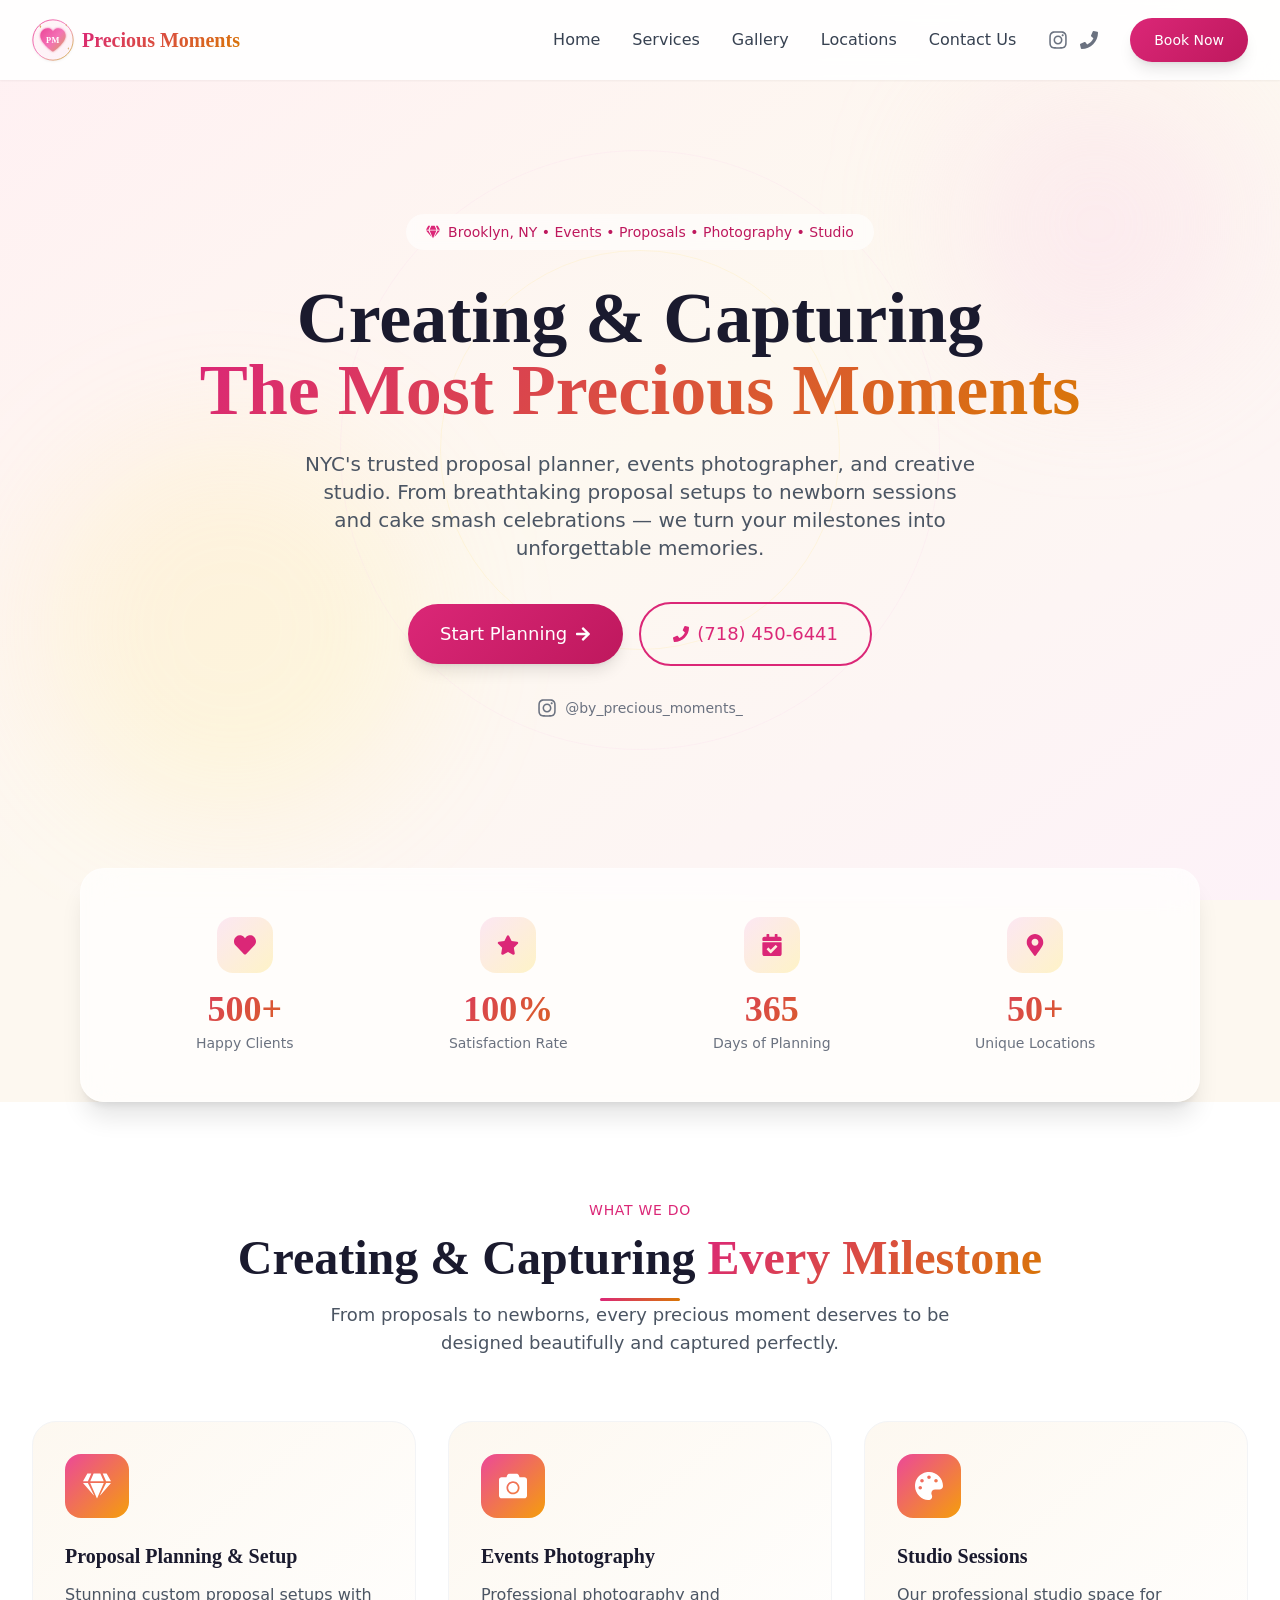
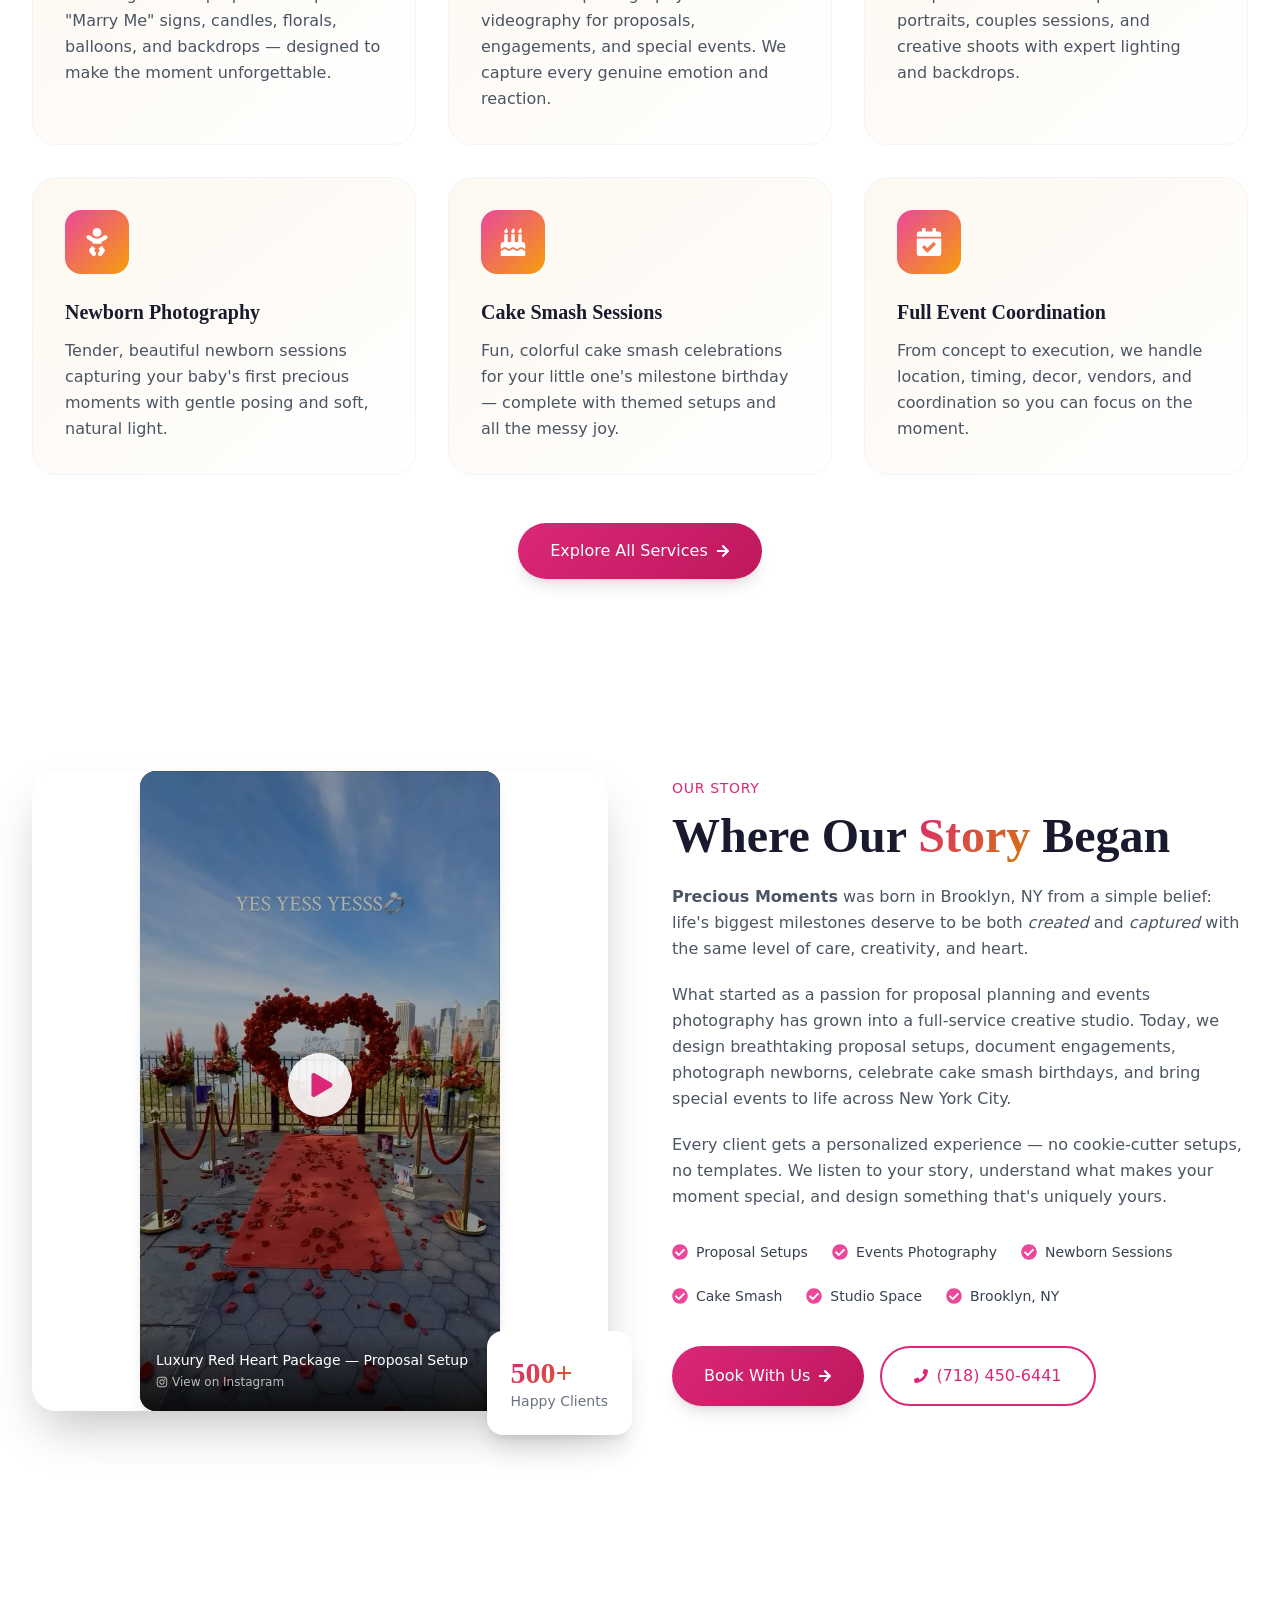
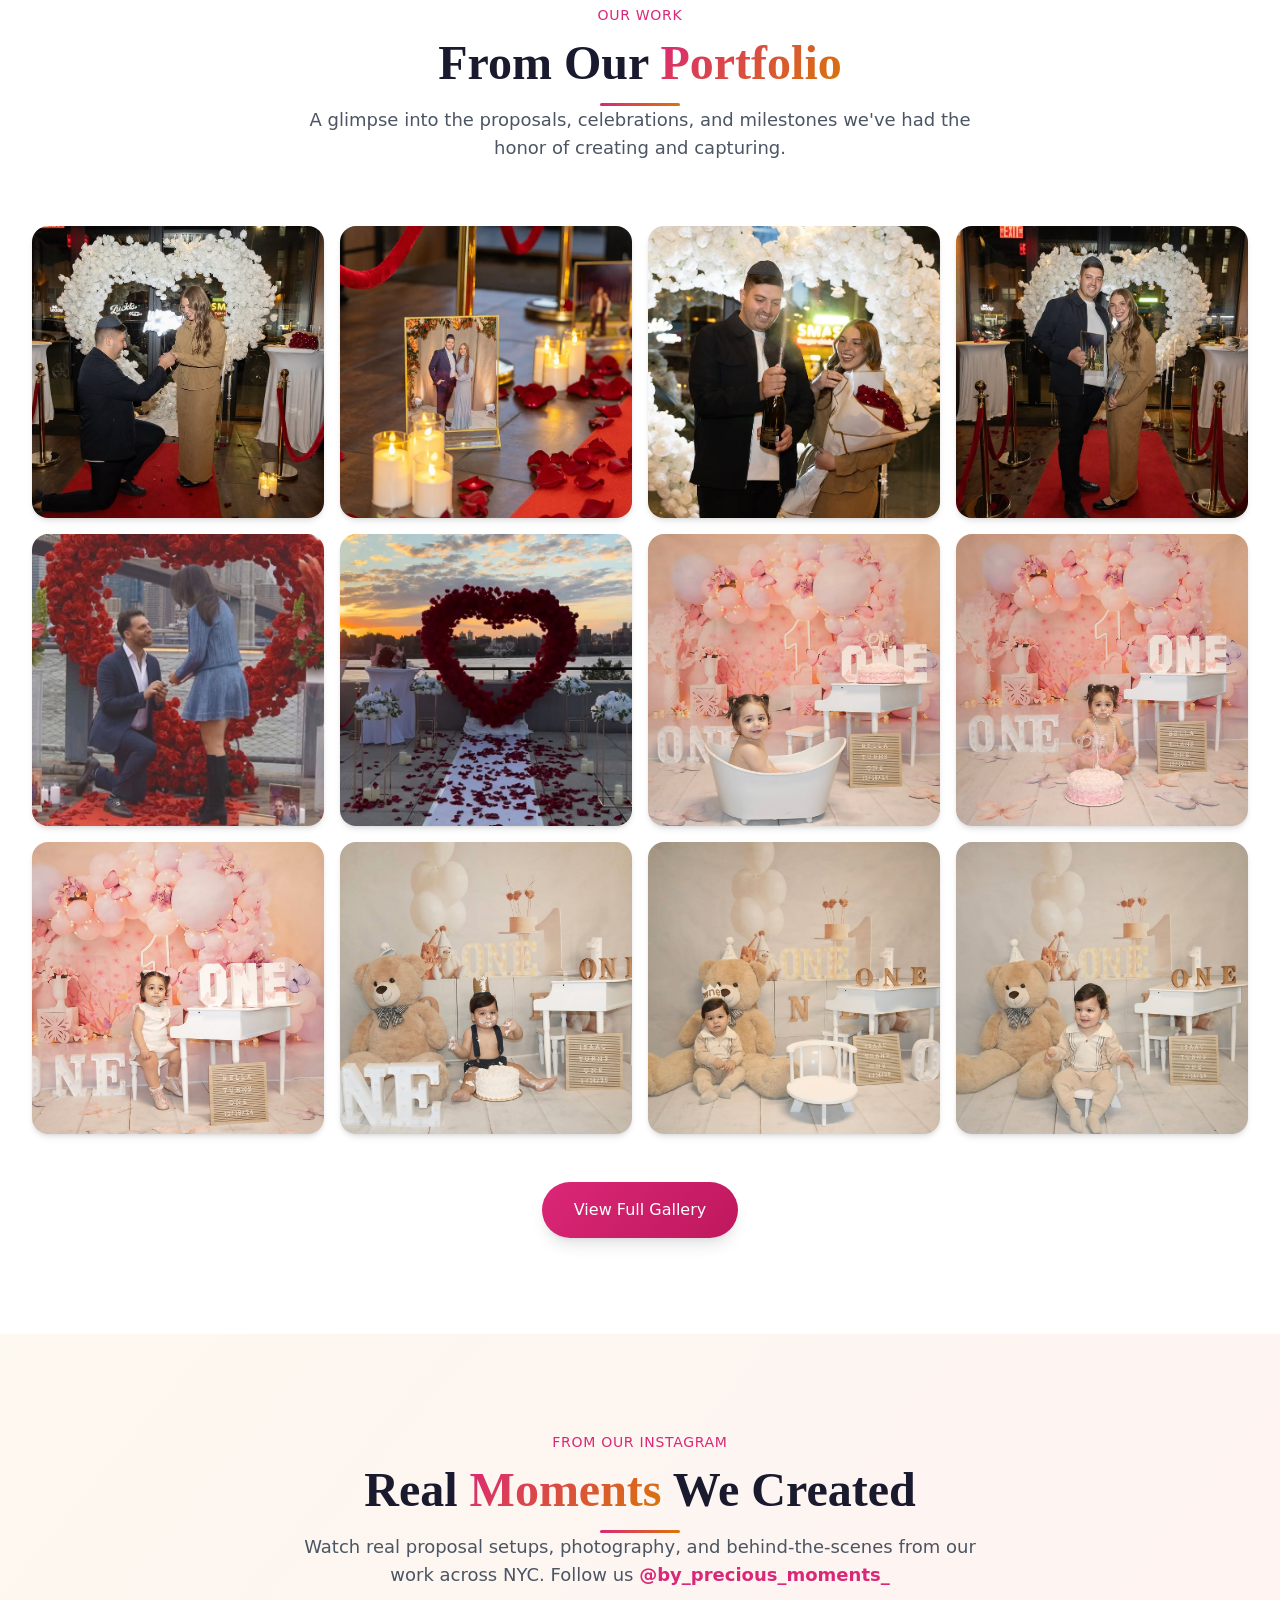
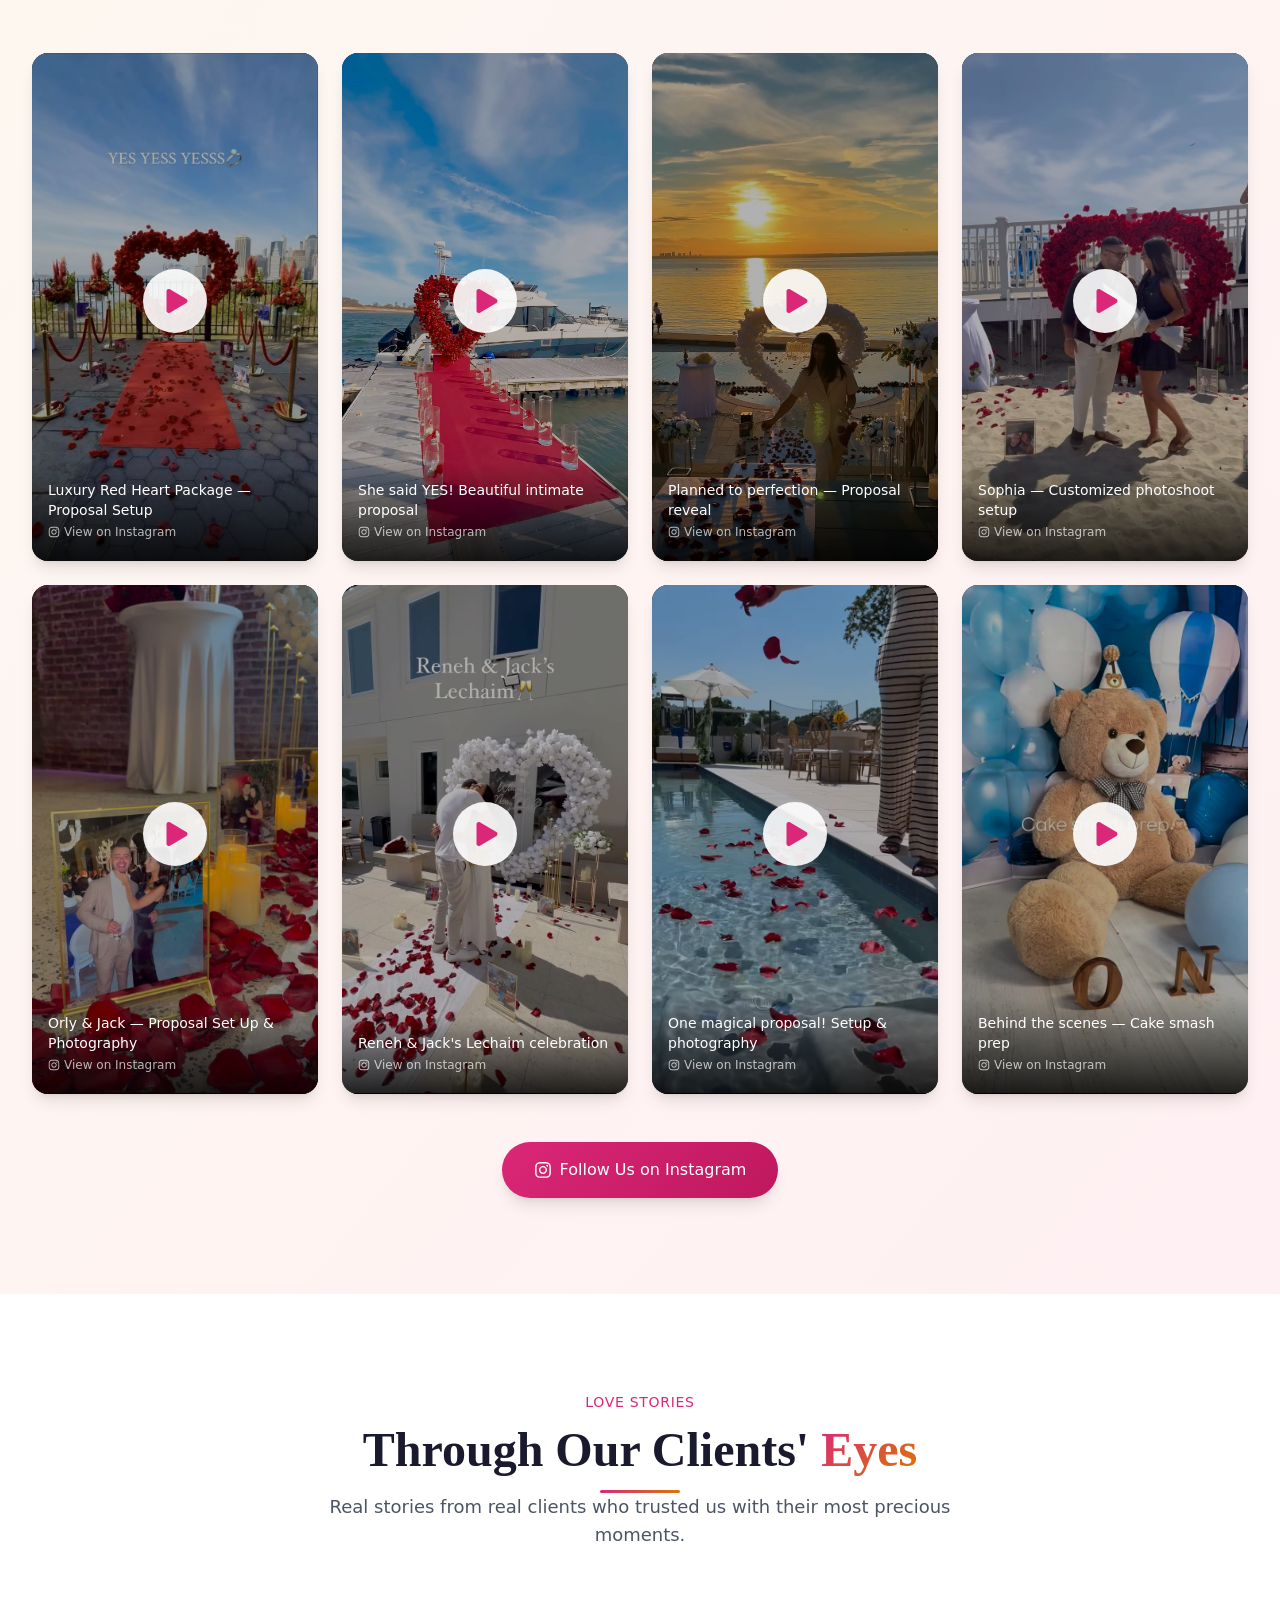
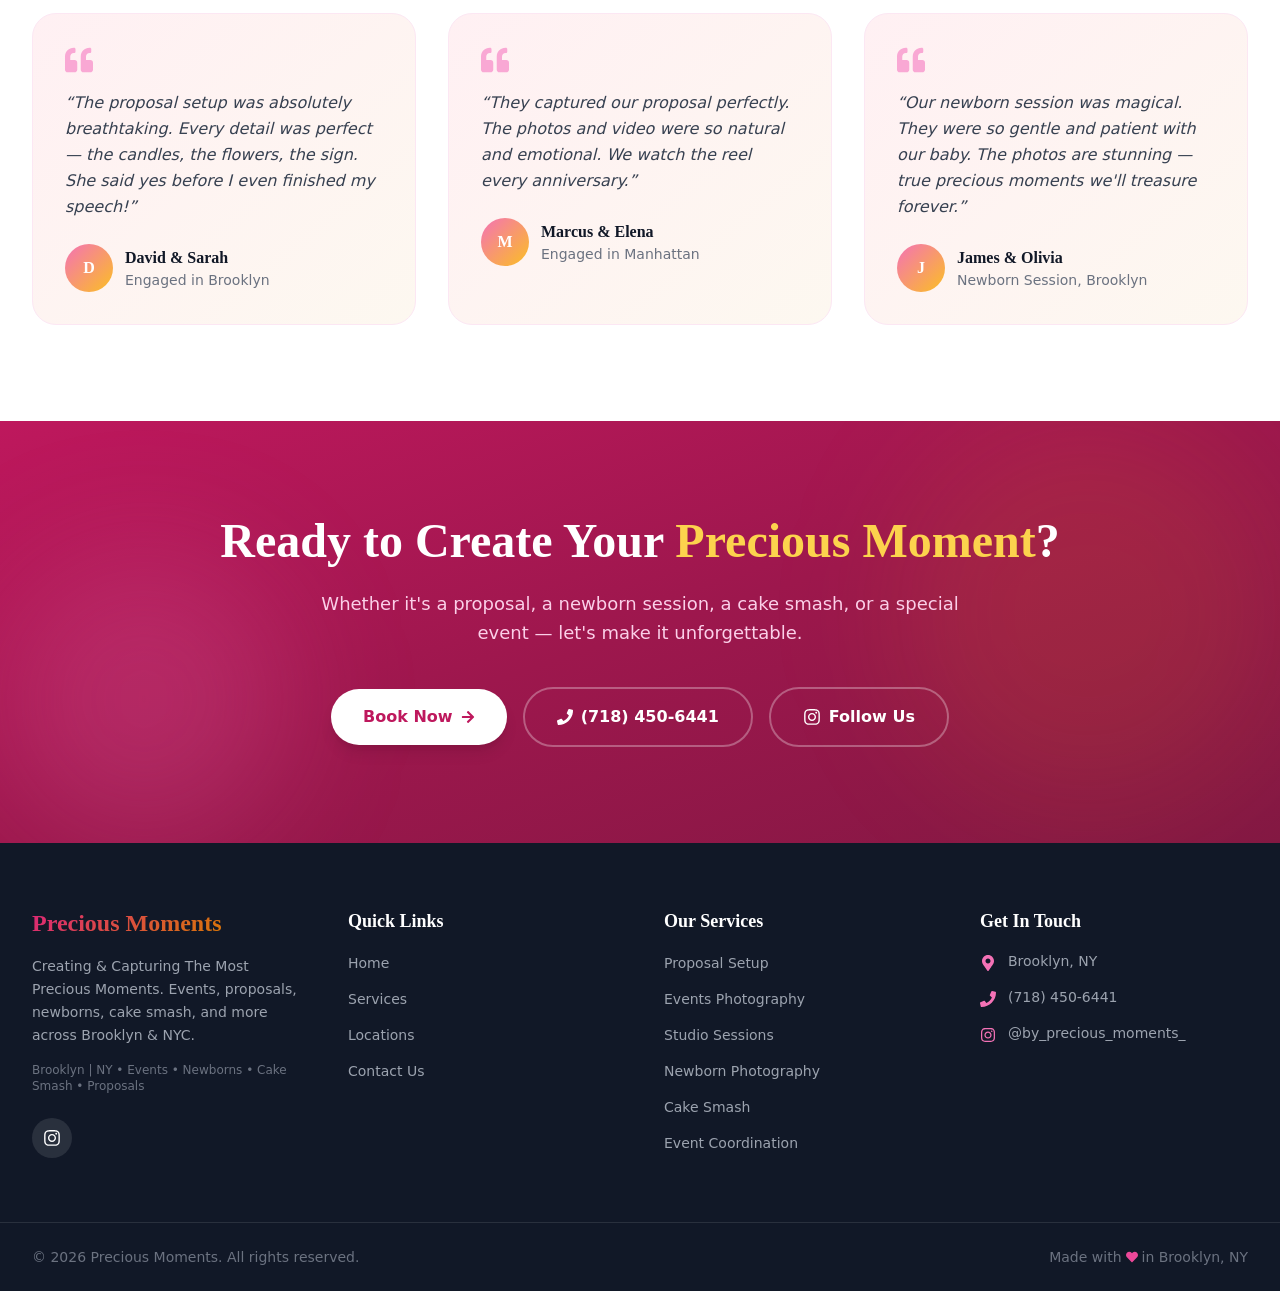
<file: index.html>
<!DOCTYPE html><html lang="en"><head><meta charSet="utf-8"/><meta name="viewport" content="width=device-width, initial-scale=1"/><link rel="stylesheet" href="/_next/static/css/c803396e19a8f529.css" data-precedence="next"/><link rel="preload" as="script" fetchPriority="low" href="/_next/static/chunks/webpack-a3c37fcbf859f6f9.js"/><script src="/_next/static/chunks/fd9d1056-74f9772e76a2e3aa.js" async=""></script><script src="/_next/static/chunks/117-345476ce096a8d08.js" async=""></script><script src="/_next/static/chunks/main-app-8a642477b52aa923.js" async=""></script><script src="/_next/static/chunks/8e1d74a4-e41f4e96ef0e1950.js" async=""></script><script src="/_next/static/chunks/599-c6e4dcf2e5b2fef2.js" async=""></script><script src="/_next/static/chunks/498-23d25856a78d8689.js" async=""></script><script src="/_next/static/chunks/800-3fa224bf98664abd.js" async=""></script><script src="/_next/static/chunks/app/page-39bbab13051880ac.js" async=""></script><script src="/_next/static/chunks/app/layout-0360034c27d101a9.js" async=""></script><title>Precious Moments | Events, Proposals, Photography &amp; Newborns in Brooklyn NY</title><meta name="description" content="Precious Moments — Creating &amp; Capturing The Most Precious Moments in Brooklyn, NY. Events, Newborns, Cake Smash, Proposals, Studio Sessions &amp; Photography."/><meta name="keywords" content="proposal planning Brooklyn NY, events photography NYC, newborn photography Brooklyn, cake smash photography, studio sessions NYC, event coordination, precious moments Brooklyn"/><meta property="og:title" content="Precious Moments | Events, Proposals, Photography &amp; Newborns in Brooklyn NY"/><meta property="og:description" content="Creating &amp; Capturing The Most Precious Moments. Events, proposals, newborns, cake smash, studio sessions &amp; more across Brooklyn &amp; NYC."/><meta property="og:locale" content="en_US"/><meta property="og:type" content="website"/><meta name="twitter:card" content="summary"/><meta name="twitter:title" content="Precious Moments | Events, Proposals, Photography &amp; Newborns in Brooklyn NY"/><meta name="twitter:description" content="Creating &amp; Capturing The Most Precious Moments. Events, proposals, newborns, cake smash, studio sessions &amp; more across Brooklyn &amp; NYC."/><link rel="icon" href="/icon.svg"/><link rel="apple-touch-icon" href="/apple-icon.svg"/><script src="/_next/static/chunks/polyfills-42372ed130431b0a.js" noModule=""></script></head><body class="bg-cream"><nav class="fixed top-0 left-0 right-0 z-50 transition-all duration-300 bg-white/90 backdrop-blur-md shadow-sm"><div class="max-w-7xl mx-auto px-4 sm:px-6 lg:px-8"><div class="flex items-center justify-between h-20"><a class="flex items-center space-x-2 group" href="/"><svg width="42" height="42" viewBox="0 0 100 100" fill="none" xmlns="http://www.w3.org/2000/svg" class="flex-shrink-0 drop-shadow-sm group-hover:scale-105 transition-transform duration-300"><defs><linearGradient id="navHeartGrad" x1="20" y1="25" x2="80" y2="80" gradientUnits="userSpaceOnUse"><stop offset="0%" stop-color="#ec4899"></stop><stop offset="50%" stop-color="#f472b6"></stop><stop offset="100%" stop-color="#d4a053"></stop></linearGradient><linearGradient id="navBgGrad" x1="0" y1="0" x2="100" y2="100" gradientUnits="userSpaceOnUse"><stop offset="0%" stop-color="#fff5f7"></stop><stop offset="100%" stop-color="#fdf2f8"></stop></linearGradient><filter id="navGlow" x="-20%" y="-20%" width="140%" height="140%"><feGaussianBlur stdDeviation="2" result="blur"></feGaussianBlur><feComposite in="SourceGraphic" in2="blur" operator="over"></feComposite></filter></defs><circle cx="50" cy="50" r="48" fill="url(#navBgGrad)" stroke="url(#navHeartGrad)" stroke-width="2"></circle><path d="M50 78 C50 78 20 58 20 40 C20 30 28 22 38 22 C44 22 48 26 50 30 C52 26 56 22 62 22 C72 22 80 30 80 40 C80 58 50 78 50 78Z" fill="url(#navHeartGrad)" filter="url(#navGlow)"></path><text x="50" y="56" text-anchor="middle" fill="white" font-size="20" font-weight="bold" font-family="Georgia, serif" letter-spacing="1">PM</text><g fill="#d4a053" opacity="0.9"><polygon points="18,18 20,14 22,18 20,22"></polygon><polygon points="80,15 81.5,12 83,15 81.5,18"></polygon><polygon points="85,70 86.5,67 88,70 86.5,73"></polygon></g></svg><div><span class="text-xl font-serif font-bold gradient-text">Precious Moments</span></div></a><div class="hidden md:flex items-center space-x-8"><a class="text-gray-700 hover:text-primary-600 font-medium transition-colors duration-200 relative group" href="/">Home<span class="absolute -bottom-1 left-0 w-0 h-0.5 bg-gradient-to-r from-primary-600 to-gold-500 transition-all duration-300 group-hover:w-full"></span></a><a class="text-gray-700 hover:text-primary-600 font-medium transition-colors duration-200 relative group" href="/services">Services<span class="absolute -bottom-1 left-0 w-0 h-0.5 bg-gradient-to-r from-primary-600 to-gold-500 transition-all duration-300 group-hover:w-full"></span></a><a class="text-gray-700 hover:text-primary-600 font-medium transition-colors duration-200 relative group" href="/gallery">Gallery<span class="absolute -bottom-1 left-0 w-0 h-0.5 bg-gradient-to-r from-primary-600 to-gold-500 transition-all duration-300 group-hover:w-full"></span></a><a class="text-gray-700 hover:text-primary-600 font-medium transition-colors duration-200 relative group" href="/locations">Locations<span class="absolute -bottom-1 left-0 w-0 h-0.5 bg-gradient-to-r from-primary-600 to-gold-500 transition-all duration-300 group-hover:w-full"></span></a><a class="text-gray-700 hover:text-primary-600 font-medium transition-colors duration-200 relative group" href="/contact">Contact Us<span class="absolute -bottom-1 left-0 w-0 h-0.5 bg-gradient-to-r from-primary-600 to-gold-500 transition-all duration-300 group-hover:w-full"></span></a><div class="flex items-center space-x-3 ml-4"><a href="https://www.instagram.com/by_precious_moments_/" target="_blank" rel="noopener noreferrer" class="text-gray-500 hover:text-primary-600 transition-colors" aria-label="Instagram"><svg stroke="currentColor" fill="currentColor" stroke-width="0" viewBox="0 0 448 512" height="20" width="20" xmlns="http://www.w3.org/2000/svg"><path d="M224.1 141c-63.6 0-114.9 51.3-114.9 114.9s51.3 114.9 114.9 114.9S339 319.5 339 255.9 287.7 141 224.1 141zm0 189.6c-41.1 0-74.7-33.5-74.7-74.7s33.5-74.7 74.7-74.7 74.7 33.5 74.7 74.7-33.6 74.7-74.7 74.7zm146.4-194.3c0 14.9-12 26.8-26.8 26.8-14.9 0-26.8-12-26.8-26.8s12-26.8 26.8-26.8 26.8 12 26.8 26.8zm76.1 27.2c-1.7-35.9-9.9-67.7-36.2-93.9-26.2-26.2-58-34.4-93.9-36.2-37-2.1-147.9-2.1-184.9 0-35.8 1.7-67.6 9.9-93.9 36.1s-34.4 58-36.2 93.9c-2.1 37-2.1 147.9 0 184.9 1.7 35.9 9.9 67.7 36.2 93.9s58 34.4 93.9 36.2c37 2.1 147.9 2.1 184.9 0 35.9-1.7 67.7-9.9 93.9-36.2 26.2-26.2 34.4-58 36.2-93.9 2.1-37 2.1-147.8 0-184.8zM398.8 388c-7.8 19.6-22.9 34.7-42.6 42.6-29.5 11.7-99.5 9-132.1 9s-102.7 2.6-132.1-9c-19.6-7.8-34.7-22.9-42.6-42.6-11.7-29.5-9-99.5-9-132.1s-2.6-102.7 9-132.1c7.8-19.6 22.9-34.7 42.6-42.6 29.5-11.7 99.5-9 132.1-9s102.7-2.6 132.1 9c19.6 7.8 34.7 22.9 42.6 42.6 11.7 29.5 9 99.5 9 132.1s2.7 102.7-9 132.1z"></path></svg></a><a href="tel:+17184506441" class="text-gray-500 hover:text-primary-600 transition-colors" aria-label="Call Us"><svg stroke="currentColor" fill="currentColor" stroke-width="0" viewBox="0 0 512 512" height="18" width="18" xmlns="http://www.w3.org/2000/svg"><path d="M493.4 24.6l-104-24c-11.3-2.6-22.9 3.3-27.5 13.9l-48 112c-4.2 9.8-1.4 21.3 6.9 28l60.6 49.6c-36 76.7-98.9 140.5-177.2 177.2l-49.6-60.6c-6.8-8.3-18.2-11.1-28-6.9l-112 48C3.9 366.5-2 378.1.6 389.4l24 104C27.1 504.2 36.7 512 48 512c256.1 0 464-207.5 464-464 0-11.2-7.7-20.9-18.6-23.4z"></path></svg></a></div><a class="btn-primary text-sm !px-6 !py-3" href="/contact">Book Now</a></div><button class="md:hidden p-2 text-gray-700" aria-label="Toggle navigation menu"><svg stroke="currentColor" fill="currentColor" stroke-width="0" viewBox="0 0 448 512" height="24" width="24" xmlns="http://www.w3.org/2000/svg"><path d="M16 132h416c8.837 0 16-7.163 16-16V76c0-8.837-7.163-16-16-16H16C7.163 60 0 67.163 0 76v40c0 8.837 7.163 16 16 16zm0 160h416c8.837 0 16-7.163 16-16v-40c0-8.837-7.163-16-16-16H16c-8.837 0-16 7.163-16 16v40c0 8.837 7.163 16 16 16zm0 160h416c8.837 0 16-7.163 16-16v-40c0-8.837-7.163-16-16-16H16c-8.837 0-16 7.163-16 16v40c0 8.837 7.163 16 16 16z"></path></svg></button></div></div><div class="md:hidden overflow-hidden transition-all duration-300 max-h-0 opacity-0"><div class="bg-white/95 backdrop-blur-md border-t px-4 py-6 space-y-4"><a class="block text-gray-700 hover:text-primary-600 font-medium py-2" href="/">Home</a><a class="block text-gray-700 hover:text-primary-600 font-medium py-2" href="/services">Services</a><a class="block text-gray-700 hover:text-primary-600 font-medium py-2" href="/gallery">Gallery</a><a class="block text-gray-700 hover:text-primary-600 font-medium py-2" href="/locations">Locations</a><a class="block text-gray-700 hover:text-primary-600 font-medium py-2" href="/contact">Contact Us</a><a href="tel:+17184506441" class="block text-gray-700 hover:text-primary-600 font-medium py-2">📞 (718) 450-6441</a><a class="btn-primary text-sm !px-6 !py-3 w-full text-center" href="/contact">Book Now</a></div></div></nav><main><section class="relative min-h-screen flex items-center justify-center overflow-hidden"><div class="absolute inset-0 bg-gradient-to-br from-blush via-cream to-primary-50"></div><div class="absolute top-20 right-10 w-72 h-72 bg-primary-200/30 rounded-full blur-3xl animate-float"></div><div class="absolute bottom-20 left-10 w-96 h-96 bg-gold-200/20 rounded-full blur-3xl"></div><div class="absolute top-1/2 left-1/2 -translate-x-1/2 -translate-y-1/2 w-[600px] h-[600px] border border-primary-200/20 rounded-full"></div><div class="absolute top-1/2 left-1/2 -translate-x-1/2 -translate-y-1/2 w-[400px] h-[400px] border border-gold-200/20 rounded-full"></div><div class="relative z-10 max-w-5xl mx-auto px-4 text-center pt-24 pb-16"><div class="inline-flex items-center gap-2 bg-white/60 backdrop-blur-sm rounded-full px-5 py-2 mb-8 animate-fade-in-up"><svg stroke="currentColor" fill="currentColor" stroke-width="0" viewBox="0 0 576 512" class="text-primary-600" height="14" width="14" xmlns="http://www.w3.org/2000/svg"><path d="M485.5 0L576 160H474.9L405.7 0h79.8zm-128 0l69.2 160H149.3L218.5 0h139zm-267 0h79.8l-69.2 160H0L90.5 0zM0 192h100.7l123 251.7c1.5 3.1-2.7 5.9-5 3.3L0 192zm148.2 0h279.6l-137 318.2c-1 2.4-4.5 2.4-5.5 0L148.2 192zm204.1 251.7l123-251.7H576L357.3 446.9c-2.3 2.7-6.5-.1-5-3.2z"></path></svg><span class="text-sm font-medium text-primary-700">Brooklyn, NY • Events • Proposals • Photography • Studio</span></div><h1 class="text-5xl sm:text-6xl lg:text-7xl font-serif font-bold leading-tight mb-6 animate-fade-in-up">Creating &amp; Capturing<span class="block gradient-text">The Most Precious Moments</span></h1><p class="text-lg sm:text-xl text-gray-600 max-w-2xl mx-auto mb-10 leading-relaxed animate-fade-in-up-delay-1">NYC&#x27;s trusted proposal planner, events photographer, and creative studio. From breathtaking proposal setups to newborn sessions and cake smash celebrations — we turn your milestones into unforgettable memories.</p><div class="flex flex-col sm:flex-row items-center justify-center gap-4 animate-fade-in-up-delay-2"><a class="btn-primary text-lg" href="/contact">Start Planning<svg stroke="currentColor" fill="currentColor" stroke-width="0" viewBox="0 0 448 512" class="ml-2" height="16" width="16" xmlns="http://www.w3.org/2000/svg"><path d="M190.5 66.9l22.2-22.2c9.4-9.4 24.6-9.4 33.9 0L441 239c9.4 9.4 9.4 24.6 0 33.9L246.6 467.3c-9.4 9.4-24.6 9.4-33.9 0l-22.2-22.2c-9.5-9.5-9.3-25 .4-34.3L311.4 296H24c-13.3 0-24-10.7-24-24v-32c0-13.3 10.7-24 24-24h287.4L190.9 101.2c-9.8-9.3-10-24.8-.4-34.3z"></path></svg></a><a href="tel:+17184506441" class="btn-secondary text-lg"><svg stroke="currentColor" fill="currentColor" stroke-width="0" viewBox="0 0 512 512" class="mr-2" height="16" width="16" xmlns="http://www.w3.org/2000/svg"><path d="M493.4 24.6l-104-24c-11.3-2.6-22.9 3.3-27.5 13.9l-48 112c-4.2 9.8-1.4 21.3 6.9 28l60.6 49.6c-36 76.7-98.9 140.5-177.2 177.2l-49.6-60.6c-6.8-8.3-18.2-11.1-28-6.9l-112 48C3.9 366.5-2 378.1.6 389.4l24 104C27.1 504.2 36.7 512 48 512c256.1 0 464-207.5 464-464 0-11.2-7.7-20.9-18.6-23.4z"></path></svg>(718) 450-6441</a></div><div class="flex items-center justify-center gap-6 mt-8 animate-fade-in-up-delay-3"><a href="https://www.instagram.com/by_precious_moments_/" target="_blank" rel="noopener noreferrer" class="flex items-center gap-2 text-gray-500 hover:text-primary-600 transition-colors"><svg stroke="currentColor" fill="currentColor" stroke-width="0" viewBox="0 0 448 512" height="20" width="20" xmlns="http://www.w3.org/2000/svg"><path d="M224.1 141c-63.6 0-114.9 51.3-114.9 114.9s51.3 114.9 114.9 114.9S339 319.5 339 255.9 287.7 141 224.1 141zm0 189.6c-41.1 0-74.7-33.5-74.7-74.7s33.5-74.7 74.7-74.7 74.7 33.5 74.7 74.7-33.6 74.7-74.7 74.7zm146.4-194.3c0 14.9-12 26.8-26.8 26.8-14.9 0-26.8-12-26.8-26.8s12-26.8 26.8-26.8 26.8 12 26.8 26.8zm76.1 27.2c-1.7-35.9-9.9-67.7-36.2-93.9-26.2-26.2-58-34.4-93.9-36.2-37-2.1-147.9-2.1-184.9 0-35.8 1.7-67.6 9.9-93.9 36.1s-34.4 58-36.2 93.9c-2.1 37-2.1 147.9 0 184.9 1.7 35.9 9.9 67.7 36.2 93.9s58 34.4 93.9 36.2c37 2.1 147.9 2.1 184.9 0 35.9-1.7 67.7-9.9 93.9-36.2 26.2-26.2 34.4-58 36.2-93.9 2.1-37 2.1-147.8 0-184.8zM398.8 388c-7.8 19.6-22.9 34.7-42.6 42.6-29.5 11.7-99.5 9-132.1 9s-102.7 2.6-132.1-9c-19.6-7.8-34.7-22.9-42.6-42.6-11.7-29.5-9-99.5-9-132.1s-2.6-102.7 9-132.1c7.8-19.6 22.9-34.7 42.6-42.6 29.5-11.7 99.5-9 132.1-9s102.7-2.6 132.1 9c19.6 7.8 34.7 22.9 42.6 42.6 11.7 29.5 9 99.5 9 132.1s2.7 102.7-9 132.1z"></path></svg><span class="text-sm font-medium">@by_precious_moments_</span></a></div></div></section><section class="relative -mt-8 z-20 max-w-6xl mx-auto px-4"><div class="glass-card rounded-3xl p-8 sm:p-12 shadow-xl"><div class="grid grid-cols-2 lg:grid-cols-4 gap-8"><div class="text-center group"><div class="inline-flex items-center justify-center w-14 h-14 rounded-2xl bg-gradient-to-br from-primary-100 to-gold-100 mb-4 group-hover:scale-110 transition-transform"><svg stroke="currentColor" fill="currentColor" stroke-width="0" viewBox="0 0 512 512" class="text-primary-600" height="22" width="22" xmlns="http://www.w3.org/2000/svg"><path d="M462.3 62.6C407.5 15.9 326 24.3 275.7 76.2L256 96.5l-19.7-20.3C186.1 24.3 104.5 15.9 49.7 62.6c-62.8 53.6-66.1 149.8-9.9 207.9l193.5 199.8c12.5 12.9 32.8 12.9 45.3 0l193.5-199.8c56.3-58.1 53-154.3-9.8-207.9z"></path></svg></div><div class="text-3xl sm:text-4xl font-serif font-bold gradient-text mb-1">500+</div><div class="text-gray-500 text-sm font-medium">Happy Clients</div></div><div class="text-center group"><div class="inline-flex items-center justify-center w-14 h-14 rounded-2xl bg-gradient-to-br from-primary-100 to-gold-100 mb-4 group-hover:scale-110 transition-transform"><svg stroke="currentColor" fill="currentColor" stroke-width="0" viewBox="0 0 576 512" class="text-primary-600" height="22" width="22" xmlns="http://www.w3.org/2000/svg"><path d="M259.3 17.8L194 150.2 47.9 171.5c-26.2 3.8-36.7 36.1-17.7 54.6l105.7 103-25 145.5c-4.5 26.3 23.2 46 46.4 33.7L288 439.6l130.7 68.7c23.2 12.2 50.9-7.4 46.4-33.7l-25-145.5 105.7-103c19-18.5 8.5-50.8-17.7-54.6L382 150.2 316.7 17.8c-11.7-23.6-45.6-23.9-57.4 0z"></path></svg></div><div class="text-3xl sm:text-4xl font-serif font-bold gradient-text mb-1">100%</div><div class="text-gray-500 text-sm font-medium">Satisfaction Rate</div></div><div class="text-center group"><div class="inline-flex items-center justify-center w-14 h-14 rounded-2xl bg-gradient-to-br from-primary-100 to-gold-100 mb-4 group-hover:scale-110 transition-transform"><svg stroke="currentColor" fill="currentColor" stroke-width="0" viewBox="0 0 448 512" class="text-primary-600" height="22" width="22" xmlns="http://www.w3.org/2000/svg"><path d="M436 160H12c-6.627 0-12-5.373-12-12v-36c0-26.51 21.49-48 48-48h48V12c0-6.627 5.373-12 12-12h40c6.627 0 12 5.373 12 12v52h128V12c0-6.627 5.373-12 12-12h40c6.627 0 12 5.373 12 12v52h48c26.51 0 48 21.49 48 48v36c0 6.627-5.373 12-12 12zM12 192h424c6.627 0 12 5.373 12 12v260c0 26.51-21.49 48-48 48H48c-26.51 0-48-21.49-48-48V204c0-6.627 5.373-12 12-12zm333.296 95.947l-28.169-28.398c-4.667-4.705-12.265-4.736-16.97-.068L194.12 364.665l-45.98-46.352c-4.667-4.705-12.266-4.736-16.971-.068l-28.397 28.17c-4.705 4.667-4.736 12.265-.068 16.97l82.601 83.269c4.667 4.705 12.265 4.736 16.97.068l142.953-141.805c4.705-4.667 4.736-12.265.068-16.97z"></path></svg></div><div class="text-3xl sm:text-4xl font-serif font-bold gradient-text mb-1">365</div><div class="text-gray-500 text-sm font-medium">Days of Planning</div></div><div class="text-center group"><div class="inline-flex items-center justify-center w-14 h-14 rounded-2xl bg-gradient-to-br from-primary-100 to-gold-100 mb-4 group-hover:scale-110 transition-transform"><svg stroke="currentColor" fill="currentColor" stroke-width="0" viewBox="0 0 384 512" class="text-primary-600" height="22" width="22" xmlns="http://www.w3.org/2000/svg"><path d="M172.268 501.67C26.97 291.031 0 269.413 0 192 0 85.961 85.961 0 192 0s192 85.961 192 192c0 77.413-26.97 99.031-172.268 309.67-9.535 13.774-29.93 13.773-39.464 0zM192 272c44.183 0 80-35.817 80-80s-35.817-80-80-80-80 35.817-80 80 35.817 80 80 80z"></path></svg></div><div class="text-3xl sm:text-4xl font-serif font-bold gradient-text mb-1">50+</div><div class="text-gray-500 text-sm font-medium">Unique Locations</div></div></div></div></section><section class="py-24 bg-white"><div class="max-w-7xl mx-auto px-4 sm:px-6 lg:px-8"><div class="text-center mb-16"><span class="text-primary-600 font-medium text-sm uppercase tracking-wider">What We Do</span><h2 class="text-4xl sm:text-5xl font-serif font-bold mt-3 mb-4">Creating &amp; Capturing<!-- --> <span class="gradient-text">Every Milestone</span></h2><div class="section-divider mb-6"></div><p class="text-gray-600 max-w-2xl mx-auto text-lg">From proposals to newborns, every precious moment deserves to be designed beautifully and captured perfectly.</p></div><div class="grid grid-cols-1 md:grid-cols-2 lg:grid-cols-3 gap-8"><div class="group p-8 rounded-3xl bg-gradient-to-br from-cream to-white border border-gray-100 hover:shadow-2xl hover:-translate-y-2 transition-all duration-500"><div class="w-16 h-16 rounded-2xl bg-gradient-to-br from-primary-500 to-gold-500 flex items-center justify-center mb-6 group-hover:scale-110 transition-transform duration-300"><svg stroke="currentColor" fill="currentColor" stroke-width="0" viewBox="0 0 576 512" class="text-white" height="28" width="28" xmlns="http://www.w3.org/2000/svg"><path d="M485.5 0L576 160H474.9L405.7 0h79.8zm-128 0l69.2 160H149.3L218.5 0h139zm-267 0h79.8l-69.2 160H0L90.5 0zM0 192h100.7l123 251.7c1.5 3.1-2.7 5.9-5 3.3L0 192zm148.2 0h279.6l-137 318.2c-1 2.4-4.5 2.4-5.5 0L148.2 192zm204.1 251.7l123-251.7H576L357.3 446.9c-2.3 2.7-6.5-.1-5-3.2z"></path></svg></div><h3 class="text-xl font-serif font-bold mb-3">Proposal Planning &amp; Setup</h3><p class="text-gray-600 leading-relaxed">Stunning custom proposal setups with &quot;Marry Me&quot; signs, candles, florals, balloons, and backdrops — designed to make the moment unforgettable.</p></div><div class="group p-8 rounded-3xl bg-gradient-to-br from-cream to-white border border-gray-100 hover:shadow-2xl hover:-translate-y-2 transition-all duration-500"><div class="w-16 h-16 rounded-2xl bg-gradient-to-br from-primary-500 to-gold-500 flex items-center justify-center mb-6 group-hover:scale-110 transition-transform duration-300"><svg stroke="currentColor" fill="currentColor" stroke-width="0" viewBox="0 0 512 512" class="text-white" height="28" width="28" xmlns="http://www.w3.org/2000/svg"><path d="M512 144v288c0 26.5-21.5 48-48 48H48c-26.5 0-48-21.5-48-48V144c0-26.5 21.5-48 48-48h88l12.3-32.9c7-18.7 24.9-31.1 44.9-31.1h125.5c20 0 37.9 12.4 44.9 31.1L376 96h88c26.5 0 48 21.5 48 48zM376 288c0-66.2-53.8-120-120-120s-120 53.8-120 120 53.8 120 120 120 120-53.8 120-120zm-32 0c0 48.5-39.5 88-88 88s-88-39.5-88-88 39.5-88 88-88 88 39.5 88 88z"></path></svg></div><h3 class="text-xl font-serif font-bold mb-3">Events Photography</h3><p class="text-gray-600 leading-relaxed">Professional photography and videography for proposals, engagements, and special events. We capture every genuine emotion and reaction.</p></div><div class="group p-8 rounded-3xl bg-gradient-to-br from-cream to-white border border-gray-100 hover:shadow-2xl hover:-translate-y-2 transition-all duration-500"><div class="w-16 h-16 rounded-2xl bg-gradient-to-br from-primary-500 to-gold-500 flex items-center justify-center mb-6 group-hover:scale-110 transition-transform duration-300"><svg stroke="currentColor" fill="currentColor" stroke-width="0" viewBox="0 0 512 512" class="text-white" height="28" width="28" xmlns="http://www.w3.org/2000/svg"><path d="M204.3 5C104.9 24.4 24.8 104.3 5.2 203.4c-37 187 131.7 326.4 258.8 306.7 41.2-6.4 61.4-54.6 42.5-91.7-23.1-45.4 9.9-98.4 60.9-98.4h79.7c35.8 0 64.8-29.6 64.9-65.3C511.5 97.1 368.1-26.9 204.3 5zM96 320c-17.7 0-32-14.3-32-32s14.3-32 32-32 32 14.3 32 32-14.3 32-32 32zm32-128c-17.7 0-32-14.3-32-32s14.3-32 32-32 32 14.3 32 32-14.3 32-32 32zm128-64c-17.7 0-32-14.3-32-32s14.3-32 32-32 32 14.3 32 32-14.3 32-32 32zm128 64c-17.7 0-32-14.3-32-32s14.3-32 32-32 32 14.3 32 32-14.3 32-32 32z"></path></svg></div><h3 class="text-xl font-serif font-bold mb-3">Studio Sessions</h3><p class="text-gray-600 leading-relaxed">Our professional studio space for portraits, couples sessions, and creative shoots with expert lighting and backdrops.</p></div><div class="group p-8 rounded-3xl bg-gradient-to-br from-cream to-white border border-gray-100 hover:shadow-2xl hover:-translate-y-2 transition-all duration-500"><div class="w-16 h-16 rounded-2xl bg-gradient-to-br from-primary-500 to-gold-500 flex items-center justify-center mb-6 group-hover:scale-110 transition-transform duration-300"><svg stroke="currentColor" fill="currentColor" stroke-width="0" viewBox="0 0 384 512" class="text-white" height="28" width="28" xmlns="http://www.w3.org/2000/svg"><path d="M192 160c44.2 0 80-35.8 80-80S236.2 0 192 0s-80 35.8-80 80 35.8 80 80 80zm-53.4 248.8l25.6-32-61.5-51.2L56.8 383c-11.4 14.2-11.7 34.4-.8 49l48 64c7.9 10.5 19.9 16 32 16 8.3 0 16.8-2.6 24-8 17.7-13.2 21.2-38.3 8-56l-29.4-39.2zm142.7-83.2l-61.5 51.2 25.6 32L216 448c-13.2 17.7-9.7 42.8 8 56 7.2 5.4 15.6 8 24 8 12.2 0 24.2-5.5 32-16l48-64c10.9-14.6 10.6-34.8-.8-49l-45.9-57.4zM376.7 145c-12.7-18.1-37.6-22.4-55.7-9.8l-40.6 28.5c-52.7 37-124.2 37-176.8 0L63 135.3C44.9 122.6 20 127 7.3 145-5.4 163.1-1 188 17 200.7l40.6 28.5c17 11.9 35.4 20.9 54.4 27.9V288h160v-30.8c19-7 37.4-16 54.4-27.9l40.6-28.5c18.1-12.8 22.4-37.7 9.7-55.8z"></path></svg></div><h3 class="text-xl font-serif font-bold mb-3">Newborn Photography</h3><p class="text-gray-600 leading-relaxed">Tender, beautiful newborn sessions capturing your baby&#x27;s first precious moments with gentle posing and soft, natural light.</p></div><div class="group p-8 rounded-3xl bg-gradient-to-br from-cream to-white border border-gray-100 hover:shadow-2xl hover:-translate-y-2 transition-all duration-500"><div class="w-16 h-16 rounded-2xl bg-gradient-to-br from-primary-500 to-gold-500 flex items-center justify-center mb-6 group-hover:scale-110 transition-transform duration-300"><svg stroke="currentColor" fill="currentColor" stroke-width="0" viewBox="0 0 448 512" class="text-white" height="28" width="28" xmlns="http://www.w3.org/2000/svg"><path d="M448 384c-28.02 0-31.26-32-74.5-32-43.43 0-46.825 32-74.75 32-27.695 0-31.454-32-74.75-32-42.842 0-47.218 32-74.5 32-28.148 0-31.202-32-74.75-32-43.547 0-46.653 32-74.75 32v-80c0-26.5 21.5-48 48-48h16V112h64v144h64V112h64v144h64V112h64v144h16c26.5 0 48 21.5 48 48v80zm0 128H0v-96c43.356 0 46.767-32 74.75-32 27.951 0 31.253 32 74.75 32 42.843 0 47.217-32 74.5-32 28.148 0 31.201 32 74.75 32 43.357 0 46.767-32 74.75-32 27.488 0 31.252 32 74.5 32v96zM96 96c-17.75 0-32-14.25-32-32 0-31 32-23 32-64 12 0 32 29.5 32 56s-14.25 40-32 40zm128 0c-17.75 0-32-14.25-32-32 0-31 32-23 32-64 12 0 32 29.5 32 56s-14.25 40-32 40zm128 0c-17.75 0-32-14.25-32-32 0-31 32-23 32-64 12 0 32 29.5 32 56s-14.25 40-32 40z"></path></svg></div><h3 class="text-xl font-serif font-bold mb-3">Cake Smash Sessions</h3><p class="text-gray-600 leading-relaxed">Fun, colorful cake smash celebrations for your little one&#x27;s milestone birthday — complete with themed setups and all the messy joy.</p></div><div class="group p-8 rounded-3xl bg-gradient-to-br from-cream to-white border border-gray-100 hover:shadow-2xl hover:-translate-y-2 transition-all duration-500"><div class="w-16 h-16 rounded-2xl bg-gradient-to-br from-primary-500 to-gold-500 flex items-center justify-center mb-6 group-hover:scale-110 transition-transform duration-300"><svg stroke="currentColor" fill="currentColor" stroke-width="0" viewBox="0 0 448 512" class="text-white" height="28" width="28" xmlns="http://www.w3.org/2000/svg"><path d="M436 160H12c-6.627 0-12-5.373-12-12v-36c0-26.51 21.49-48 48-48h48V12c0-6.627 5.373-12 12-12h40c6.627 0 12 5.373 12 12v52h128V12c0-6.627 5.373-12 12-12h40c6.627 0 12 5.373 12 12v52h48c26.51 0 48 21.49 48 48v36c0 6.627-5.373 12-12 12zM12 192h424c6.627 0 12 5.373 12 12v260c0 26.51-21.49 48-48 48H48c-26.51 0-48-21.49-48-48V204c0-6.627 5.373-12 12-12zm333.296 95.947l-28.169-28.398c-4.667-4.705-12.265-4.736-16.97-.068L194.12 364.665l-45.98-46.352c-4.667-4.705-12.266-4.736-16.971-.068l-28.397 28.17c-4.705 4.667-4.736 12.265-.068 16.97l82.601 83.269c4.667 4.705 12.265 4.736 16.97.068l142.953-141.805c4.705-4.667 4.736-12.265.068-16.97z"></path></svg></div><h3 class="text-xl font-serif font-bold mb-3">Full Event Coordination</h3><p class="text-gray-600 leading-relaxed">From concept to execution, we handle location, timing, decor, vendors, and coordination so you can focus on the moment.</p></div></div><div class="text-center mt-12"><a class="btn-primary" href="/services">Explore All Services<svg stroke="currentColor" fill="currentColor" stroke-width="0" viewBox="0 0 448 512" class="ml-2" height="14" width="14" xmlns="http://www.w3.org/2000/svg"><path d="M190.5 66.9l22.2-22.2c9.4-9.4 24.6-9.4 33.9 0L441 239c9.4 9.4 9.4 24.6 0 33.9L246.6 467.3c-9.4 9.4-24.6 9.4-33.9 0l-22.2-22.2c-9.5-9.5-9.3-25 .4-34.3L311.4 296H24c-13.3 0-24-10.7-24-24v-32c0-13.3 10.7-24 24-24h287.4L190.9 101.2c-9.8-9.3-10-24.8-.4-34.3z"></path></svg></a></div></div></section><section class="py-24 bg-white"><div class="max-w-7xl mx-auto px-4 sm:px-6 lg:px-8"><div class="grid lg:grid-cols-2 gap-16 items-center"><div class="relative"><div class="relative rounded-3xl overflow-hidden shadow-2xl"><div class="group relative rounded-2xl overflow-hidden shadow-lg bg-black aspect-[9/16] max-w-[360px] mx-auto"><video src="/images/reels/luxury-red-heart-proposal.mp4" poster="/images/reels/luxury-red-heart-proposal-thumb.jpg" playsInline="" preload="none" class="w-full h-full object-cover"></video><button class="absolute inset-0 flex flex-col items-center justify-center bg-black/30 hover:bg-black/40 transition-colors cursor-pointer"><div class="w-16 h-16 rounded-full bg-white/90 flex items-center justify-center mb-3 group-hover:scale-110 transition-transform"><svg stroke="currentColor" fill="currentColor" stroke-width="0" viewBox="0 0 448 512" class="text-primary-600 ml-1" height="24" width="24" xmlns="http://www.w3.org/2000/svg"><path d="M424.4 214.7L72.4 6.6C43.8-10.3 0 6.1 0 47.9V464c0 37.5 40.7 60.1 72.4 41.3l352-208c31.4-18.5 31.5-64.1 0-82.6z"></path></svg></div></button><div class="absolute bottom-0 left-0 right-0 p-4 bg-gradient-to-t from-black/80 to-transparent"><p class="text-white text-sm font-medium">Luxury Red Heart Package — Proposal Setup</p><a href="https://www.instagram.com/reel/DQP-pGkjjBQ/" target="_blank" rel="noopener noreferrer" class="inline-flex items-center gap-1 text-white/70 hover:text-white text-xs mt-1 transition-colors"><svg stroke="currentColor" fill="currentColor" stroke-width="0" viewBox="0 0 448 512" height="12" width="12" xmlns="http://www.w3.org/2000/svg"><path d="M224.1 141c-63.6 0-114.9 51.3-114.9 114.9s51.3 114.9 114.9 114.9S339 319.5 339 255.9 287.7 141 224.1 141zm0 189.6c-41.1 0-74.7-33.5-74.7-74.7s33.5-74.7 74.7-74.7 74.7 33.5 74.7 74.7-33.6 74.7-74.7 74.7zm146.4-194.3c0 14.9-12 26.8-26.8 26.8-14.9 0-26.8-12-26.8-26.8s12-26.8 26.8-26.8 26.8 12 26.8 26.8zm76.1 27.2c-1.7-35.9-9.9-67.7-36.2-93.9-26.2-26.2-58-34.4-93.9-36.2-37-2.1-147.9-2.1-184.9 0-35.8 1.7-67.6 9.9-93.9 36.1s-34.4 58-36.2 93.9c-2.1 37-2.1 147.9 0 184.9 1.7 35.9 9.9 67.7 36.2 93.9s58 34.4 93.9 36.2c37 2.1 147.9 2.1 184.9 0 35.9-1.7 67.7-9.9 93.9-36.2 26.2-26.2 34.4-58 36.2-93.9 2.1-37 2.1-147.8 0-184.8zM398.8 388c-7.8 19.6-22.9 34.7-42.6 42.6-29.5 11.7-99.5 9-132.1 9s-102.7 2.6-132.1-9c-19.6-7.8-34.7-22.9-42.6-42.6-11.7-29.5-9-99.5-9-132.1s-2.6-102.7 9-132.1c7.8-19.6 22.9-34.7 42.6-42.6 29.5-11.7 99.5-9 132.1-9s102.7-2.6 132.1 9c19.6 7.8 34.7 22.9 42.6 42.6 11.7 29.5 9 99.5 9 132.1s2.7 102.7-9 132.1z"></path></svg>View on Instagram</a></div></div></div><div class="absolute -bottom-6 -right-6 bg-white rounded-2xl shadow-xl p-6 animate-float"><div class="text-3xl font-serif font-bold gradient-text">500+</div><div class="text-gray-500 text-sm">Happy Clients</div></div></div><div><span class="text-primary-600 font-medium text-sm uppercase tracking-wider">Our Story</span><h2 class="text-4xl sm:text-5xl font-serif font-bold mt-3 mb-6">Where Our <span class="gradient-text">Story</span> Began</h2><div class="space-y-5 text-gray-600 leading-relaxed"><p><strong>Precious Moments</strong> was born in Brooklyn, NY from a simple belief: life&#x27;s biggest milestones deserve to be both<em> created</em> and <em>captured</em> with the same level of care, creativity, and heart.</p><p>What started as a passion for proposal planning and events photography has grown into a full-service creative studio. Today, we design breathtaking proposal setups, document engagements, photograph newborns, celebrate cake smash birthdays, and bring special events to life across New York City.</p><p>Every client gets a personalized experience — no cookie-cutter setups, no templates. We listen to your story, understand what makes your moment special, and design something that&#x27;s uniquely yours.</p></div><div class="mt-8 flex flex-wrap gap-6"><div class="flex items-center gap-2"><svg stroke="currentColor" fill="currentColor" stroke-width="0" viewBox="0 0 512 512" class="text-primary-500" height="1em" width="1em" xmlns="http://www.w3.org/2000/svg"><path d="M504 256c0 136.967-111.033 248-248 248S8 392.967 8 256 119.033 8 256 8s248 111.033 248 248zM227.314 387.314l184-184c6.248-6.248 6.248-16.379 0-22.627l-22.627-22.627c-6.248-6.249-16.379-6.249-22.628 0L216 308.118l-70.059-70.059c-6.248-6.248-16.379-6.248-22.628 0l-22.627 22.627c-6.248 6.248-6.248 16.379 0 22.627l104 104c6.249 6.249 16.379 6.249 22.628.001z"></path></svg><span class="text-sm font-medium text-gray-700">Proposal Setups</span></div><div class="flex items-center gap-2"><svg stroke="currentColor" fill="currentColor" stroke-width="0" viewBox="0 0 512 512" class="text-primary-500" height="1em" width="1em" xmlns="http://www.w3.org/2000/svg"><path d="M504 256c0 136.967-111.033 248-248 248S8 392.967 8 256 119.033 8 256 8s248 111.033 248 248zM227.314 387.314l184-184c6.248-6.248 6.248-16.379 0-22.627l-22.627-22.627c-6.248-6.249-16.379-6.249-22.628 0L216 308.118l-70.059-70.059c-6.248-6.248-16.379-6.248-22.628 0l-22.627 22.627c-6.248 6.248-6.248 16.379 0 22.627l104 104c6.249 6.249 16.379 6.249 22.628.001z"></path></svg><span class="text-sm font-medium text-gray-700">Events Photography</span></div><div class="flex items-center gap-2"><svg stroke="currentColor" fill="currentColor" stroke-width="0" viewBox="0 0 512 512" class="text-primary-500" height="1em" width="1em" xmlns="http://www.w3.org/2000/svg"><path d="M504 256c0 136.967-111.033 248-248 248S8 392.967 8 256 119.033 8 256 8s248 111.033 248 248zM227.314 387.314l184-184c6.248-6.248 6.248-16.379 0-22.627l-22.627-22.627c-6.248-6.249-16.379-6.249-22.628 0L216 308.118l-70.059-70.059c-6.248-6.248-16.379-6.248-22.628 0l-22.627 22.627c-6.248 6.248-6.248 16.379 0 22.627l104 104c6.249 6.249 16.379 6.249 22.628.001z"></path></svg><span class="text-sm font-medium text-gray-700">Newborn Sessions</span></div><div class="flex items-center gap-2"><svg stroke="currentColor" fill="currentColor" stroke-width="0" viewBox="0 0 512 512" class="text-primary-500" height="1em" width="1em" xmlns="http://www.w3.org/2000/svg"><path d="M504 256c0 136.967-111.033 248-248 248S8 392.967 8 256 119.033 8 256 8s248 111.033 248 248zM227.314 387.314l184-184c6.248-6.248 6.248-16.379 0-22.627l-22.627-22.627c-6.248-6.249-16.379-6.249-22.628 0L216 308.118l-70.059-70.059c-6.248-6.248-16.379-6.248-22.628 0l-22.627 22.627c-6.248 6.248-6.248 16.379 0 22.627l104 104c6.249 6.249 16.379 6.249 22.628.001z"></path></svg><span class="text-sm font-medium text-gray-700">Cake Smash</span></div><div class="flex items-center gap-2"><svg stroke="currentColor" fill="currentColor" stroke-width="0" viewBox="0 0 512 512" class="text-primary-500" height="1em" width="1em" xmlns="http://www.w3.org/2000/svg"><path d="M504 256c0 136.967-111.033 248-248 248S8 392.967 8 256 119.033 8 256 8s248 111.033 248 248zM227.314 387.314l184-184c6.248-6.248 6.248-16.379 0-22.627l-22.627-22.627c-6.248-6.249-16.379-6.249-22.628 0L216 308.118l-70.059-70.059c-6.248-6.248-16.379-6.248-22.628 0l-22.627 22.627c-6.248 6.248-6.248 16.379 0 22.627l104 104c6.249 6.249 16.379 6.249 22.628.001z"></path></svg><span class="text-sm font-medium text-gray-700">Studio Space</span></div><div class="flex items-center gap-2"><svg stroke="currentColor" fill="currentColor" stroke-width="0" viewBox="0 0 512 512" class="text-primary-500" height="1em" width="1em" xmlns="http://www.w3.org/2000/svg"><path d="M504 256c0 136.967-111.033 248-248 248S8 392.967 8 256 119.033 8 256 8s248 111.033 248 248zM227.314 387.314l184-184c6.248-6.248 6.248-16.379 0-22.627l-22.627-22.627c-6.248-6.249-16.379-6.249-22.628 0L216 308.118l-70.059-70.059c-6.248-6.248-16.379-6.248-22.628 0l-22.627 22.627c-6.248 6.248-6.248 16.379 0 22.627l104 104c6.249 6.249 16.379 6.249 22.628.001z"></path></svg><span class="text-sm font-medium text-gray-700">Brooklyn, NY</span></div></div><div class="mt-10 flex flex-wrap gap-4"><a class="btn-primary" href="/contact">Book With Us<svg stroke="currentColor" fill="currentColor" stroke-width="0" viewBox="0 0 448 512" class="ml-2" height="14" width="14" xmlns="http://www.w3.org/2000/svg"><path d="M190.5 66.9l22.2-22.2c9.4-9.4 24.6-9.4 33.9 0L441 239c9.4 9.4 9.4 24.6 0 33.9L246.6 467.3c-9.4 9.4-24.6 9.4-33.9 0l-22.2-22.2c-9.5-9.5-9.3-25 .4-34.3L311.4 296H24c-13.3 0-24-10.7-24-24v-32c0-13.3 10.7-24 24-24h287.4L190.9 101.2c-9.8-9.3-10-24.8-.4-34.3z"></path></svg></a><a href="tel:+17184506441" class="btn-secondary"><svg stroke="currentColor" fill="currentColor" stroke-width="0" viewBox="0 0 512 512" class="mr-2" height="14" width="14" xmlns="http://www.w3.org/2000/svg"><path d="M493.4 24.6l-104-24c-11.3-2.6-22.9 3.3-27.5 13.9l-48 112c-4.2 9.8-1.4 21.3 6.9 28l60.6 49.6c-36 76.7-98.9 140.5-177.2 177.2l-49.6-60.6c-6.8-8.3-18.2-11.1-28-6.9l-112 48C3.9 366.5-2 378.1.6 389.4l24 104C27.1 504.2 36.7 512 48 512c256.1 0 464-207.5 464-464 0-11.2-7.7-20.9-18.6-23.4z"></path></svg>(718) 450-6441</a></div></div></div></div></section><section class="py-24 bg-white"><div class="max-w-7xl mx-auto px-4 sm:px-6 lg:px-8"><div class="text-center mb-16"><span class="text-primary-600 font-medium text-sm uppercase tracking-wider">Our Work</span><h2 class="text-4xl sm:text-5xl font-serif font-bold mt-3 mb-4">From Our <span class="gradient-text">Portfolio</span></h2><div class="section-divider mb-6"></div><p class="text-gray-600 max-w-2xl mx-auto text-lg">A glimpse into the proposals, celebrations, and milestones we&#x27;ve had the honor of creating and capturing.</p></div><div class="grid grid-cols-2 sm:grid-cols-3 lg:grid-cols-4 gap-3 sm:gap-4 "><button class="group relative aspect-square rounded-2xl overflow-hidden shadow-md hover:shadow-xl transition-all duration-300 hover:-translate-y-1 cursor-pointer"><img alt="Celia &amp; Simon💍" loading="lazy" decoding="async" data-nimg="fill" class="object-cover group-hover:scale-105 transition-transform duration-500" style="position:absolute;height:100%;width:100%;left:0;top:0;right:0;bottom:0;color:transparent" src="/images/gallery/proposals/20260410-celia-simon-celiajajati-simon_sarweh-proposal-plan-1.jpg"/><div class="absolute inset-0 bg-gradient-to-t from-black/50 via-transparent to-transparent opacity-0 group-hover:opacity-100 transition-opacity duration-300"></div><div class="absolute bottom-0 left-0 right-0 p-3 translate-y-full group-hover:translate-y-0 transition-transform duration-300"><p class="text-white text-xs font-medium line-clamp-1">Celia &amp; Simon💍</p></div></button><button class="group relative aspect-square rounded-2xl overflow-hidden shadow-md hover:shadow-xl transition-all duration-300 hover:-translate-y-1 cursor-pointer"><img alt="Celia &amp; Simon💍" loading="lazy" decoding="async" data-nimg="fill" class="object-cover group-hover:scale-105 transition-transform duration-500" style="position:absolute;height:100%;width:100%;left:0;top:0;right:0;bottom:0;color:transparent" src="/images/gallery/proposals/20260410-celia-simon-celiajajati-simon_sarweh-proposal-plan-4.jpg"/><div class="absolute inset-0 bg-gradient-to-t from-black/50 via-transparent to-transparent opacity-0 group-hover:opacity-100 transition-opacity duration-300"></div><div class="absolute bottom-0 left-0 right-0 p-3 translate-y-full group-hover:translate-y-0 transition-transform duration-300"><p class="text-white text-xs font-medium line-clamp-1">Celia &amp; Simon💍</p></div></button><button class="group relative aspect-square rounded-2xl overflow-hidden shadow-md hover:shadow-xl transition-all duration-300 hover:-translate-y-1 cursor-pointer"><img alt="Celia &amp; Simon💍" loading="lazy" decoding="async" data-nimg="fill" class="object-cover group-hover:scale-105 transition-transform duration-500" style="position:absolute;height:100%;width:100%;left:0;top:0;right:0;bottom:0;color:transparent" src="/images/gallery/proposals/20260410-celia-simon-celiajajati-simon_sarweh-proposal-plan-7.jpg"/><div class="absolute inset-0 bg-gradient-to-t from-black/50 via-transparent to-transparent opacity-0 group-hover:opacity-100 transition-opacity duration-300"></div><div class="absolute bottom-0 left-0 right-0 p-3 translate-y-full group-hover:translate-y-0 transition-transform duration-300"><p class="text-white text-xs font-medium line-clamp-1">Celia &amp; Simon💍</p></div></button><button class="group relative aspect-square rounded-2xl overflow-hidden shadow-md hover:shadow-xl transition-all duration-300 hover:-translate-y-1 cursor-pointer"><img alt="Celia &amp; Simon💍" loading="lazy" decoding="async" data-nimg="fill" class="object-cover group-hover:scale-105 transition-transform duration-500" style="position:absolute;height:100%;width:100%;left:0;top:0;right:0;bottom:0;color:transparent" src="/images/gallery/proposals/20260410-celia-simon-celiajajati-simon_sarweh-proposal-plan-11.jpg"/><div class="absolute inset-0 bg-gradient-to-t from-black/50 via-transparent to-transparent opacity-0 group-hover:opacity-100 transition-opacity duration-300"></div><div class="absolute bottom-0 left-0 right-0 p-3 translate-y-full group-hover:translate-y-0 transition-transform duration-300"><p class="text-white text-xs font-medium line-clamp-1">Celia &amp; Simon💍</p></div></button><button class="group relative aspect-square rounded-2xl overflow-hidden shadow-md hover:shadow-xl transition-all duration-300 hover:-translate-y-1 cursor-pointer"><img alt="When dreams met reality✨" loading="lazy" decoding="async" data-nimg="fill" class="object-cover group-hover:scale-105 transition-transform duration-500" style="position:absolute;height:100%;width:100%;left:0;top:0;right:0;bottom:0;color:transparent" src="/images/gallery/proposals/20260405-when-dreams-met-reality-proposal-planner-photograp-thumb.jpg"/><div class="absolute inset-0 bg-gradient-to-t from-black/50 via-transparent to-transparent opacity-0 group-hover:opacity-100 transition-opacity duration-300"></div><div class="absolute bottom-0 left-0 right-0 p-3 translate-y-full group-hover:translate-y-0 transition-transform duration-300"><p class="text-white text-xs font-medium line-clamp-1">When dreams met reality✨</p></div></button><button class="group relative aspect-square rounded-2xl overflow-hidden shadow-md hover:shadow-xl transition-all duration-300 hover:-translate-y-1 cursor-pointer"><img alt="The easiest YES💍" loading="lazy" decoding="async" data-nimg="fill" class="object-cover group-hover:scale-105 transition-transform duration-500" style="position:absolute;height:100%;width:100%;left:0;top:0;right:0;bottom:0;color:transparent" src="/images/gallery/proposals/20260319-the-easiest-yes-proposal-planner-photographer-by_p-thumb.jpg"/><div class="absolute inset-0 bg-gradient-to-t from-black/50 via-transparent to-transparent opacity-0 group-hover:opacity-100 transition-opacity duration-300"></div><div class="absolute bottom-0 left-0 right-0 p-3 translate-y-full group-hover:translate-y-0 transition-transform duration-300"><p class="text-white text-xs font-medium line-clamp-1">The easiest YES💍</p></div></button><button class="group relative aspect-square rounded-2xl overflow-hidden shadow-md hover:shadow-xl transition-all duration-300 hover:-translate-y-1 cursor-pointer"><img alt="Bella Turns ONE! 👐🏻" loading="lazy" decoding="async" data-nimg="fill" class="object-cover group-hover:scale-105 transition-transform duration-500" style="position:absolute;height:100%;width:100%;left:0;top:0;right:0;bottom:0;color:transparent" src="/images/gallery/cakesmash/20260316-bella-turns-one-bellaammach-1.jpg"/><div class="absolute inset-0 bg-gradient-to-t from-black/50 via-transparent to-transparent opacity-0 group-hover:opacity-100 transition-opacity duration-300"></div><div class="absolute bottom-0 left-0 right-0 p-3 translate-y-full group-hover:translate-y-0 transition-transform duration-300"><p class="text-white text-xs font-medium line-clamp-1">Bella Turns ONE! 👐🏻</p></div></button><button class="group relative aspect-square rounded-2xl overflow-hidden shadow-md hover:shadow-xl transition-all duration-300 hover:-translate-y-1 cursor-pointer"><img alt="Bella Turns ONE! 👐🏻" loading="lazy" decoding="async" data-nimg="fill" class="object-cover group-hover:scale-105 transition-transform duration-500" style="position:absolute;height:100%;width:100%;left:0;top:0;right:0;bottom:0;color:transparent" src="/images/gallery/cakesmash/20260316-bella-turns-one-bellaammach-6.jpg"/><div class="absolute inset-0 bg-gradient-to-t from-black/50 via-transparent to-transparent opacity-0 group-hover:opacity-100 transition-opacity duration-300"></div><div class="absolute bottom-0 left-0 right-0 p-3 translate-y-full group-hover:translate-y-0 transition-transform duration-300"><p class="text-white text-xs font-medium line-clamp-1">Bella Turns ONE! 👐🏻</p></div></button><button class="group relative aspect-square rounded-2xl overflow-hidden shadow-md hover:shadow-xl transition-all duration-300 hover:-translate-y-1 cursor-pointer"><img alt="Bella Turns ONE! 👐🏻" loading="lazy" decoding="async" data-nimg="fill" class="object-cover group-hover:scale-105 transition-transform duration-500" style="position:absolute;height:100%;width:100%;left:0;top:0;right:0;bottom:0;color:transparent" src="/images/gallery/cakesmash/20260316-bella-turns-one-bellaammach-11.jpg"/><div class="absolute inset-0 bg-gradient-to-t from-black/50 via-transparent to-transparent opacity-0 group-hover:opacity-100 transition-opacity duration-300"></div><div class="absolute bottom-0 left-0 right-0 p-3 translate-y-full group-hover:translate-y-0 transition-transform duration-300"><p class="text-white text-xs font-medium line-clamp-1">Bella Turns ONE! 👐🏻</p></div></button><button class="group relative aspect-square rounded-2xl overflow-hidden shadow-md hover:shadow-xl transition-all duration-300 hover:-translate-y-1 cursor-pointer"><img alt="This is ONE!🧸🎂" loading="lazy" decoding="async" data-nimg="fill" class="object-cover group-hover:scale-105 transition-transform duration-500" style="position:absolute;height:100%;width:100%;left:0;top:0;right:0;bottom:0;color:transparent" src="/images/gallery/cakesmash/20260222-this-is-one-simahamaoui-1.jpg"/><div class="absolute inset-0 bg-gradient-to-t from-black/50 via-transparent to-transparent opacity-0 group-hover:opacity-100 transition-opacity duration-300"></div><div class="absolute bottom-0 left-0 right-0 p-3 translate-y-full group-hover:translate-y-0 transition-transform duration-300"><p class="text-white text-xs font-medium line-clamp-1">This is ONE!🧸🎂</p></div></button><button class="group relative aspect-square rounded-2xl overflow-hidden shadow-md hover:shadow-xl transition-all duration-300 hover:-translate-y-1 cursor-pointer"><img alt="This is ONE!🧸🎂" loading="lazy" decoding="async" data-nimg="fill" class="object-cover group-hover:scale-105 transition-transform duration-500" style="position:absolute;height:100%;width:100%;left:0;top:0;right:0;bottom:0;color:transparent" src="/images/gallery/cakesmash/20260222-this-is-one-simahamaoui-9.jpg"/><div class="absolute inset-0 bg-gradient-to-t from-black/50 via-transparent to-transparent opacity-0 group-hover:opacity-100 transition-opacity duration-300"></div><div class="absolute bottom-0 left-0 right-0 p-3 translate-y-full group-hover:translate-y-0 transition-transform duration-300"><p class="text-white text-xs font-medium line-clamp-1">This is ONE!🧸🎂</p></div></button><button class="group relative aspect-square rounded-2xl overflow-hidden shadow-md hover:shadow-xl transition-all duration-300 hover:-translate-y-1 cursor-pointer"><img alt="This is ONE!🧸🎂" loading="lazy" decoding="async" data-nimg="fill" class="object-cover group-hover:scale-105 transition-transform duration-500" style="position:absolute;height:100%;width:100%;left:0;top:0;right:0;bottom:0;color:transparent" src="/images/gallery/cakesmash/20260222-this-is-one-simahamaoui-16.jpg"/><div class="absolute inset-0 bg-gradient-to-t from-black/50 via-transparent to-transparent opacity-0 group-hover:opacity-100 transition-opacity duration-300"></div><div class="absolute bottom-0 left-0 right-0 p-3 translate-y-full group-hover:translate-y-0 transition-transform duration-300"><p class="text-white text-xs font-medium line-clamp-1">This is ONE!🧸🎂</p></div></button></div><div class="text-center mt-12"><a href="/gallery" class="btn-primary">View Full Gallery</a></div></div></section><section class="py-24 bg-gradient-to-br from-cream to-blush"><div class="max-w-7xl mx-auto px-4 sm:px-6 lg:px-8"><div class="text-center mb-16"><span class="text-primary-600 font-medium text-sm uppercase tracking-wider">From Our Instagram</span><h2 class="text-4xl sm:text-5xl font-serif font-bold mt-3 mb-4">Real <span class="gradient-text">Moments</span> We Created</h2><div class="section-divider mb-6"></div><p class="text-gray-600 max-w-2xl mx-auto text-lg">Watch real proposal setups, photography, and behind-the-scenes from our work across NYC. Follow us<!-- --> <a href="https://www.instagram.com/by_precious_moments_/" target="_blank" rel="noopener noreferrer" class="text-primary-600 font-semibold hover:underline">@by_precious_moments_</a></p></div><div class="grid grid-cols-1 sm:grid-cols-2 lg:grid-cols-4 gap-6"><div class="group relative rounded-2xl overflow-hidden shadow-lg bg-black aspect-[9/16] max-w-[360px] mx-auto"><video src="/images/reels/luxury-red-heart-proposal.mp4" poster="/images/reels/luxury-red-heart-proposal-thumb.jpg" playsInline="" preload="none" class="w-full h-full object-cover"></video><button class="absolute inset-0 flex flex-col items-center justify-center bg-black/30 hover:bg-black/40 transition-colors cursor-pointer"><div class="w-16 h-16 rounded-full bg-white/90 flex items-center justify-center mb-3 group-hover:scale-110 transition-transform"><svg stroke="currentColor" fill="currentColor" stroke-width="0" viewBox="0 0 448 512" class="text-primary-600 ml-1" height="24" width="24" xmlns="http://www.w3.org/2000/svg"><path d="M424.4 214.7L72.4 6.6C43.8-10.3 0 6.1 0 47.9V464c0 37.5 40.7 60.1 72.4 41.3l352-208c31.4-18.5 31.5-64.1 0-82.6z"></path></svg></div></button><div class="absolute bottom-0 left-0 right-0 p-4 bg-gradient-to-t from-black/80 to-transparent"><p class="text-white text-sm font-medium">Luxury Red Heart Package — Proposal Setup</p><a href="https://www.instagram.com/reel/DQP-pGkjjBQ/" target="_blank" rel="noopener noreferrer" class="inline-flex items-center gap-1 text-white/70 hover:text-white text-xs mt-1 transition-colors"><svg stroke="currentColor" fill="currentColor" stroke-width="0" viewBox="0 0 448 512" height="12" width="12" xmlns="http://www.w3.org/2000/svg"><path d="M224.1 141c-63.6 0-114.9 51.3-114.9 114.9s51.3 114.9 114.9 114.9S339 319.5 339 255.9 287.7 141 224.1 141zm0 189.6c-41.1 0-74.7-33.5-74.7-74.7s33.5-74.7 74.7-74.7 74.7 33.5 74.7 74.7-33.6 74.7-74.7 74.7zm146.4-194.3c0 14.9-12 26.8-26.8 26.8-14.9 0-26.8-12-26.8-26.8s12-26.8 26.8-26.8 26.8 12 26.8 26.8zm76.1 27.2c-1.7-35.9-9.9-67.7-36.2-93.9-26.2-26.2-58-34.4-93.9-36.2-37-2.1-147.9-2.1-184.9 0-35.8 1.7-67.6 9.9-93.9 36.1s-34.4 58-36.2 93.9c-2.1 37-2.1 147.9 0 184.9 1.7 35.9 9.9 67.7 36.2 93.9s58 34.4 93.9 36.2c37 2.1 147.9 2.1 184.9 0 35.9-1.7 67.7-9.9 93.9-36.2 26.2-26.2 34.4-58 36.2-93.9 2.1-37 2.1-147.8 0-184.8zM398.8 388c-7.8 19.6-22.9 34.7-42.6 42.6-29.5 11.7-99.5 9-132.1 9s-102.7 2.6-132.1-9c-19.6-7.8-34.7-22.9-42.6-42.6-11.7-29.5-9-99.5-9-132.1s-2.6-102.7 9-132.1c7.8-19.6 22.9-34.7 42.6-42.6 29.5-11.7 99.5-9 132.1-9s102.7-2.6 132.1 9c19.6 7.8 34.7 22.9 42.6 42.6 11.7 29.5 9 99.5 9 132.1s2.7 102.7-9 132.1z"></path></svg>View on Instagram</a></div></div><div class="group relative rounded-2xl overflow-hidden shadow-lg bg-black aspect-[9/16] max-w-[360px] mx-auto"><video src="/images/reels/she-said-yes-proposal.mp4" poster="/images/reels/she-said-yes-proposal-thumb.jpg" playsInline="" preload="none" class="w-full h-full object-cover"></video><button class="absolute inset-0 flex flex-col items-center justify-center bg-black/30 hover:bg-black/40 transition-colors cursor-pointer"><div class="w-16 h-16 rounded-full bg-white/90 flex items-center justify-center mb-3 group-hover:scale-110 transition-transform"><svg stroke="currentColor" fill="currentColor" stroke-width="0" viewBox="0 0 448 512" class="text-primary-600 ml-1" height="24" width="24" xmlns="http://www.w3.org/2000/svg"><path d="M424.4 214.7L72.4 6.6C43.8-10.3 0 6.1 0 47.9V464c0 37.5 40.7 60.1 72.4 41.3l352-208c31.4-18.5 31.5-64.1 0-82.6z"></path></svg></div></button><div class="absolute bottom-0 left-0 right-0 p-4 bg-gradient-to-t from-black/80 to-transparent"><p class="text-white text-sm font-medium">She said YES! Beautiful intimate proposal</p><a href="https://www.instagram.com/reel/DJNkqeepOnU/" target="_blank" rel="noopener noreferrer" class="inline-flex items-center gap-1 text-white/70 hover:text-white text-xs mt-1 transition-colors"><svg stroke="currentColor" fill="currentColor" stroke-width="0" viewBox="0 0 448 512" height="12" width="12" xmlns="http://www.w3.org/2000/svg"><path d="M224.1 141c-63.6 0-114.9 51.3-114.9 114.9s51.3 114.9 114.9 114.9S339 319.5 339 255.9 287.7 141 224.1 141zm0 189.6c-41.1 0-74.7-33.5-74.7-74.7s33.5-74.7 74.7-74.7 74.7 33.5 74.7 74.7-33.6 74.7-74.7 74.7zm146.4-194.3c0 14.9-12 26.8-26.8 26.8-14.9 0-26.8-12-26.8-26.8s12-26.8 26.8-26.8 26.8 12 26.8 26.8zm76.1 27.2c-1.7-35.9-9.9-67.7-36.2-93.9-26.2-26.2-58-34.4-93.9-36.2-37-2.1-147.9-2.1-184.9 0-35.8 1.7-67.6 9.9-93.9 36.1s-34.4 58-36.2 93.9c-2.1 37-2.1 147.9 0 184.9 1.7 35.9 9.9 67.7 36.2 93.9s58 34.4 93.9 36.2c37 2.1 147.9 2.1 184.9 0 35.9-1.7 67.7-9.9 93.9-36.2 26.2-26.2 34.4-58 36.2-93.9 2.1-37 2.1-147.8 0-184.8zM398.8 388c-7.8 19.6-22.9 34.7-42.6 42.6-29.5 11.7-99.5 9-132.1 9s-102.7 2.6-132.1-9c-19.6-7.8-34.7-22.9-42.6-42.6-11.7-29.5-9-99.5-9-132.1s-2.6-102.7 9-132.1c7.8-19.6 22.9-34.7 42.6-42.6 29.5-11.7 99.5-9 132.1-9s102.7-2.6 132.1 9c19.6 7.8 34.7 22.9 42.6 42.6 11.7 29.5 9 99.5 9 132.1s2.7 102.7-9 132.1z"></path></svg>View on Instagram</a></div></div><div class="group relative rounded-2xl overflow-hidden shadow-lg bg-black aspect-[9/16] max-w-[360px] mx-auto"><video src="/images/reels/planned-to-perfection.mp4" poster="/images/reels/planned-to-perfection-thumb.jpg" playsInline="" preload="none" class="w-full h-full object-cover"></video><button class="absolute inset-0 flex flex-col items-center justify-center bg-black/30 hover:bg-black/40 transition-colors cursor-pointer"><div class="w-16 h-16 rounded-full bg-white/90 flex items-center justify-center mb-3 group-hover:scale-110 transition-transform"><svg stroke="currentColor" fill="currentColor" stroke-width="0" viewBox="0 0 448 512" class="text-primary-600 ml-1" height="24" width="24" xmlns="http://www.w3.org/2000/svg"><path d="M424.4 214.7L72.4 6.6C43.8-10.3 0 6.1 0 47.9V464c0 37.5 40.7 60.1 72.4 41.3l352-208c31.4-18.5 31.5-64.1 0-82.6z"></path></svg></div></button><div class="absolute bottom-0 left-0 right-0 p-4 bg-gradient-to-t from-black/80 to-transparent"><p class="text-white text-sm font-medium">Planned to perfection — Proposal reveal</p><a href="https://www.instagram.com/reel/DOKL6xVDoD-/" target="_blank" rel="noopener noreferrer" class="inline-flex items-center gap-1 text-white/70 hover:text-white text-xs mt-1 transition-colors"><svg stroke="currentColor" fill="currentColor" stroke-width="0" viewBox="0 0 448 512" height="12" width="12" xmlns="http://www.w3.org/2000/svg"><path d="M224.1 141c-63.6 0-114.9 51.3-114.9 114.9s51.3 114.9 114.9 114.9S339 319.5 339 255.9 287.7 141 224.1 141zm0 189.6c-41.1 0-74.7-33.5-74.7-74.7s33.5-74.7 74.7-74.7 74.7 33.5 74.7 74.7-33.6 74.7-74.7 74.7zm146.4-194.3c0 14.9-12 26.8-26.8 26.8-14.9 0-26.8-12-26.8-26.8s12-26.8 26.8-26.8 26.8 12 26.8 26.8zm76.1 27.2c-1.7-35.9-9.9-67.7-36.2-93.9-26.2-26.2-58-34.4-93.9-36.2-37-2.1-147.9-2.1-184.9 0-35.8 1.7-67.6 9.9-93.9 36.1s-34.4 58-36.2 93.9c-2.1 37-2.1 147.9 0 184.9 1.7 35.9 9.9 67.7 36.2 93.9s58 34.4 93.9 36.2c37 2.1 147.9 2.1 184.9 0 35.9-1.7 67.7-9.9 93.9-36.2 26.2-26.2 34.4-58 36.2-93.9 2.1-37 2.1-147.8 0-184.8zM398.8 388c-7.8 19.6-22.9 34.7-42.6 42.6-29.5 11.7-99.5 9-132.1 9s-102.7 2.6-132.1-9c-19.6-7.8-34.7-22.9-42.6-42.6-11.7-29.5-9-99.5-9-132.1s-2.6-102.7 9-132.1c7.8-19.6 22.9-34.7 42.6-42.6 29.5-11.7 99.5-9 132.1-9s102.7-2.6 132.1 9c19.6 7.8 34.7 22.9 42.6 42.6 11.7 29.5 9 99.5 9 132.1s2.7 102.7-9 132.1z"></path></svg>View on Instagram</a></div></div><div class="group relative rounded-2xl overflow-hidden shadow-lg bg-black aspect-[9/16] max-w-[360px] mx-auto"><video src="/images/reels/sophia-photoshoot.mp4" poster="/images/reels/sophia-photoshoot-thumb.jpg" playsInline="" preload="none" class="w-full h-full object-cover"></video><button class="absolute inset-0 flex flex-col items-center justify-center bg-black/30 hover:bg-black/40 transition-colors cursor-pointer"><div class="w-16 h-16 rounded-full bg-white/90 flex items-center justify-center mb-3 group-hover:scale-110 transition-transform"><svg stroke="currentColor" fill="currentColor" stroke-width="0" viewBox="0 0 448 512" class="text-primary-600 ml-1" height="24" width="24" xmlns="http://www.w3.org/2000/svg"><path d="M424.4 214.7L72.4 6.6C43.8-10.3 0 6.1 0 47.9V464c0 37.5 40.7 60.1 72.4 41.3l352-208c31.4-18.5 31.5-64.1 0-82.6z"></path></svg></div></button><div class="absolute bottom-0 left-0 right-0 p-4 bg-gradient-to-t from-black/80 to-transparent"><p class="text-white text-sm font-medium">Sophia — Customized photoshoot setup</p><a href="https://www.instagram.com/reel/DNej59LNYq_/" target="_blank" rel="noopener noreferrer" class="inline-flex items-center gap-1 text-white/70 hover:text-white text-xs mt-1 transition-colors"><svg stroke="currentColor" fill="currentColor" stroke-width="0" viewBox="0 0 448 512" height="12" width="12" xmlns="http://www.w3.org/2000/svg"><path d="M224.1 141c-63.6 0-114.9 51.3-114.9 114.9s51.3 114.9 114.9 114.9S339 319.5 339 255.9 287.7 141 224.1 141zm0 189.6c-41.1 0-74.7-33.5-74.7-74.7s33.5-74.7 74.7-74.7 74.7 33.5 74.7 74.7-33.6 74.7-74.7 74.7zm146.4-194.3c0 14.9-12 26.8-26.8 26.8-14.9 0-26.8-12-26.8-26.8s12-26.8 26.8-26.8 26.8 12 26.8 26.8zm76.1 27.2c-1.7-35.9-9.9-67.7-36.2-93.9-26.2-26.2-58-34.4-93.9-36.2-37-2.1-147.9-2.1-184.9 0-35.8 1.7-67.6 9.9-93.9 36.1s-34.4 58-36.2 93.9c-2.1 37-2.1 147.9 0 184.9 1.7 35.9 9.9 67.7 36.2 93.9s58 34.4 93.9 36.2c37 2.1 147.9 2.1 184.9 0 35.9-1.7 67.7-9.9 93.9-36.2 26.2-26.2 34.4-58 36.2-93.9 2.1-37 2.1-147.8 0-184.8zM398.8 388c-7.8 19.6-22.9 34.7-42.6 42.6-29.5 11.7-99.5 9-132.1 9s-102.7 2.6-132.1-9c-19.6-7.8-34.7-22.9-42.6-42.6-11.7-29.5-9-99.5-9-132.1s-2.6-102.7 9-132.1c7.8-19.6 22.9-34.7 42.6-42.6 29.5-11.7 99.5-9 132.1-9s102.7-2.6 132.1 9c19.6 7.8 34.7 22.9 42.6 42.6 11.7 29.5 9 99.5 9 132.1s2.7 102.7-9 132.1z"></path></svg>View on Instagram</a></div></div><div class="group relative rounded-2xl overflow-hidden shadow-lg bg-black aspect-[9/16] max-w-[360px] mx-auto"><video src="/images/reels/orly-jack-proposal.mp4" poster="/images/reels/orly-jack-proposal-thumb.jpg" playsInline="" preload="none" class="w-full h-full object-cover"></video><button class="absolute inset-0 flex flex-col items-center justify-center bg-black/30 hover:bg-black/40 transition-colors cursor-pointer"><div class="w-16 h-16 rounded-full bg-white/90 flex items-center justify-center mb-3 group-hover:scale-110 transition-transform"><svg stroke="currentColor" fill="currentColor" stroke-width="0" viewBox="0 0 448 512" class="text-primary-600 ml-1" height="24" width="24" xmlns="http://www.w3.org/2000/svg"><path d="M424.4 214.7L72.4 6.6C43.8-10.3 0 6.1 0 47.9V464c0 37.5 40.7 60.1 72.4 41.3l352-208c31.4-18.5 31.5-64.1 0-82.6z"></path></svg></div></button><div class="absolute bottom-0 left-0 right-0 p-4 bg-gradient-to-t from-black/80 to-transparent"><p class="text-white text-sm font-medium">Orly &amp; Jack — Proposal Set Up &amp; Photography</p><a href="https://www.instagram.com/reel/DE04qDPplF_/" target="_blank" rel="noopener noreferrer" class="inline-flex items-center gap-1 text-white/70 hover:text-white text-xs mt-1 transition-colors"><svg stroke="currentColor" fill="currentColor" stroke-width="0" viewBox="0 0 448 512" height="12" width="12" xmlns="http://www.w3.org/2000/svg"><path d="M224.1 141c-63.6 0-114.9 51.3-114.9 114.9s51.3 114.9 114.9 114.9S339 319.5 339 255.9 287.7 141 224.1 141zm0 189.6c-41.1 0-74.7-33.5-74.7-74.7s33.5-74.7 74.7-74.7 74.7 33.5 74.7 74.7-33.6 74.7-74.7 74.7zm146.4-194.3c0 14.9-12 26.8-26.8 26.8-14.9 0-26.8-12-26.8-26.8s12-26.8 26.8-26.8 26.8 12 26.8 26.8zm76.1 27.2c-1.7-35.9-9.9-67.7-36.2-93.9-26.2-26.2-58-34.4-93.9-36.2-37-2.1-147.9-2.1-184.9 0-35.8 1.7-67.6 9.9-93.9 36.1s-34.4 58-36.2 93.9c-2.1 37-2.1 147.9 0 184.9 1.7 35.9 9.9 67.7 36.2 93.9s58 34.4 93.9 36.2c37 2.1 147.9 2.1 184.9 0 35.9-1.7 67.7-9.9 93.9-36.2 26.2-26.2 34.4-58 36.2-93.9 2.1-37 2.1-147.8 0-184.8zM398.8 388c-7.8 19.6-22.9 34.7-42.6 42.6-29.5 11.7-99.5 9-132.1 9s-102.7 2.6-132.1-9c-19.6-7.8-34.7-22.9-42.6-42.6-11.7-29.5-9-99.5-9-132.1s-2.6-102.7 9-132.1c7.8-19.6 22.9-34.7 42.6-42.6 29.5-11.7 99.5-9 132.1-9s102.7-2.6 132.1 9c19.6 7.8 34.7 22.9 42.6 42.6 11.7 29.5 9 99.5 9 132.1s2.7 102.7-9 132.1z"></path></svg>View on Instagram</a></div></div><div class="group relative rounded-2xl overflow-hidden shadow-lg bg-black aspect-[9/16] max-w-[360px] mx-auto"><video src="/images/reels/reneh-jack-lechaim.mp4" poster="/images/reels/reneh-jack-lechaim-thumb.jpg" playsInline="" preload="none" class="w-full h-full object-cover"></video><button class="absolute inset-0 flex flex-col items-center justify-center bg-black/30 hover:bg-black/40 transition-colors cursor-pointer"><div class="w-16 h-16 rounded-full bg-white/90 flex items-center justify-center mb-3 group-hover:scale-110 transition-transform"><svg stroke="currentColor" fill="currentColor" stroke-width="0" viewBox="0 0 448 512" class="text-primary-600 ml-1" height="24" width="24" xmlns="http://www.w3.org/2000/svg"><path d="M424.4 214.7L72.4 6.6C43.8-10.3 0 6.1 0 47.9V464c0 37.5 40.7 60.1 72.4 41.3l352-208c31.4-18.5 31.5-64.1 0-82.6z"></path></svg></div></button><div class="absolute bottom-0 left-0 right-0 p-4 bg-gradient-to-t from-black/80 to-transparent"><p class="text-white text-sm font-medium">Reneh &amp; Jack&#x27;s Lechaim celebration</p><a href="https://www.instagram.com/reel/DNWpUB-JDFL/" target="_blank" rel="noopener noreferrer" class="inline-flex items-center gap-1 text-white/70 hover:text-white text-xs mt-1 transition-colors"><svg stroke="currentColor" fill="currentColor" stroke-width="0" viewBox="0 0 448 512" height="12" width="12" xmlns="http://www.w3.org/2000/svg"><path d="M224.1 141c-63.6 0-114.9 51.3-114.9 114.9s51.3 114.9 114.9 114.9S339 319.5 339 255.9 287.7 141 224.1 141zm0 189.6c-41.1 0-74.7-33.5-74.7-74.7s33.5-74.7 74.7-74.7 74.7 33.5 74.7 74.7-33.6 74.7-74.7 74.7zm146.4-194.3c0 14.9-12 26.8-26.8 26.8-14.9 0-26.8-12-26.8-26.8s12-26.8 26.8-26.8 26.8 12 26.8 26.8zm76.1 27.2c-1.7-35.9-9.9-67.7-36.2-93.9-26.2-26.2-58-34.4-93.9-36.2-37-2.1-147.9-2.1-184.9 0-35.8 1.7-67.6 9.9-93.9 36.1s-34.4 58-36.2 93.9c-2.1 37-2.1 147.9 0 184.9 1.7 35.9 9.9 67.7 36.2 93.9s58 34.4 93.9 36.2c37 2.1 147.9 2.1 184.9 0 35.9-1.7 67.7-9.9 93.9-36.2 26.2-26.2 34.4-58 36.2-93.9 2.1-37 2.1-147.8 0-184.8zM398.8 388c-7.8 19.6-22.9 34.7-42.6 42.6-29.5 11.7-99.5 9-132.1 9s-102.7 2.6-132.1-9c-19.6-7.8-34.7-22.9-42.6-42.6-11.7-29.5-9-99.5-9-132.1s-2.6-102.7 9-132.1c7.8-19.6 22.9-34.7 42.6-42.6 29.5-11.7 99.5-9 132.1-9s102.7-2.6 132.1 9c19.6 7.8 34.7 22.9 42.6 42.6 11.7 29.5 9 99.5 9 132.1s2.7 102.7-9 132.1z"></path></svg>View on Instagram</a></div></div><div class="group relative rounded-2xl overflow-hidden shadow-lg bg-black aspect-[9/16] max-w-[360px] mx-auto"><video src="/images/reels/magical-proposal.mp4" poster="/images/reels/magical-proposal-thumb.jpg" playsInline="" preload="none" class="w-full h-full object-cover"></video><button class="absolute inset-0 flex flex-col items-center justify-center bg-black/30 hover:bg-black/40 transition-colors cursor-pointer"><div class="w-16 h-16 rounded-full bg-white/90 flex items-center justify-center mb-3 group-hover:scale-110 transition-transform"><svg stroke="currentColor" fill="currentColor" stroke-width="0" viewBox="0 0 448 512" class="text-primary-600 ml-1" height="24" width="24" xmlns="http://www.w3.org/2000/svg"><path d="M424.4 214.7L72.4 6.6C43.8-10.3 0 6.1 0 47.9V464c0 37.5 40.7 60.1 72.4 41.3l352-208c31.4-18.5 31.5-64.1 0-82.6z"></path></svg></div></button><div class="absolute bottom-0 left-0 right-0 p-4 bg-gradient-to-t from-black/80 to-transparent"><p class="text-white text-sm font-medium">One magical proposal! Setup &amp; photography</p><a href="https://www.instagram.com/reel/DMonJYUt_3n/" target="_blank" rel="noopener noreferrer" class="inline-flex items-center gap-1 text-white/70 hover:text-white text-xs mt-1 transition-colors"><svg stroke="currentColor" fill="currentColor" stroke-width="0" viewBox="0 0 448 512" height="12" width="12" xmlns="http://www.w3.org/2000/svg"><path d="M224.1 141c-63.6 0-114.9 51.3-114.9 114.9s51.3 114.9 114.9 114.9S339 319.5 339 255.9 287.7 141 224.1 141zm0 189.6c-41.1 0-74.7-33.5-74.7-74.7s33.5-74.7 74.7-74.7 74.7 33.5 74.7 74.7-33.6 74.7-74.7 74.7zm146.4-194.3c0 14.9-12 26.8-26.8 26.8-14.9 0-26.8-12-26.8-26.8s12-26.8 26.8-26.8 26.8 12 26.8 26.8zm76.1 27.2c-1.7-35.9-9.9-67.7-36.2-93.9-26.2-26.2-58-34.4-93.9-36.2-37-2.1-147.9-2.1-184.9 0-35.8 1.7-67.6 9.9-93.9 36.1s-34.4 58-36.2 93.9c-2.1 37-2.1 147.9 0 184.9 1.7 35.9 9.9 67.7 36.2 93.9s58 34.4 93.9 36.2c37 2.1 147.9 2.1 184.9 0 35.9-1.7 67.7-9.9 93.9-36.2 26.2-26.2 34.4-58 36.2-93.9 2.1-37 2.1-147.8 0-184.8zM398.8 388c-7.8 19.6-22.9 34.7-42.6 42.6-29.5 11.7-99.5 9-132.1 9s-102.7 2.6-132.1-9c-19.6-7.8-34.7-22.9-42.6-42.6-11.7-29.5-9-99.5-9-132.1s-2.6-102.7 9-132.1c7.8-19.6 22.9-34.7 42.6-42.6 29.5-11.7 99.5-9 132.1-9s102.7-2.6 132.1 9c19.6 7.8 34.7 22.9 42.6 42.6 11.7 29.5 9 99.5 9 132.1s2.7 102.7-9 132.1z"></path></svg>View on Instagram</a></div></div><div class="group relative rounded-2xl overflow-hidden shadow-lg bg-black aspect-[9/16] max-w-[360px] mx-auto"><video src="/images/reels/behind-the-scenes.mp4" poster="/images/reels/behind-the-scenes-thumb.jpg" playsInline="" preload="none" class="w-full h-full object-cover"></video><button class="absolute inset-0 flex flex-col items-center justify-center bg-black/30 hover:bg-black/40 transition-colors cursor-pointer"><div class="w-16 h-16 rounded-full bg-white/90 flex items-center justify-center mb-3 group-hover:scale-110 transition-transform"><svg stroke="currentColor" fill="currentColor" stroke-width="0" viewBox="0 0 448 512" class="text-primary-600 ml-1" height="24" width="24" xmlns="http://www.w3.org/2000/svg"><path d="M424.4 214.7L72.4 6.6C43.8-10.3 0 6.1 0 47.9V464c0 37.5 40.7 60.1 72.4 41.3l352-208c31.4-18.5 31.5-64.1 0-82.6z"></path></svg></div></button><div class="absolute bottom-0 left-0 right-0 p-4 bg-gradient-to-t from-black/80 to-transparent"><p class="text-white text-sm font-medium">Behind the scenes — Cake smash prep</p><a href="https://www.instagram.com/reel/DTYY_5CDijN/" target="_blank" rel="noopener noreferrer" class="inline-flex items-center gap-1 text-white/70 hover:text-white text-xs mt-1 transition-colors"><svg stroke="currentColor" fill="currentColor" stroke-width="0" viewBox="0 0 448 512" height="12" width="12" xmlns="http://www.w3.org/2000/svg"><path d="M224.1 141c-63.6 0-114.9 51.3-114.9 114.9s51.3 114.9 114.9 114.9S339 319.5 339 255.9 287.7 141 224.1 141zm0 189.6c-41.1 0-74.7-33.5-74.7-74.7s33.5-74.7 74.7-74.7 74.7 33.5 74.7 74.7-33.6 74.7-74.7 74.7zm146.4-194.3c0 14.9-12 26.8-26.8 26.8-14.9 0-26.8-12-26.8-26.8s12-26.8 26.8-26.8 26.8 12 26.8 26.8zm76.1 27.2c-1.7-35.9-9.9-67.7-36.2-93.9-26.2-26.2-58-34.4-93.9-36.2-37-2.1-147.9-2.1-184.9 0-35.8 1.7-67.6 9.9-93.9 36.1s-34.4 58-36.2 93.9c-2.1 37-2.1 147.9 0 184.9 1.7 35.9 9.9 67.7 36.2 93.9s58 34.4 93.9 36.2c37 2.1 147.9 2.1 184.9 0 35.9-1.7 67.7-9.9 93.9-36.2 26.2-26.2 34.4-58 36.2-93.9 2.1-37 2.1-147.8 0-184.8zM398.8 388c-7.8 19.6-22.9 34.7-42.6 42.6-29.5 11.7-99.5 9-132.1 9s-102.7 2.6-132.1-9c-19.6-7.8-34.7-22.9-42.6-42.6-11.7-29.5-9-99.5-9-132.1s-2.6-102.7 9-132.1c7.8-19.6 22.9-34.7 42.6-42.6 29.5-11.7 99.5-9 132.1-9s102.7-2.6 132.1 9c19.6 7.8 34.7 22.9 42.6 42.6 11.7 29.5 9 99.5 9 132.1s2.7 102.7-9 132.1z"></path></svg>View on Instagram</a></div></div></div><div class="text-center mt-12"><a href="https://www.instagram.com/by_precious_moments_/" target="_blank" rel="noopener noreferrer" class="btn-primary"><svg stroke="currentColor" fill="currentColor" stroke-width="0" viewBox="0 0 448 512" class="mr-2" height="18" width="18" xmlns="http://www.w3.org/2000/svg"><path d="M224.1 141c-63.6 0-114.9 51.3-114.9 114.9s51.3 114.9 114.9 114.9S339 319.5 339 255.9 287.7 141 224.1 141zm0 189.6c-41.1 0-74.7-33.5-74.7-74.7s33.5-74.7 74.7-74.7 74.7 33.5 74.7 74.7-33.6 74.7-74.7 74.7zm146.4-194.3c0 14.9-12 26.8-26.8 26.8-14.9 0-26.8-12-26.8-26.8s12-26.8 26.8-26.8 26.8 12 26.8 26.8zm76.1 27.2c-1.7-35.9-9.9-67.7-36.2-93.9-26.2-26.2-58-34.4-93.9-36.2-37-2.1-147.9-2.1-184.9 0-35.8 1.7-67.6 9.9-93.9 36.1s-34.4 58-36.2 93.9c-2.1 37-2.1 147.9 0 184.9 1.7 35.9 9.9 67.7 36.2 93.9s58 34.4 93.9 36.2c37 2.1 147.9 2.1 184.9 0 35.9-1.7 67.7-9.9 93.9-36.2 26.2-26.2 34.4-58 36.2-93.9 2.1-37 2.1-147.8 0-184.8zM398.8 388c-7.8 19.6-22.9 34.7-42.6 42.6-29.5 11.7-99.5 9-132.1 9s-102.7 2.6-132.1-9c-19.6-7.8-34.7-22.9-42.6-42.6-11.7-29.5-9-99.5-9-132.1s-2.6-102.7 9-132.1c7.8-19.6 22.9-34.7 42.6-42.6 29.5-11.7 99.5-9 132.1-9s102.7-2.6 132.1 9c19.6 7.8 34.7 22.9 42.6 42.6 11.7 29.5 9 99.5 9 132.1s2.7 102.7-9 132.1z"></path></svg>Follow Us on Instagram</a></div></div></section><section class="py-24 bg-white"><div class="max-w-7xl mx-auto px-4 sm:px-6 lg:px-8"><div class="text-center mb-16"><span class="text-primary-600 font-medium text-sm uppercase tracking-wider">Love Stories</span><h2 class="text-4xl sm:text-5xl font-serif font-bold mt-3 mb-4">Through Our Clients&#x27;<!-- --> <span class="gradient-text">Eyes</span></h2><div class="section-divider mb-6"></div><p class="text-gray-600 max-w-2xl mx-auto text-lg">Real stories from real clients who trusted us with their most precious moments.</p></div><div class="grid grid-cols-1 md:grid-cols-3 gap-8"><div class="group p-8 rounded-3xl bg-gradient-to-br from-blush to-cream border border-primary-100 hover:shadow-xl transition-all duration-500"><svg stroke="currentColor" fill="currentColor" stroke-width="0" viewBox="0 0 512 512" class="text-primary-300 mb-4" height="28" width="28" xmlns="http://www.w3.org/2000/svg"><path d="M464 256h-80v-64c0-35.3 28.7-64 64-64h8c13.3 0 24-10.7 24-24V56c0-13.3-10.7-24-24-24h-8c-88.4 0-160 71.6-160 160v240c0 26.5 21.5 48 48 48h128c26.5 0 48-21.5 48-48V304c0-26.5-21.5-48-48-48zm-288 0H96v-64c0-35.3 28.7-64 64-64h8c13.3 0 24-10.7 24-24V56c0-13.3-10.7-24-24-24h-8C71.6 32 0 103.6 0 192v240c0 26.5 21.5 48 48 48h128c26.5 0 48-21.5 48-48V304c0-26.5-21.5-48-48-48z"></path></svg><p class="text-gray-700 leading-relaxed mb-6 italic">“<!-- -->The proposal setup was absolutely breathtaking. Every detail was perfect — the candles, the flowers, the sign. She said yes before I even finished my speech!<!-- -->”</p><div class="flex items-center gap-3"><div class="w-12 h-12 rounded-full bg-gradient-to-br from-primary-400 to-gold-400 flex items-center justify-center text-white font-serif font-bold">D</div><div><div class="font-serif font-semibold text-gray-900">David &amp; Sarah</div><div class="text-sm text-gray-500">Engaged in Brooklyn</div></div></div></div><div class="group p-8 rounded-3xl bg-gradient-to-br from-blush to-cream border border-primary-100 hover:shadow-xl transition-all duration-500"><svg stroke="currentColor" fill="currentColor" stroke-width="0" viewBox="0 0 512 512" class="text-primary-300 mb-4" height="28" width="28" xmlns="http://www.w3.org/2000/svg"><path d="M464 256h-80v-64c0-35.3 28.7-64 64-64h8c13.3 0 24-10.7 24-24V56c0-13.3-10.7-24-24-24h-8c-88.4 0-160 71.6-160 160v240c0 26.5 21.5 48 48 48h128c26.5 0 48-21.5 48-48V304c0-26.5-21.5-48-48-48zm-288 0H96v-64c0-35.3 28.7-64 64-64h8c13.3 0 24-10.7 24-24V56c0-13.3-10.7-24-24-24h-8C71.6 32 0 103.6 0 192v240c0 26.5 21.5 48 48 48h128c26.5 0 48-21.5 48-48V304c0-26.5-21.5-48-48-48z"></path></svg><p class="text-gray-700 leading-relaxed mb-6 italic">“<!-- -->They captured our proposal perfectly. The photos and video were so natural and emotional. We watch the reel every anniversary.<!-- -->”</p><div class="flex items-center gap-3"><div class="w-12 h-12 rounded-full bg-gradient-to-br from-primary-400 to-gold-400 flex items-center justify-center text-white font-serif font-bold">M</div><div><div class="font-serif font-semibold text-gray-900">Marcus &amp; Elena</div><div class="text-sm text-gray-500">Engaged in Manhattan</div></div></div></div><div class="group p-8 rounded-3xl bg-gradient-to-br from-blush to-cream border border-primary-100 hover:shadow-xl transition-all duration-500"><svg stroke="currentColor" fill="currentColor" stroke-width="0" viewBox="0 0 512 512" class="text-primary-300 mb-4" height="28" width="28" xmlns="http://www.w3.org/2000/svg"><path d="M464 256h-80v-64c0-35.3 28.7-64 64-64h8c13.3 0 24-10.7 24-24V56c0-13.3-10.7-24-24-24h-8c-88.4 0-160 71.6-160 160v240c0 26.5 21.5 48 48 48h128c26.5 0 48-21.5 48-48V304c0-26.5-21.5-48-48-48zm-288 0H96v-64c0-35.3 28.7-64 64-64h8c13.3 0 24-10.7 24-24V56c0-13.3-10.7-24-24-24h-8C71.6 32 0 103.6 0 192v240c0 26.5 21.5 48 48 48h128c26.5 0 48-21.5 48-48V304c0-26.5-21.5-48-48-48z"></path></svg><p class="text-gray-700 leading-relaxed mb-6 italic">“<!-- -->Our newborn session was magical. They were so gentle and patient with our baby. The photos are stunning — true precious moments we&#x27;ll treasure forever.<!-- -->”</p><div class="flex items-center gap-3"><div class="w-12 h-12 rounded-full bg-gradient-to-br from-primary-400 to-gold-400 flex items-center justify-center text-white font-serif font-bold">J</div><div><div class="font-serif font-semibold text-gray-900">James &amp; Olivia</div><div class="text-sm text-gray-500">Newborn Session, Brooklyn</div></div></div></div></div></div></section><section class="py-24 relative overflow-hidden"><div class="absolute inset-0 bg-gradient-to-br from-primary-700 via-primary-800 to-primary-900"></div><div class="absolute top-0 right-0 w-96 h-96 bg-gold-500/10 rounded-full blur-3xl"></div><div class="absolute bottom-0 left-0 w-72 h-72 bg-primary-400/20 rounded-full blur-3xl"></div><div class="relative z-10 max-w-4xl mx-auto px-4 text-center"><h2 class="text-4xl sm:text-5xl font-serif font-bold text-white mb-6">Ready to Create Your<!-- --> <span class="text-gold-300">Precious Moment</span>?</h2><p class="text-primary-200 text-lg max-w-2xl mx-auto mb-10 leading-relaxed">Whether it&#x27;s a proposal, a newborn session, a cake smash, or a special event — let&#x27;s make it unforgettable.</p><div class="flex flex-col sm:flex-row items-center justify-center gap-4"><a class="inline-flex items-center justify-center px-8 py-4 bg-white text-primary-700 font-semibold rounded-full hover:bg-gold-50 transition-all duration-300 shadow-lg hover:-translate-y-1" href="/contact">Book Now<svg stroke="currentColor" fill="currentColor" stroke-width="0" viewBox="0 0 448 512" class="ml-2" height="14" width="14" xmlns="http://www.w3.org/2000/svg"><path d="M190.5 66.9l22.2-22.2c9.4-9.4 24.6-9.4 33.9 0L441 239c9.4 9.4 9.4 24.6 0 33.9L246.6 467.3c-9.4 9.4-24.6 9.4-33.9 0l-22.2-22.2c-9.5-9.5-9.3-25 .4-34.3L311.4 296H24c-13.3 0-24-10.7-24-24v-32c0-13.3 10.7-24 24-24h287.4L190.9 101.2c-9.8-9.3-10-24.8-.4-34.3z"></path></svg></a><a href="tel:+17184506441" class="inline-flex items-center justify-center px-8 py-4 border-2 border-white/30 text-white font-semibold rounded-full hover:bg-white/10 transition-all duration-300"><svg stroke="currentColor" fill="currentColor" stroke-width="0" viewBox="0 0 512 512" class="mr-2" height="16" width="16" xmlns="http://www.w3.org/2000/svg"><path d="M493.4 24.6l-104-24c-11.3-2.6-22.9 3.3-27.5 13.9l-48 112c-4.2 9.8-1.4 21.3 6.9 28l60.6 49.6c-36 76.7-98.9 140.5-177.2 177.2l-49.6-60.6c-6.8-8.3-18.2-11.1-28-6.9l-112 48C3.9 366.5-2 378.1.6 389.4l24 104C27.1 504.2 36.7 512 48 512c256.1 0 464-207.5 464-464 0-11.2-7.7-20.9-18.6-23.4z"></path></svg>(718) 450-6441</a><a href="https://www.instagram.com/by_precious_moments_/" target="_blank" rel="noopener noreferrer" class="inline-flex items-center justify-center px-8 py-4 border-2 border-white/30 text-white font-semibold rounded-full hover:bg-white/10 transition-all duration-300"><svg stroke="currentColor" fill="currentColor" stroke-width="0" viewBox="0 0 448 512" class="mr-2" height="18" width="18" xmlns="http://www.w3.org/2000/svg"><path d="M224.1 141c-63.6 0-114.9 51.3-114.9 114.9s51.3 114.9 114.9 114.9S339 319.5 339 255.9 287.7 141 224.1 141zm0 189.6c-41.1 0-74.7-33.5-74.7-74.7s33.5-74.7 74.7-74.7 74.7 33.5 74.7 74.7-33.6 74.7-74.7 74.7zm146.4-194.3c0 14.9-12 26.8-26.8 26.8-14.9 0-26.8-12-26.8-26.8s12-26.8 26.8-26.8 26.8 12 26.8 26.8zm76.1 27.2c-1.7-35.9-9.9-67.7-36.2-93.9-26.2-26.2-58-34.4-93.9-36.2-37-2.1-147.9-2.1-184.9 0-35.8 1.7-67.6 9.9-93.9 36.1s-34.4 58-36.2 93.9c-2.1 37-2.1 147.9 0 184.9 1.7 35.9 9.9 67.7 36.2 93.9s58 34.4 93.9 36.2c37 2.1 147.9 2.1 184.9 0 35.9-1.7 67.7-9.9 93.9-36.2 26.2-26.2 34.4-58 36.2-93.9 2.1-37 2.1-147.8 0-184.8zM398.8 388c-7.8 19.6-22.9 34.7-42.6 42.6-29.5 11.7-99.5 9-132.1 9s-102.7 2.6-132.1-9c-19.6-7.8-34.7-22.9-42.6-42.6-11.7-29.5-9-99.5-9-132.1s-2.6-102.7 9-132.1c7.8-19.6 22.9-34.7 42.6-42.6 29.5-11.7 99.5-9 132.1-9s102.7-2.6 132.1 9c19.6 7.8 34.7 22.9 42.6 42.6 11.7 29.5 9 99.5 9 132.1s2.7 102.7-9 132.1z"></path></svg>Follow Us</a></div></div></section></main><footer class="bg-gray-900 text-white"><div class="max-w-7xl mx-auto px-4 sm:px-6 lg:px-8 py-16"><div class="grid grid-cols-1 md:grid-cols-2 lg:grid-cols-4 gap-12"><div class="lg:col-span-1"><a class="inline-block mb-4" href="/"><span class="text-2xl font-serif font-bold gradient-text">Precious Moments</span></a><p class="text-gray-400 text-sm leading-relaxed mb-4">Creating &amp; Capturing The Most Precious Moments. Events, proposals, newborns, cake smash, and more across Brooklyn &amp; NYC.</p><p class="text-gray-500 text-xs mb-6">Brooklyn | NY • Events • Newborns • Cake Smash • Proposals</p><div class="flex space-x-4"><a href="https://www.instagram.com/by_precious_moments_/" target="_blank" rel="noopener noreferrer" class="w-10 h-10 rounded-full bg-white/10 flex items-center justify-center hover:bg-primary-600 transition-colors" aria-label="Instagram"><svg stroke="currentColor" fill="currentColor" stroke-width="0" viewBox="0 0 448 512" height="18" width="18" xmlns="http://www.w3.org/2000/svg"><path d="M224.1 141c-63.6 0-114.9 51.3-114.9 114.9s51.3 114.9 114.9 114.9S339 319.5 339 255.9 287.7 141 224.1 141zm0 189.6c-41.1 0-74.7-33.5-74.7-74.7s33.5-74.7 74.7-74.7 74.7 33.5 74.7 74.7-33.6 74.7-74.7 74.7zm146.4-194.3c0 14.9-12 26.8-26.8 26.8-14.9 0-26.8-12-26.8-26.8s12-26.8 26.8-26.8 26.8 12 26.8 26.8zm76.1 27.2c-1.7-35.9-9.9-67.7-36.2-93.9-26.2-26.2-58-34.4-93.9-36.2-37-2.1-147.9-2.1-184.9 0-35.8 1.7-67.6 9.9-93.9 36.1s-34.4 58-36.2 93.9c-2.1 37-2.1 147.9 0 184.9 1.7 35.9 9.9 67.7 36.2 93.9s58 34.4 93.9 36.2c37 2.1 147.9 2.1 184.9 0 35.9-1.7 67.7-9.9 93.9-36.2 26.2-26.2 34.4-58 36.2-93.9 2.1-37 2.1-147.8 0-184.8zM398.8 388c-7.8 19.6-22.9 34.7-42.6 42.6-29.5 11.7-99.5 9-132.1 9s-102.7 2.6-132.1-9c-19.6-7.8-34.7-22.9-42.6-42.6-11.7-29.5-9-99.5-9-132.1s-2.6-102.7 9-132.1c7.8-19.6 22.9-34.7 42.6-42.6 29.5-11.7 99.5-9 132.1-9s102.7-2.6 132.1 9c19.6 7.8 34.7 22.9 42.6 42.6 11.7 29.5 9 99.5 9 132.1s2.7 102.7-9 132.1z"></path></svg></a></div></div><div><h3 class="font-serif font-semibold text-lg mb-4">Quick Links</h3><ul class="space-y-3"><li><a class="text-gray-400 hover:text-primary-400 transition-colors text-sm" href="/">Home</a></li><li><a class="text-gray-400 hover:text-primary-400 transition-colors text-sm" href="/services">Services</a></li><li><a class="text-gray-400 hover:text-primary-400 transition-colors text-sm" href="/locations">Locations</a></li><li><a class="text-gray-400 hover:text-primary-400 transition-colors text-sm" href="/contact">Contact Us</a></li></ul></div><div><h3 class="font-serif font-semibold text-lg mb-4">Our Services</h3><ul class="space-y-3"><li><a class="text-gray-400 hover:text-primary-400 transition-colors text-sm" href="/services#proposals">Proposal Setup</a></li><li><a class="text-gray-400 hover:text-primary-400 transition-colors text-sm" href="/services#photography">Events Photography</a></li><li><a class="text-gray-400 hover:text-primary-400 transition-colors text-sm" href="/services#studio">Studio Sessions</a></li><li><a class="text-gray-400 hover:text-primary-400 transition-colors text-sm" href="/services#newborn">Newborn Photography</a></li><li><a class="text-gray-400 hover:text-primary-400 transition-colors text-sm" href="/services#cakesmash">Cake Smash</a></li><li><a class="text-gray-400 hover:text-primary-400 transition-colors text-sm" href="/services#events">Event Coordination</a></li></ul></div><div><h3 class="font-serif font-semibold text-lg mb-4">Get In Touch</h3><ul class="space-y-4"><li class="flex items-start space-x-3"><svg stroke="currentColor" fill="currentColor" stroke-width="0" viewBox="0 0 384 512" class="text-primary-400 mt-1 flex-shrink-0" height="1em" width="1em" xmlns="http://www.w3.org/2000/svg"><path d="M172.268 501.67C26.97 291.031 0 269.413 0 192 0 85.961 85.961 0 192 0s192 85.961 192 192c0 77.413-26.97 99.031-172.268 309.67-9.535 13.774-29.93 13.773-39.464 0zM192 272c44.183 0 80-35.817 80-80s-35.817-80-80-80-80 35.817-80 80 35.817 80 80 80z"></path></svg><span class="text-gray-400 text-sm">Brooklyn, NY</span></li><li class="flex items-start space-x-3"><svg stroke="currentColor" fill="currentColor" stroke-width="0" viewBox="0 0 512 512" class="text-primary-400 mt-1 flex-shrink-0" height="1em" width="1em" xmlns="http://www.w3.org/2000/svg"><path d="M493.4 24.6l-104-24c-11.3-2.6-22.9 3.3-27.5 13.9l-48 112c-4.2 9.8-1.4 21.3 6.9 28l60.6 49.6c-36 76.7-98.9 140.5-177.2 177.2l-49.6-60.6c-6.8-8.3-18.2-11.1-28-6.9l-112 48C3.9 366.5-2 378.1.6 389.4l24 104C27.1 504.2 36.7 512 48 512c256.1 0 464-207.5 464-464 0-11.2-7.7-20.9-18.6-23.4z"></path></svg><a href="tel:+17184506441" class="text-gray-400 hover:text-primary-400 transition-colors text-sm">(718) 450-6441</a></li><li class="flex items-start space-x-3"><svg stroke="currentColor" fill="currentColor" stroke-width="0" viewBox="0 0 448 512" class="text-primary-400 mt-1 flex-shrink-0" height="1em" width="1em" xmlns="http://www.w3.org/2000/svg"><path d="M224.1 141c-63.6 0-114.9 51.3-114.9 114.9s51.3 114.9 114.9 114.9S339 319.5 339 255.9 287.7 141 224.1 141zm0 189.6c-41.1 0-74.7-33.5-74.7-74.7s33.5-74.7 74.7-74.7 74.7 33.5 74.7 74.7-33.6 74.7-74.7 74.7zm146.4-194.3c0 14.9-12 26.8-26.8 26.8-14.9 0-26.8-12-26.8-26.8s12-26.8 26.8-26.8 26.8 12 26.8 26.8zm76.1 27.2c-1.7-35.9-9.9-67.7-36.2-93.9-26.2-26.2-58-34.4-93.9-36.2-37-2.1-147.9-2.1-184.9 0-35.8 1.7-67.6 9.9-93.9 36.1s-34.4 58-36.2 93.9c-2.1 37-2.1 147.9 0 184.9 1.7 35.9 9.9 67.7 36.2 93.9s58 34.4 93.9 36.2c37 2.1 147.9 2.1 184.9 0 35.9-1.7 67.7-9.9 93.9-36.2 26.2-26.2 34.4-58 36.2-93.9 2.1-37 2.1-147.8 0-184.8zM398.8 388c-7.8 19.6-22.9 34.7-42.6 42.6-29.5 11.7-99.5 9-132.1 9s-102.7 2.6-132.1-9c-19.6-7.8-34.7-22.9-42.6-42.6-11.7-29.5-9-99.5-9-132.1s-2.6-102.7 9-132.1c7.8-19.6 22.9-34.7 42.6-42.6 29.5-11.7 99.5-9 132.1-9s102.7-2.6 132.1 9c19.6 7.8 34.7 22.9 42.6 42.6 11.7 29.5 9 99.5 9 132.1s2.7 102.7-9 132.1z"></path></svg><a href="https://www.instagram.com/by_precious_moments_/" target="_blank" rel="noopener noreferrer" class="text-gray-400 hover:text-primary-400 transition-colors text-sm">@by_precious_moments_</a></li></ul></div></div></div><div class="border-t border-white/10"><div class="max-w-7xl mx-auto px-4 sm:px-6 lg:px-8 py-6 flex flex-col sm:flex-row items-center justify-between gap-4"><p class="text-gray-500 text-sm">© <!-- -->2026<!-- --> Precious Moments. All rights reserved.</p><p class="text-gray-500 text-sm flex items-center gap-1">Made with <svg stroke="currentColor" fill="currentColor" stroke-width="0" viewBox="0 0 512 512" class="text-primary-500" height="12" width="12" xmlns="http://www.w3.org/2000/svg"><path d="M462.3 62.6C407.5 15.9 326 24.3 275.7 76.2L256 96.5l-19.7-20.3C186.1 24.3 104.5 15.9 49.7 62.6c-62.8 53.6-66.1 149.8-9.9 207.9l193.5 199.8c12.5 12.9 32.8 12.9 45.3 0l193.5-199.8c56.3-58.1 53-154.3-9.8-207.9z"></path></svg> in Brooklyn, NY</p></div></div></footer><script src="/_next/static/chunks/webpack-a3c37fcbf859f6f9.js" async=""></script><script>(self.__next_f=self.__next_f||[]).push([0]);self.__next_f.push([2,null])</script><script>self.__next_f.push([1,"1:HL[\"/_next/static/css/c803396e19a8f529.css\",\"style\"]\n"])</script><script>self.__next_f.push([1,"2:I[2846,[],\"\"]\n4:I[9107,[],\"ClientPageRoot\"]\n5:I[6117,[\"699\",\"static/chunks/8e1d74a4-e41f4e96ef0e1950.js\",\"599\",\"static/chunks/599-c6e4dcf2e5b2fef2.js\",\"498\",\"static/chunks/498-23d25856a78d8689.js\",\"800\",\"static/chunks/800-3fa224bf98664abd.js\",\"931\",\"static/chunks/app/page-39bbab13051880ac.js\"],\"default\",1]\n6:I[4114,[\"699\",\"static/chunks/8e1d74a4-e41f4e96ef0e1950.js\",\"599\",\"static/chunks/599-c6e4dcf2e5b2fef2.js\",\"185\",\"static/chunks/app/layout-0360034c27d101a9.js\"],\"default\"]\n7:I[4707,[],\"\"]\n8:I[6423,[],\"\"]\n9:I[2972,[\"699\",\"static/chunks/8e1d74a4-e41f4e96ef0e1950.js\",\"599\",\"static/chunks/599-c6e4dcf2e5b2fef2.js\",\"185\",\"static/chunks/app/layout-0360034c27d101a9.js\"],\"\"]\nb:I[1060,[],\"\"]\nc:[]\n"])</script><script>self.__next_f.push([1,"0:[\"$\",\"$L2\",null,{\"buildId\":\"w558wraAGQrSkXmimfXsj\",\"assetPrefix\":\"\",\"urlParts\":[\"\",\"\"],\"initialTree\":[\"\",{\"children\":[\"__PAGE__\",{}]},\"$undefined\",\"$undefined\",true],\"initialSeedData\":[\"\",{\"children\":[\"__PAGE__\",{},[[\"$L3\",[\"$\",\"$L4\",null,{\"props\":{\"params\":{},\"searchParams\":{}},\"Component\":\"$5\"}],null],null],null]},[[[[\"$\",\"link\",\"0\",{\"rel\":\"stylesheet\",\"href\":\"/_next/static/css/c803396e19a8f529.css\",\"precedence\":\"next\",\"crossOrigin\":\"$undefined\"}]],[\"$\",\"html\",null,{\"lang\":\"en\",\"children\":[\"$\",\"body\",null,{\"className\":\"bg-cream\",\"children\":[[\"$\",\"$L6\",null,{}],[\"$\",\"main\",null,{\"children\":[\"$\",\"$L7\",null,{\"parallelRouterKey\":\"children\",\"segmentPath\":[\"children\"],\"error\":\"$undefined\",\"errorStyles\":\"$undefined\",\"errorScripts\":\"$undefined\",\"template\":[\"$\",\"$L8\",null,{}],\"templateStyles\":\"$undefined\",\"templateScripts\":\"$undefined\",\"notFound\":[[\"$\",\"title\",null,{\"children\":\"404: This page could not be found.\"}],[\"$\",\"div\",null,{\"style\":{\"fontFamily\":\"system-ui,\\\"Segoe UI\\\",Roboto,Helvetica,Arial,sans-serif,\\\"Apple Color Emoji\\\",\\\"Segoe UI Emoji\\\"\",\"height\":\"100vh\",\"textAlign\":\"center\",\"display\":\"flex\",\"flexDirection\":\"column\",\"alignItems\":\"center\",\"justifyContent\":\"center\"},\"children\":[\"$\",\"div\",null,{\"children\":[[\"$\",\"style\",null,{\"dangerouslySetInnerHTML\":{\"__html\":\"body{color:#000;background:#fff;margin:0}.next-error-h1{border-right:1px solid rgba(0,0,0,.3)}@media (prefers-color-scheme:dark){body{color:#fff;background:#000}.next-error-h1{border-right:1px solid rgba(255,255,255,.3)}}\"}}],[\"$\",\"h1\",null,{\"className\":\"next-error-h1\",\"style\":{\"display\":\"inline-block\",\"margin\":\"0 20px 0 0\",\"padding\":\"0 23px 0 0\",\"fontSize\":24,\"fontWeight\":500,\"verticalAlign\":\"top\",\"lineHeight\":\"49px\"},\"children\":\"404\"}],[\"$\",\"div\",null,{\"style\":{\"display\":\"inline-block\"},\"children\":[\"$\",\"h2\",null,{\"style\":{\"fontSize\":14,\"fontWeight\":400,\"lineHeight\":\"49px\",\"margin\":0},\"children\":\"This page could not be found.\"}]}]]}]}]],\"notFoundStyles\":[]}]}],[\"$\",\"footer\",null,{\"className\":\"bg-gray-900 text-white\",\"children\":[[\"$\",\"div\",null,{\"className\":\"max-w-7xl mx-auto px-4 sm:px-6 lg:px-8 py-16\",\"children\":[\"$\",\"div\",null,{\"className\":\"grid grid-cols-1 md:grid-cols-2 lg:grid-cols-4 gap-12\",\"children\":[[\"$\",\"div\",null,{\"className\":\"lg:col-span-1\",\"children\":[[\"$\",\"$L9\",null,{\"href\":\"/\",\"className\":\"inline-block mb-4\",\"children\":[\"$\",\"span\",null,{\"className\":\"text-2xl font-serif font-bold gradient-text\",\"children\":\"Precious Moments\"}]}],[\"$\",\"p\",null,{\"className\":\"text-gray-400 text-sm leading-relaxed mb-4\",\"children\":\"Creating \u0026 Capturing The Most Precious Moments. Events, proposals, newborns, cake smash, and more across Brooklyn \u0026 NYC.\"}],[\"$\",\"p\",null,{\"className\":\"text-gray-500 text-xs mb-6\",\"children\":\"Brooklyn | NY • Events • Newborns • Cake Smash • Proposals\"}],[\"$\",\"div\",null,{\"className\":\"flex space-x-4\",\"children\":[\"$\",\"a\",null,{\"href\":\"https://www.instagram.com/by_precious_moments_/\",\"target\":\"_blank\",\"rel\":\"noopener noreferrer\",\"className\":\"w-10 h-10 rounded-full bg-white/10 flex items-center justify-center hover:bg-primary-600 transition-colors\",\"aria-label\":\"Instagram\",\"children\":[\"$\",\"svg\",null,{\"stroke\":\"currentColor\",\"fill\":\"currentColor\",\"strokeWidth\":\"0\",\"viewBox\":\"0 0 448 512\",\"children\":[\"$undefined\",[[\"$\",\"path\",\"0\",{\"d\":\"M224.1 141c-63.6 0-114.9 51.3-114.9 114.9s51.3 114.9 114.9 114.9S339 319.5 339 255.9 287.7 141 224.1 141zm0 189.6c-41.1 0-74.7-33.5-74.7-74.7s33.5-74.7 74.7-74.7 74.7 33.5 74.7 74.7-33.6 74.7-74.7 74.7zm146.4-194.3c0 14.9-12 26.8-26.8 26.8-14.9 0-26.8-12-26.8-26.8s12-26.8 26.8-26.8 26.8 12 26.8 26.8zm76.1 27.2c-1.7-35.9-9.9-67.7-36.2-93.9-26.2-26.2-58-34.4-93.9-36.2-37-2.1-147.9-2.1-184.9 0-35.8 1.7-67.6 9.9-93.9 36.1s-34.4 58-36.2 93.9c-2.1 37-2.1 147.9 0 184.9 1.7 35.9 9.9 67.7 36.2 93.9s58 34.4 93.9 36.2c37 2.1 147.9 2.1 184.9 0 35.9-1.7 67.7-9.9 93.9-36.2 26.2-26.2 34.4-58 36.2-93.9 2.1-37 2.1-147.8 0-184.8zM398.8 388c-7.8 19.6-22.9 34.7-42.6 42.6-29.5 11.7-99.5 9-132.1 9s-102.7 2.6-132.1-9c-19.6-7.8-34.7-22.9-42.6-42.6-11.7-29.5-9-99.5-9-132.1s-2.6-102.7 9-132.1c7.8-19.6 22.9-34.7 42.6-42.6 29.5-11.7 99.5-9 132.1-9s102.7-2.6 132.1 9c19.6 7.8 34.7 22.9 42.6 42.6 11.7 29.5 9 99.5 9 132.1s2.7 102.7-9 132.1z\",\"children\":[]}]]],\"className\":\"$undefined\",\"style\":{\"color\":\"$undefined\"},\"height\":18,\"width\":18,\"xmlns\":\"http://www.w3.org/2000/svg\"}]}]}]]}],[\"$\",\"div\",null,{\"children\":[[\"$\",\"h3\",null,{\"className\":\"font-serif font-semibold text-lg mb-4\",\"children\":\"Quick Links\"}],[\"$\",\"ul\",null,{\"className\":\"space-y-3\",\"children\":[[\"$\",\"li\",\"/\",{\"children\":[\"$\",\"$L9\",null,{\"href\":\"/\",\"className\":\"text-gray-400 hover:text-primary-400 transition-colors text-sm\",\"children\":\"Home\"}]}],[\"$\",\"li\",\"/services\",{\"children\":[\"$\",\"$L9\",null,{\"href\":\"/services\",\"className\":\"text-gray-400 hover:text-primary-400 transition-colors text-sm\",\"children\":\"Services\"}]}],[\"$\",\"li\",\"/locations\",{\"children\":[\"$\",\"$L9\",null,{\"href\":\"/locations\",\"className\":\"text-gray-400 hover:text-primary-400 transition-colors text-sm\",\"children\":\"Locations\"}]}],[\"$\",\"li\",\"/contact\",{\"children\":[\"$\",\"$L9\",null,{\"href\":\"/contact\",\"className\":\"text-gray-400 hover:text-primary-400 transition-colors text-sm\",\"children\":\"Contact Us\"}]}]]}]]}],[\"$\",\"div\",null,{\"children\":[[\"$\",\"h3\",null,{\"className\":\"font-serif font-semibold text-lg mb-4\",\"children\":\"Our Services\"}],[\"$\",\"ul\",null,{\"className\":\"space-y-3\",\"children\":[[\"$\",\"li\",\"/services#proposals\",{\"children\":[\"$\",\"$L9\",null,{\"href\":\"/services#proposals\",\"className\":\"text-gray-400 hover:text-primary-400 transition-colors text-sm\",\"children\":\"Proposal Setup\"}]}],[\"$\",\"li\",\"/services#photography\",{\"children\":[\"$\",\"$L9\",null,{\"href\":\"/services#photography\",\"className\":\"text-gray-400 hover:text-primary-400 transition-colors text-sm\",\"children\":\"Events Photography\"}]}],[\"$\",\"li\",\"/services#studio\",{\"children\":[\"$\",\"$L9\",null,{\"href\":\"/services#studio\",\"className\":\"text-gray-400 hover:text-primary-400 transition-colors text-sm\",\"children\":\"Studio Sessions\"}]}],[\"$\",\"li\",\"/services#newborn\",{\"children\":[\"$\",\"$L9\",null,{\"href\":\"/services#newborn\",\"className\":\"text-gray-400 hover:text-primary-400 transition-colors text-sm\",\"children\":\"Newborn Photography\"}]}],[\"$\",\"li\",\"/services#cakesmash\",{\"children\":[\"$\",\"$L9\",null,{\"href\":\"/services#cakesmash\",\"className\":\"text-gray-400 hover:text-primary-400 transition-colors text-sm\",\"children\":\"Cake Smash\"}]}],[\"$\",\"li\",\"/services#events\",{\"children\":[\"$\",\"$L9\",null,{\"href\":\"/services#events\",\"className\":\"text-gray-400 hover:text-primary-400 transition-colors text-sm\",\"children\":\"Event Coordination\"}]}]]}]]}],[\"$\",\"div\",null,{\"children\":[[\"$\",\"h3\",null,{\"className\":\"font-serif font-semibold text-lg mb-4\",\"children\":\"Get In Touch\"}],[\"$\",\"ul\",null,{\"className\":\"space-y-4\",\"children\":[[\"$\",\"li\",null,{\"className\":\"flex items-start space-x-3\",\"children\":[[\"$\",\"svg\",null,{\"stroke\":\"currentColor\",\"fill\":\"currentColor\",\"strokeWidth\":\"0\",\"viewBox\":\"0 0 384 512\",\"className\":\"text-primary-400 mt-1 flex-shrink-0\",\"children\":[\"$undefined\",[[\"$\",\"path\",\"0\",{\"d\":\"M172.268 501.67C26.97 291.031 0 269.413 0 192 0 85.961 85.961 0 192 0s192 85.961 192 192c0 77.413-26.97 99.031-172.268 309.67-9.535 13.774-29.93 13.773-39.464 0zM192 272c44.183 0 80-35.817 80-80s-35.817-80-80-80-80 35.817-80 80 35.817 80 80 80z\",\"children\":[]}]]],\"style\":{\"color\":\"$undefined\"},\"height\":\"1em\",\"width\":\"1em\",\"xmlns\":\"http://www.w3.org/2000/svg\"}],[\"$\",\"span\",null,{\"className\":\"text-gray-400 text-sm\",\"children\":\"Brooklyn, NY\"}]]}],[\"$\",\"li\",null,{\"className\":\"flex items-start space-x-3\",\"children\":[[\"$\",\"svg\",null,{\"stroke\":\"currentColor\",\"fill\":\"currentColor\",\"strokeWidth\":\"0\",\"viewBox\":\"0 0 512 512\",\"className\":\"text-primary-400 mt-1 flex-shrink-0\",\"children\":[\"$undefined\",[[\"$\",\"path\",\"0\",{\"d\":\"M493.4 24.6l-104-24c-11.3-2.6-22.9 3.3-27.5 13.9l-48 112c-4.2 9.8-1.4 21.3 6.9 28l60.6 49.6c-36 76.7-98.9 140.5-177.2 177.2l-49.6-60.6c-6.8-8.3-18.2-11.1-28-6.9l-112 48C3.9 366.5-2 378.1.6 389.4l24 104C27.1 504.2 36.7 512 48 512c256.1 0 464-207.5 464-464 0-11.2-7.7-20.9-18.6-23.4z\",\"children\":[]}]]],\"style\":{\"color\":\"$undefined\"},\"height\":\"1em\",\"width\":\"1em\",\"xmlns\":\"http://www.w3.org/2000/svg\"}],[\"$\",\"a\",null,{\"href\":\"tel:+17184506441\",\"className\":\"text-gray-400 hover:text-primary-400 transition-colors text-sm\",\"children\":\"(718) 450-6441\"}]]}],[\"$\",\"li\",null,{\"className\":\"flex items-start space-x-3\",\"children\":[[\"$\",\"svg\",null,{\"stroke\":\"currentColor\",\"fill\":\"currentColor\",\"strokeWidth\":\"0\",\"viewBox\":\"0 0 448 512\",\"className\":\"text-primary-400 mt-1 flex-shrink-0\",\"children\":[\"$undefined\",[[\"$\",\"path\",\"0\",{\"d\":\"M224.1 141c-63.6 0-114.9 51.3-114.9 114.9s51.3 114.9 114.9 114.9S339 319.5 339 255.9 287.7 141 224.1 141zm0 189.6c-41.1 0-74.7-33.5-74.7-74.7s33.5-74.7 74.7-74.7 74.7 33.5 74.7 74.7-33.6 74.7-74.7 74.7zm146.4-194.3c0 14.9-12 26.8-26.8 26.8-14.9 0-26.8-12-26.8-26.8s12-26.8 26.8-26.8 26.8 12 26.8 26.8zm76.1 27.2c-1.7-35.9-9.9-67.7-36.2-93.9-26.2-26.2-58-34.4-93.9-36.2-37-2.1-147.9-2.1-184.9 0-35.8 1.7-67.6 9.9-93.9 36.1s-34.4 58-36.2 93.9c-2.1 37-2.1 147.9 0 184.9 1.7 35.9 9.9 67.7 36.2 93.9s58 34.4 93.9 36.2c37 2.1 147.9 2.1 184.9 0 35.9-1.7 67.7-9.9 93.9-36.2 26.2-26.2 34.4-58 36.2-93.9 2.1-37 2.1-147.8 0-184.8zM398.8 388c-7.8 19.6-22.9 34.7-42.6 42.6-29.5 11.7-99.5 9-132.1 9s-102.7 2.6-132.1-9c-19.6-7.8-34.7-22.9-42.6-42.6-11.7-29.5-9-99.5-9-132.1s-2.6-102.7 9-132.1c7.8-19.6 22.9-34.7 42.6-42.6 29.5-11.7 99.5-9 132.1-9s102.7-2.6 132.1 9c19.6 7.8 34.7 22.9 42.6 42.6 11.7 29.5 9 99.5 9 132.1s2.7 102.7-9 132.1z\",\"children\":[]}]]],\"style\":{\"color\":\"$undefined\"},\"height\":\"1em\",\"width\":\"1em\",\"xmlns\":\"http://www.w3.org/2000/svg\"}],[\"$\",\"a\",null,{\"href\":\"https://www.instagram.com/by_precious_moments_/\",\"target\":\"_blank\",\"rel\":\"noopener noreferrer\",\"className\":\"text-gray-400 hover:text-primary-400 transition-colors text-sm\",\"children\":\"@by_precious_moments_\"}]]}]]}]]}]]}]}],[\"$\",\"div\",null,{\"className\":\"border-t border-white/10\",\"children\":[\"$\",\"div\",null,{\"className\":\"max-w-7xl mx-auto px-4 sm:px-6 lg:px-8 py-6 flex flex-col sm:flex-row items-center justify-between gap-4\",\"children\":[[\"$\",\"p\",null,{\"className\":\"text-gray-500 text-sm\",\"children\":[\"© \",2026,\" Precious Moments. All rights reserved.\"]}],[\"$\",\"p\",null,{\"className\":\"text-gray-500 text-sm flex items-center gap-1\",\"children\":[\"Made with \",[\"$\",\"svg\",null,{\"stroke\":\"currentColor\",\"fill\":\"currentColor\",\"strokeWidth\":\"0\",\"viewBox\":\"0 0 512 512\",\"className\":\"text-primary-500\",\"children\":[\"$undefined\",[[\"$\",\"path\",\"0\",{\"d\":\"M462.3 62.6C407.5 15.9 326 24.3 275.7 76.2L256 96.5l-19.7-20.3C186.1 24.3 104.5 15.9 49.7 62.6c-62.8 53.6-66.1 149.8-9.9 207.9l193.5 199.8c12.5 12.9 32.8 12.9 45.3 0l193.5-199.8c56.3-58.1 53-154.3-9.8-207.9z\",\"children\":[]}]]],\"style\":{\"color\":\"$undefined\"},\"height\":12,\"width\":12,\"xmlns\":\"http://www.w3.org/2000/svg\"}],\" in Brooklyn, NY\"]}]]}]}]]}]]}]}]],null],null],\"couldBeIntercepted\":false,\"initialHead\":[null,\"$La\"],\"globalErrorComponent\":\"$b\",\"missingSlots\":\"$Wc\"}]\n"])</script><script>self.__next_f.push([1,"a:[[\"$\",\"meta\",\"0\",{\"name\":\"viewport\",\"content\":\"width=device-width, initial-scale=1\"}],[\"$\",\"meta\",\"1\",{\"charSet\":\"utf-8\"}],[\"$\",\"title\",\"2\",{\"children\":\"Precious Moments | Events, Proposals, Photography \u0026 Newborns in Brooklyn NY\"}],[\"$\",\"meta\",\"3\",{\"name\":\"description\",\"content\":\"Precious Moments — Creating \u0026 Capturing The Most Precious Moments in Brooklyn, NY. Events, Newborns, Cake Smash, Proposals, Studio Sessions \u0026 Photography.\"}],[\"$\",\"meta\",\"4\",{\"name\":\"keywords\",\"content\":\"proposal planning Brooklyn NY, events photography NYC, newborn photography Brooklyn, cake smash photography, studio sessions NYC, event coordination, precious moments Brooklyn\"}],[\"$\",\"meta\",\"5\",{\"property\":\"og:title\",\"content\":\"Precious Moments | Events, Proposals, Photography \u0026 Newborns in Brooklyn NY\"}],[\"$\",\"meta\",\"6\",{\"property\":\"og:description\",\"content\":\"Creating \u0026 Capturing The Most Precious Moments. Events, proposals, newborns, cake smash, studio sessions \u0026 more across Brooklyn \u0026 NYC.\"}],[\"$\",\"meta\",\"7\",{\"property\":\"og:locale\",\"content\":\"en_US\"}],[\"$\",\"meta\",\"8\",{\"property\":\"og:type\",\"content\":\"website\"}],[\"$\",\"meta\",\"9\",{\"name\":\"twitter:card\",\"content\":\"summary\"}],[\"$\",\"meta\",\"10\",{\"name\":\"twitter:title\",\"content\":\"Precious Moments | Events, Proposals, Photography \u0026 Newborns in Brooklyn NY\"}],[\"$\",\"meta\",\"11\",{\"name\":\"twitter:description\",\"content\":\"Creating \u0026 Capturing The Most Precious Moments. Events, proposals, newborns, cake smash, studio sessions \u0026 more across Brooklyn \u0026 NYC.\"}],[\"$\",\"link\",\"12\",{\"rel\":\"icon\",\"href\":\"/icon.svg\"}],[\"$\",\"link\",\"13\",{\"rel\":\"apple-touch-icon\",\"href\":\"/apple-icon.svg\"}]]\n3:null\n"])</script></body></html>
</file>
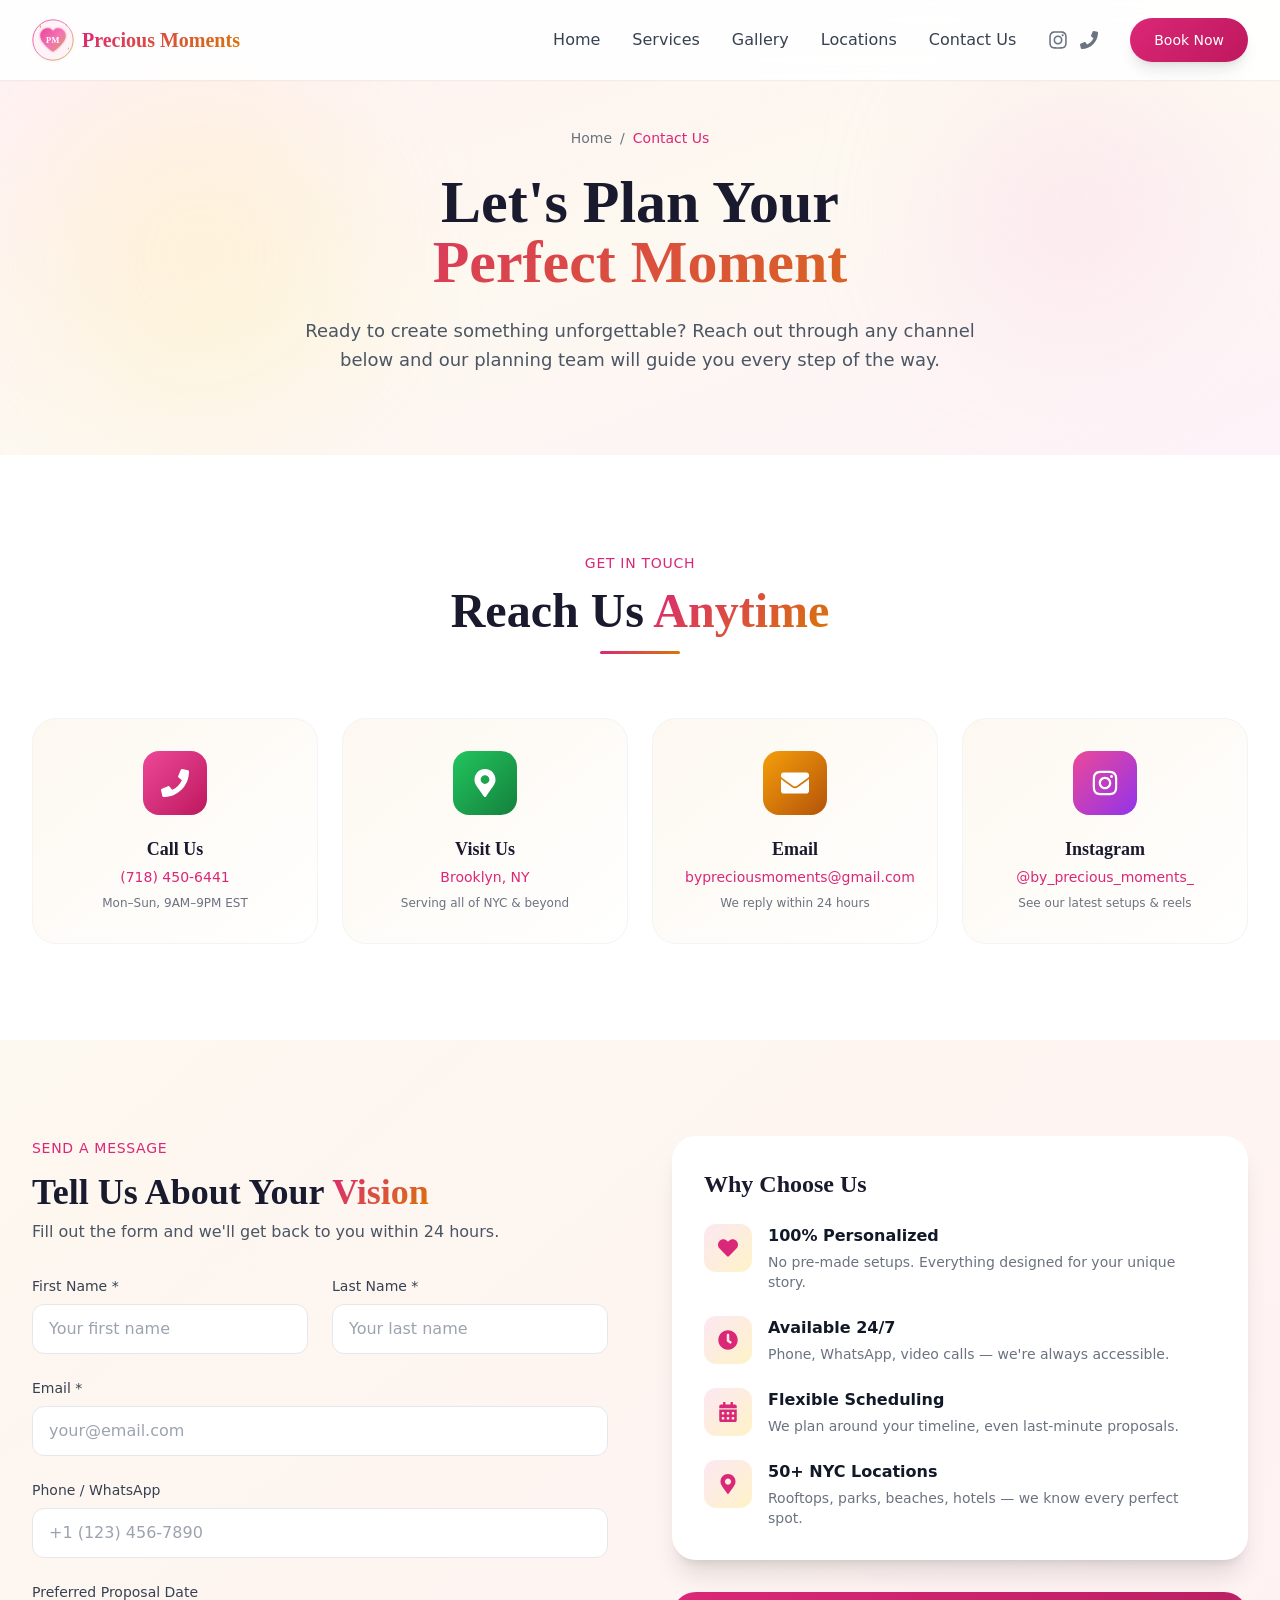
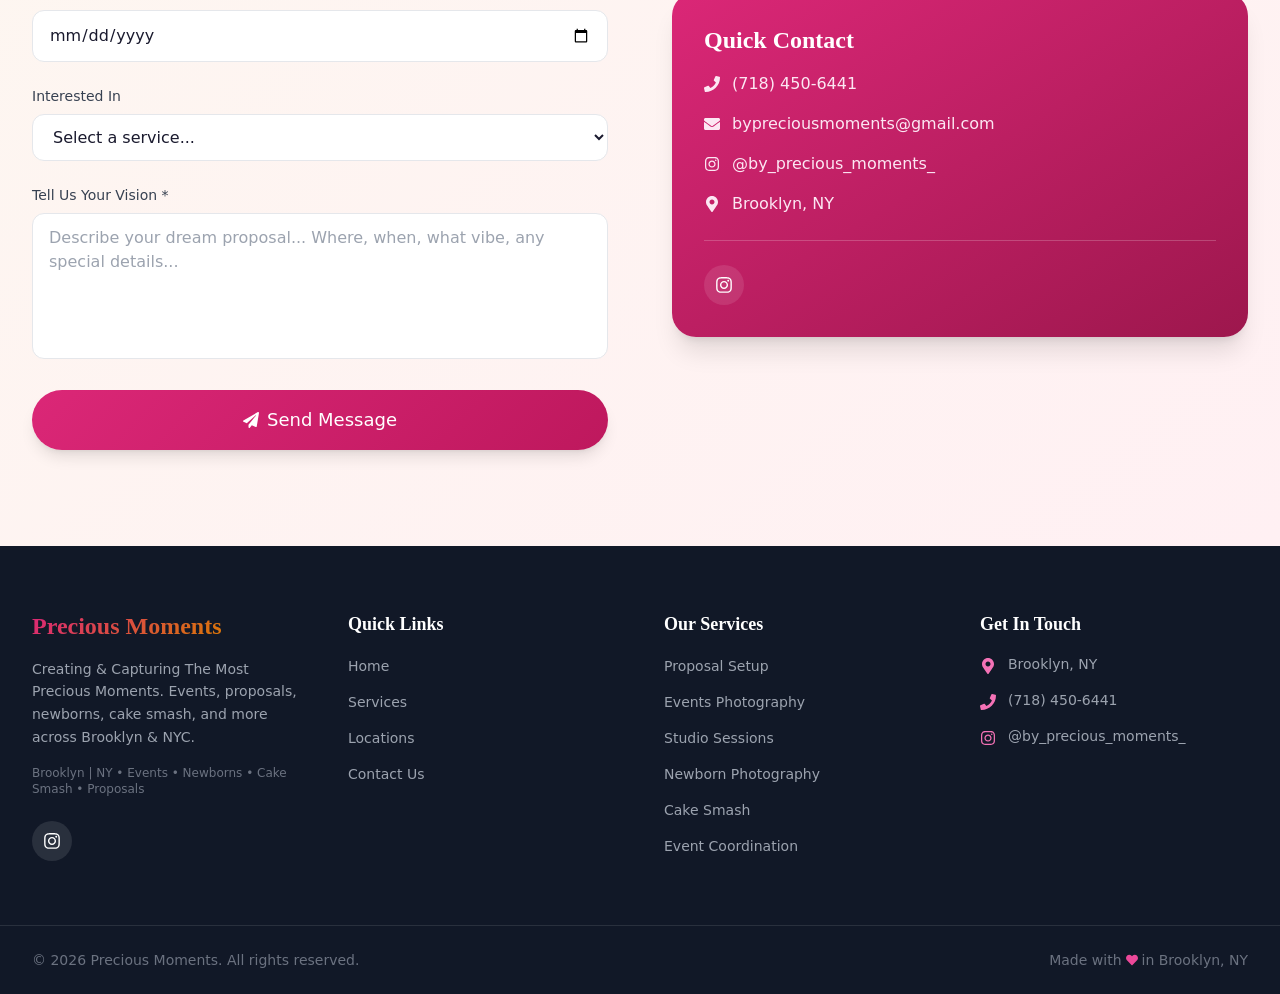
<file: contact.html>
<!DOCTYPE html><html lang="en"><head><meta charSet="utf-8"/><meta name="viewport" content="width=device-width, initial-scale=1"/><link rel="stylesheet" href="/_next/static/css/c803396e19a8f529.css" data-precedence="next"/><link rel="preload" as="script" fetchPriority="low" href="/_next/static/chunks/webpack-a3c37fcbf859f6f9.js"/><script src="/_next/static/chunks/fd9d1056-74f9772e76a2e3aa.js" async=""></script><script src="/_next/static/chunks/117-345476ce096a8d08.js" async=""></script><script src="/_next/static/chunks/main-app-8a642477b52aa923.js" async=""></script><script src="/_next/static/chunks/8e1d74a4-e41f4e96ef0e1950.js" async=""></script><script src="/_next/static/chunks/599-c6e4dcf2e5b2fef2.js" async=""></script><script src="/_next/static/chunks/app/contact/page-edb314f555fdd7a4.js" async=""></script><script src="/_next/static/chunks/app/layout-0360034c27d101a9.js" async=""></script><title>Precious Moments | Events, Proposals, Photography &amp; Newborns in Brooklyn NY</title><meta name="description" content="Precious Moments — Creating &amp; Capturing The Most Precious Moments in Brooklyn, NY. Events, Newborns, Cake Smash, Proposals, Studio Sessions &amp; Photography."/><meta name="keywords" content="proposal planning Brooklyn NY, events photography NYC, newborn photography Brooklyn, cake smash photography, studio sessions NYC, event coordination, precious moments Brooklyn"/><meta property="og:title" content="Precious Moments | Events, Proposals, Photography &amp; Newborns in Brooklyn NY"/><meta property="og:description" content="Creating &amp; Capturing The Most Precious Moments. Events, proposals, newborns, cake smash, studio sessions &amp; more across Brooklyn &amp; NYC."/><meta property="og:locale" content="en_US"/><meta property="og:type" content="website"/><meta name="twitter:card" content="summary"/><meta name="twitter:title" content="Precious Moments | Events, Proposals, Photography &amp; Newborns in Brooklyn NY"/><meta name="twitter:description" content="Creating &amp; Capturing The Most Precious Moments. Events, proposals, newborns, cake smash, studio sessions &amp; more across Brooklyn &amp; NYC."/><link rel="icon" href="/icon.svg"/><link rel="apple-touch-icon" href="/apple-icon.svg"/><script src="/_next/static/chunks/polyfills-42372ed130431b0a.js" noModule=""></script></head><body class="bg-cream"><nav class="fixed top-0 left-0 right-0 z-50 transition-all duration-300 bg-white/90 backdrop-blur-md shadow-sm"><div class="max-w-7xl mx-auto px-4 sm:px-6 lg:px-8"><div class="flex items-center justify-between h-20"><a class="flex items-center space-x-2 group" href="/"><svg width="42" height="42" viewBox="0 0 100 100" fill="none" xmlns="http://www.w3.org/2000/svg" class="flex-shrink-0 drop-shadow-sm group-hover:scale-105 transition-transform duration-300"><defs><linearGradient id="navHeartGrad" x1="20" y1="25" x2="80" y2="80" gradientUnits="userSpaceOnUse"><stop offset="0%" stop-color="#ec4899"></stop><stop offset="50%" stop-color="#f472b6"></stop><stop offset="100%" stop-color="#d4a053"></stop></linearGradient><linearGradient id="navBgGrad" x1="0" y1="0" x2="100" y2="100" gradientUnits="userSpaceOnUse"><stop offset="0%" stop-color="#fff5f7"></stop><stop offset="100%" stop-color="#fdf2f8"></stop></linearGradient><filter id="navGlow" x="-20%" y="-20%" width="140%" height="140%"><feGaussianBlur stdDeviation="2" result="blur"></feGaussianBlur><feComposite in="SourceGraphic" in2="blur" operator="over"></feComposite></filter></defs><circle cx="50" cy="50" r="48" fill="url(#navBgGrad)" stroke="url(#navHeartGrad)" stroke-width="2"></circle><path d="M50 78 C50 78 20 58 20 40 C20 30 28 22 38 22 C44 22 48 26 50 30 C52 26 56 22 62 22 C72 22 80 30 80 40 C80 58 50 78 50 78Z" fill="url(#navHeartGrad)" filter="url(#navGlow)"></path><text x="50" y="56" text-anchor="middle" fill="white" font-size="20" font-weight="bold" font-family="Georgia, serif" letter-spacing="1">PM</text><g fill="#d4a053" opacity="0.9"><polygon points="18,18 20,14 22,18 20,22"></polygon><polygon points="80,15 81.5,12 83,15 81.5,18"></polygon><polygon points="85,70 86.5,67 88,70 86.5,73"></polygon></g></svg><div><span class="text-xl font-serif font-bold gradient-text">Precious Moments</span></div></a><div class="hidden md:flex items-center space-x-8"><a class="text-gray-700 hover:text-primary-600 font-medium transition-colors duration-200 relative group" href="/">Home<span class="absolute -bottom-1 left-0 w-0 h-0.5 bg-gradient-to-r from-primary-600 to-gold-500 transition-all duration-300 group-hover:w-full"></span></a><a class="text-gray-700 hover:text-primary-600 font-medium transition-colors duration-200 relative group" href="/services">Services<span class="absolute -bottom-1 left-0 w-0 h-0.5 bg-gradient-to-r from-primary-600 to-gold-500 transition-all duration-300 group-hover:w-full"></span></a><a class="text-gray-700 hover:text-primary-600 font-medium transition-colors duration-200 relative group" href="/gallery">Gallery<span class="absolute -bottom-1 left-0 w-0 h-0.5 bg-gradient-to-r from-primary-600 to-gold-500 transition-all duration-300 group-hover:w-full"></span></a><a class="text-gray-700 hover:text-primary-600 font-medium transition-colors duration-200 relative group" href="/locations">Locations<span class="absolute -bottom-1 left-0 w-0 h-0.5 bg-gradient-to-r from-primary-600 to-gold-500 transition-all duration-300 group-hover:w-full"></span></a><a class="text-gray-700 hover:text-primary-600 font-medium transition-colors duration-200 relative group" href="/contact">Contact Us<span class="absolute -bottom-1 left-0 w-0 h-0.5 bg-gradient-to-r from-primary-600 to-gold-500 transition-all duration-300 group-hover:w-full"></span></a><div class="flex items-center space-x-3 ml-4"><a href="https://www.instagram.com/by_precious_moments_/" target="_blank" rel="noopener noreferrer" class="text-gray-500 hover:text-primary-600 transition-colors" aria-label="Instagram"><svg stroke="currentColor" fill="currentColor" stroke-width="0" viewBox="0 0 448 512" height="20" width="20" xmlns="http://www.w3.org/2000/svg"><path d="M224.1 141c-63.6 0-114.9 51.3-114.9 114.9s51.3 114.9 114.9 114.9S339 319.5 339 255.9 287.7 141 224.1 141zm0 189.6c-41.1 0-74.7-33.5-74.7-74.7s33.5-74.7 74.7-74.7 74.7 33.5 74.7 74.7-33.6 74.7-74.7 74.7zm146.4-194.3c0 14.9-12 26.8-26.8 26.8-14.9 0-26.8-12-26.8-26.8s12-26.8 26.8-26.8 26.8 12 26.8 26.8zm76.1 27.2c-1.7-35.9-9.9-67.7-36.2-93.9-26.2-26.2-58-34.4-93.9-36.2-37-2.1-147.9-2.1-184.9 0-35.8 1.7-67.6 9.9-93.9 36.1s-34.4 58-36.2 93.9c-2.1 37-2.1 147.9 0 184.9 1.7 35.9 9.9 67.7 36.2 93.9s58 34.4 93.9 36.2c37 2.1 147.9 2.1 184.9 0 35.9-1.7 67.7-9.9 93.9-36.2 26.2-26.2 34.4-58 36.2-93.9 2.1-37 2.1-147.8 0-184.8zM398.8 388c-7.8 19.6-22.9 34.7-42.6 42.6-29.5 11.7-99.5 9-132.1 9s-102.7 2.6-132.1-9c-19.6-7.8-34.7-22.9-42.6-42.6-11.7-29.5-9-99.5-9-132.1s-2.6-102.7 9-132.1c7.8-19.6 22.9-34.7 42.6-42.6 29.5-11.7 99.5-9 132.1-9s102.7-2.6 132.1 9c19.6 7.8 34.7 22.9 42.6 42.6 11.7 29.5 9 99.5 9 132.1s2.7 102.7-9 132.1z"></path></svg></a><a href="tel:+17184506441" class="text-gray-500 hover:text-primary-600 transition-colors" aria-label="Call Us"><svg stroke="currentColor" fill="currentColor" stroke-width="0" viewBox="0 0 512 512" height="18" width="18" xmlns="http://www.w3.org/2000/svg"><path d="M493.4 24.6l-104-24c-11.3-2.6-22.9 3.3-27.5 13.9l-48 112c-4.2 9.8-1.4 21.3 6.9 28l60.6 49.6c-36 76.7-98.9 140.5-177.2 177.2l-49.6-60.6c-6.8-8.3-18.2-11.1-28-6.9l-112 48C3.9 366.5-2 378.1.6 389.4l24 104C27.1 504.2 36.7 512 48 512c256.1 0 464-207.5 464-464 0-11.2-7.7-20.9-18.6-23.4z"></path></svg></a></div><a class="btn-primary text-sm !px-6 !py-3" href="/contact">Book Now</a></div><button class="md:hidden p-2 text-gray-700" aria-label="Toggle navigation menu"><svg stroke="currentColor" fill="currentColor" stroke-width="0" viewBox="0 0 448 512" height="24" width="24" xmlns="http://www.w3.org/2000/svg"><path d="M16 132h416c8.837 0 16-7.163 16-16V76c0-8.837-7.163-16-16-16H16C7.163 60 0 67.163 0 76v40c0 8.837 7.163 16 16 16zm0 160h416c8.837 0 16-7.163 16-16v-40c0-8.837-7.163-16-16-16H16c-8.837 0-16 7.163-16 16v40c0 8.837 7.163 16 16 16zm0 160h416c8.837 0 16-7.163 16-16v-40c0-8.837-7.163-16-16-16H16c-8.837 0-16 7.163-16 16v40c0 8.837 7.163 16 16 16z"></path></svg></button></div></div><div class="md:hidden overflow-hidden transition-all duration-300 max-h-0 opacity-0"><div class="bg-white/95 backdrop-blur-md border-t px-4 py-6 space-y-4"><a class="block text-gray-700 hover:text-primary-600 font-medium py-2" href="/">Home</a><a class="block text-gray-700 hover:text-primary-600 font-medium py-2" href="/services">Services</a><a class="block text-gray-700 hover:text-primary-600 font-medium py-2" href="/gallery">Gallery</a><a class="block text-gray-700 hover:text-primary-600 font-medium py-2" href="/locations">Locations</a><a class="block text-gray-700 hover:text-primary-600 font-medium py-2" href="/contact">Contact Us</a><a href="tel:+17184506441" class="block text-gray-700 hover:text-primary-600 font-medium py-2">📞 (718) 450-6441</a><a class="btn-primary text-sm !px-6 !py-3 w-full text-center" href="/contact">Book Now</a></div></div></nav><main><section class="relative pt-32 pb-20 overflow-hidden"><div class="absolute inset-0 bg-gradient-to-br from-blush via-cream to-primary-50"></div><div class="absolute top-20 right-20 w-64 h-64 bg-primary-200/30 rounded-full blur-3xl"></div><div class="absolute bottom-10 left-10 w-80 h-80 bg-gold-200/20 rounded-full blur-3xl"></div><div class="relative z-10 max-w-4xl mx-auto px-4 text-center"><nav class="text-sm text-gray-500 mb-6"><a class="hover:text-primary-600 transition-colors" href="/">Home</a><span class="mx-2">/</span><span class="text-primary-600">Contact Us</span></nav><h1 class="text-5xl sm:text-6xl font-serif font-bold mb-6">Let&#x27;s Plan Your<span class="block gradient-text">Perfect Moment</span></h1><p class="text-lg text-gray-600 max-w-2xl mx-auto leading-relaxed">Ready to create something unforgettable? Reach out through any channel below and our planning team will guide you every step of the way.</p></div></section><section class="py-24 bg-white"><div class="max-w-7xl mx-auto px-4 sm:px-6 lg:px-8"><div class="text-center mb-16"><span class="text-primary-600 font-medium text-sm uppercase tracking-wider">Get In Touch</span><h2 class="text-4xl sm:text-5xl font-serif font-bold mt-3 mb-4">Reach Us <span class="gradient-text">Anytime</span></h2><div class="section-divider"></div></div><div class="grid grid-cols-1 sm:grid-cols-2 lg:grid-cols-4 gap-6"><a href="tel:+17184506441" class="group p-8 rounded-3xl bg-gradient-to-br from-cream to-white border border-gray-100 hover:shadow-2xl hover:-translate-y-2 transition-all duration-500 text-center"><div class="inline-flex items-center justify-center w-16 h-16 rounded-2xl bg-gradient-to-br from-primary-500 to-primary-700 mb-5 group-hover:scale-110 transition-transform duration-300"><svg stroke="currentColor" fill="currentColor" stroke-width="0" viewBox="0 0 512 512" class="text-white" height="28" width="28" xmlns="http://www.w3.org/2000/svg"><path d="M493.4 24.6l-104-24c-11.3-2.6-22.9 3.3-27.5 13.9l-48 112c-4.2 9.8-1.4 21.3 6.9 28l60.6 49.6c-36 76.7-98.9 140.5-177.2 177.2l-49.6-60.6c-6.8-8.3-18.2-11.1-28-6.9l-112 48C3.9 366.5-2 378.1.6 389.4l24 104C27.1 504.2 36.7 512 48 512c256.1 0 464-207.5 464-464 0-11.2-7.7-20.9-18.6-23.4z"></path></svg></div><h3 class="font-serif font-bold text-lg mb-1">Call Us</h3><p class="text-primary-600 font-medium text-sm mb-2">(718) 450-6441</p><p class="text-gray-500 text-xs">Mon–Sun, 9AM–9PM EST</p></a><a href="https://maps.google.com/?q=Brooklyn+NY" target="_blank" rel="noopener noreferrer" class="group p-8 rounded-3xl bg-gradient-to-br from-cream to-white border border-gray-100 hover:shadow-2xl hover:-translate-y-2 transition-all duration-500 text-center"><div class="inline-flex items-center justify-center w-16 h-16 rounded-2xl bg-gradient-to-br from-green-500 to-green-700 mb-5 group-hover:scale-110 transition-transform duration-300"><svg stroke="currentColor" fill="currentColor" stroke-width="0" viewBox="0 0 384 512" class="text-white" height="28" width="28" xmlns="http://www.w3.org/2000/svg"><path d="M172.268 501.67C26.97 291.031 0 269.413 0 192 0 85.961 85.961 0 192 0s192 85.961 192 192c0 77.413-26.97 99.031-172.268 309.67-9.535 13.774-29.93 13.773-39.464 0zM192 272c44.183 0 80-35.817 80-80s-35.817-80-80-80-80 35.817-80 80 35.817 80 80 80z"></path></svg></div><h3 class="font-serif font-bold text-lg mb-1">Visit Us</h3><p class="text-primary-600 font-medium text-sm mb-2">Brooklyn, NY</p><p class="text-gray-500 text-xs">Serving all of NYC &amp; beyond</p></a><a href="mailto:bypreciousmoments@gmail.com" class="group p-8 rounded-3xl bg-gradient-to-br from-cream to-white border border-gray-100 hover:shadow-2xl hover:-translate-y-2 transition-all duration-500 text-center"><div class="inline-flex items-center justify-center w-16 h-16 rounded-2xl bg-gradient-to-br from-gold-500 to-gold-700 mb-5 group-hover:scale-110 transition-transform duration-300"><svg stroke="currentColor" fill="currentColor" stroke-width="0" viewBox="0 0 512 512" class="text-white" height="28" width="28" xmlns="http://www.w3.org/2000/svg"><path d="M502.3 190.8c3.9-3.1 9.7-.2 9.7 4.7V400c0 26.5-21.5 48-48 48H48c-26.5 0-48-21.5-48-48V195.6c0-5 5.7-7.8 9.7-4.7 22.4 17.4 52.1 39.5 154.1 113.6 21.1 15.4 56.7 47.8 92.2 47.6 35.7.3 72-32.8 92.3-47.6 102-74.1 131.6-96.3 154-113.7zM256 320c23.2.4 56.6-29.2 73.4-41.4 132.7-96.3 142.8-104.7 173.4-128.7 5.8-4.5 9.2-11.5 9.2-18.9v-19c0-26.5-21.5-48-48-48H48C21.5 64 0 85.5 0 112v19c0 7.4 3.4 14.3 9.2 18.9 30.6 23.9 40.7 32.4 173.4 128.7 16.8 12.2 50.2 41.8 73.4 41.4z"></path></svg></div><h3 class="font-serif font-bold text-lg mb-1">Email</h3><p class="text-primary-600 font-medium text-sm mb-2">bypreciousmoments@gmail.com</p><p class="text-gray-500 text-xs">We reply within 24 hours</p></a><a href="https://www.instagram.com/by_precious_moments_/" target="_blank" rel="noopener noreferrer" class="group p-8 rounded-3xl bg-gradient-to-br from-cream to-white border border-gray-100 hover:shadow-2xl hover:-translate-y-2 transition-all duration-500 text-center"><div class="inline-flex items-center justify-center w-16 h-16 rounded-2xl bg-gradient-to-br from-pink-500 to-purple-600 mb-5 group-hover:scale-110 transition-transform duration-300"><svg stroke="currentColor" fill="currentColor" stroke-width="0" viewBox="0 0 448 512" class="text-white" height="28" width="28" xmlns="http://www.w3.org/2000/svg"><path d="M224.1 141c-63.6 0-114.9 51.3-114.9 114.9s51.3 114.9 114.9 114.9S339 319.5 339 255.9 287.7 141 224.1 141zm0 189.6c-41.1 0-74.7-33.5-74.7-74.7s33.5-74.7 74.7-74.7 74.7 33.5 74.7 74.7-33.6 74.7-74.7 74.7zm146.4-194.3c0 14.9-12 26.8-26.8 26.8-14.9 0-26.8-12-26.8-26.8s12-26.8 26.8-26.8 26.8 12 26.8 26.8zm76.1 27.2c-1.7-35.9-9.9-67.7-36.2-93.9-26.2-26.2-58-34.4-93.9-36.2-37-2.1-147.9-2.1-184.9 0-35.8 1.7-67.6 9.9-93.9 36.1s-34.4 58-36.2 93.9c-2.1 37-2.1 147.9 0 184.9 1.7 35.9 9.9 67.7 36.2 93.9s58 34.4 93.9 36.2c37 2.1 147.9 2.1 184.9 0 35.9-1.7 67.7-9.9 93.9-36.2 26.2-26.2 34.4-58 36.2-93.9 2.1-37 2.1-147.8 0-184.8zM398.8 388c-7.8 19.6-22.9 34.7-42.6 42.6-29.5 11.7-99.5 9-132.1 9s-102.7 2.6-132.1-9c-19.6-7.8-34.7-22.9-42.6-42.6-11.7-29.5-9-99.5-9-132.1s-2.6-102.7 9-132.1c7.8-19.6 22.9-34.7 42.6-42.6 29.5-11.7 99.5-9 132.1-9s102.7-2.6 132.1 9c19.6 7.8 34.7 22.9 42.6 42.6 11.7 29.5 9 99.5 9 132.1s2.7 102.7-9 132.1z"></path></svg></div><h3 class="font-serif font-bold text-lg mb-1">Instagram</h3><p class="text-primary-600 font-medium text-sm mb-2">@by_precious_moments_</p><p class="text-gray-500 text-xs">See our latest setups &amp; reels</p></a></div></div></section><section id="send-us-message" class="py-24 bg-gradient-to-br from-cream to-blush"><div class="max-w-7xl mx-auto px-4 sm:px-6 lg:px-8"><div class="grid lg:grid-cols-2 gap-16"><div><span class="text-primary-600 font-medium text-sm uppercase tracking-wider">Send a Message</span><h2 class="text-4xl font-serif font-bold mt-3 mb-2">Tell Us About Your <span class="gradient-text">Vision</span></h2><p class="text-gray-600 mb-8">Fill out the form and we&#x27;ll get back to you within 24 hours.</p><form class="space-y-6"><input type="hidden" name="_subject" value="✨ New Inquiry — Precious Moments Website"/><input type="hidden" name="_template" value="table"/><input type="text" style="display:none" name="_honey"/><input type="hidden" name="_captcha" value="false"/><div class="grid grid-cols-1 sm:grid-cols-2 gap-6"><div><label for="firstName" class="block text-sm font-medium text-gray-700 mb-2">First Name *</label><input type="text" id="firstName" required="" class="w-full px-4 py-3 rounded-xl border border-gray-200 focus:border-primary-500 focus:ring-2 focus:ring-primary-200 transition-all outline-none" placeholder="Your first name" name="firstName"/></div><div><label for="lastName" class="block text-sm font-medium text-gray-700 mb-2">Last Name *</label><input type="text" id="lastName" required="" class="w-full px-4 py-3 rounded-xl border border-gray-200 focus:border-primary-500 focus:ring-2 focus:ring-primary-200 transition-all outline-none" placeholder="Your last name" name="lastName"/></div></div><div><label for="email" class="block text-sm font-medium text-gray-700 mb-2">Email *</label><input type="email" id="email" required="" class="w-full px-4 py-3 rounded-xl border border-gray-200 focus:border-primary-500 focus:ring-2 focus:ring-primary-200 transition-all outline-none" placeholder="your@email.com" name="email"/></div><div><label for="phone" class="block text-sm font-medium text-gray-700 mb-2">Phone / WhatsApp</label><input type="tel" id="phone" class="w-full px-4 py-3 rounded-xl border border-gray-200 focus:border-primary-500 focus:ring-2 focus:ring-primary-200 transition-all outline-none" placeholder="+1 (123) 456-7890" name="phone"/></div><div id="when-big"><label for="date" class="block text-sm font-medium text-gray-700 mb-2">Preferred Proposal Date</label><input type="date" id="date" class="w-full px-4 py-3 rounded-xl border border-gray-200 focus:border-primary-500 focus:ring-2 focus:ring-primary-200 transition-all outline-none" name="date"/></div><div><label for="service" class="block text-sm font-medium text-gray-700 mb-2">Interested In</label><select id="service" name="service" class="w-full px-4 py-3 rounded-xl border border-gray-200 focus:border-primary-500 focus:ring-2 focus:ring-primary-200 transition-all outline-none bg-white"><option value="">Select a service...</option><option value="proposals">Proposal Setup &amp; Planning</option><option value="photography">Events Photography</option><option value="studio">Studio Sessions</option><option value="newborn">Newborn Photography</option><option value="cakesmash">Cake Smash Photography</option><option value="events">Full Event Coordination</option><option value="all">Everything — Full Package</option></select></div><div><label for="message" class="block text-sm font-medium text-gray-700 mb-2">Tell Us Your Vision *</label><textarea id="message" name="message" required="" rows="5" class="w-full px-4 py-3 rounded-xl border border-gray-200 focus:border-primary-500 focus:ring-2 focus:ring-primary-200 transition-all outline-none resize-none" placeholder="Describe your dream proposal... Where, when, what vibe, any special details..."></textarea></div><button type="submit" class="btn-primary w-full text-lg disabled:opacity-60 disabled:cursor-not-allowed"><svg stroke="currentColor" fill="currentColor" stroke-width="0" viewBox="0 0 512 512" class="mr-2" height="16" width="16" xmlns="http://www.w3.org/2000/svg"><path d="M476 3.2L12.5 270.6c-18.1 10.4-15.8 35.6 2.2 43.2L121 358.4l287.3-253.2c5.5-4.9 13.3 2.6 8.6 8.3L176 407v80.5c0 23.6 28.5 32.9 42.5 15.8L282 426l124.6 52.2c14.2 6 30.4-2.9 33-18.2l72-432C515 7.8 493.3-6.8 476 3.2z"></path></svg>Send Message</button></form></div><div class="space-y-8"><div class="bg-white rounded-3xl shadow-xl p-8"><h3 class="font-serif font-bold text-2xl mb-6">Why Choose Us</h3><div class="space-y-6"><div class="flex gap-4"><div class="w-12 h-12 rounded-xl bg-gradient-to-br from-primary-100 to-gold-100 flex items-center justify-center flex-shrink-0"><svg stroke="currentColor" fill="currentColor" stroke-width="0" viewBox="0 0 512 512" class="text-primary-600" height="20" width="20" xmlns="http://www.w3.org/2000/svg"><path d="M462.3 62.6C407.5 15.9 326 24.3 275.7 76.2L256 96.5l-19.7-20.3C186.1 24.3 104.5 15.9 49.7 62.6c-62.8 53.6-66.1 149.8-9.9 207.9l193.5 199.8c12.5 12.9 32.8 12.9 45.3 0l193.5-199.8c56.3-58.1 53-154.3-9.8-207.9z"></path></svg></div><div><h4 class="font-semibold text-gray-900 mb-1">100% Personalized</h4><p class="text-gray-500 text-sm">No pre-made setups. Everything designed for your unique story.</p></div></div><div class="flex gap-4"><div class="w-12 h-12 rounded-xl bg-gradient-to-br from-primary-100 to-gold-100 flex items-center justify-center flex-shrink-0"><svg stroke="currentColor" fill="currentColor" stroke-width="0" viewBox="0 0 512 512" class="text-primary-600" height="20" width="20" xmlns="http://www.w3.org/2000/svg"><path d="M256,8C119,8,8,119,8,256S119,504,256,504,504,393,504,256,393,8,256,8Zm92.49,313h0l-20,25a16,16,0,0,1-22.49,2.5h0l-67-49.72a40,40,0,0,1-15-31.23V112a16,16,0,0,1,16-16h32a16,16,0,0,1,16,16V256l58,42.5A16,16,0,0,1,348.49,321Z"></path></svg></div><div><h4 class="font-semibold text-gray-900 mb-1">Available 24/7</h4><p class="text-gray-500 text-sm">Phone, WhatsApp, video calls — we&#x27;re always accessible.</p></div></div><div class="flex gap-4"><div class="w-12 h-12 rounded-xl bg-gradient-to-br from-primary-100 to-gold-100 flex items-center justify-center flex-shrink-0"><svg stroke="currentColor" fill="currentColor" stroke-width="0" viewBox="0 0 448 512" class="text-primary-600" height="20" width="20" xmlns="http://www.w3.org/2000/svg"><path d="M0 464c0 26.5 21.5 48 48 48h352c26.5 0 48-21.5 48-48V192H0v272zm320-196c0-6.6 5.4-12 12-12h40c6.6 0 12 5.4 12 12v40c0 6.6-5.4 12-12 12h-40c-6.6 0-12-5.4-12-12v-40zm0 128c0-6.6 5.4-12 12-12h40c6.6 0 12 5.4 12 12v40c0 6.6-5.4 12-12 12h-40c-6.6 0-12-5.4-12-12v-40zM192 268c0-6.6 5.4-12 12-12h40c6.6 0 12 5.4 12 12v40c0 6.6-5.4 12-12 12h-40c-6.6 0-12-5.4-12-12v-40zm0 128c0-6.6 5.4-12 12-12h40c6.6 0 12 5.4 12 12v40c0 6.6-5.4 12-12 12h-40c-6.6 0-12-5.4-12-12v-40zM64 268c0-6.6 5.4-12 12-12h40c6.6 0 12 5.4 12 12v40c0 6.6-5.4 12-12 12H76c-6.6 0-12-5.4-12-12v-40zm0 128c0-6.6 5.4-12 12-12h40c6.6 0 12 5.4 12 12v40c0 6.6-5.4 12-12 12H76c-6.6 0-12-5.4-12-12v-40zM400 64h-48V16c0-8.8-7.2-16-16-16h-32c-8.8 0-16 7.2-16 16v48H160V16c0-8.8-7.2-16-16-16h-32c-8.8 0-16 7.2-16 16v48H48C21.5 64 0 85.5 0 112v48h448v-48c0-26.5-21.5-48-48-48z"></path></svg></div><div><h4 class="font-semibold text-gray-900 mb-1">Flexible Scheduling</h4><p class="text-gray-500 text-sm">We plan around your timeline, even last-minute proposals.</p></div></div><div class="flex gap-4"><div class="w-12 h-12 rounded-xl bg-gradient-to-br from-primary-100 to-gold-100 flex items-center justify-center flex-shrink-0"><svg stroke="currentColor" fill="currentColor" stroke-width="0" viewBox="0 0 384 512" class="text-primary-600" height="20" width="20" xmlns="http://www.w3.org/2000/svg"><path d="M172.268 501.67C26.97 291.031 0 269.413 0 192 0 85.961 85.961 0 192 0s192 85.961 192 192c0 77.413-26.97 99.031-172.268 309.67-9.535 13.774-29.93 13.773-39.464 0zM192 272c44.183 0 80-35.817 80-80s-35.817-80-80-80-80 35.817-80 80 35.817 80 80 80z"></path></svg></div><div><h4 class="font-semibold text-gray-900 mb-1">50+ NYC Locations</h4><p class="text-gray-500 text-sm">Rooftops, parks, beaches, hotels — we know every perfect spot.</p></div></div></div></div><div class="bg-gradient-to-br from-primary-600 to-primary-800 rounded-3xl shadow-xl p-8 text-white"><h3 class="font-serif font-bold text-2xl mb-4">Quick Contact</h3><div class="space-y-4"><a href="tel:+17184506441" class="flex items-center gap-3 text-primary-100 hover:text-white transition-colors"><svg stroke="currentColor" fill="currentColor" stroke-width="0" viewBox="0 0 512 512" height="16" width="16" xmlns="http://www.w3.org/2000/svg"><path d="M493.4 24.6l-104-24c-11.3-2.6-22.9 3.3-27.5 13.9l-48 112c-4.2 9.8-1.4 21.3 6.9 28l60.6 49.6c-36 76.7-98.9 140.5-177.2 177.2l-49.6-60.6c-6.8-8.3-18.2-11.1-28-6.9l-112 48C3.9 366.5-2 378.1.6 389.4l24 104C27.1 504.2 36.7 512 48 512c256.1 0 464-207.5 464-464 0-11.2-7.7-20.9-18.6-23.4z"></path></svg><span>(718) 450-6441</span></a><a href="mailto:bypreciousmoments@gmail.com" class="flex items-center gap-3 text-primary-100 hover:text-white transition-colors"><svg stroke="currentColor" fill="currentColor" stroke-width="0" viewBox="0 0 512 512" height="16" width="16" xmlns="http://www.w3.org/2000/svg"><path d="M502.3 190.8c3.9-3.1 9.7-.2 9.7 4.7V400c0 26.5-21.5 48-48 48H48c-26.5 0-48-21.5-48-48V195.6c0-5 5.7-7.8 9.7-4.7 22.4 17.4 52.1 39.5 154.1 113.6 21.1 15.4 56.7 47.8 92.2 47.6 35.7.3 72-32.8 92.3-47.6 102-74.1 131.6-96.3 154-113.7zM256 320c23.2.4 56.6-29.2 73.4-41.4 132.7-96.3 142.8-104.7 173.4-128.7 5.8-4.5 9.2-11.5 9.2-18.9v-19c0-26.5-21.5-48-48-48H48C21.5 64 0 85.5 0 112v19c0 7.4 3.4 14.3 9.2 18.9 30.6 23.9 40.7 32.4 173.4 128.7 16.8 12.2 50.2 41.8 73.4 41.4z"></path></svg><span>bypreciousmoments@gmail.com</span></a><a href="https://www.instagram.com/by_precious_moments_/" target="_blank" rel="noopener noreferrer" class="flex items-center gap-3 text-primary-100 hover:text-white transition-colors"><svg stroke="currentColor" fill="currentColor" stroke-width="0" viewBox="0 0 448 512" height="16" width="16" xmlns="http://www.w3.org/2000/svg"><path d="M224.1 141c-63.6 0-114.9 51.3-114.9 114.9s51.3 114.9 114.9 114.9S339 319.5 339 255.9 287.7 141 224.1 141zm0 189.6c-41.1 0-74.7-33.5-74.7-74.7s33.5-74.7 74.7-74.7 74.7 33.5 74.7 74.7-33.6 74.7-74.7 74.7zm146.4-194.3c0 14.9-12 26.8-26.8 26.8-14.9 0-26.8-12-26.8-26.8s12-26.8 26.8-26.8 26.8 12 26.8 26.8zm76.1 27.2c-1.7-35.9-9.9-67.7-36.2-93.9-26.2-26.2-58-34.4-93.9-36.2-37-2.1-147.9-2.1-184.9 0-35.8 1.7-67.6 9.9-93.9 36.1s-34.4 58-36.2 93.9c-2.1 37-2.1 147.9 0 184.9 1.7 35.9 9.9 67.7 36.2 93.9s58 34.4 93.9 36.2c37 2.1 147.9 2.1 184.9 0 35.9-1.7 67.7-9.9 93.9-36.2 26.2-26.2 34.4-58 36.2-93.9 2.1-37 2.1-147.8 0-184.8zM398.8 388c-7.8 19.6-22.9 34.7-42.6 42.6-29.5 11.7-99.5 9-132.1 9s-102.7 2.6-132.1-9c-19.6-7.8-34.7-22.9-42.6-42.6-11.7-29.5-9-99.5-9-132.1s-2.6-102.7 9-132.1c7.8-19.6 22.9-34.7 42.6-42.6 29.5-11.7 99.5-9 132.1-9s102.7-2.6 132.1 9c19.6 7.8 34.7 22.9 42.6 42.6 11.7 29.5 9 99.5 9 132.1s2.7 102.7-9 132.1z"></path></svg><span>@by_precious_moments_</span></a><div class="flex items-center gap-3 text-primary-100"><svg stroke="currentColor" fill="currentColor" stroke-width="0" viewBox="0 0 384 512" height="16" width="16" xmlns="http://www.w3.org/2000/svg"><path d="M172.268 501.67C26.97 291.031 0 269.413 0 192 0 85.961 85.961 0 192 0s192 85.961 192 192c0 77.413-26.97 99.031-172.268 309.67-9.535 13.774-29.93 13.773-39.464 0zM192 272c44.183 0 80-35.817 80-80s-35.817-80-80-80-80 35.817-80 80 35.817 80 80 80z"></path></svg><span>Brooklyn, NY</span></div></div><div class="flex gap-3 mt-6 pt-6 border-t border-white/20"><a href="https://www.instagram.com/by_precious_moments_/" target="_blank" rel="noopener noreferrer" class="w-10 h-10 rounded-full bg-white/10 flex items-center justify-center hover:bg-white/20 transition-colors" aria-label="Instagram"><svg stroke="currentColor" fill="currentColor" stroke-width="0" viewBox="0 0 448 512" height="18" width="18" xmlns="http://www.w3.org/2000/svg"><path d="M224.1 141c-63.6 0-114.9 51.3-114.9 114.9s51.3 114.9 114.9 114.9S339 319.5 339 255.9 287.7 141 224.1 141zm0 189.6c-41.1 0-74.7-33.5-74.7-74.7s33.5-74.7 74.7-74.7 74.7 33.5 74.7 74.7-33.6 74.7-74.7 74.7zm146.4-194.3c0 14.9-12 26.8-26.8 26.8-14.9 0-26.8-12-26.8-26.8s12-26.8 26.8-26.8 26.8 12 26.8 26.8zm76.1 27.2c-1.7-35.9-9.9-67.7-36.2-93.9-26.2-26.2-58-34.4-93.9-36.2-37-2.1-147.9-2.1-184.9 0-35.8 1.7-67.6 9.9-93.9 36.1s-34.4 58-36.2 93.9c-2.1 37-2.1 147.9 0 184.9 1.7 35.9 9.9 67.7 36.2 93.9s58 34.4 93.9 36.2c37 2.1 147.9 2.1 184.9 0 35.9-1.7 67.7-9.9 93.9-36.2 26.2-26.2 34.4-58 36.2-93.9 2.1-37 2.1-147.8 0-184.8zM398.8 388c-7.8 19.6-22.9 34.7-42.6 42.6-29.5 11.7-99.5 9-132.1 9s-102.7 2.6-132.1-9c-19.6-7.8-34.7-22.9-42.6-42.6-11.7-29.5-9-99.5-9-132.1s-2.6-102.7 9-132.1c7.8-19.6 22.9-34.7 42.6-42.6 29.5-11.7 99.5-9 132.1-9s102.7-2.6 132.1 9c19.6 7.8 34.7 22.9 42.6 42.6 11.7 29.5 9 99.5 9 132.1s2.7 102.7-9 132.1z"></path></svg></a></div></div></div></div></div></section></main><footer class="bg-gray-900 text-white"><div class="max-w-7xl mx-auto px-4 sm:px-6 lg:px-8 py-16"><div class="grid grid-cols-1 md:grid-cols-2 lg:grid-cols-4 gap-12"><div class="lg:col-span-1"><a class="inline-block mb-4" href="/"><span class="text-2xl font-serif font-bold gradient-text">Precious Moments</span></a><p class="text-gray-400 text-sm leading-relaxed mb-4">Creating &amp; Capturing The Most Precious Moments. Events, proposals, newborns, cake smash, and more across Brooklyn &amp; NYC.</p><p class="text-gray-500 text-xs mb-6">Brooklyn | NY • Events • Newborns • Cake Smash • Proposals</p><div class="flex space-x-4"><a href="https://www.instagram.com/by_precious_moments_/" target="_blank" rel="noopener noreferrer" class="w-10 h-10 rounded-full bg-white/10 flex items-center justify-center hover:bg-primary-600 transition-colors" aria-label="Instagram"><svg stroke="currentColor" fill="currentColor" stroke-width="0" viewBox="0 0 448 512" height="18" width="18" xmlns="http://www.w3.org/2000/svg"><path d="M224.1 141c-63.6 0-114.9 51.3-114.9 114.9s51.3 114.9 114.9 114.9S339 319.5 339 255.9 287.7 141 224.1 141zm0 189.6c-41.1 0-74.7-33.5-74.7-74.7s33.5-74.7 74.7-74.7 74.7 33.5 74.7 74.7-33.6 74.7-74.7 74.7zm146.4-194.3c0 14.9-12 26.8-26.8 26.8-14.9 0-26.8-12-26.8-26.8s12-26.8 26.8-26.8 26.8 12 26.8 26.8zm76.1 27.2c-1.7-35.9-9.9-67.7-36.2-93.9-26.2-26.2-58-34.4-93.9-36.2-37-2.1-147.9-2.1-184.9 0-35.8 1.7-67.6 9.9-93.9 36.1s-34.4 58-36.2 93.9c-2.1 37-2.1 147.9 0 184.9 1.7 35.9 9.9 67.7 36.2 93.9s58 34.4 93.9 36.2c37 2.1 147.9 2.1 184.9 0 35.9-1.7 67.7-9.9 93.9-36.2 26.2-26.2 34.4-58 36.2-93.9 2.1-37 2.1-147.8 0-184.8zM398.8 388c-7.8 19.6-22.9 34.7-42.6 42.6-29.5 11.7-99.5 9-132.1 9s-102.7 2.6-132.1-9c-19.6-7.8-34.7-22.9-42.6-42.6-11.7-29.5-9-99.5-9-132.1s-2.6-102.7 9-132.1c7.8-19.6 22.9-34.7 42.6-42.6 29.5-11.7 99.5-9 132.1-9s102.7-2.6 132.1 9c19.6 7.8 34.7 22.9 42.6 42.6 11.7 29.5 9 99.5 9 132.1s2.7 102.7-9 132.1z"></path></svg></a></div></div><div><h3 class="font-serif font-semibold text-lg mb-4">Quick Links</h3><ul class="space-y-3"><li><a class="text-gray-400 hover:text-primary-400 transition-colors text-sm" href="/">Home</a></li><li><a class="text-gray-400 hover:text-primary-400 transition-colors text-sm" href="/services">Services</a></li><li><a class="text-gray-400 hover:text-primary-400 transition-colors text-sm" href="/locations">Locations</a></li><li><a class="text-gray-400 hover:text-primary-400 transition-colors text-sm" href="/contact">Contact Us</a></li></ul></div><div><h3 class="font-serif font-semibold text-lg mb-4">Our Services</h3><ul class="space-y-3"><li><a class="text-gray-400 hover:text-primary-400 transition-colors text-sm" href="/services#proposals">Proposal Setup</a></li><li><a class="text-gray-400 hover:text-primary-400 transition-colors text-sm" href="/services#photography">Events Photography</a></li><li><a class="text-gray-400 hover:text-primary-400 transition-colors text-sm" href="/services#studio">Studio Sessions</a></li><li><a class="text-gray-400 hover:text-primary-400 transition-colors text-sm" href="/services#newborn">Newborn Photography</a></li><li><a class="text-gray-400 hover:text-primary-400 transition-colors text-sm" href="/services#cakesmash">Cake Smash</a></li><li><a class="text-gray-400 hover:text-primary-400 transition-colors text-sm" href="/services#events">Event Coordination</a></li></ul></div><div><h3 class="font-serif font-semibold text-lg mb-4">Get In Touch</h3><ul class="space-y-4"><li class="flex items-start space-x-3"><svg stroke="currentColor" fill="currentColor" stroke-width="0" viewBox="0 0 384 512" class="text-primary-400 mt-1 flex-shrink-0" height="1em" width="1em" xmlns="http://www.w3.org/2000/svg"><path d="M172.268 501.67C26.97 291.031 0 269.413 0 192 0 85.961 85.961 0 192 0s192 85.961 192 192c0 77.413-26.97 99.031-172.268 309.67-9.535 13.774-29.93 13.773-39.464 0zM192 272c44.183 0 80-35.817 80-80s-35.817-80-80-80-80 35.817-80 80 35.817 80 80 80z"></path></svg><span class="text-gray-400 text-sm">Brooklyn, NY</span></li><li class="flex items-start space-x-3"><svg stroke="currentColor" fill="currentColor" stroke-width="0" viewBox="0 0 512 512" class="text-primary-400 mt-1 flex-shrink-0" height="1em" width="1em" xmlns="http://www.w3.org/2000/svg"><path d="M493.4 24.6l-104-24c-11.3-2.6-22.9 3.3-27.5 13.9l-48 112c-4.2 9.8-1.4 21.3 6.9 28l60.6 49.6c-36 76.7-98.9 140.5-177.2 177.2l-49.6-60.6c-6.8-8.3-18.2-11.1-28-6.9l-112 48C3.9 366.5-2 378.1.6 389.4l24 104C27.1 504.2 36.7 512 48 512c256.1 0 464-207.5 464-464 0-11.2-7.7-20.9-18.6-23.4z"></path></svg><a href="tel:+17184506441" class="text-gray-400 hover:text-primary-400 transition-colors text-sm">(718) 450-6441</a></li><li class="flex items-start space-x-3"><svg stroke="currentColor" fill="currentColor" stroke-width="0" viewBox="0 0 448 512" class="text-primary-400 mt-1 flex-shrink-0" height="1em" width="1em" xmlns="http://www.w3.org/2000/svg"><path d="M224.1 141c-63.6 0-114.9 51.3-114.9 114.9s51.3 114.9 114.9 114.9S339 319.5 339 255.9 287.7 141 224.1 141zm0 189.6c-41.1 0-74.7-33.5-74.7-74.7s33.5-74.7 74.7-74.7 74.7 33.5 74.7 74.7-33.6 74.7-74.7 74.7zm146.4-194.3c0 14.9-12 26.8-26.8 26.8-14.9 0-26.8-12-26.8-26.8s12-26.8 26.8-26.8 26.8 12 26.8 26.8zm76.1 27.2c-1.7-35.9-9.9-67.7-36.2-93.9-26.2-26.2-58-34.4-93.9-36.2-37-2.1-147.9-2.1-184.9 0-35.8 1.7-67.6 9.9-93.9 36.1s-34.4 58-36.2 93.9c-2.1 37-2.1 147.9 0 184.9 1.7 35.9 9.9 67.7 36.2 93.9s58 34.4 93.9 36.2c37 2.1 147.9 2.1 184.9 0 35.9-1.7 67.7-9.9 93.9-36.2 26.2-26.2 34.4-58 36.2-93.9 2.1-37 2.1-147.8 0-184.8zM398.8 388c-7.8 19.6-22.9 34.7-42.6 42.6-29.5 11.7-99.5 9-132.1 9s-102.7 2.6-132.1-9c-19.6-7.8-34.7-22.9-42.6-42.6-11.7-29.5-9-99.5-9-132.1s-2.6-102.7 9-132.1c7.8-19.6 22.9-34.7 42.6-42.6 29.5-11.7 99.5-9 132.1-9s102.7-2.6 132.1 9c19.6 7.8 34.7 22.9 42.6 42.6 11.7 29.5 9 99.5 9 132.1s2.7 102.7-9 132.1z"></path></svg><a href="https://www.instagram.com/by_precious_moments_/" target="_blank" rel="noopener noreferrer" class="text-gray-400 hover:text-primary-400 transition-colors text-sm">@by_precious_moments_</a></li></ul></div></div></div><div class="border-t border-white/10"><div class="max-w-7xl mx-auto px-4 sm:px-6 lg:px-8 py-6 flex flex-col sm:flex-row items-center justify-between gap-4"><p class="text-gray-500 text-sm">© <!-- -->2026<!-- --> Precious Moments. All rights reserved.</p><p class="text-gray-500 text-sm flex items-center gap-1">Made with <svg stroke="currentColor" fill="currentColor" stroke-width="0" viewBox="0 0 512 512" class="text-primary-500" height="12" width="12" xmlns="http://www.w3.org/2000/svg"><path d="M462.3 62.6C407.5 15.9 326 24.3 275.7 76.2L256 96.5l-19.7-20.3C186.1 24.3 104.5 15.9 49.7 62.6c-62.8 53.6-66.1 149.8-9.9 207.9l193.5 199.8c12.5 12.9 32.8 12.9 45.3 0l193.5-199.8c56.3-58.1 53-154.3-9.8-207.9z"></path></svg> in Brooklyn, NY</p></div></div></footer><script src="/_next/static/chunks/webpack-a3c37fcbf859f6f9.js" async=""></script><script>(self.__next_f=self.__next_f||[]).push([0]);self.__next_f.push([2,null])</script><script>self.__next_f.push([1,"1:HL[\"/_next/static/css/c803396e19a8f529.css\",\"style\"]\n"])</script><script>self.__next_f.push([1,"2:I[2846,[],\"\"]\n4:I[9107,[],\"ClientPageRoot\"]\n5:I[9403,[\"699\",\"static/chunks/8e1d74a4-e41f4e96ef0e1950.js\",\"599\",\"static/chunks/599-c6e4dcf2e5b2fef2.js\",\"327\",\"static/chunks/app/contact/page-edb314f555fdd7a4.js\"],\"default\",1]\n6:I[4707,[],\"\"]\n7:I[6423,[],\"\"]\n8:I[4114,[\"699\",\"static/chunks/8e1d74a4-e41f4e96ef0e1950.js\",\"599\",\"static/chunks/599-c6e4dcf2e5b2fef2.js\",\"185\",\"static/chunks/app/layout-0360034c27d101a9.js\"],\"default\"]\n9:I[2972,[\"699\",\"static/chunks/8e1d74a4-e41f4e96ef0e1950.js\",\"599\",\"static/chunks/599-c6e4dcf2e5b2fef2.js\",\"185\",\"static/chunks/app/layout-0360034c27d101a9.js\"],\"\"]\nb:I[1060,[],\"\"]\nc:[]\n"])</script><script>self.__next_f.push([1,"0:[\"$\",\"$L2\",null,{\"buildId\":\"w558wraAGQrSkXmimfXsj\",\"assetPrefix\":\"\",\"urlParts\":[\"\",\"contact\"],\"initialTree\":[\"\",{\"children\":[\"contact\",{\"children\":[\"__PAGE__\",{}]}]},\"$undefined\",\"$undefined\",true],\"initialSeedData\":[\"\",{\"children\":[\"contact\",{\"children\":[\"__PAGE__\",{},[[\"$L3\",[\"$\",\"$L4\",null,{\"props\":{\"params\":{},\"searchParams\":{}},\"Component\":\"$5\"}],null],null],null]},[null,[\"$\",\"$L6\",null,{\"parallelRouterKey\":\"children\",\"segmentPath\":[\"children\",\"contact\",\"children\"],\"error\":\"$undefined\",\"errorStyles\":\"$undefined\",\"errorScripts\":\"$undefined\",\"template\":[\"$\",\"$L7\",null,{}],\"templateStyles\":\"$undefined\",\"templateScripts\":\"$undefined\",\"notFound\":\"$undefined\",\"notFoundStyles\":\"$undefined\"}]],null]},[[[[\"$\",\"link\",\"0\",{\"rel\":\"stylesheet\",\"href\":\"/_next/static/css/c803396e19a8f529.css\",\"precedence\":\"next\",\"crossOrigin\":\"$undefined\"}]],[\"$\",\"html\",null,{\"lang\":\"en\",\"children\":[\"$\",\"body\",null,{\"className\":\"bg-cream\",\"children\":[[\"$\",\"$L8\",null,{}],[\"$\",\"main\",null,{\"children\":[\"$\",\"$L6\",null,{\"parallelRouterKey\":\"children\",\"segmentPath\":[\"children\"],\"error\":\"$undefined\",\"errorStyles\":\"$undefined\",\"errorScripts\":\"$undefined\",\"template\":[\"$\",\"$L7\",null,{}],\"templateStyles\":\"$undefined\",\"templateScripts\":\"$undefined\",\"notFound\":[[\"$\",\"title\",null,{\"children\":\"404: This page could not be found.\"}],[\"$\",\"div\",null,{\"style\":{\"fontFamily\":\"system-ui,\\\"Segoe UI\\\",Roboto,Helvetica,Arial,sans-serif,\\\"Apple Color Emoji\\\",\\\"Segoe UI Emoji\\\"\",\"height\":\"100vh\",\"textAlign\":\"center\",\"display\":\"flex\",\"flexDirection\":\"column\",\"alignItems\":\"center\",\"justifyContent\":\"center\"},\"children\":[\"$\",\"div\",null,{\"children\":[[\"$\",\"style\",null,{\"dangerouslySetInnerHTML\":{\"__html\":\"body{color:#000;background:#fff;margin:0}.next-error-h1{border-right:1px solid rgba(0,0,0,.3)}@media (prefers-color-scheme:dark){body{color:#fff;background:#000}.next-error-h1{border-right:1px solid rgba(255,255,255,.3)}}\"}}],[\"$\",\"h1\",null,{\"className\":\"next-error-h1\",\"style\":{\"display\":\"inline-block\",\"margin\":\"0 20px 0 0\",\"padding\":\"0 23px 0 0\",\"fontSize\":24,\"fontWeight\":500,\"verticalAlign\":\"top\",\"lineHeight\":\"49px\"},\"children\":\"404\"}],[\"$\",\"div\",null,{\"style\":{\"display\":\"inline-block\"},\"children\":[\"$\",\"h2\",null,{\"style\":{\"fontSize\":14,\"fontWeight\":400,\"lineHeight\":\"49px\",\"margin\":0},\"children\":\"This page could not be found.\"}]}]]}]}]],\"notFoundStyles\":[]}]}],[\"$\",\"footer\",null,{\"className\":\"bg-gray-900 text-white\",\"children\":[[\"$\",\"div\",null,{\"className\":\"max-w-7xl mx-auto px-4 sm:px-6 lg:px-8 py-16\",\"children\":[\"$\",\"div\",null,{\"className\":\"grid grid-cols-1 md:grid-cols-2 lg:grid-cols-4 gap-12\",\"children\":[[\"$\",\"div\",null,{\"className\":\"lg:col-span-1\",\"children\":[[\"$\",\"$L9\",null,{\"href\":\"/\",\"className\":\"inline-block mb-4\",\"children\":[\"$\",\"span\",null,{\"className\":\"text-2xl font-serif font-bold gradient-text\",\"children\":\"Precious Moments\"}]}],[\"$\",\"p\",null,{\"className\":\"text-gray-400 text-sm leading-relaxed mb-4\",\"children\":\"Creating \u0026 Capturing The Most Precious Moments. Events, proposals, newborns, cake smash, and more across Brooklyn \u0026 NYC.\"}],[\"$\",\"p\",null,{\"className\":\"text-gray-500 text-xs mb-6\",\"children\":\"Brooklyn | NY • Events • Newborns • Cake Smash • Proposals\"}],[\"$\",\"div\",null,{\"className\":\"flex space-x-4\",\"children\":[\"$\",\"a\",null,{\"href\":\"https://www.instagram.com/by_precious_moments_/\",\"target\":\"_blank\",\"rel\":\"noopener noreferrer\",\"className\":\"w-10 h-10 rounded-full bg-white/10 flex items-center justify-center hover:bg-primary-600 transition-colors\",\"aria-label\":\"Instagram\",\"children\":[\"$\",\"svg\",null,{\"stroke\":\"currentColor\",\"fill\":\"currentColor\",\"strokeWidth\":\"0\",\"viewBox\":\"0 0 448 512\",\"children\":[\"$undefined\",[[\"$\",\"path\",\"0\",{\"d\":\"M224.1 141c-63.6 0-114.9 51.3-114.9 114.9s51.3 114.9 114.9 114.9S339 319.5 339 255.9 287.7 141 224.1 141zm0 189.6c-41.1 0-74.7-33.5-74.7-74.7s33.5-74.7 74.7-74.7 74.7 33.5 74.7 74.7-33.6 74.7-74.7 74.7zm146.4-194.3c0 14.9-12 26.8-26.8 26.8-14.9 0-26.8-12-26.8-26.8s12-26.8 26.8-26.8 26.8 12 26.8 26.8zm76.1 27.2c-1.7-35.9-9.9-67.7-36.2-93.9-26.2-26.2-58-34.4-93.9-36.2-37-2.1-147.9-2.1-184.9 0-35.8 1.7-67.6 9.9-93.9 36.1s-34.4 58-36.2 93.9c-2.1 37-2.1 147.9 0 184.9 1.7 35.9 9.9 67.7 36.2 93.9s58 34.4 93.9 36.2c37 2.1 147.9 2.1 184.9 0 35.9-1.7 67.7-9.9 93.9-36.2 26.2-26.2 34.4-58 36.2-93.9 2.1-37 2.1-147.8 0-184.8zM398.8 388c-7.8 19.6-22.9 34.7-42.6 42.6-29.5 11.7-99.5 9-132.1 9s-102.7 2.6-132.1-9c-19.6-7.8-34.7-22.9-42.6-42.6-11.7-29.5-9-99.5-9-132.1s-2.6-102.7 9-132.1c7.8-19.6 22.9-34.7 42.6-42.6 29.5-11.7 99.5-9 132.1-9s102.7-2.6 132.1 9c19.6 7.8 34.7 22.9 42.6 42.6 11.7 29.5 9 99.5 9 132.1s2.7 102.7-9 132.1z\",\"children\":[]}]]],\"className\":\"$undefined\",\"style\":{\"color\":\"$undefined\"},\"height\":18,\"width\":18,\"xmlns\":\"http://www.w3.org/2000/svg\"}]}]}]]}],[\"$\",\"div\",null,{\"children\":[[\"$\",\"h3\",null,{\"className\":\"font-serif font-semibold text-lg mb-4\",\"children\":\"Quick Links\"}],[\"$\",\"ul\",null,{\"className\":\"space-y-3\",\"children\":[[\"$\",\"li\",\"/\",{\"children\":[\"$\",\"$L9\",null,{\"href\":\"/\",\"className\":\"text-gray-400 hover:text-primary-400 transition-colors text-sm\",\"children\":\"Home\"}]}],[\"$\",\"li\",\"/services\",{\"children\":[\"$\",\"$L9\",null,{\"href\":\"/services\",\"className\":\"text-gray-400 hover:text-primary-400 transition-colors text-sm\",\"children\":\"Services\"}]}],[\"$\",\"li\",\"/locations\",{\"children\":[\"$\",\"$L9\",null,{\"href\":\"/locations\",\"className\":\"text-gray-400 hover:text-primary-400 transition-colors text-sm\",\"children\":\"Locations\"}]}],[\"$\",\"li\",\"/contact\",{\"children\":[\"$\",\"$L9\",null,{\"href\":\"/contact\",\"className\":\"text-gray-400 hover:text-primary-400 transition-colors text-sm\",\"children\":\"Contact Us\"}]}]]}]]}],[\"$\",\"div\",null,{\"children\":[[\"$\",\"h3\",null,{\"className\":\"font-serif font-semibold text-lg mb-4\",\"children\":\"Our Services\"}],[\"$\",\"ul\",null,{\"className\":\"space-y-3\",\"children\":[[\"$\",\"li\",\"/services#proposals\",{\"children\":[\"$\",\"$L9\",null,{\"href\":\"/services#proposals\",\"className\":\"text-gray-400 hover:text-primary-400 transition-colors text-sm\",\"children\":\"Proposal Setup\"}]}],[\"$\",\"li\",\"/services#photography\",{\"children\":[\"$\",\"$L9\",null,{\"href\":\"/services#photography\",\"className\":\"text-gray-400 hover:text-primary-400 transition-colors text-sm\",\"children\":\"Events Photography\"}]}],[\"$\",\"li\",\"/services#studio\",{\"children\":[\"$\",\"$L9\",null,{\"href\":\"/services#studio\",\"className\":\"text-gray-400 hover:text-primary-400 transition-colors text-sm\",\"children\":\"Studio Sessions\"}]}],[\"$\",\"li\",\"/services#newborn\",{\"children\":[\"$\",\"$L9\",null,{\"href\":\"/services#newborn\",\"className\":\"text-gray-400 hover:text-primary-400 transition-colors text-sm\",\"children\":\"Newborn Photography\"}]}],[\"$\",\"li\",\"/services#cakesmash\",{\"children\":[\"$\",\"$L9\",null,{\"href\":\"/services#cakesmash\",\"className\":\"text-gray-400 hover:text-primary-400 transition-colors text-sm\",\"children\":\"Cake Smash\"}]}],[\"$\",\"li\",\"/services#events\",{\"children\":[\"$\",\"$L9\",null,{\"href\":\"/services#events\",\"className\":\"text-gray-400 hover:text-primary-400 transition-colors text-sm\",\"children\":\"Event Coordination\"}]}]]}]]}],[\"$\",\"div\",null,{\"children\":[[\"$\",\"h3\",null,{\"className\":\"font-serif font-semibold text-lg mb-4\",\"children\":\"Get In Touch\"}],[\"$\",\"ul\",null,{\"className\":\"space-y-4\",\"children\":[[\"$\",\"li\",null,{\"className\":\"flex items-start space-x-3\",\"children\":[[\"$\",\"svg\",null,{\"stroke\":\"currentColor\",\"fill\":\"currentColor\",\"strokeWidth\":\"0\",\"viewBox\":\"0 0 384 512\",\"className\":\"text-primary-400 mt-1 flex-shrink-0\",\"children\":[\"$undefined\",[[\"$\",\"path\",\"0\",{\"d\":\"M172.268 501.67C26.97 291.031 0 269.413 0 192 0 85.961 85.961 0 192 0s192 85.961 192 192c0 77.413-26.97 99.031-172.268 309.67-9.535 13.774-29.93 13.773-39.464 0zM192 272c44.183 0 80-35.817 80-80s-35.817-80-80-80-80 35.817-80 80 35.817 80 80 80z\",\"children\":[]}]]],\"style\":{\"color\":\"$undefined\"},\"height\":\"1em\",\"width\":\"1em\",\"xmlns\":\"http://www.w3.org/2000/svg\"}],[\"$\",\"span\",null,{\"className\":\"text-gray-400 text-sm\",\"children\":\"Brooklyn, NY\"}]]}],[\"$\",\"li\",null,{\"className\":\"flex items-start space-x-3\",\"children\":[[\"$\",\"svg\",null,{\"stroke\":\"currentColor\",\"fill\":\"currentColor\",\"strokeWidth\":\"0\",\"viewBox\":\"0 0 512 512\",\"className\":\"text-primary-400 mt-1 flex-shrink-0\",\"children\":[\"$undefined\",[[\"$\",\"path\",\"0\",{\"d\":\"M493.4 24.6l-104-24c-11.3-2.6-22.9 3.3-27.5 13.9l-48 112c-4.2 9.8-1.4 21.3 6.9 28l60.6 49.6c-36 76.7-98.9 140.5-177.2 177.2l-49.6-60.6c-6.8-8.3-18.2-11.1-28-6.9l-112 48C3.9 366.5-2 378.1.6 389.4l24 104C27.1 504.2 36.7 512 48 512c256.1 0 464-207.5 464-464 0-11.2-7.7-20.9-18.6-23.4z\",\"children\":[]}]]],\"style\":{\"color\":\"$undefined\"},\"height\":\"1em\",\"width\":\"1em\",\"xmlns\":\"http://www.w3.org/2000/svg\"}],[\"$\",\"a\",null,{\"href\":\"tel:+17184506441\",\"className\":\"text-gray-400 hover:text-primary-400 transition-colors text-sm\",\"children\":\"(718) 450-6441\"}]]}],[\"$\",\"li\",null,{\"className\":\"flex items-start space-x-3\",\"children\":[[\"$\",\"svg\",null,{\"stroke\":\"currentColor\",\"fill\":\"currentColor\",\"strokeWidth\":\"0\",\"viewBox\":\"0 0 448 512\",\"className\":\"text-primary-400 mt-1 flex-shrink-0\",\"children\":[\"$undefined\",[[\"$\",\"path\",\"0\",{\"d\":\"M224.1 141c-63.6 0-114.9 51.3-114.9 114.9s51.3 114.9 114.9 114.9S339 319.5 339 255.9 287.7 141 224.1 141zm0 189.6c-41.1 0-74.7-33.5-74.7-74.7s33.5-74.7 74.7-74.7 74.7 33.5 74.7 74.7-33.6 74.7-74.7 74.7zm146.4-194.3c0 14.9-12 26.8-26.8 26.8-14.9 0-26.8-12-26.8-26.8s12-26.8 26.8-26.8 26.8 12 26.8 26.8zm76.1 27.2c-1.7-35.9-9.9-67.7-36.2-93.9-26.2-26.2-58-34.4-93.9-36.2-37-2.1-147.9-2.1-184.9 0-35.8 1.7-67.6 9.9-93.9 36.1s-34.4 58-36.2 93.9c-2.1 37-2.1 147.9 0 184.9 1.7 35.9 9.9 67.7 36.2 93.9s58 34.4 93.9 36.2c37 2.1 147.9 2.1 184.9 0 35.9-1.7 67.7-9.9 93.9-36.2 26.2-26.2 34.4-58 36.2-93.9 2.1-37 2.1-147.8 0-184.8zM398.8 388c-7.8 19.6-22.9 34.7-42.6 42.6-29.5 11.7-99.5 9-132.1 9s-102.7 2.6-132.1-9c-19.6-7.8-34.7-22.9-42.6-42.6-11.7-29.5-9-99.5-9-132.1s-2.6-102.7 9-132.1c7.8-19.6 22.9-34.7 42.6-42.6 29.5-11.7 99.5-9 132.1-9s102.7-2.6 132.1 9c19.6 7.8 34.7 22.9 42.6 42.6 11.7 29.5 9 99.5 9 132.1s2.7 102.7-9 132.1z\",\"children\":[]}]]],\"style\":{\"color\":\"$undefined\"},\"height\":\"1em\",\"width\":\"1em\",\"xmlns\":\"http://www.w3.org/2000/svg\"}],[\"$\",\"a\",null,{\"href\":\"https://www.instagram.com/by_precious_moments_/\",\"target\":\"_blank\",\"rel\":\"noopener noreferrer\",\"className\":\"text-gray-400 hover:text-primary-400 transition-colors text-sm\",\"children\":\"@by_precious_moments_\"}]]}]]}]]}]]}]}],[\"$\",\"div\",null,{\"className\":\"border-t border-white/10\",\"children\":[\"$\",\"div\",null,{\"className\":\"max-w-7xl mx-auto px-4 sm:px-6 lg:px-8 py-6 flex flex-col sm:flex-row items-center justify-between gap-4\",\"children\":[[\"$\",\"p\",null,{\"className\":\"text-gray-500 text-sm\",\"children\":[\"© \",2026,\" Precious Moments. All rights reserved.\"]}],[\"$\",\"p\",null,{\"className\":\"text-gray-500 text-sm flex items-center gap-1\",\"children\":[\"Made with \",[\"$\",\"svg\",null,{\"stroke\":\"currentColor\",\"fill\":\"currentColor\",\"strokeWidth\":\"0\",\"viewBox\":\"0 0 512 512\",\"className\":\"text-primary-500\",\"children\":[\"$undefined\",[[\"$\",\"path\",\"0\",{\"d\":\"M462.3 62.6C407.5 15.9 326 24.3 275.7 76.2L256 96.5l-19.7-20.3C186.1 24.3 104.5 15.9 49.7 62.6c-62.8 53.6-66.1 149.8-9.9 207.9l193.5 199.8c12.5 12.9 32.8 12.9 45.3 0l193.5-199.8c56.3-58.1 53-154.3-9.8-207.9z\",\"children\":[]}]]],\"style\":{\"color\":\"$undefined\"},\"height\":12,\"width\":12,\"xmlns\":\"http://www.w3.org/2000/svg\"}],\" in Brooklyn, NY\"]}]]}]}]]}]]}]}]],null],null],\"couldBeIntercepted\":false,\"initialHead\":[null,\"$La\"],\"globalErrorComponent\":\"$b\",\"missingSlots\":\"$Wc\"}]\n"])</script><script>self.__next_f.push([1,"a:[[\"$\",\"meta\",\"0\",{\"name\":\"viewport\",\"content\":\"width=device-width, initial-scale=1\"}],[\"$\",\"meta\",\"1\",{\"charSet\":\"utf-8\"}],[\"$\",\"title\",\"2\",{\"children\":\"Precious Moments | Events, Proposals, Photography \u0026 Newborns in Brooklyn NY\"}],[\"$\",\"meta\",\"3\",{\"name\":\"description\",\"content\":\"Precious Moments — Creating \u0026 Capturing The Most Precious Moments in Brooklyn, NY. Events, Newborns, Cake Smash, Proposals, Studio Sessions \u0026 Photography.\"}],[\"$\",\"meta\",\"4\",{\"name\":\"keywords\",\"content\":\"proposal planning Brooklyn NY, events photography NYC, newborn photography Brooklyn, cake smash photography, studio sessions NYC, event coordination, precious moments Brooklyn\"}],[\"$\",\"meta\",\"5\",{\"property\":\"og:title\",\"content\":\"Precious Moments | Events, Proposals, Photography \u0026 Newborns in Brooklyn NY\"}],[\"$\",\"meta\",\"6\",{\"property\":\"og:description\",\"content\":\"Creating \u0026 Capturing The Most Precious Moments. Events, proposals, newborns, cake smash, studio sessions \u0026 more across Brooklyn \u0026 NYC.\"}],[\"$\",\"meta\",\"7\",{\"property\":\"og:locale\",\"content\":\"en_US\"}],[\"$\",\"meta\",\"8\",{\"property\":\"og:type\",\"content\":\"website\"}],[\"$\",\"meta\",\"9\",{\"name\":\"twitter:card\",\"content\":\"summary\"}],[\"$\",\"meta\",\"10\",{\"name\":\"twitter:title\",\"content\":\"Precious Moments | Events, Proposals, Photography \u0026 Newborns in Brooklyn NY\"}],[\"$\",\"meta\",\"11\",{\"name\":\"twitter:description\",\"content\":\"Creating \u0026 Capturing The Most Precious Moments. Events, proposals, newborns, cake smash, studio sessions \u0026 more across Brooklyn \u0026 NYC.\"}],[\"$\",\"link\",\"12\",{\"rel\":\"icon\",\"href\":\"/icon.svg\"}],[\"$\",\"link\",\"13\",{\"rel\":\"apple-touch-icon\",\"href\":\"/apple-icon.svg\"}]]\n3:null\n"])</script></body></html>
</file>
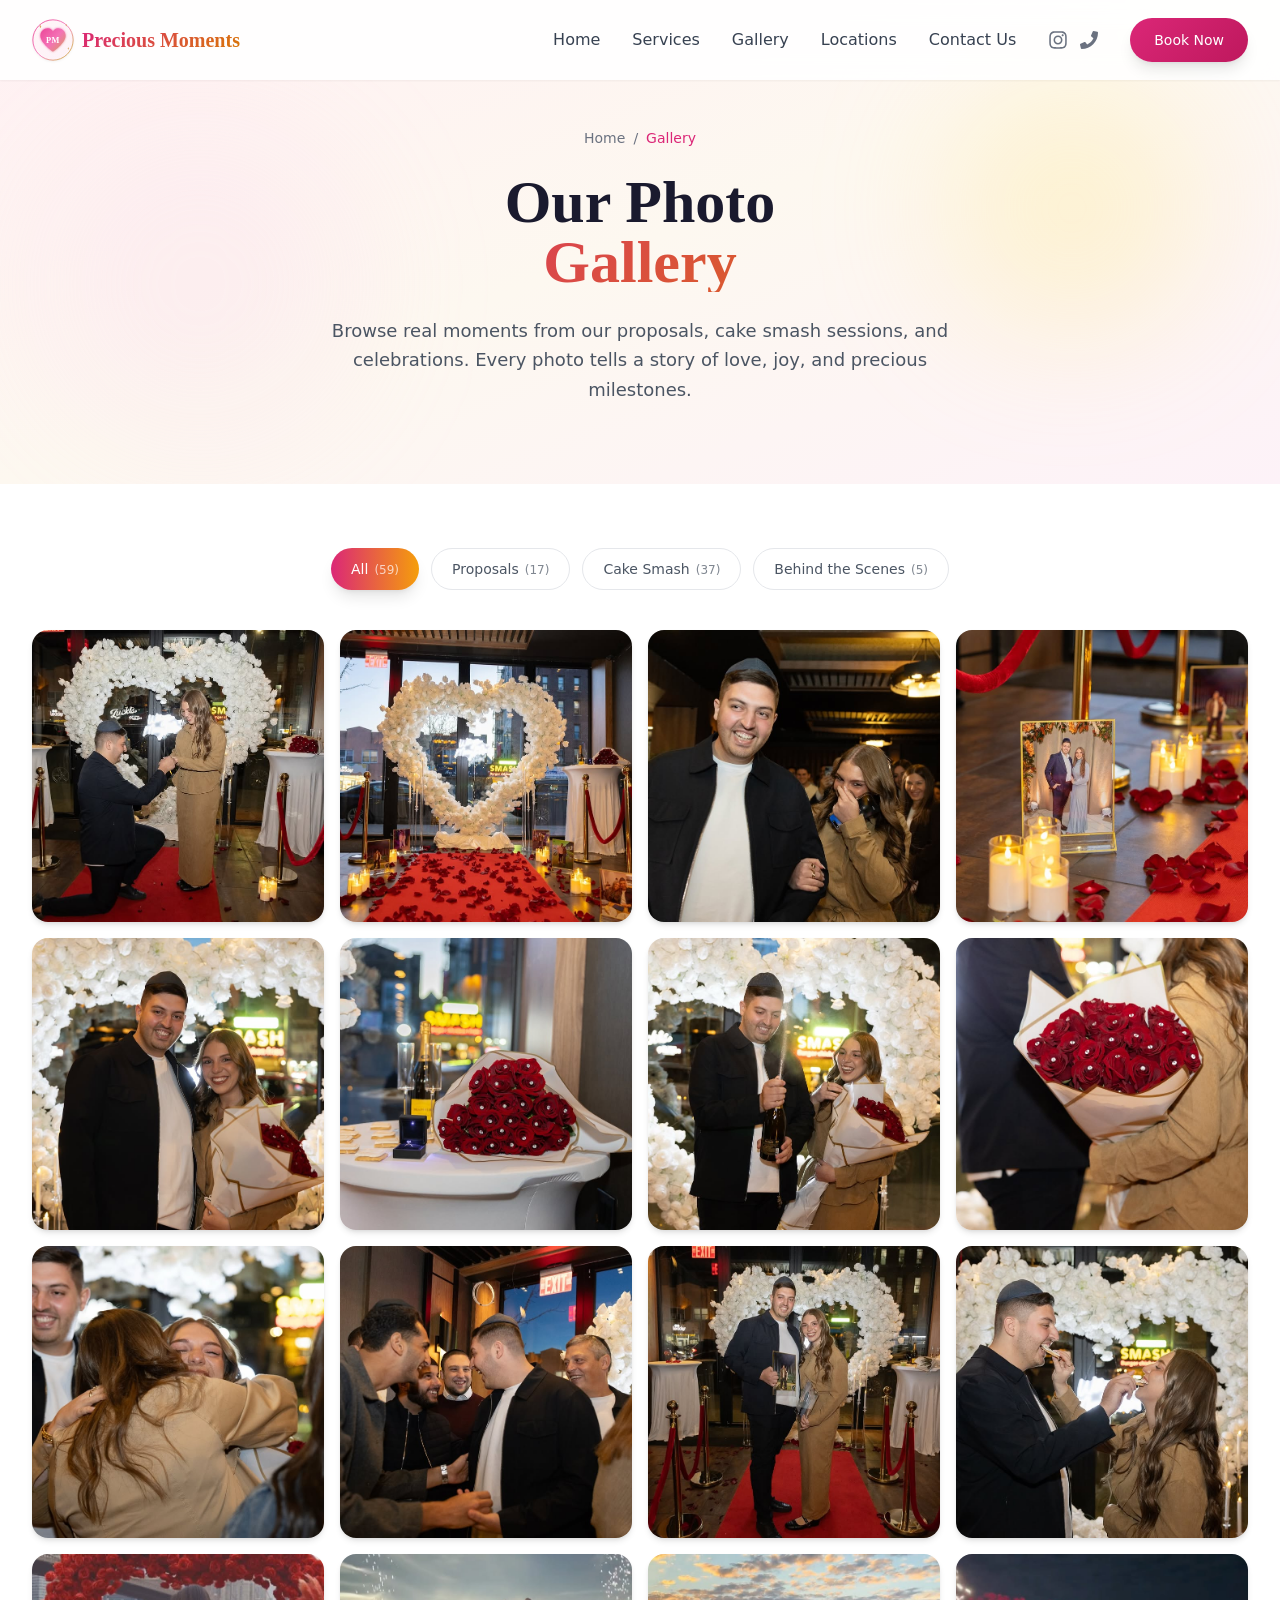
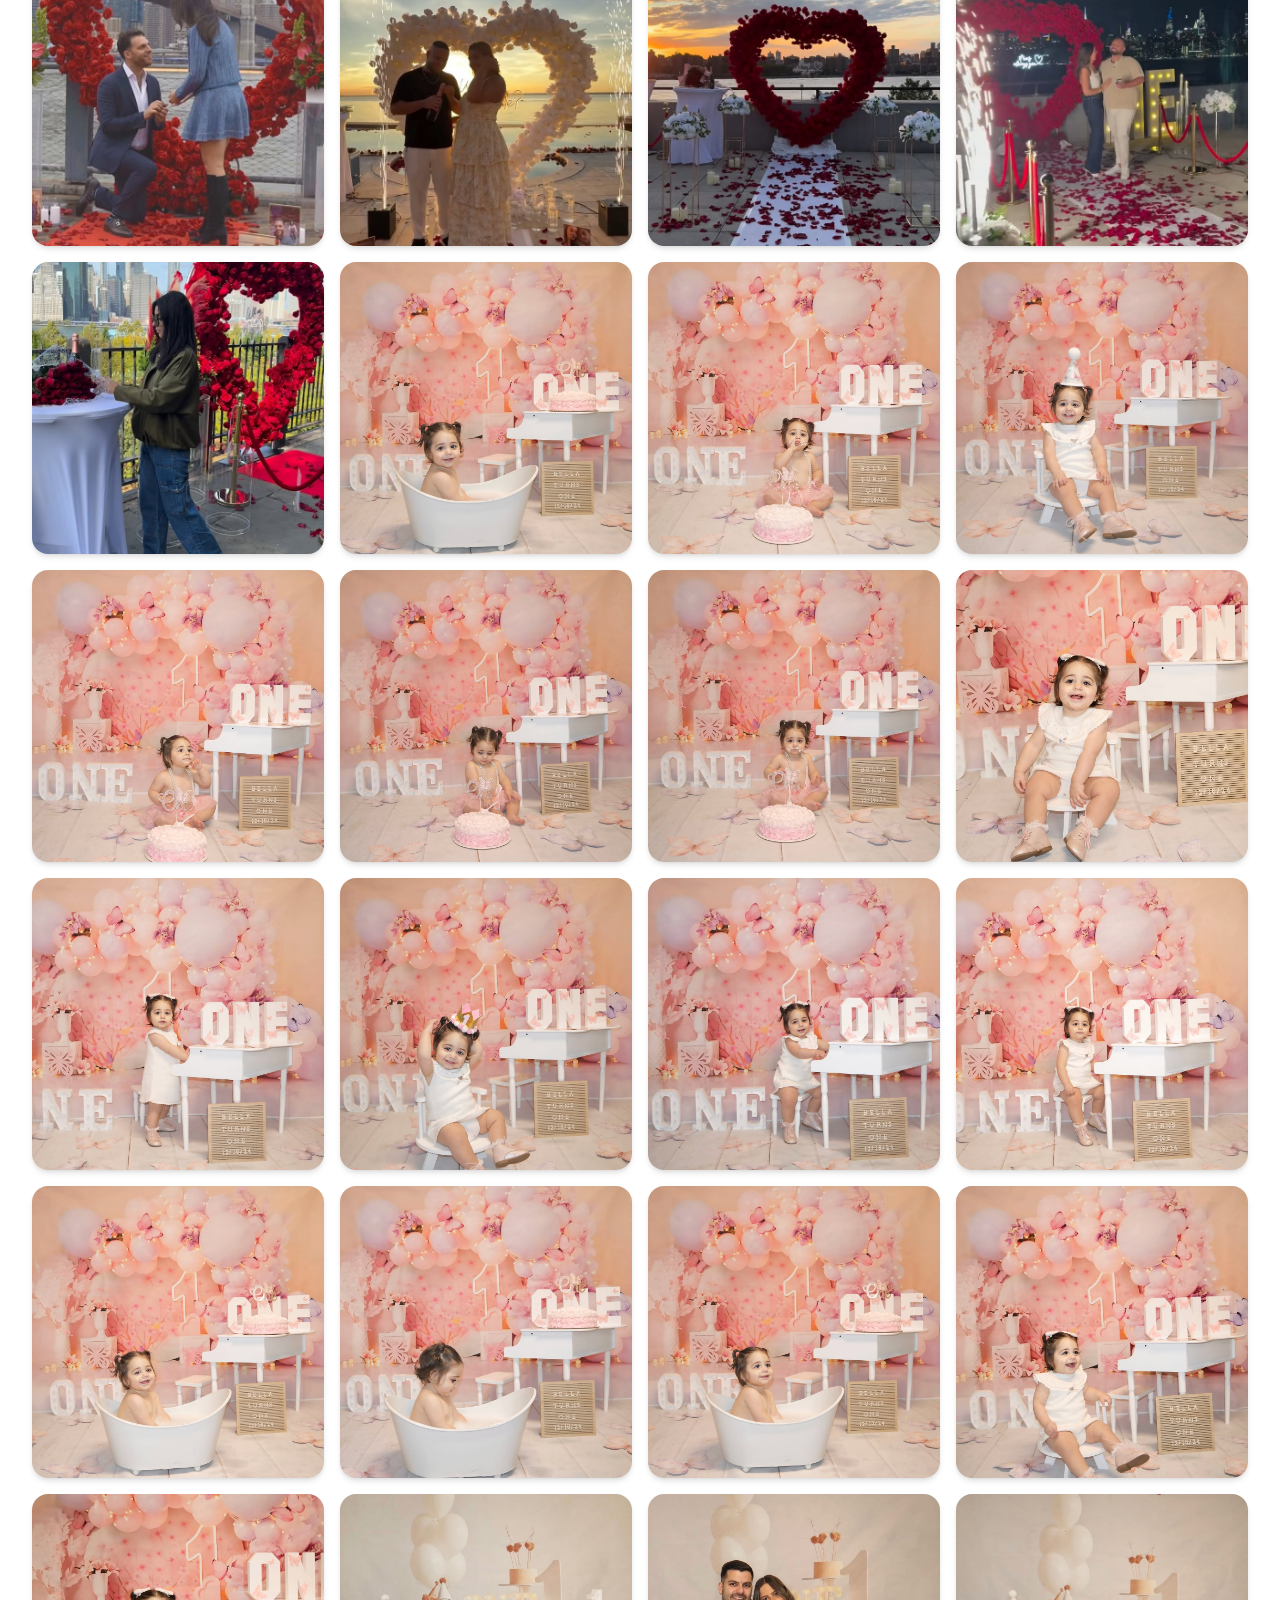
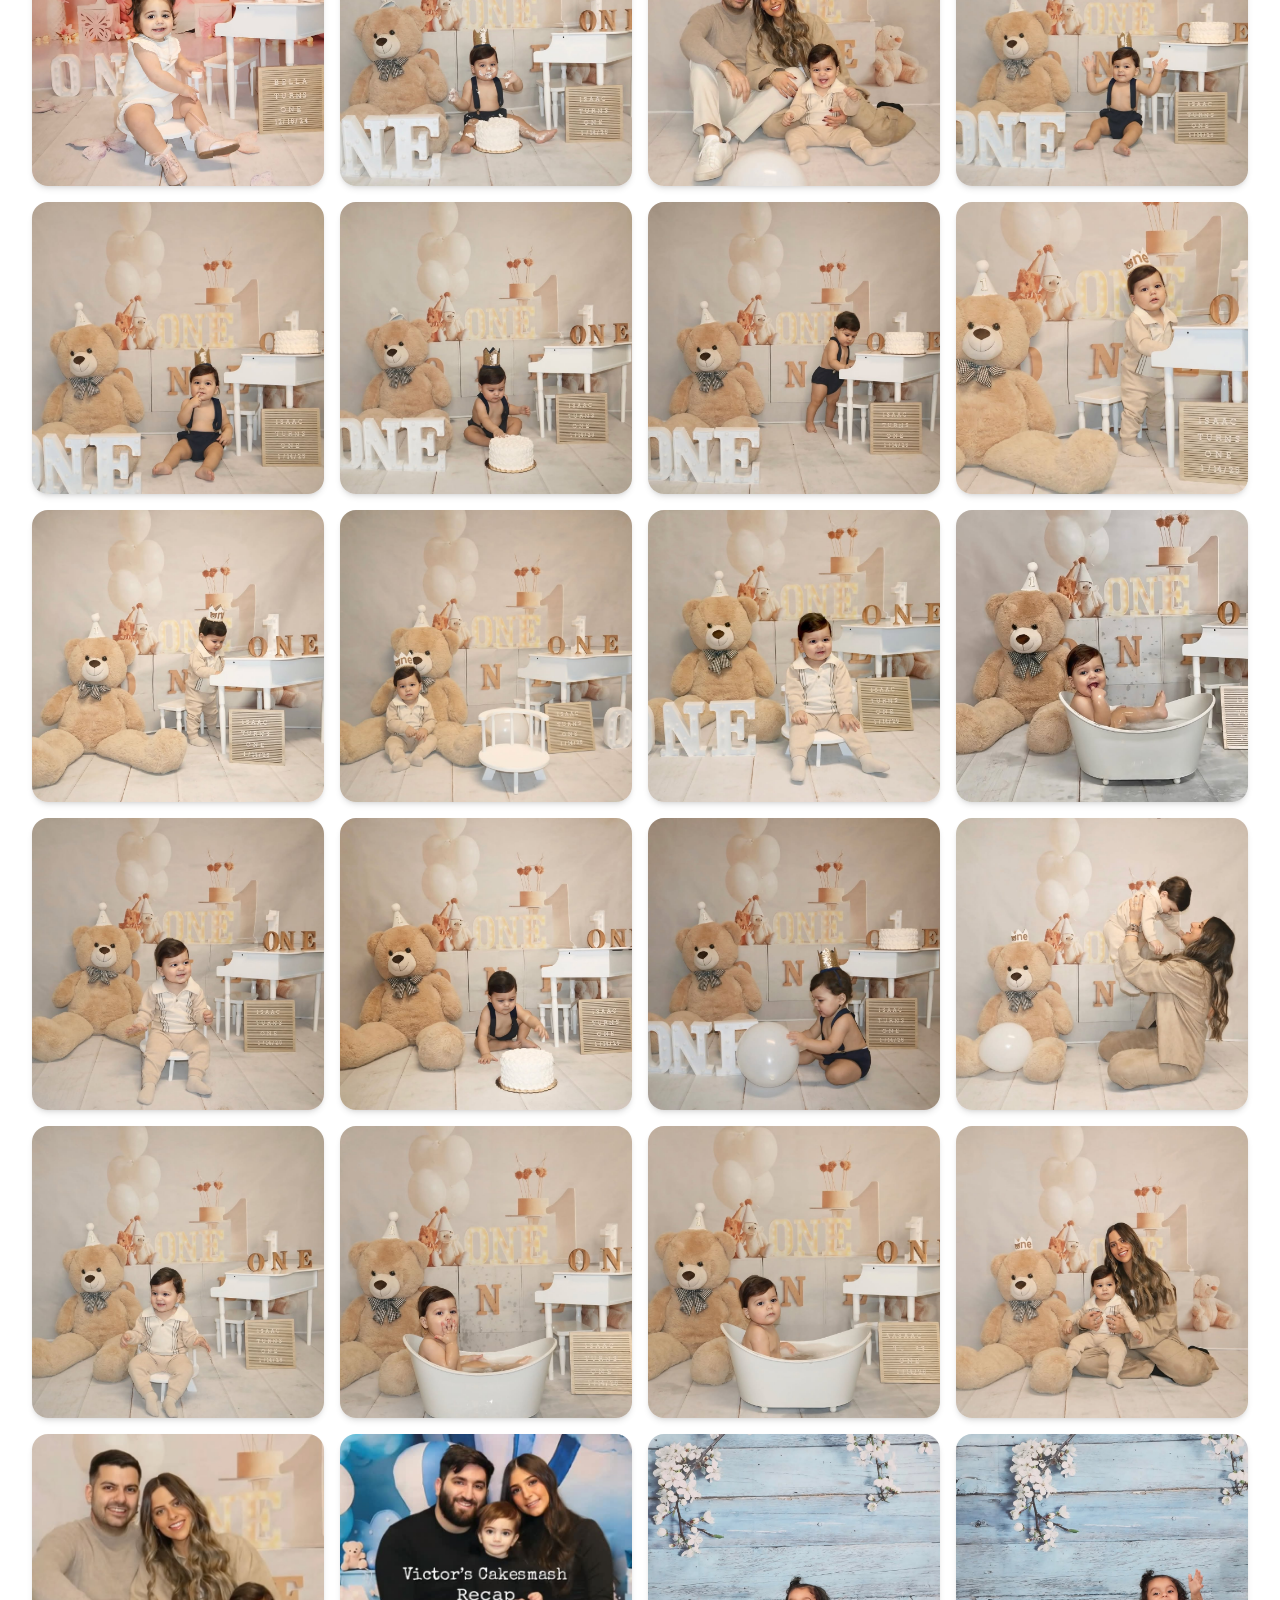
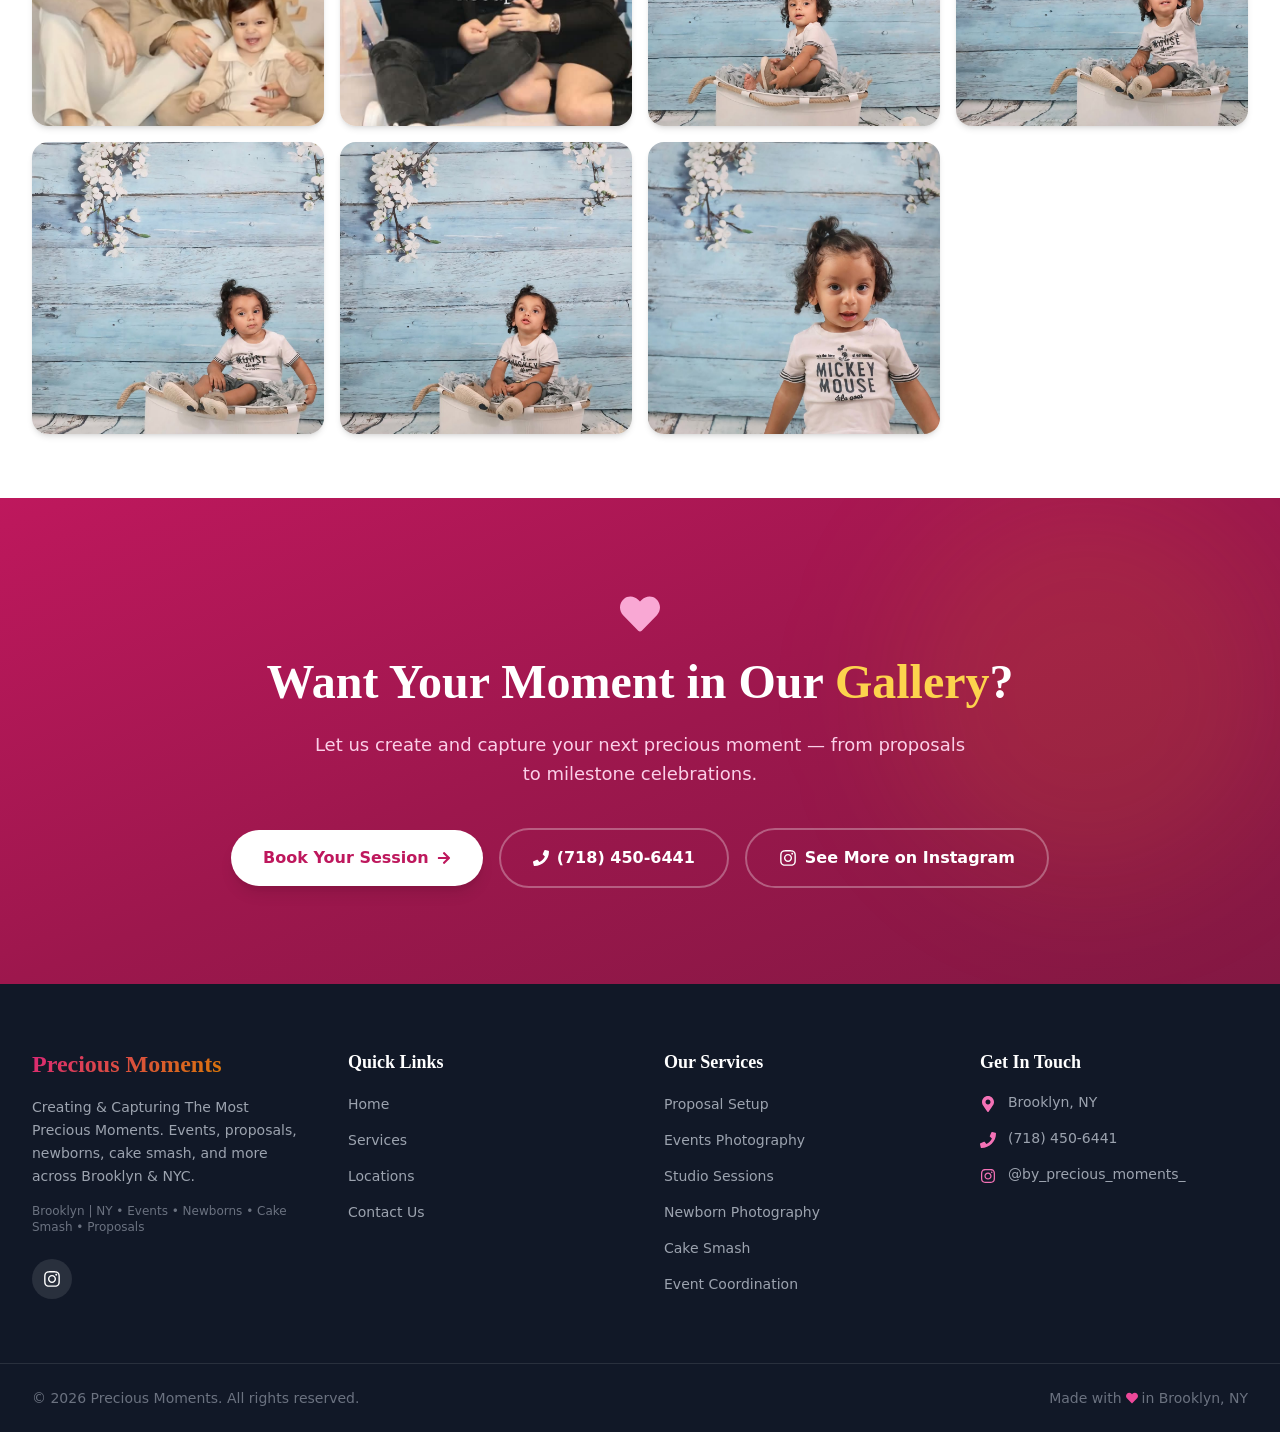
<file: gallery.html>
<!DOCTYPE html><html lang="en"><head><meta charSet="utf-8"/><meta name="viewport" content="width=device-width, initial-scale=1"/><link rel="stylesheet" href="/_next/static/css/c803396e19a8f529.css" data-precedence="next"/><link rel="preload" as="script" fetchPriority="low" href="/_next/static/chunks/webpack-a3c37fcbf859f6f9.js"/><script src="/_next/static/chunks/fd9d1056-74f9772e76a2e3aa.js" async=""></script><script src="/_next/static/chunks/117-345476ce096a8d08.js" async=""></script><script src="/_next/static/chunks/main-app-8a642477b52aa923.js" async=""></script><script src="/_next/static/chunks/8e1d74a4-e41f4e96ef0e1950.js" async=""></script><script src="/_next/static/chunks/599-c6e4dcf2e5b2fef2.js" async=""></script><script src="/_next/static/chunks/498-23d25856a78d8689.js" async=""></script><script src="/_next/static/chunks/800-3fa224bf98664abd.js" async=""></script><script src="/_next/static/chunks/app/gallery/page-3dfced279b9b56b5.js" async=""></script><script src="/_next/static/chunks/app/layout-0360034c27d101a9.js" async=""></script><title>Precious Moments | Events, Proposals, Photography &amp; Newborns in Brooklyn NY</title><meta name="description" content="Precious Moments — Creating &amp; Capturing The Most Precious Moments in Brooklyn, NY. Events, Newborns, Cake Smash, Proposals, Studio Sessions &amp; Photography."/><meta name="keywords" content="proposal planning Brooklyn NY, events photography NYC, newborn photography Brooklyn, cake smash photography, studio sessions NYC, event coordination, precious moments Brooklyn"/><meta property="og:title" content="Precious Moments | Events, Proposals, Photography &amp; Newborns in Brooklyn NY"/><meta property="og:description" content="Creating &amp; Capturing The Most Precious Moments. Events, proposals, newborns, cake smash, studio sessions &amp; more across Brooklyn &amp; NYC."/><meta property="og:locale" content="en_US"/><meta property="og:type" content="website"/><meta name="twitter:card" content="summary"/><meta name="twitter:title" content="Precious Moments | Events, Proposals, Photography &amp; Newborns in Brooklyn NY"/><meta name="twitter:description" content="Creating &amp; Capturing The Most Precious Moments. Events, proposals, newborns, cake smash, studio sessions &amp; more across Brooklyn &amp; NYC."/><link rel="icon" href="/icon.svg"/><link rel="apple-touch-icon" href="/apple-icon.svg"/><script src="/_next/static/chunks/polyfills-42372ed130431b0a.js" noModule=""></script></head><body class="bg-cream"><nav class="fixed top-0 left-0 right-0 z-50 transition-all duration-300 bg-white/90 backdrop-blur-md shadow-sm"><div class="max-w-7xl mx-auto px-4 sm:px-6 lg:px-8"><div class="flex items-center justify-between h-20"><a class="flex items-center space-x-2 group" href="/"><svg width="42" height="42" viewBox="0 0 100 100" fill="none" xmlns="http://www.w3.org/2000/svg" class="flex-shrink-0 drop-shadow-sm group-hover:scale-105 transition-transform duration-300"><defs><linearGradient id="navHeartGrad" x1="20" y1="25" x2="80" y2="80" gradientUnits="userSpaceOnUse"><stop offset="0%" stop-color="#ec4899"></stop><stop offset="50%" stop-color="#f472b6"></stop><stop offset="100%" stop-color="#d4a053"></stop></linearGradient><linearGradient id="navBgGrad" x1="0" y1="0" x2="100" y2="100" gradientUnits="userSpaceOnUse"><stop offset="0%" stop-color="#fff5f7"></stop><stop offset="100%" stop-color="#fdf2f8"></stop></linearGradient><filter id="navGlow" x="-20%" y="-20%" width="140%" height="140%"><feGaussianBlur stdDeviation="2" result="blur"></feGaussianBlur><feComposite in="SourceGraphic" in2="blur" operator="over"></feComposite></filter></defs><circle cx="50" cy="50" r="48" fill="url(#navBgGrad)" stroke="url(#navHeartGrad)" stroke-width="2"></circle><path d="M50 78 C50 78 20 58 20 40 C20 30 28 22 38 22 C44 22 48 26 50 30 C52 26 56 22 62 22 C72 22 80 30 80 40 C80 58 50 78 50 78Z" fill="url(#navHeartGrad)" filter="url(#navGlow)"></path><text x="50" y="56" text-anchor="middle" fill="white" font-size="20" font-weight="bold" font-family="Georgia, serif" letter-spacing="1">PM</text><g fill="#d4a053" opacity="0.9"><polygon points="18,18 20,14 22,18 20,22"></polygon><polygon points="80,15 81.5,12 83,15 81.5,18"></polygon><polygon points="85,70 86.5,67 88,70 86.5,73"></polygon></g></svg><div><span class="text-xl font-serif font-bold gradient-text">Precious Moments</span></div></a><div class="hidden md:flex items-center space-x-8"><a class="text-gray-700 hover:text-primary-600 font-medium transition-colors duration-200 relative group" href="/">Home<span class="absolute -bottom-1 left-0 w-0 h-0.5 bg-gradient-to-r from-primary-600 to-gold-500 transition-all duration-300 group-hover:w-full"></span></a><a class="text-gray-700 hover:text-primary-600 font-medium transition-colors duration-200 relative group" href="/services">Services<span class="absolute -bottom-1 left-0 w-0 h-0.5 bg-gradient-to-r from-primary-600 to-gold-500 transition-all duration-300 group-hover:w-full"></span></a><a class="text-gray-700 hover:text-primary-600 font-medium transition-colors duration-200 relative group" href="/gallery">Gallery<span class="absolute -bottom-1 left-0 w-0 h-0.5 bg-gradient-to-r from-primary-600 to-gold-500 transition-all duration-300 group-hover:w-full"></span></a><a class="text-gray-700 hover:text-primary-600 font-medium transition-colors duration-200 relative group" href="/locations">Locations<span class="absolute -bottom-1 left-0 w-0 h-0.5 bg-gradient-to-r from-primary-600 to-gold-500 transition-all duration-300 group-hover:w-full"></span></a><a class="text-gray-700 hover:text-primary-600 font-medium transition-colors duration-200 relative group" href="/contact">Contact Us<span class="absolute -bottom-1 left-0 w-0 h-0.5 bg-gradient-to-r from-primary-600 to-gold-500 transition-all duration-300 group-hover:w-full"></span></a><div class="flex items-center space-x-3 ml-4"><a href="https://www.instagram.com/by_precious_moments_/" target="_blank" rel="noopener noreferrer" class="text-gray-500 hover:text-primary-600 transition-colors" aria-label="Instagram"><svg stroke="currentColor" fill="currentColor" stroke-width="0" viewBox="0 0 448 512" height="20" width="20" xmlns="http://www.w3.org/2000/svg"><path d="M224.1 141c-63.6 0-114.9 51.3-114.9 114.9s51.3 114.9 114.9 114.9S339 319.5 339 255.9 287.7 141 224.1 141zm0 189.6c-41.1 0-74.7-33.5-74.7-74.7s33.5-74.7 74.7-74.7 74.7 33.5 74.7 74.7-33.6 74.7-74.7 74.7zm146.4-194.3c0 14.9-12 26.8-26.8 26.8-14.9 0-26.8-12-26.8-26.8s12-26.8 26.8-26.8 26.8 12 26.8 26.8zm76.1 27.2c-1.7-35.9-9.9-67.7-36.2-93.9-26.2-26.2-58-34.4-93.9-36.2-37-2.1-147.9-2.1-184.9 0-35.8 1.7-67.6 9.9-93.9 36.1s-34.4 58-36.2 93.9c-2.1 37-2.1 147.9 0 184.9 1.7 35.9 9.9 67.7 36.2 93.9s58 34.4 93.9 36.2c37 2.1 147.9 2.1 184.9 0 35.9-1.7 67.7-9.9 93.9-36.2 26.2-26.2 34.4-58 36.2-93.9 2.1-37 2.1-147.8 0-184.8zM398.8 388c-7.8 19.6-22.9 34.7-42.6 42.6-29.5 11.7-99.5 9-132.1 9s-102.7 2.6-132.1-9c-19.6-7.8-34.7-22.9-42.6-42.6-11.7-29.5-9-99.5-9-132.1s-2.6-102.7 9-132.1c7.8-19.6 22.9-34.7 42.6-42.6 29.5-11.7 99.5-9 132.1-9s102.7-2.6 132.1 9c19.6 7.8 34.7 22.9 42.6 42.6 11.7 29.5 9 99.5 9 132.1s2.7 102.7-9 132.1z"></path></svg></a><a href="tel:+17184506441" class="text-gray-500 hover:text-primary-600 transition-colors" aria-label="Call Us"><svg stroke="currentColor" fill="currentColor" stroke-width="0" viewBox="0 0 512 512" height="18" width="18" xmlns="http://www.w3.org/2000/svg"><path d="M493.4 24.6l-104-24c-11.3-2.6-22.9 3.3-27.5 13.9l-48 112c-4.2 9.8-1.4 21.3 6.9 28l60.6 49.6c-36 76.7-98.9 140.5-177.2 177.2l-49.6-60.6c-6.8-8.3-18.2-11.1-28-6.9l-112 48C3.9 366.5-2 378.1.6 389.4l24 104C27.1 504.2 36.7 512 48 512c256.1 0 464-207.5 464-464 0-11.2-7.7-20.9-18.6-23.4z"></path></svg></a></div><a class="btn-primary text-sm !px-6 !py-3" href="/contact">Book Now</a></div><button class="md:hidden p-2 text-gray-700" aria-label="Toggle navigation menu"><svg stroke="currentColor" fill="currentColor" stroke-width="0" viewBox="0 0 448 512" height="24" width="24" xmlns="http://www.w3.org/2000/svg"><path d="M16 132h416c8.837 0 16-7.163 16-16V76c0-8.837-7.163-16-16-16H16C7.163 60 0 67.163 0 76v40c0 8.837 7.163 16 16 16zm0 160h416c8.837 0 16-7.163 16-16v-40c0-8.837-7.163-16-16-16H16c-8.837 0-16 7.163-16 16v40c0 8.837 7.163 16 16 16zm0 160h416c8.837 0 16-7.163 16-16v-40c0-8.837-7.163-16-16-16H16c-8.837 0-16 7.163-16 16v40c0 8.837 7.163 16 16 16z"></path></svg></button></div></div><div class="md:hidden overflow-hidden transition-all duration-300 max-h-0 opacity-0"><div class="bg-white/95 backdrop-blur-md border-t px-4 py-6 space-y-4"><a class="block text-gray-700 hover:text-primary-600 font-medium py-2" href="/">Home</a><a class="block text-gray-700 hover:text-primary-600 font-medium py-2" href="/services">Services</a><a class="block text-gray-700 hover:text-primary-600 font-medium py-2" href="/gallery">Gallery</a><a class="block text-gray-700 hover:text-primary-600 font-medium py-2" href="/locations">Locations</a><a class="block text-gray-700 hover:text-primary-600 font-medium py-2" href="/contact">Contact Us</a><a href="tel:+17184506441" class="block text-gray-700 hover:text-primary-600 font-medium py-2">📞 (718) 450-6441</a><a class="btn-primary text-sm !px-6 !py-3 w-full text-center" href="/contact">Book Now</a></div></div></nav><main><section class="relative pt-32 pb-20 overflow-hidden"><div class="absolute inset-0 bg-gradient-to-br from-blush via-cream to-primary-50"></div><div class="absolute top-20 right-20 w-64 h-64 bg-gold-200/30 rounded-full blur-3xl"></div><div class="absolute bottom-10 left-10 w-80 h-80 bg-primary-200/20 rounded-full blur-3xl"></div><div class="relative z-10 max-w-4xl mx-auto px-4 text-center"><nav class="text-sm text-gray-500 mb-6"><a class="hover:text-primary-600 transition-colors" href="/">Home</a><span class="mx-2">/</span><span class="text-primary-600">Gallery</span></nav><h1 class="text-5xl sm:text-6xl font-serif font-bold mb-6">Our Photo<span class="block gradient-text">Gallery</span></h1><p class="text-lg text-gray-600 max-w-2xl mx-auto leading-relaxed">Browse real moments from our proposals, cake smash sessions, and celebrations. Every photo tells a story of love, joy, and precious milestones.</p></div></section><section class="py-16 bg-white"><div class="max-w-7xl mx-auto px-4 sm:px-6 lg:px-8"><div><div class="flex flex-wrap justify-center gap-3 mb-10"><button class="px-5 py-2.5 rounded-full text-sm font-medium transition-all duration-300 bg-gradient-to-r from-primary-600 to-gold-500 text-white shadow-lg">All<span class="ml-1.5 text-xs opacity-70">(<!-- -->59<!-- -->)</span></button><button class="px-5 py-2.5 rounded-full text-sm font-medium transition-all duration-300 bg-white text-gray-600 hover:bg-primary-50 hover:text-primary-600 border border-gray-200">Proposals<span class="ml-1.5 text-xs opacity-70">(<!-- -->17<!-- -->)</span></button><button class="px-5 py-2.5 rounded-full text-sm font-medium transition-all duration-300 bg-white text-gray-600 hover:bg-primary-50 hover:text-primary-600 border border-gray-200">Cake Smash<span class="ml-1.5 text-xs opacity-70">(<!-- -->37<!-- -->)</span></button><button class="px-5 py-2.5 rounded-full text-sm font-medium transition-all duration-300 bg-white text-gray-600 hover:bg-primary-50 hover:text-primary-600 border border-gray-200">Behind the Scenes<span class="ml-1.5 text-xs opacity-70">(<!-- -->5<!-- -->)</span></button></div><div class="grid grid-cols-2 sm:grid-cols-3 lg:grid-cols-4 gap-3 sm:gap-4 "><button class="group relative aspect-square rounded-2xl overflow-hidden shadow-md hover:shadow-xl transition-all duration-300 hover:-translate-y-1 cursor-pointer"><img alt="Celia &amp; Simon💍" loading="lazy" decoding="async" data-nimg="fill" class="object-cover group-hover:scale-105 transition-transform duration-500" style="position:absolute;height:100%;width:100%;left:0;top:0;right:0;bottom:0;color:transparent" src="/images/gallery/proposals/20260410-celia-simon-celiajajati-simon_sarweh-proposal-plan-1.jpg"/><div class="absolute inset-0 bg-gradient-to-t from-black/50 via-transparent to-transparent opacity-0 group-hover:opacity-100 transition-opacity duration-300"></div><div class="absolute bottom-0 left-0 right-0 p-3 translate-y-full group-hover:translate-y-0 transition-transform duration-300"><p class="text-white text-xs font-medium line-clamp-1">Celia &amp; Simon💍</p></div></button><button class="group relative aspect-square rounded-2xl overflow-hidden shadow-md hover:shadow-xl transition-all duration-300 hover:-translate-y-1 cursor-pointer"><img alt="Celia &amp; Simon💍" loading="lazy" decoding="async" data-nimg="fill" class="object-cover group-hover:scale-105 transition-transform duration-500" style="position:absolute;height:100%;width:100%;left:0;top:0;right:0;bottom:0;color:transparent" src="/images/gallery/proposals/20260410-celia-simon-celiajajati-simon_sarweh-proposal-plan-2.jpg"/><div class="absolute inset-0 bg-gradient-to-t from-black/50 via-transparent to-transparent opacity-0 group-hover:opacity-100 transition-opacity duration-300"></div><div class="absolute bottom-0 left-0 right-0 p-3 translate-y-full group-hover:translate-y-0 transition-transform duration-300"><p class="text-white text-xs font-medium line-clamp-1">Celia &amp; Simon💍</p></div></button><button class="group relative aspect-square rounded-2xl overflow-hidden shadow-md hover:shadow-xl transition-all duration-300 hover:-translate-y-1 cursor-pointer"><img alt="Celia &amp; Simon💍" loading="lazy" decoding="async" data-nimg="fill" class="object-cover group-hover:scale-105 transition-transform duration-500" style="position:absolute;height:100%;width:100%;left:0;top:0;right:0;bottom:0;color:transparent" src="/images/gallery/proposals/20260410-celia-simon-celiajajati-simon_sarweh-proposal-plan-3.jpg"/><div class="absolute inset-0 bg-gradient-to-t from-black/50 via-transparent to-transparent opacity-0 group-hover:opacity-100 transition-opacity duration-300"></div><div class="absolute bottom-0 left-0 right-0 p-3 translate-y-full group-hover:translate-y-0 transition-transform duration-300"><p class="text-white text-xs font-medium line-clamp-1">Celia &amp; Simon💍</p></div></button><button class="group relative aspect-square rounded-2xl overflow-hidden shadow-md hover:shadow-xl transition-all duration-300 hover:-translate-y-1 cursor-pointer"><img alt="Celia &amp; Simon💍" loading="lazy" decoding="async" data-nimg="fill" class="object-cover group-hover:scale-105 transition-transform duration-500" style="position:absolute;height:100%;width:100%;left:0;top:0;right:0;bottom:0;color:transparent" src="/images/gallery/proposals/20260410-celia-simon-celiajajati-simon_sarweh-proposal-plan-4.jpg"/><div class="absolute inset-0 bg-gradient-to-t from-black/50 via-transparent to-transparent opacity-0 group-hover:opacity-100 transition-opacity duration-300"></div><div class="absolute bottom-0 left-0 right-0 p-3 translate-y-full group-hover:translate-y-0 transition-transform duration-300"><p class="text-white text-xs font-medium line-clamp-1">Celia &amp; Simon💍</p></div></button><button class="group relative aspect-square rounded-2xl overflow-hidden shadow-md hover:shadow-xl transition-all duration-300 hover:-translate-y-1 cursor-pointer"><img alt="Celia &amp; Simon💍" loading="lazy" decoding="async" data-nimg="fill" class="object-cover group-hover:scale-105 transition-transform duration-500" style="position:absolute;height:100%;width:100%;left:0;top:0;right:0;bottom:0;color:transparent" src="/images/gallery/proposals/20260410-celia-simon-celiajajati-simon_sarweh-proposal-plan-5.jpg"/><div class="absolute inset-0 bg-gradient-to-t from-black/50 via-transparent to-transparent opacity-0 group-hover:opacity-100 transition-opacity duration-300"></div><div class="absolute bottom-0 left-0 right-0 p-3 translate-y-full group-hover:translate-y-0 transition-transform duration-300"><p class="text-white text-xs font-medium line-clamp-1">Celia &amp; Simon💍</p></div></button><button class="group relative aspect-square rounded-2xl overflow-hidden shadow-md hover:shadow-xl transition-all duration-300 hover:-translate-y-1 cursor-pointer"><img alt="Celia &amp; Simon💍" loading="lazy" decoding="async" data-nimg="fill" class="object-cover group-hover:scale-105 transition-transform duration-500" style="position:absolute;height:100%;width:100%;left:0;top:0;right:0;bottom:0;color:transparent" src="/images/gallery/proposals/20260410-celia-simon-celiajajati-simon_sarweh-proposal-plan-6.jpg"/><div class="absolute inset-0 bg-gradient-to-t from-black/50 via-transparent to-transparent opacity-0 group-hover:opacity-100 transition-opacity duration-300"></div><div class="absolute bottom-0 left-0 right-0 p-3 translate-y-full group-hover:translate-y-0 transition-transform duration-300"><p class="text-white text-xs font-medium line-clamp-1">Celia &amp; Simon💍</p></div></button><button class="group relative aspect-square rounded-2xl overflow-hidden shadow-md hover:shadow-xl transition-all duration-300 hover:-translate-y-1 cursor-pointer"><img alt="Celia &amp; Simon💍" loading="lazy" decoding="async" data-nimg="fill" class="object-cover group-hover:scale-105 transition-transform duration-500" style="position:absolute;height:100%;width:100%;left:0;top:0;right:0;bottom:0;color:transparent" src="/images/gallery/proposals/20260410-celia-simon-celiajajati-simon_sarweh-proposal-plan-7.jpg"/><div class="absolute inset-0 bg-gradient-to-t from-black/50 via-transparent to-transparent opacity-0 group-hover:opacity-100 transition-opacity duration-300"></div><div class="absolute bottom-0 left-0 right-0 p-3 translate-y-full group-hover:translate-y-0 transition-transform duration-300"><p class="text-white text-xs font-medium line-clamp-1">Celia &amp; Simon💍</p></div></button><button class="group relative aspect-square rounded-2xl overflow-hidden shadow-md hover:shadow-xl transition-all duration-300 hover:-translate-y-1 cursor-pointer"><img alt="Celia &amp; Simon💍" loading="lazy" decoding="async" data-nimg="fill" class="object-cover group-hover:scale-105 transition-transform duration-500" style="position:absolute;height:100%;width:100%;left:0;top:0;right:0;bottom:0;color:transparent" src="/images/gallery/proposals/20260410-celia-simon-celiajajati-simon_sarweh-proposal-plan-8.jpg"/><div class="absolute inset-0 bg-gradient-to-t from-black/50 via-transparent to-transparent opacity-0 group-hover:opacity-100 transition-opacity duration-300"></div><div class="absolute bottom-0 left-0 right-0 p-3 translate-y-full group-hover:translate-y-0 transition-transform duration-300"><p class="text-white text-xs font-medium line-clamp-1">Celia &amp; Simon💍</p></div></button><button class="group relative aspect-square rounded-2xl overflow-hidden shadow-md hover:shadow-xl transition-all duration-300 hover:-translate-y-1 cursor-pointer"><img alt="Celia &amp; Simon💍" loading="lazy" decoding="async" data-nimg="fill" class="object-cover group-hover:scale-105 transition-transform duration-500" style="position:absolute;height:100%;width:100%;left:0;top:0;right:0;bottom:0;color:transparent" src="/images/gallery/proposals/20260410-celia-simon-celiajajati-simon_sarweh-proposal-plan-9.jpg"/><div class="absolute inset-0 bg-gradient-to-t from-black/50 via-transparent to-transparent opacity-0 group-hover:opacity-100 transition-opacity duration-300"></div><div class="absolute bottom-0 left-0 right-0 p-3 translate-y-full group-hover:translate-y-0 transition-transform duration-300"><p class="text-white text-xs font-medium line-clamp-1">Celia &amp; Simon💍</p></div></button><button class="group relative aspect-square rounded-2xl overflow-hidden shadow-md hover:shadow-xl transition-all duration-300 hover:-translate-y-1 cursor-pointer"><img alt="Celia &amp; Simon💍" loading="lazy" decoding="async" data-nimg="fill" class="object-cover group-hover:scale-105 transition-transform duration-500" style="position:absolute;height:100%;width:100%;left:0;top:0;right:0;bottom:0;color:transparent" src="/images/gallery/proposals/20260410-celia-simon-celiajajati-simon_sarweh-proposal-plan-10.jpg"/><div class="absolute inset-0 bg-gradient-to-t from-black/50 via-transparent to-transparent opacity-0 group-hover:opacity-100 transition-opacity duration-300"></div><div class="absolute bottom-0 left-0 right-0 p-3 translate-y-full group-hover:translate-y-0 transition-transform duration-300"><p class="text-white text-xs font-medium line-clamp-1">Celia &amp; Simon💍</p></div></button><button class="group relative aspect-square rounded-2xl overflow-hidden shadow-md hover:shadow-xl transition-all duration-300 hover:-translate-y-1 cursor-pointer"><img alt="Celia &amp; Simon💍" loading="lazy" decoding="async" data-nimg="fill" class="object-cover group-hover:scale-105 transition-transform duration-500" style="position:absolute;height:100%;width:100%;left:0;top:0;right:0;bottom:0;color:transparent" src="/images/gallery/proposals/20260410-celia-simon-celiajajati-simon_sarweh-proposal-plan-11.jpg"/><div class="absolute inset-0 bg-gradient-to-t from-black/50 via-transparent to-transparent opacity-0 group-hover:opacity-100 transition-opacity duration-300"></div><div class="absolute bottom-0 left-0 right-0 p-3 translate-y-full group-hover:translate-y-0 transition-transform duration-300"><p class="text-white text-xs font-medium line-clamp-1">Celia &amp; Simon💍</p></div></button><button class="group relative aspect-square rounded-2xl overflow-hidden shadow-md hover:shadow-xl transition-all duration-300 hover:-translate-y-1 cursor-pointer"><img alt="Celia &amp; Simon💍" loading="lazy" decoding="async" data-nimg="fill" class="object-cover group-hover:scale-105 transition-transform duration-500" style="position:absolute;height:100%;width:100%;left:0;top:0;right:0;bottom:0;color:transparent" src="/images/gallery/proposals/20260410-celia-simon-celiajajati-simon_sarweh-proposal-plan-12.jpg"/><div class="absolute inset-0 bg-gradient-to-t from-black/50 via-transparent to-transparent opacity-0 group-hover:opacity-100 transition-opacity duration-300"></div><div class="absolute bottom-0 left-0 right-0 p-3 translate-y-full group-hover:translate-y-0 transition-transform duration-300"><p class="text-white text-xs font-medium line-clamp-1">Celia &amp; Simon💍</p></div></button><button class="group relative aspect-square rounded-2xl overflow-hidden shadow-md hover:shadow-xl transition-all duration-300 hover:-translate-y-1 cursor-pointer"><img alt="When dreams met reality✨" loading="lazy" decoding="async" data-nimg="fill" class="object-cover group-hover:scale-105 transition-transform duration-500" style="position:absolute;height:100%;width:100%;left:0;top:0;right:0;bottom:0;color:transparent" src="/images/gallery/proposals/20260405-when-dreams-met-reality-proposal-planner-photograp-thumb.jpg"/><div class="absolute inset-0 bg-gradient-to-t from-black/50 via-transparent to-transparent opacity-0 group-hover:opacity-100 transition-opacity duration-300"></div><div class="absolute bottom-0 left-0 right-0 p-3 translate-y-full group-hover:translate-y-0 transition-transform duration-300"><p class="text-white text-xs font-medium line-clamp-1">When dreams met reality✨</p></div></button><button class="group relative aspect-square rounded-2xl overflow-hidden shadow-md hover:shadow-xl transition-all duration-300 hover:-translate-y-1 cursor-pointer"><img alt="Proposal planned &amp; captured to perfection✨" loading="lazy" decoding="async" data-nimg="fill" class="object-cover group-hover:scale-105 transition-transform duration-500" style="position:absolute;height:100%;width:100%;left:0;top:0;right:0;bottom:0;color:transparent" src="/images/gallery/proposals/20260322-proposal-planned-captured-to-perfection-proposal-p-thumb.jpg"/><div class="absolute inset-0 bg-gradient-to-t from-black/50 via-transparent to-transparent opacity-0 group-hover:opacity-100 transition-opacity duration-300"></div><div class="absolute bottom-0 left-0 right-0 p-3 translate-y-full group-hover:translate-y-0 transition-transform duration-300"><p class="text-white text-xs font-medium line-clamp-1">Proposal planned &amp; captured to perfection✨</p></div></button><button class="group relative aspect-square rounded-2xl overflow-hidden shadow-md hover:shadow-xl transition-all duration-300 hover:-translate-y-1 cursor-pointer"><img alt="The easiest YES💍" loading="lazy" decoding="async" data-nimg="fill" class="object-cover group-hover:scale-105 transition-transform duration-500" style="position:absolute;height:100%;width:100%;left:0;top:0;right:0;bottom:0;color:transparent" src="/images/gallery/proposals/20260319-the-easiest-yes-proposal-planner-photographer-by_p-thumb.jpg"/><div class="absolute inset-0 bg-gradient-to-t from-black/50 via-transparent to-transparent opacity-0 group-hover:opacity-100 transition-opacity duration-300"></div><div class="absolute bottom-0 left-0 right-0 p-3 translate-y-full group-hover:translate-y-0 transition-transform duration-300"><p class="text-white text-xs font-medium line-clamp-1">The easiest YES💍</p></div></button><button class="group relative aspect-square rounded-2xl overflow-hidden shadow-md hover:shadow-xl transition-all duration-300 hover:-translate-y-1 cursor-pointer"><img alt="It was always you🫶🏻" loading="lazy" decoding="async" data-nimg="fill" class="object-cover group-hover:scale-105 transition-transform duration-500" style="position:absolute;height:100%;width:100%;left:0;top:0;right:0;bottom:0;color:transparent" src="/images/gallery/proposals/20260317-it-was-always-you-proposal-planner-photographer-by-thumb.jpg"/><div class="absolute inset-0 bg-gradient-to-t from-black/50 via-transparent to-transparent opacity-0 group-hover:opacity-100 transition-opacity duration-300"></div><div class="absolute bottom-0 left-0 right-0 p-3 translate-y-full group-hover:translate-y-0 transition-transform duration-300"><p class="text-white text-xs font-medium line-clamp-1">It was always you🫶🏻</p></div></button><button class="group relative aspect-square rounded-2xl overflow-hidden shadow-md hover:shadow-xl transition-all duration-300 hover:-translate-y-1 cursor-pointer"><img alt="Thanksgiving Anniversary promotions✨" loading="lazy" decoding="async" data-nimg="fill" class="object-cover group-hover:scale-105 transition-transform duration-500" style="position:absolute;height:100%;width:100%;left:0;top:0;right:0;bottom:0;color:transparent" src="/images/gallery/proposals/20251127-thanksgiving-anniversary-promotions-happening-now-thumb.jpg"/><div class="absolute inset-0 bg-gradient-to-t from-black/50 via-transparent to-transparent opacity-0 group-hover:opacity-100 transition-opacity duration-300"></div><div class="absolute bottom-0 left-0 right-0 p-3 translate-y-full group-hover:translate-y-0 transition-transform duration-300"><p class="text-white text-xs font-medium line-clamp-1">Thanksgiving Anniversary promotions✨</p></div></button><button class="group relative aspect-square rounded-2xl overflow-hidden shadow-md hover:shadow-xl transition-all duration-300 hover:-translate-y-1 cursor-pointer"><img alt="Bella Turns ONE! 👐🏻" loading="lazy" decoding="async" data-nimg="fill" class="object-cover group-hover:scale-105 transition-transform duration-500" style="position:absolute;height:100%;width:100%;left:0;top:0;right:0;bottom:0;color:transparent" src="/images/gallery/cakesmash/20260316-bella-turns-one-bellaammach-1.jpg"/><div class="absolute inset-0 bg-gradient-to-t from-black/50 via-transparent to-transparent opacity-0 group-hover:opacity-100 transition-opacity duration-300"></div><div class="absolute bottom-0 left-0 right-0 p-3 translate-y-full group-hover:translate-y-0 transition-transform duration-300"><p class="text-white text-xs font-medium line-clamp-1">Bella Turns ONE! 👐🏻</p></div></button><button class="group relative aspect-square rounded-2xl overflow-hidden shadow-md hover:shadow-xl transition-all duration-300 hover:-translate-y-1 cursor-pointer"><img alt="Bella Turns ONE! 👐🏻" loading="lazy" decoding="async" data-nimg="fill" class="object-cover group-hover:scale-105 transition-transform duration-500" style="position:absolute;height:100%;width:100%;left:0;top:0;right:0;bottom:0;color:transparent" src="/images/gallery/cakesmash/20260316-bella-turns-one-bellaammach-2.jpg"/><div class="absolute inset-0 bg-gradient-to-t from-black/50 via-transparent to-transparent opacity-0 group-hover:opacity-100 transition-opacity duration-300"></div><div class="absolute bottom-0 left-0 right-0 p-3 translate-y-full group-hover:translate-y-0 transition-transform duration-300"><p class="text-white text-xs font-medium line-clamp-1">Bella Turns ONE! 👐🏻</p></div></button><button class="group relative aspect-square rounded-2xl overflow-hidden shadow-md hover:shadow-xl transition-all duration-300 hover:-translate-y-1 cursor-pointer"><img alt="Bella Turns ONE! 👐🏻" loading="lazy" decoding="async" data-nimg="fill" class="object-cover group-hover:scale-105 transition-transform duration-500" style="position:absolute;height:100%;width:100%;left:0;top:0;right:0;bottom:0;color:transparent" src="/images/gallery/cakesmash/20260316-bella-turns-one-bellaammach-3.jpg"/><div class="absolute inset-0 bg-gradient-to-t from-black/50 via-transparent to-transparent opacity-0 group-hover:opacity-100 transition-opacity duration-300"></div><div class="absolute bottom-0 left-0 right-0 p-3 translate-y-full group-hover:translate-y-0 transition-transform duration-300"><p class="text-white text-xs font-medium line-clamp-1">Bella Turns ONE! 👐🏻</p></div></button><button class="group relative aspect-square rounded-2xl overflow-hidden shadow-md hover:shadow-xl transition-all duration-300 hover:-translate-y-1 cursor-pointer"><img alt="Bella Turns ONE! 👐🏻" loading="lazy" decoding="async" data-nimg="fill" class="object-cover group-hover:scale-105 transition-transform duration-500" style="position:absolute;height:100%;width:100%;left:0;top:0;right:0;bottom:0;color:transparent" src="/images/gallery/cakesmash/20260316-bella-turns-one-bellaammach-4.jpg"/><div class="absolute inset-0 bg-gradient-to-t from-black/50 via-transparent to-transparent opacity-0 group-hover:opacity-100 transition-opacity duration-300"></div><div class="absolute bottom-0 left-0 right-0 p-3 translate-y-full group-hover:translate-y-0 transition-transform duration-300"><p class="text-white text-xs font-medium line-clamp-1">Bella Turns ONE! 👐🏻</p></div></button><button class="group relative aspect-square rounded-2xl overflow-hidden shadow-md hover:shadow-xl transition-all duration-300 hover:-translate-y-1 cursor-pointer"><img alt="Bella Turns ONE! 👐🏻" loading="lazy" decoding="async" data-nimg="fill" class="object-cover group-hover:scale-105 transition-transform duration-500" style="position:absolute;height:100%;width:100%;left:0;top:0;right:0;bottom:0;color:transparent" src="/images/gallery/cakesmash/20260316-bella-turns-one-bellaammach-5.jpg"/><div class="absolute inset-0 bg-gradient-to-t from-black/50 via-transparent to-transparent opacity-0 group-hover:opacity-100 transition-opacity duration-300"></div><div class="absolute bottom-0 left-0 right-0 p-3 translate-y-full group-hover:translate-y-0 transition-transform duration-300"><p class="text-white text-xs font-medium line-clamp-1">Bella Turns ONE! 👐🏻</p></div></button><button class="group relative aspect-square rounded-2xl overflow-hidden shadow-md hover:shadow-xl transition-all duration-300 hover:-translate-y-1 cursor-pointer"><img alt="Bella Turns ONE! 👐🏻" loading="lazy" decoding="async" data-nimg="fill" class="object-cover group-hover:scale-105 transition-transform duration-500" style="position:absolute;height:100%;width:100%;left:0;top:0;right:0;bottom:0;color:transparent" src="/images/gallery/cakesmash/20260316-bella-turns-one-bellaammach-6.jpg"/><div class="absolute inset-0 bg-gradient-to-t from-black/50 via-transparent to-transparent opacity-0 group-hover:opacity-100 transition-opacity duration-300"></div><div class="absolute bottom-0 left-0 right-0 p-3 translate-y-full group-hover:translate-y-0 transition-transform duration-300"><p class="text-white text-xs font-medium line-clamp-1">Bella Turns ONE! 👐🏻</p></div></button><button class="group relative aspect-square rounded-2xl overflow-hidden shadow-md hover:shadow-xl transition-all duration-300 hover:-translate-y-1 cursor-pointer"><img alt="Bella Turns ONE! 👐🏻" loading="lazy" decoding="async" data-nimg="fill" class="object-cover group-hover:scale-105 transition-transform duration-500" style="position:absolute;height:100%;width:100%;left:0;top:0;right:0;bottom:0;color:transparent" src="/images/gallery/cakesmash/20260316-bella-turns-one-bellaammach-7.jpg"/><div class="absolute inset-0 bg-gradient-to-t from-black/50 via-transparent to-transparent opacity-0 group-hover:opacity-100 transition-opacity duration-300"></div><div class="absolute bottom-0 left-0 right-0 p-3 translate-y-full group-hover:translate-y-0 transition-transform duration-300"><p class="text-white text-xs font-medium line-clamp-1">Bella Turns ONE! 👐🏻</p></div></button><button class="group relative aspect-square rounded-2xl overflow-hidden shadow-md hover:shadow-xl transition-all duration-300 hover:-translate-y-1 cursor-pointer"><img alt="Bella Turns ONE! 👐🏻" loading="lazy" decoding="async" data-nimg="fill" class="object-cover group-hover:scale-105 transition-transform duration-500" style="position:absolute;height:100%;width:100%;left:0;top:0;right:0;bottom:0;color:transparent" src="/images/gallery/cakesmash/20260316-bella-turns-one-bellaammach-8.jpg"/><div class="absolute inset-0 bg-gradient-to-t from-black/50 via-transparent to-transparent opacity-0 group-hover:opacity-100 transition-opacity duration-300"></div><div class="absolute bottom-0 left-0 right-0 p-3 translate-y-full group-hover:translate-y-0 transition-transform duration-300"><p class="text-white text-xs font-medium line-clamp-1">Bella Turns ONE! 👐🏻</p></div></button><button class="group relative aspect-square rounded-2xl overflow-hidden shadow-md hover:shadow-xl transition-all duration-300 hover:-translate-y-1 cursor-pointer"><img alt="Bella Turns ONE! 👐🏻" loading="lazy" decoding="async" data-nimg="fill" class="object-cover group-hover:scale-105 transition-transform duration-500" style="position:absolute;height:100%;width:100%;left:0;top:0;right:0;bottom:0;color:transparent" src="/images/gallery/cakesmash/20260316-bella-turns-one-bellaammach-9.jpg"/><div class="absolute inset-0 bg-gradient-to-t from-black/50 via-transparent to-transparent opacity-0 group-hover:opacity-100 transition-opacity duration-300"></div><div class="absolute bottom-0 left-0 right-0 p-3 translate-y-full group-hover:translate-y-0 transition-transform duration-300"><p class="text-white text-xs font-medium line-clamp-1">Bella Turns ONE! 👐🏻</p></div></button><button class="group relative aspect-square rounded-2xl overflow-hidden shadow-md hover:shadow-xl transition-all duration-300 hover:-translate-y-1 cursor-pointer"><img alt="Bella Turns ONE! 👐🏻" loading="lazy" decoding="async" data-nimg="fill" class="object-cover group-hover:scale-105 transition-transform duration-500" style="position:absolute;height:100%;width:100%;left:0;top:0;right:0;bottom:0;color:transparent" src="/images/gallery/cakesmash/20260316-bella-turns-one-bellaammach-10.jpg"/><div class="absolute inset-0 bg-gradient-to-t from-black/50 via-transparent to-transparent opacity-0 group-hover:opacity-100 transition-opacity duration-300"></div><div class="absolute bottom-0 left-0 right-0 p-3 translate-y-full group-hover:translate-y-0 transition-transform duration-300"><p class="text-white text-xs font-medium line-clamp-1">Bella Turns ONE! 👐🏻</p></div></button><button class="group relative aspect-square rounded-2xl overflow-hidden shadow-md hover:shadow-xl transition-all duration-300 hover:-translate-y-1 cursor-pointer"><img alt="Bella Turns ONE! 👐🏻" loading="lazy" decoding="async" data-nimg="fill" class="object-cover group-hover:scale-105 transition-transform duration-500" style="position:absolute;height:100%;width:100%;left:0;top:0;right:0;bottom:0;color:transparent" src="/images/gallery/cakesmash/20260316-bella-turns-one-bellaammach-11.jpg"/><div class="absolute inset-0 bg-gradient-to-t from-black/50 via-transparent to-transparent opacity-0 group-hover:opacity-100 transition-opacity duration-300"></div><div class="absolute bottom-0 left-0 right-0 p-3 translate-y-full group-hover:translate-y-0 transition-transform duration-300"><p class="text-white text-xs font-medium line-clamp-1">Bella Turns ONE! 👐🏻</p></div></button><button class="group relative aspect-square rounded-2xl overflow-hidden shadow-md hover:shadow-xl transition-all duration-300 hover:-translate-y-1 cursor-pointer"><img alt="Bella Turns ONE! 👐🏻" loading="lazy" decoding="async" data-nimg="fill" class="object-cover group-hover:scale-105 transition-transform duration-500" style="position:absolute;height:100%;width:100%;left:0;top:0;right:0;bottom:0;color:transparent" src="/images/gallery/cakesmash/20260316-bella-turns-one-bellaammach-12.jpg"/><div class="absolute inset-0 bg-gradient-to-t from-black/50 via-transparent to-transparent opacity-0 group-hover:opacity-100 transition-opacity duration-300"></div><div class="absolute bottom-0 left-0 right-0 p-3 translate-y-full group-hover:translate-y-0 transition-transform duration-300"><p class="text-white text-xs font-medium line-clamp-1">Bella Turns ONE! 👐🏻</p></div></button><button class="group relative aspect-square rounded-2xl overflow-hidden shadow-md hover:shadow-xl transition-all duration-300 hover:-translate-y-1 cursor-pointer"><img alt="Bella Turns ONE! 👐🏻" loading="lazy" decoding="async" data-nimg="fill" class="object-cover group-hover:scale-105 transition-transform duration-500" style="position:absolute;height:100%;width:100%;left:0;top:0;right:0;bottom:0;color:transparent" src="/images/gallery/cakesmash/20260316-bella-turns-one-bellaammach-13.jpg"/><div class="absolute inset-0 bg-gradient-to-t from-black/50 via-transparent to-transparent opacity-0 group-hover:opacity-100 transition-opacity duration-300"></div><div class="absolute bottom-0 left-0 right-0 p-3 translate-y-full group-hover:translate-y-0 transition-transform duration-300"><p class="text-white text-xs font-medium line-clamp-1">Bella Turns ONE! 👐🏻</p></div></button><button class="group relative aspect-square rounded-2xl overflow-hidden shadow-md hover:shadow-xl transition-all duration-300 hover:-translate-y-1 cursor-pointer"><img alt="Bella Turns ONE! 👐🏻" loading="lazy" decoding="async" data-nimg="fill" class="object-cover group-hover:scale-105 transition-transform duration-500" style="position:absolute;height:100%;width:100%;left:0;top:0;right:0;bottom:0;color:transparent" src="/images/gallery/cakesmash/20260316-bella-turns-one-bellaammach-14.jpg"/><div class="absolute inset-0 bg-gradient-to-t from-black/50 via-transparent to-transparent opacity-0 group-hover:opacity-100 transition-opacity duration-300"></div><div class="absolute bottom-0 left-0 right-0 p-3 translate-y-full group-hover:translate-y-0 transition-transform duration-300"><p class="text-white text-xs font-medium line-clamp-1">Bella Turns ONE! 👐🏻</p></div></button><button class="group relative aspect-square rounded-2xl overflow-hidden shadow-md hover:shadow-xl transition-all duration-300 hover:-translate-y-1 cursor-pointer"><img alt="Bella Turns ONE! 👐🏻" loading="lazy" decoding="async" data-nimg="fill" class="object-cover group-hover:scale-105 transition-transform duration-500" style="position:absolute;height:100%;width:100%;left:0;top:0;right:0;bottom:0;color:transparent" src="/images/gallery/cakesmash/20260316-bella-turns-one-bellaammach-15.jpg"/><div class="absolute inset-0 bg-gradient-to-t from-black/50 via-transparent to-transparent opacity-0 group-hover:opacity-100 transition-opacity duration-300"></div><div class="absolute bottom-0 left-0 right-0 p-3 translate-y-full group-hover:translate-y-0 transition-transform duration-300"><p class="text-white text-xs font-medium line-clamp-1">Bella Turns ONE! 👐🏻</p></div></button><button class="group relative aspect-square rounded-2xl overflow-hidden shadow-md hover:shadow-xl transition-all duration-300 hover:-translate-y-1 cursor-pointer"><img alt="Bella Turns ONE! 👐🏻" loading="lazy" decoding="async" data-nimg="fill" class="object-cover group-hover:scale-105 transition-transform duration-500" style="position:absolute;height:100%;width:100%;left:0;top:0;right:0;bottom:0;color:transparent" src="/images/gallery/cakesmash/20260316-bella-turns-one-bellaammach-16.jpg"/><div class="absolute inset-0 bg-gradient-to-t from-black/50 via-transparent to-transparent opacity-0 group-hover:opacity-100 transition-opacity duration-300"></div><div class="absolute bottom-0 left-0 right-0 p-3 translate-y-full group-hover:translate-y-0 transition-transform duration-300"><p class="text-white text-xs font-medium line-clamp-1">Bella Turns ONE! 👐🏻</p></div></button><button class="group relative aspect-square rounded-2xl overflow-hidden shadow-md hover:shadow-xl transition-all duration-300 hover:-translate-y-1 cursor-pointer"><img alt="This is ONE!🧸🎂" loading="lazy" decoding="async" data-nimg="fill" class="object-cover group-hover:scale-105 transition-transform duration-500" style="position:absolute;height:100%;width:100%;left:0;top:0;right:0;bottom:0;color:transparent" src="/images/gallery/cakesmash/20260222-this-is-one-simahamaoui-1.jpg"/><div class="absolute inset-0 bg-gradient-to-t from-black/50 via-transparent to-transparent opacity-0 group-hover:opacity-100 transition-opacity duration-300"></div><div class="absolute bottom-0 left-0 right-0 p-3 translate-y-full group-hover:translate-y-0 transition-transform duration-300"><p class="text-white text-xs font-medium line-clamp-1">This is ONE!🧸🎂</p></div></button><button class="group relative aspect-square rounded-2xl overflow-hidden shadow-md hover:shadow-xl transition-all duration-300 hover:-translate-y-1 cursor-pointer"><img alt="This is ONE!🧸🎂" loading="lazy" decoding="async" data-nimg="fill" class="object-cover group-hover:scale-105 transition-transform duration-500" style="position:absolute;height:100%;width:100%;left:0;top:0;right:0;bottom:0;color:transparent" src="/images/gallery/cakesmash/20260222-this-is-one-simahamaoui-2.jpg"/><div class="absolute inset-0 bg-gradient-to-t from-black/50 via-transparent to-transparent opacity-0 group-hover:opacity-100 transition-opacity duration-300"></div><div class="absolute bottom-0 left-0 right-0 p-3 translate-y-full group-hover:translate-y-0 transition-transform duration-300"><p class="text-white text-xs font-medium line-clamp-1">This is ONE!🧸🎂</p></div></button><button class="group relative aspect-square rounded-2xl overflow-hidden shadow-md hover:shadow-xl transition-all duration-300 hover:-translate-y-1 cursor-pointer"><img alt="This is ONE!🧸🎂" loading="lazy" decoding="async" data-nimg="fill" class="object-cover group-hover:scale-105 transition-transform duration-500" style="position:absolute;height:100%;width:100%;left:0;top:0;right:0;bottom:0;color:transparent" src="/images/gallery/cakesmash/20260222-this-is-one-simahamaoui-3.jpg"/><div class="absolute inset-0 bg-gradient-to-t from-black/50 via-transparent to-transparent opacity-0 group-hover:opacity-100 transition-opacity duration-300"></div><div class="absolute bottom-0 left-0 right-0 p-3 translate-y-full group-hover:translate-y-0 transition-transform duration-300"><p class="text-white text-xs font-medium line-clamp-1">This is ONE!🧸🎂</p></div></button><button class="group relative aspect-square rounded-2xl overflow-hidden shadow-md hover:shadow-xl transition-all duration-300 hover:-translate-y-1 cursor-pointer"><img alt="This is ONE!🧸🎂" loading="lazy" decoding="async" data-nimg="fill" class="object-cover group-hover:scale-105 transition-transform duration-500" style="position:absolute;height:100%;width:100%;left:0;top:0;right:0;bottom:0;color:transparent" src="/images/gallery/cakesmash/20260222-this-is-one-simahamaoui-4.jpg"/><div class="absolute inset-0 bg-gradient-to-t from-black/50 via-transparent to-transparent opacity-0 group-hover:opacity-100 transition-opacity duration-300"></div><div class="absolute bottom-0 left-0 right-0 p-3 translate-y-full group-hover:translate-y-0 transition-transform duration-300"><p class="text-white text-xs font-medium line-clamp-1">This is ONE!🧸🎂</p></div></button><button class="group relative aspect-square rounded-2xl overflow-hidden shadow-md hover:shadow-xl transition-all duration-300 hover:-translate-y-1 cursor-pointer"><img alt="This is ONE!🧸🎂" loading="lazy" decoding="async" data-nimg="fill" class="object-cover group-hover:scale-105 transition-transform duration-500" style="position:absolute;height:100%;width:100%;left:0;top:0;right:0;bottom:0;color:transparent" src="/images/gallery/cakesmash/20260222-this-is-one-simahamaoui-5.jpg"/><div class="absolute inset-0 bg-gradient-to-t from-black/50 via-transparent to-transparent opacity-0 group-hover:opacity-100 transition-opacity duration-300"></div><div class="absolute bottom-0 left-0 right-0 p-3 translate-y-full group-hover:translate-y-0 transition-transform duration-300"><p class="text-white text-xs font-medium line-clamp-1">This is ONE!🧸🎂</p></div></button><button class="group relative aspect-square rounded-2xl overflow-hidden shadow-md hover:shadow-xl transition-all duration-300 hover:-translate-y-1 cursor-pointer"><img alt="This is ONE!🧸🎂" loading="lazy" decoding="async" data-nimg="fill" class="object-cover group-hover:scale-105 transition-transform duration-500" style="position:absolute;height:100%;width:100%;left:0;top:0;right:0;bottom:0;color:transparent" src="/images/gallery/cakesmash/20260222-this-is-one-simahamaoui-6.jpg"/><div class="absolute inset-0 bg-gradient-to-t from-black/50 via-transparent to-transparent opacity-0 group-hover:opacity-100 transition-opacity duration-300"></div><div class="absolute bottom-0 left-0 right-0 p-3 translate-y-full group-hover:translate-y-0 transition-transform duration-300"><p class="text-white text-xs font-medium line-clamp-1">This is ONE!🧸🎂</p></div></button><button class="group relative aspect-square rounded-2xl overflow-hidden shadow-md hover:shadow-xl transition-all duration-300 hover:-translate-y-1 cursor-pointer"><img alt="This is ONE!🧸🎂" loading="lazy" decoding="async" data-nimg="fill" class="object-cover group-hover:scale-105 transition-transform duration-500" style="position:absolute;height:100%;width:100%;left:0;top:0;right:0;bottom:0;color:transparent" src="/images/gallery/cakesmash/20260222-this-is-one-simahamaoui-7.jpg"/><div class="absolute inset-0 bg-gradient-to-t from-black/50 via-transparent to-transparent opacity-0 group-hover:opacity-100 transition-opacity duration-300"></div><div class="absolute bottom-0 left-0 right-0 p-3 translate-y-full group-hover:translate-y-0 transition-transform duration-300"><p class="text-white text-xs font-medium line-clamp-1">This is ONE!🧸🎂</p></div></button><button class="group relative aspect-square rounded-2xl overflow-hidden shadow-md hover:shadow-xl transition-all duration-300 hover:-translate-y-1 cursor-pointer"><img alt="This is ONE!🧸🎂" loading="lazy" decoding="async" data-nimg="fill" class="object-cover group-hover:scale-105 transition-transform duration-500" style="position:absolute;height:100%;width:100%;left:0;top:0;right:0;bottom:0;color:transparent" src="/images/gallery/cakesmash/20260222-this-is-one-simahamaoui-8.jpg"/><div class="absolute inset-0 bg-gradient-to-t from-black/50 via-transparent to-transparent opacity-0 group-hover:opacity-100 transition-opacity duration-300"></div><div class="absolute bottom-0 left-0 right-0 p-3 translate-y-full group-hover:translate-y-0 transition-transform duration-300"><p class="text-white text-xs font-medium line-clamp-1">This is ONE!🧸🎂</p></div></button><button class="group relative aspect-square rounded-2xl overflow-hidden shadow-md hover:shadow-xl transition-all duration-300 hover:-translate-y-1 cursor-pointer"><img alt="This is ONE!🧸🎂" loading="lazy" decoding="async" data-nimg="fill" class="object-cover group-hover:scale-105 transition-transform duration-500" style="position:absolute;height:100%;width:100%;left:0;top:0;right:0;bottom:0;color:transparent" src="/images/gallery/cakesmash/20260222-this-is-one-simahamaoui-9.jpg"/><div class="absolute inset-0 bg-gradient-to-t from-black/50 via-transparent to-transparent opacity-0 group-hover:opacity-100 transition-opacity duration-300"></div><div class="absolute bottom-0 left-0 right-0 p-3 translate-y-full group-hover:translate-y-0 transition-transform duration-300"><p class="text-white text-xs font-medium line-clamp-1">This is ONE!🧸🎂</p></div></button><button class="group relative aspect-square rounded-2xl overflow-hidden shadow-md hover:shadow-xl transition-all duration-300 hover:-translate-y-1 cursor-pointer"><img alt="This is ONE!🧸🎂" loading="lazy" decoding="async" data-nimg="fill" class="object-cover group-hover:scale-105 transition-transform duration-500" style="position:absolute;height:100%;width:100%;left:0;top:0;right:0;bottom:0;color:transparent" src="/images/gallery/cakesmash/20260222-this-is-one-simahamaoui-10.jpg"/><div class="absolute inset-0 bg-gradient-to-t from-black/50 via-transparent to-transparent opacity-0 group-hover:opacity-100 transition-opacity duration-300"></div><div class="absolute bottom-0 left-0 right-0 p-3 translate-y-full group-hover:translate-y-0 transition-transform duration-300"><p class="text-white text-xs font-medium line-clamp-1">This is ONE!🧸🎂</p></div></button><button class="group relative aspect-square rounded-2xl overflow-hidden shadow-md hover:shadow-xl transition-all duration-300 hover:-translate-y-1 cursor-pointer"><img alt="This is ONE!🧸🎂" loading="lazy" decoding="async" data-nimg="fill" class="object-cover group-hover:scale-105 transition-transform duration-500" style="position:absolute;height:100%;width:100%;left:0;top:0;right:0;bottom:0;color:transparent" src="/images/gallery/cakesmash/20260222-this-is-one-simahamaoui-11.jpg"/><div class="absolute inset-0 bg-gradient-to-t from-black/50 via-transparent to-transparent opacity-0 group-hover:opacity-100 transition-opacity duration-300"></div><div class="absolute bottom-0 left-0 right-0 p-3 translate-y-full group-hover:translate-y-0 transition-transform duration-300"><p class="text-white text-xs font-medium line-clamp-1">This is ONE!🧸🎂</p></div></button><button class="group relative aspect-square rounded-2xl overflow-hidden shadow-md hover:shadow-xl transition-all duration-300 hover:-translate-y-1 cursor-pointer"><img alt="This is ONE!🧸🎂" loading="lazy" decoding="async" data-nimg="fill" class="object-cover group-hover:scale-105 transition-transform duration-500" style="position:absolute;height:100%;width:100%;left:0;top:0;right:0;bottom:0;color:transparent" src="/images/gallery/cakesmash/20260222-this-is-one-simahamaoui-12.jpg"/><div class="absolute inset-0 bg-gradient-to-t from-black/50 via-transparent to-transparent opacity-0 group-hover:opacity-100 transition-opacity duration-300"></div><div class="absolute bottom-0 left-0 right-0 p-3 translate-y-full group-hover:translate-y-0 transition-transform duration-300"><p class="text-white text-xs font-medium line-clamp-1">This is ONE!🧸🎂</p></div></button><button class="group relative aspect-square rounded-2xl overflow-hidden shadow-md hover:shadow-xl transition-all duration-300 hover:-translate-y-1 cursor-pointer"><img alt="This is ONE!🧸🎂" loading="lazy" decoding="async" data-nimg="fill" class="object-cover group-hover:scale-105 transition-transform duration-500" style="position:absolute;height:100%;width:100%;left:0;top:0;right:0;bottom:0;color:transparent" src="/images/gallery/cakesmash/20260222-this-is-one-simahamaoui-13.jpg"/><div class="absolute inset-0 bg-gradient-to-t from-black/50 via-transparent to-transparent opacity-0 group-hover:opacity-100 transition-opacity duration-300"></div><div class="absolute bottom-0 left-0 right-0 p-3 translate-y-full group-hover:translate-y-0 transition-transform duration-300"><p class="text-white text-xs font-medium line-clamp-1">This is ONE!🧸🎂</p></div></button><button class="group relative aspect-square rounded-2xl overflow-hidden shadow-md hover:shadow-xl transition-all duration-300 hover:-translate-y-1 cursor-pointer"><img alt="This is ONE!🧸🎂" loading="lazy" decoding="async" data-nimg="fill" class="object-cover group-hover:scale-105 transition-transform duration-500" style="position:absolute;height:100%;width:100%;left:0;top:0;right:0;bottom:0;color:transparent" src="/images/gallery/cakesmash/20260222-this-is-one-simahamaoui-14.jpg"/><div class="absolute inset-0 bg-gradient-to-t from-black/50 via-transparent to-transparent opacity-0 group-hover:opacity-100 transition-opacity duration-300"></div><div class="absolute bottom-0 left-0 right-0 p-3 translate-y-full group-hover:translate-y-0 transition-transform duration-300"><p class="text-white text-xs font-medium line-clamp-1">This is ONE!🧸🎂</p></div></button><button class="group relative aspect-square rounded-2xl overflow-hidden shadow-md hover:shadow-xl transition-all duration-300 hover:-translate-y-1 cursor-pointer"><img alt="This is ONE!🧸🎂" loading="lazy" decoding="async" data-nimg="fill" class="object-cover group-hover:scale-105 transition-transform duration-500" style="position:absolute;height:100%;width:100%;left:0;top:0;right:0;bottom:0;color:transparent" src="/images/gallery/cakesmash/20260222-this-is-one-simahamaoui-15.jpg"/><div class="absolute inset-0 bg-gradient-to-t from-black/50 via-transparent to-transparent opacity-0 group-hover:opacity-100 transition-opacity duration-300"></div><div class="absolute bottom-0 left-0 right-0 p-3 translate-y-full group-hover:translate-y-0 transition-transform duration-300"><p class="text-white text-xs font-medium line-clamp-1">This is ONE!🧸🎂</p></div></button><button class="group relative aspect-square rounded-2xl overflow-hidden shadow-md hover:shadow-xl transition-all duration-300 hover:-translate-y-1 cursor-pointer"><img alt="This is ONE!🧸🎂" loading="lazy" decoding="async" data-nimg="fill" class="object-cover group-hover:scale-105 transition-transform duration-500" style="position:absolute;height:100%;width:100%;left:0;top:0;right:0;bottom:0;color:transparent" src="/images/gallery/cakesmash/20260222-this-is-one-simahamaoui-16.jpg"/><div class="absolute inset-0 bg-gradient-to-t from-black/50 via-transparent to-transparent opacity-0 group-hover:opacity-100 transition-opacity duration-300"></div><div class="absolute bottom-0 left-0 right-0 p-3 translate-y-full group-hover:translate-y-0 transition-transform duration-300"><p class="text-white text-xs font-medium line-clamp-1">This is ONE!🧸🎂</p></div></button><button class="group relative aspect-square rounded-2xl overflow-hidden shadow-md hover:shadow-xl transition-all duration-300 hover:-translate-y-1 cursor-pointer"><img alt="This is ONE!🧸🎂" loading="lazy" decoding="async" data-nimg="fill" class="object-cover group-hover:scale-105 transition-transform duration-500" style="position:absolute;height:100%;width:100%;left:0;top:0;right:0;bottom:0;color:transparent" src="/images/gallery/cakesmash/20260222-this-is-one-simahamaoui-17.jpg"/><div class="absolute inset-0 bg-gradient-to-t from-black/50 via-transparent to-transparent opacity-0 group-hover:opacity-100 transition-opacity duration-300"></div><div class="absolute bottom-0 left-0 right-0 p-3 translate-y-full group-hover:translate-y-0 transition-transform duration-300"><p class="text-white text-xs font-medium line-clamp-1">This is ONE!🧸🎂</p></div></button><button class="group relative aspect-square rounded-2xl overflow-hidden shadow-md hover:shadow-xl transition-all duration-300 hover:-translate-y-1 cursor-pointer"><img alt="This is ONE!🧸🎂" loading="lazy" decoding="async" data-nimg="fill" class="object-cover group-hover:scale-105 transition-transform duration-500" style="position:absolute;height:100%;width:100%;left:0;top:0;right:0;bottom:0;color:transparent" src="/images/gallery/cakesmash/20260222-this-is-one-simahamaoui-18.jpg"/><div class="absolute inset-0 bg-gradient-to-t from-black/50 via-transparent to-transparent opacity-0 group-hover:opacity-100 transition-opacity duration-300"></div><div class="absolute bottom-0 left-0 right-0 p-3 translate-y-full group-hover:translate-y-0 transition-transform duration-300"><p class="text-white text-xs font-medium line-clamp-1">This is ONE!🧸🎂</p></div></button><button class="group relative aspect-square rounded-2xl overflow-hidden shadow-md hover:shadow-xl transition-all duration-300 hover:-translate-y-1 cursor-pointer"><img alt="This is ONE!🧸🎂" loading="lazy" decoding="async" data-nimg="fill" class="object-cover group-hover:scale-105 transition-transform duration-500" style="position:absolute;height:100%;width:100%;left:0;top:0;right:0;bottom:0;color:transparent" src="/images/gallery/cakesmash/20260222-this-is-one-simahamaoui-19.jpg"/><div class="absolute inset-0 bg-gradient-to-t from-black/50 via-transparent to-transparent opacity-0 group-hover:opacity-100 transition-opacity duration-300"></div><div class="absolute bottom-0 left-0 right-0 p-3 translate-y-full group-hover:translate-y-0 transition-transform duration-300"><p class="text-white text-xs font-medium line-clamp-1">This is ONE!🧸🎂</p></div></button><button class="group relative aspect-square rounded-2xl overflow-hidden shadow-md hover:shadow-xl transition-all duration-300 hover:-translate-y-1 cursor-pointer"><img alt="Isaac turns ONE!🧸" loading="lazy" decoding="async" data-nimg="fill" class="object-cover group-hover:scale-105 transition-transform duration-500" style="position:absolute;height:100%;width:100%;left:0;top:0;right:0;bottom:0;color:transparent" src="/images/gallery/cakesmash/20260222-isaac-turns-one-simahamaoui-thumb.jpg"/><div class="absolute inset-0 bg-gradient-to-t from-black/50 via-transparent to-transparent opacity-0 group-hover:opacity-100 transition-opacity duration-300"></div><div class="absolute bottom-0 left-0 right-0 p-3 translate-y-full group-hover:translate-y-0 transition-transform duration-300"><p class="text-white text-xs font-medium line-clamp-1">Isaac turns ONE!🧸</p></div></button><button class="group relative aspect-square rounded-2xl overflow-hidden shadow-md hover:shadow-xl transition-all duration-300 hover:-translate-y-1 cursor-pointer"><img alt="Victor&#x27;s Cakesmash🎂" loading="lazy" decoding="async" data-nimg="fill" class="object-cover group-hover:scale-105 transition-transform duration-500" style="position:absolute;height:100%;width:100%;left:0;top:0;right:0;bottom:0;color:transparent" src="/images/gallery/cakesmash/20260218-victors-cakesmash-tanyaanbeh_-thumb.jpg"/><div class="absolute inset-0 bg-gradient-to-t from-black/50 via-transparent to-transparent opacity-0 group-hover:opacity-100 transition-opacity duration-300"></div><div class="absolute bottom-0 left-0 right-0 p-3 translate-y-full group-hover:translate-y-0 transition-transform duration-300"><p class="text-white text-xs font-medium line-clamp-1">Victor&#x27;s Cakesmash🎂</p></div></button><button class="group relative aspect-square rounded-2xl overflow-hidden shadow-md hover:shadow-xl transition-all duration-300 hover:-translate-y-1 cursor-pointer"><img alt="How it all started🫶🏻 7 years ago!" loading="lazy" decoding="async" data-nimg="fill" class="object-cover group-hover:scale-105 transition-transform duration-500" style="position:absolute;height:100%;width:100%;left:0;top:0;right:0;bottom:0;color:transparent" src="/images/gallery/general/20260226-how-it-all-started-7-years-ago-where-does-time-go-1.jpg"/><div class="absolute inset-0 bg-gradient-to-t from-black/50 via-transparent to-transparent opacity-0 group-hover:opacity-100 transition-opacity duration-300"></div><div class="absolute bottom-0 left-0 right-0 p-3 translate-y-full group-hover:translate-y-0 transition-transform duration-300"><p class="text-white text-xs font-medium line-clamp-1">How it all started🫶🏻 7 years ago!</p></div></button><button class="group relative aspect-square rounded-2xl overflow-hidden shadow-md hover:shadow-xl transition-all duration-300 hover:-translate-y-1 cursor-pointer"><img alt="How it all started🫶🏻 7 years ago!" loading="lazy" decoding="async" data-nimg="fill" class="object-cover group-hover:scale-105 transition-transform duration-500" style="position:absolute;height:100%;width:100%;left:0;top:0;right:0;bottom:0;color:transparent" src="/images/gallery/general/20260226-how-it-all-started-7-years-ago-where-does-time-go-2.jpg"/><div class="absolute inset-0 bg-gradient-to-t from-black/50 via-transparent to-transparent opacity-0 group-hover:opacity-100 transition-opacity duration-300"></div><div class="absolute bottom-0 left-0 right-0 p-3 translate-y-full group-hover:translate-y-0 transition-transform duration-300"><p class="text-white text-xs font-medium line-clamp-1">How it all started🫶🏻 7 years ago!</p></div></button><button class="group relative aspect-square rounded-2xl overflow-hidden shadow-md hover:shadow-xl transition-all duration-300 hover:-translate-y-1 cursor-pointer"><img alt="How it all started🫶🏻 7 years ago!" loading="lazy" decoding="async" data-nimg="fill" class="object-cover group-hover:scale-105 transition-transform duration-500" style="position:absolute;height:100%;width:100%;left:0;top:0;right:0;bottom:0;color:transparent" src="/images/gallery/general/20260226-how-it-all-started-7-years-ago-where-does-time-go-3.jpg"/><div class="absolute inset-0 bg-gradient-to-t from-black/50 via-transparent to-transparent opacity-0 group-hover:opacity-100 transition-opacity duration-300"></div><div class="absolute bottom-0 left-0 right-0 p-3 translate-y-full group-hover:translate-y-0 transition-transform duration-300"><p class="text-white text-xs font-medium line-clamp-1">How it all started🫶🏻 7 years ago!</p></div></button><button class="group relative aspect-square rounded-2xl overflow-hidden shadow-md hover:shadow-xl transition-all duration-300 hover:-translate-y-1 cursor-pointer"><img alt="How it all started🫶🏻 7 years ago!" loading="lazy" decoding="async" data-nimg="fill" class="object-cover group-hover:scale-105 transition-transform duration-500" style="position:absolute;height:100%;width:100%;left:0;top:0;right:0;bottom:0;color:transparent" src="/images/gallery/general/20260226-how-it-all-started-7-years-ago-where-does-time-go-4.jpg"/><div class="absolute inset-0 bg-gradient-to-t from-black/50 via-transparent to-transparent opacity-0 group-hover:opacity-100 transition-opacity duration-300"></div><div class="absolute bottom-0 left-0 right-0 p-3 translate-y-full group-hover:translate-y-0 transition-transform duration-300"><p class="text-white text-xs font-medium line-clamp-1">How it all started🫶🏻 7 years ago!</p></div></button><button class="group relative aspect-square rounded-2xl overflow-hidden shadow-md hover:shadow-xl transition-all duration-300 hover:-translate-y-1 cursor-pointer"><img alt="How it all started🫶🏻 7 years ago!" loading="lazy" decoding="async" data-nimg="fill" class="object-cover group-hover:scale-105 transition-transform duration-500" style="position:absolute;height:100%;width:100%;left:0;top:0;right:0;bottom:0;color:transparent" src="/images/gallery/general/20260226-how-it-all-started-7-years-ago-where-does-time-go-5.jpg"/><div class="absolute inset-0 bg-gradient-to-t from-black/50 via-transparent to-transparent opacity-0 group-hover:opacity-100 transition-opacity duration-300"></div><div class="absolute bottom-0 left-0 right-0 p-3 translate-y-full group-hover:translate-y-0 transition-transform duration-300"><p class="text-white text-xs font-medium line-clamp-1">How it all started🫶🏻 7 years ago!</p></div></button></div></div></div></section><section class="py-24 relative overflow-hidden"><div class="absolute inset-0 bg-gradient-to-br from-primary-700 via-primary-800 to-primary-900"></div><div class="absolute top-0 right-0 w-96 h-96 bg-gold-500/10 rounded-full blur-3xl"></div><div class="relative z-10 max-w-4xl mx-auto px-4 text-center"><svg stroke="currentColor" fill="currentColor" stroke-width="0" viewBox="0 0 512 512" class="text-primary-300 mx-auto mb-6" height="40" width="40" xmlns="http://www.w3.org/2000/svg"><path d="M462.3 62.6C407.5 15.9 326 24.3 275.7 76.2L256 96.5l-19.7-20.3C186.1 24.3 104.5 15.9 49.7 62.6c-62.8 53.6-66.1 149.8-9.9 207.9l193.5 199.8c12.5 12.9 32.8 12.9 45.3 0l193.5-199.8c56.3-58.1 53-154.3-9.8-207.9z"></path></svg><h2 class="text-4xl sm:text-5xl font-serif font-bold text-white mb-6">Want Your Moment in Our<!-- --> <span class="text-gold-300">Gallery</span>?</h2><p class="text-primary-200 text-lg max-w-2xl mx-auto mb-10 leading-relaxed">Let us create and capture your next precious moment — from proposals to milestone celebrations.</p><div class="flex flex-col sm:flex-row items-center justify-center gap-4"><a class="inline-flex items-center justify-center px-8 py-4 bg-white text-primary-700 font-semibold rounded-full hover:bg-gold-50 transition-all duration-300 shadow-lg hover:-translate-y-1" href="/contact">Book Your Session<svg stroke="currentColor" fill="currentColor" stroke-width="0" viewBox="0 0 448 512" class="ml-2" height="14" width="14" xmlns="http://www.w3.org/2000/svg"><path d="M190.5 66.9l22.2-22.2c9.4-9.4 24.6-9.4 33.9 0L441 239c9.4 9.4 9.4 24.6 0 33.9L246.6 467.3c-9.4 9.4-24.6 9.4-33.9 0l-22.2-22.2c-9.5-9.5-9.3-25 .4-34.3L311.4 296H24c-13.3 0-24-10.7-24-24v-32c0-13.3 10.7-24 24-24h287.4L190.9 101.2c-9.8-9.3-10-24.8-.4-34.3z"></path></svg></a><a href="tel:+17184506441" class="inline-flex items-center justify-center px-8 py-4 border-2 border-white/30 text-white font-semibold rounded-full hover:bg-white/10 transition-all duration-300"><svg stroke="currentColor" fill="currentColor" stroke-width="0" viewBox="0 0 512 512" class="mr-2" height="16" width="16" xmlns="http://www.w3.org/2000/svg"><path d="M493.4 24.6l-104-24c-11.3-2.6-22.9 3.3-27.5 13.9l-48 112c-4.2 9.8-1.4 21.3 6.9 28l60.6 49.6c-36 76.7-98.9 140.5-177.2 177.2l-49.6-60.6c-6.8-8.3-18.2-11.1-28-6.9l-112 48C3.9 366.5-2 378.1.6 389.4l24 104C27.1 504.2 36.7 512 48 512c256.1 0 464-207.5 464-464 0-11.2-7.7-20.9-18.6-23.4z"></path></svg>(718) 450-6441</a><a href="https://www.instagram.com/by_precious_moments_/" target="_blank" rel="noopener noreferrer" class="inline-flex items-center justify-center px-8 py-4 border-2 border-white/30 text-white font-semibold rounded-full hover:bg-white/10 transition-all duration-300"><svg stroke="currentColor" fill="currentColor" stroke-width="0" viewBox="0 0 448 512" class="mr-2" height="18" width="18" xmlns="http://www.w3.org/2000/svg"><path d="M224.1 141c-63.6 0-114.9 51.3-114.9 114.9s51.3 114.9 114.9 114.9S339 319.5 339 255.9 287.7 141 224.1 141zm0 189.6c-41.1 0-74.7-33.5-74.7-74.7s33.5-74.7 74.7-74.7 74.7 33.5 74.7 74.7-33.6 74.7-74.7 74.7zm146.4-194.3c0 14.9-12 26.8-26.8 26.8-14.9 0-26.8-12-26.8-26.8s12-26.8 26.8-26.8 26.8 12 26.8 26.8zm76.1 27.2c-1.7-35.9-9.9-67.7-36.2-93.9-26.2-26.2-58-34.4-93.9-36.2-37-2.1-147.9-2.1-184.9 0-35.8 1.7-67.6 9.9-93.9 36.1s-34.4 58-36.2 93.9c-2.1 37-2.1 147.9 0 184.9 1.7 35.9 9.9 67.7 36.2 93.9s58 34.4 93.9 36.2c37 2.1 147.9 2.1 184.9 0 35.9-1.7 67.7-9.9 93.9-36.2 26.2-26.2 34.4-58 36.2-93.9 2.1-37 2.1-147.8 0-184.8zM398.8 388c-7.8 19.6-22.9 34.7-42.6 42.6-29.5 11.7-99.5 9-132.1 9s-102.7 2.6-132.1-9c-19.6-7.8-34.7-22.9-42.6-42.6-11.7-29.5-9-99.5-9-132.1s-2.6-102.7 9-132.1c7.8-19.6 22.9-34.7 42.6-42.6 29.5-11.7 99.5-9 132.1-9s102.7-2.6 132.1 9c19.6 7.8 34.7 22.9 42.6 42.6 11.7 29.5 9 99.5 9 132.1s2.7 102.7-9 132.1z"></path></svg>See More on Instagram</a></div></div></section></main><footer class="bg-gray-900 text-white"><div class="max-w-7xl mx-auto px-4 sm:px-6 lg:px-8 py-16"><div class="grid grid-cols-1 md:grid-cols-2 lg:grid-cols-4 gap-12"><div class="lg:col-span-1"><a class="inline-block mb-4" href="/"><span class="text-2xl font-serif font-bold gradient-text">Precious Moments</span></a><p class="text-gray-400 text-sm leading-relaxed mb-4">Creating &amp; Capturing The Most Precious Moments. Events, proposals, newborns, cake smash, and more across Brooklyn &amp; NYC.</p><p class="text-gray-500 text-xs mb-6">Brooklyn | NY • Events • Newborns • Cake Smash • Proposals</p><div class="flex space-x-4"><a href="https://www.instagram.com/by_precious_moments_/" target="_blank" rel="noopener noreferrer" class="w-10 h-10 rounded-full bg-white/10 flex items-center justify-center hover:bg-primary-600 transition-colors" aria-label="Instagram"><svg stroke="currentColor" fill="currentColor" stroke-width="0" viewBox="0 0 448 512" height="18" width="18" xmlns="http://www.w3.org/2000/svg"><path d="M224.1 141c-63.6 0-114.9 51.3-114.9 114.9s51.3 114.9 114.9 114.9S339 319.5 339 255.9 287.7 141 224.1 141zm0 189.6c-41.1 0-74.7-33.5-74.7-74.7s33.5-74.7 74.7-74.7 74.7 33.5 74.7 74.7-33.6 74.7-74.7 74.7zm146.4-194.3c0 14.9-12 26.8-26.8 26.8-14.9 0-26.8-12-26.8-26.8s12-26.8 26.8-26.8 26.8 12 26.8 26.8zm76.1 27.2c-1.7-35.9-9.9-67.7-36.2-93.9-26.2-26.2-58-34.4-93.9-36.2-37-2.1-147.9-2.1-184.9 0-35.8 1.7-67.6 9.9-93.9 36.1s-34.4 58-36.2 93.9c-2.1 37-2.1 147.9 0 184.9 1.7 35.9 9.9 67.7 36.2 93.9s58 34.4 93.9 36.2c37 2.1 147.9 2.1 184.9 0 35.9-1.7 67.7-9.9 93.9-36.2 26.2-26.2 34.4-58 36.2-93.9 2.1-37 2.1-147.8 0-184.8zM398.8 388c-7.8 19.6-22.9 34.7-42.6 42.6-29.5 11.7-99.5 9-132.1 9s-102.7 2.6-132.1-9c-19.6-7.8-34.7-22.9-42.6-42.6-11.7-29.5-9-99.5-9-132.1s-2.6-102.7 9-132.1c7.8-19.6 22.9-34.7 42.6-42.6 29.5-11.7 99.5-9 132.1-9s102.7-2.6 132.1 9c19.6 7.8 34.7 22.9 42.6 42.6 11.7 29.5 9 99.5 9 132.1s2.7 102.7-9 132.1z"></path></svg></a></div></div><div><h3 class="font-serif font-semibold text-lg mb-4">Quick Links</h3><ul class="space-y-3"><li><a class="text-gray-400 hover:text-primary-400 transition-colors text-sm" href="/">Home</a></li><li><a class="text-gray-400 hover:text-primary-400 transition-colors text-sm" href="/services">Services</a></li><li><a class="text-gray-400 hover:text-primary-400 transition-colors text-sm" href="/locations">Locations</a></li><li><a class="text-gray-400 hover:text-primary-400 transition-colors text-sm" href="/contact">Contact Us</a></li></ul></div><div><h3 class="font-serif font-semibold text-lg mb-4">Our Services</h3><ul class="space-y-3"><li><a class="text-gray-400 hover:text-primary-400 transition-colors text-sm" href="/services#proposals">Proposal Setup</a></li><li><a class="text-gray-400 hover:text-primary-400 transition-colors text-sm" href="/services#photography">Events Photography</a></li><li><a class="text-gray-400 hover:text-primary-400 transition-colors text-sm" href="/services#studio">Studio Sessions</a></li><li><a class="text-gray-400 hover:text-primary-400 transition-colors text-sm" href="/services#newborn">Newborn Photography</a></li><li><a class="text-gray-400 hover:text-primary-400 transition-colors text-sm" href="/services#cakesmash">Cake Smash</a></li><li><a class="text-gray-400 hover:text-primary-400 transition-colors text-sm" href="/services#events">Event Coordination</a></li></ul></div><div><h3 class="font-serif font-semibold text-lg mb-4">Get In Touch</h3><ul class="space-y-4"><li class="flex items-start space-x-3"><svg stroke="currentColor" fill="currentColor" stroke-width="0" viewBox="0 0 384 512" class="text-primary-400 mt-1 flex-shrink-0" height="1em" width="1em" xmlns="http://www.w3.org/2000/svg"><path d="M172.268 501.67C26.97 291.031 0 269.413 0 192 0 85.961 85.961 0 192 0s192 85.961 192 192c0 77.413-26.97 99.031-172.268 309.67-9.535 13.774-29.93 13.773-39.464 0zM192 272c44.183 0 80-35.817 80-80s-35.817-80-80-80-80 35.817-80 80 35.817 80 80 80z"></path></svg><span class="text-gray-400 text-sm">Brooklyn, NY</span></li><li class="flex items-start space-x-3"><svg stroke="currentColor" fill="currentColor" stroke-width="0" viewBox="0 0 512 512" class="text-primary-400 mt-1 flex-shrink-0" height="1em" width="1em" xmlns="http://www.w3.org/2000/svg"><path d="M493.4 24.6l-104-24c-11.3-2.6-22.9 3.3-27.5 13.9l-48 112c-4.2 9.8-1.4 21.3 6.9 28l60.6 49.6c-36 76.7-98.9 140.5-177.2 177.2l-49.6-60.6c-6.8-8.3-18.2-11.1-28-6.9l-112 48C3.9 366.5-2 378.1.6 389.4l24 104C27.1 504.2 36.7 512 48 512c256.1 0 464-207.5 464-464 0-11.2-7.7-20.9-18.6-23.4z"></path></svg><a href="tel:+17184506441" class="text-gray-400 hover:text-primary-400 transition-colors text-sm">(718) 450-6441</a></li><li class="flex items-start space-x-3"><svg stroke="currentColor" fill="currentColor" stroke-width="0" viewBox="0 0 448 512" class="text-primary-400 mt-1 flex-shrink-0" height="1em" width="1em" xmlns="http://www.w3.org/2000/svg"><path d="M224.1 141c-63.6 0-114.9 51.3-114.9 114.9s51.3 114.9 114.9 114.9S339 319.5 339 255.9 287.7 141 224.1 141zm0 189.6c-41.1 0-74.7-33.5-74.7-74.7s33.5-74.7 74.7-74.7 74.7 33.5 74.7 74.7-33.6 74.7-74.7 74.7zm146.4-194.3c0 14.9-12 26.8-26.8 26.8-14.9 0-26.8-12-26.8-26.8s12-26.8 26.8-26.8 26.8 12 26.8 26.8zm76.1 27.2c-1.7-35.9-9.9-67.7-36.2-93.9-26.2-26.2-58-34.4-93.9-36.2-37-2.1-147.9-2.1-184.9 0-35.8 1.7-67.6 9.9-93.9 36.1s-34.4 58-36.2 93.9c-2.1 37-2.1 147.9 0 184.9 1.7 35.9 9.9 67.7 36.2 93.9s58 34.4 93.9 36.2c37 2.1 147.9 2.1 184.9 0 35.9-1.7 67.7-9.9 93.9-36.2 26.2-26.2 34.4-58 36.2-93.9 2.1-37 2.1-147.8 0-184.8zM398.8 388c-7.8 19.6-22.9 34.7-42.6 42.6-29.5 11.7-99.5 9-132.1 9s-102.7 2.6-132.1-9c-19.6-7.8-34.7-22.9-42.6-42.6-11.7-29.5-9-99.5-9-132.1s-2.6-102.7 9-132.1c7.8-19.6 22.9-34.7 42.6-42.6 29.5-11.7 99.5-9 132.1-9s102.7-2.6 132.1 9c19.6 7.8 34.7 22.9 42.6 42.6 11.7 29.5 9 99.5 9 132.1s2.7 102.7-9 132.1z"></path></svg><a href="https://www.instagram.com/by_precious_moments_/" target="_blank" rel="noopener noreferrer" class="text-gray-400 hover:text-primary-400 transition-colors text-sm">@by_precious_moments_</a></li></ul></div></div></div><div class="border-t border-white/10"><div class="max-w-7xl mx-auto px-4 sm:px-6 lg:px-8 py-6 flex flex-col sm:flex-row items-center justify-between gap-4"><p class="text-gray-500 text-sm">© <!-- -->2026<!-- --> Precious Moments. All rights reserved.</p><p class="text-gray-500 text-sm flex items-center gap-1">Made with <svg stroke="currentColor" fill="currentColor" stroke-width="0" viewBox="0 0 512 512" class="text-primary-500" height="12" width="12" xmlns="http://www.w3.org/2000/svg"><path d="M462.3 62.6C407.5 15.9 326 24.3 275.7 76.2L256 96.5l-19.7-20.3C186.1 24.3 104.5 15.9 49.7 62.6c-62.8 53.6-66.1 149.8-9.9 207.9l193.5 199.8c12.5 12.9 32.8 12.9 45.3 0l193.5-199.8c56.3-58.1 53-154.3-9.8-207.9z"></path></svg> in Brooklyn, NY</p></div></div></footer><script src="/_next/static/chunks/webpack-a3c37fcbf859f6f9.js" async=""></script><script>(self.__next_f=self.__next_f||[]).push([0]);self.__next_f.push([2,null])</script><script>self.__next_f.push([1,"1:HL[\"/_next/static/css/c803396e19a8f529.css\",\"style\"]\n"])</script><script>self.__next_f.push([1,"2:I[2846,[],\"\"]\n4:I[9107,[],\"ClientPageRoot\"]\n5:I[2435,[\"699\",\"static/chunks/8e1d74a4-e41f4e96ef0e1950.js\",\"599\",\"static/chunks/599-c6e4dcf2e5b2fef2.js\",\"498\",\"static/chunks/498-23d25856a78d8689.js\",\"800\",\"static/chunks/800-3fa224bf98664abd.js\",\"928\",\"static/chunks/app/gallery/page-3dfced279b9b56b5.js\"],\"default\",1]\n6:I[4707,[],\"\"]\n7:I[6423,[],\"\"]\n8:I[4114,[\"699\",\"static/chunks/8e1d74a4-e41f4e96ef0e1950.js\",\"599\",\"static/chunks/599-c6e4dcf2e5b2fef2.js\",\"185\",\"static/chunks/app/layout-0360034c27d101a9.js\"],\"default\"]\n9:I[2972,[\"699\",\"static/chunks/8e1d74a4-e41f4e96ef0e1950.js\",\"599\",\"static/chunks/599-c6e4dcf2e5b2fef2.js\",\"185\",\"static/chunks/app/layout-0360034c27d101a9.js\"],\"\"]\nb:I[1060,[],\"\"]\nc:[]\n"])</script><script>self.__next_f.push([1,"0:[\"$\",\"$L2\",null,{\"buildId\":\"w558wraAGQrSkXmimfXsj\",\"assetPrefix\":\"\",\"urlParts\":[\"\",\"gallery\"],\"initialTree\":[\"\",{\"children\":[\"gallery\",{\"children\":[\"__PAGE__\",{}]}]},\"$undefined\",\"$undefined\",true],\"initialSeedData\":[\"\",{\"children\":[\"gallery\",{\"children\":[\"__PAGE__\",{},[[\"$L3\",[\"$\",\"$L4\",null,{\"props\":{\"params\":{},\"searchParams\":{}},\"Component\":\"$5\"}],null],null],null]},[null,[\"$\",\"$L6\",null,{\"parallelRouterKey\":\"children\",\"segmentPath\":[\"children\",\"gallery\",\"children\"],\"error\":\"$undefined\",\"errorStyles\":\"$undefined\",\"errorScripts\":\"$undefined\",\"template\":[\"$\",\"$L7\",null,{}],\"templateStyles\":\"$undefined\",\"templateScripts\":\"$undefined\",\"notFound\":\"$undefined\",\"notFoundStyles\":\"$undefined\"}]],null]},[[[[\"$\",\"link\",\"0\",{\"rel\":\"stylesheet\",\"href\":\"/_next/static/css/c803396e19a8f529.css\",\"precedence\":\"next\",\"crossOrigin\":\"$undefined\"}]],[\"$\",\"html\",null,{\"lang\":\"en\",\"children\":[\"$\",\"body\",null,{\"className\":\"bg-cream\",\"children\":[[\"$\",\"$L8\",null,{}],[\"$\",\"main\",null,{\"children\":[\"$\",\"$L6\",null,{\"parallelRouterKey\":\"children\",\"segmentPath\":[\"children\"],\"error\":\"$undefined\",\"errorStyles\":\"$undefined\",\"errorScripts\":\"$undefined\",\"template\":[\"$\",\"$L7\",null,{}],\"templateStyles\":\"$undefined\",\"templateScripts\":\"$undefined\",\"notFound\":[[\"$\",\"title\",null,{\"children\":\"404: This page could not be found.\"}],[\"$\",\"div\",null,{\"style\":{\"fontFamily\":\"system-ui,\\\"Segoe UI\\\",Roboto,Helvetica,Arial,sans-serif,\\\"Apple Color Emoji\\\",\\\"Segoe UI Emoji\\\"\",\"height\":\"100vh\",\"textAlign\":\"center\",\"display\":\"flex\",\"flexDirection\":\"column\",\"alignItems\":\"center\",\"justifyContent\":\"center\"},\"children\":[\"$\",\"div\",null,{\"children\":[[\"$\",\"style\",null,{\"dangerouslySetInnerHTML\":{\"__html\":\"body{color:#000;background:#fff;margin:0}.next-error-h1{border-right:1px solid rgba(0,0,0,.3)}@media (prefers-color-scheme:dark){body{color:#fff;background:#000}.next-error-h1{border-right:1px solid rgba(255,255,255,.3)}}\"}}],[\"$\",\"h1\",null,{\"className\":\"next-error-h1\",\"style\":{\"display\":\"inline-block\",\"margin\":\"0 20px 0 0\",\"padding\":\"0 23px 0 0\",\"fontSize\":24,\"fontWeight\":500,\"verticalAlign\":\"top\",\"lineHeight\":\"49px\"},\"children\":\"404\"}],[\"$\",\"div\",null,{\"style\":{\"display\":\"inline-block\"},\"children\":[\"$\",\"h2\",null,{\"style\":{\"fontSize\":14,\"fontWeight\":400,\"lineHeight\":\"49px\",\"margin\":0},\"children\":\"This page could not be found.\"}]}]]}]}]],\"notFoundStyles\":[]}]}],[\"$\",\"footer\",null,{\"className\":\"bg-gray-900 text-white\",\"children\":[[\"$\",\"div\",null,{\"className\":\"max-w-7xl mx-auto px-4 sm:px-6 lg:px-8 py-16\",\"children\":[\"$\",\"div\",null,{\"className\":\"grid grid-cols-1 md:grid-cols-2 lg:grid-cols-4 gap-12\",\"children\":[[\"$\",\"div\",null,{\"className\":\"lg:col-span-1\",\"children\":[[\"$\",\"$L9\",null,{\"href\":\"/\",\"className\":\"inline-block mb-4\",\"children\":[\"$\",\"span\",null,{\"className\":\"text-2xl font-serif font-bold gradient-text\",\"children\":\"Precious Moments\"}]}],[\"$\",\"p\",null,{\"className\":\"text-gray-400 text-sm leading-relaxed mb-4\",\"children\":\"Creating \u0026 Capturing The Most Precious Moments. Events, proposals, newborns, cake smash, and more across Brooklyn \u0026 NYC.\"}],[\"$\",\"p\",null,{\"className\":\"text-gray-500 text-xs mb-6\",\"children\":\"Brooklyn | NY • Events • Newborns • Cake Smash • Proposals\"}],[\"$\",\"div\",null,{\"className\":\"flex space-x-4\",\"children\":[\"$\",\"a\",null,{\"href\":\"https://www.instagram.com/by_precious_moments_/\",\"target\":\"_blank\",\"rel\":\"noopener noreferrer\",\"className\":\"w-10 h-10 rounded-full bg-white/10 flex items-center justify-center hover:bg-primary-600 transition-colors\",\"aria-label\":\"Instagram\",\"children\":[\"$\",\"svg\",null,{\"stroke\":\"currentColor\",\"fill\":\"currentColor\",\"strokeWidth\":\"0\",\"viewBox\":\"0 0 448 512\",\"children\":[\"$undefined\",[[\"$\",\"path\",\"0\",{\"d\":\"M224.1 141c-63.6 0-114.9 51.3-114.9 114.9s51.3 114.9 114.9 114.9S339 319.5 339 255.9 287.7 141 224.1 141zm0 189.6c-41.1 0-74.7-33.5-74.7-74.7s33.5-74.7 74.7-74.7 74.7 33.5 74.7 74.7-33.6 74.7-74.7 74.7zm146.4-194.3c0 14.9-12 26.8-26.8 26.8-14.9 0-26.8-12-26.8-26.8s12-26.8 26.8-26.8 26.8 12 26.8 26.8zm76.1 27.2c-1.7-35.9-9.9-67.7-36.2-93.9-26.2-26.2-58-34.4-93.9-36.2-37-2.1-147.9-2.1-184.9 0-35.8 1.7-67.6 9.9-93.9 36.1s-34.4 58-36.2 93.9c-2.1 37-2.1 147.9 0 184.9 1.7 35.9 9.9 67.7 36.2 93.9s58 34.4 93.9 36.2c37 2.1 147.9 2.1 184.9 0 35.9-1.7 67.7-9.9 93.9-36.2 26.2-26.2 34.4-58 36.2-93.9 2.1-37 2.1-147.8 0-184.8zM398.8 388c-7.8 19.6-22.9 34.7-42.6 42.6-29.5 11.7-99.5 9-132.1 9s-102.7 2.6-132.1-9c-19.6-7.8-34.7-22.9-42.6-42.6-11.7-29.5-9-99.5-9-132.1s-2.6-102.7 9-132.1c7.8-19.6 22.9-34.7 42.6-42.6 29.5-11.7 99.5-9 132.1-9s102.7-2.6 132.1 9c19.6 7.8 34.7 22.9 42.6 42.6 11.7 29.5 9 99.5 9 132.1s2.7 102.7-9 132.1z\",\"children\":[]}]]],\"className\":\"$undefined\",\"style\":{\"color\":\"$undefined\"},\"height\":18,\"width\":18,\"xmlns\":\"http://www.w3.org/2000/svg\"}]}]}]]}],[\"$\",\"div\",null,{\"children\":[[\"$\",\"h3\",null,{\"className\":\"font-serif font-semibold text-lg mb-4\",\"children\":\"Quick Links\"}],[\"$\",\"ul\",null,{\"className\":\"space-y-3\",\"children\":[[\"$\",\"li\",\"/\",{\"children\":[\"$\",\"$L9\",null,{\"href\":\"/\",\"className\":\"text-gray-400 hover:text-primary-400 transition-colors text-sm\",\"children\":\"Home\"}]}],[\"$\",\"li\",\"/services\",{\"children\":[\"$\",\"$L9\",null,{\"href\":\"/services\",\"className\":\"text-gray-400 hover:text-primary-400 transition-colors text-sm\",\"children\":\"Services\"}]}],[\"$\",\"li\",\"/locations\",{\"children\":[\"$\",\"$L9\",null,{\"href\":\"/locations\",\"className\":\"text-gray-400 hover:text-primary-400 transition-colors text-sm\",\"children\":\"Locations\"}]}],[\"$\",\"li\",\"/contact\",{\"children\":[\"$\",\"$L9\",null,{\"href\":\"/contact\",\"className\":\"text-gray-400 hover:text-primary-400 transition-colors text-sm\",\"children\":\"Contact Us\"}]}]]}]]}],[\"$\",\"div\",null,{\"children\":[[\"$\",\"h3\",null,{\"className\":\"font-serif font-semibold text-lg mb-4\",\"children\":\"Our Services\"}],[\"$\",\"ul\",null,{\"className\":\"space-y-3\",\"children\":[[\"$\",\"li\",\"/services#proposals\",{\"children\":[\"$\",\"$L9\",null,{\"href\":\"/services#proposals\",\"className\":\"text-gray-400 hover:text-primary-400 transition-colors text-sm\",\"children\":\"Proposal Setup\"}]}],[\"$\",\"li\",\"/services#photography\",{\"children\":[\"$\",\"$L9\",null,{\"href\":\"/services#photography\",\"className\":\"text-gray-400 hover:text-primary-400 transition-colors text-sm\",\"children\":\"Events Photography\"}]}],[\"$\",\"li\",\"/services#studio\",{\"children\":[\"$\",\"$L9\",null,{\"href\":\"/services#studio\",\"className\":\"text-gray-400 hover:text-primary-400 transition-colors text-sm\",\"children\":\"Studio Sessions\"}]}],[\"$\",\"li\",\"/services#newborn\",{\"children\":[\"$\",\"$L9\",null,{\"href\":\"/services#newborn\",\"className\":\"text-gray-400 hover:text-primary-400 transition-colors text-sm\",\"children\":\"Newborn Photography\"}]}],[\"$\",\"li\",\"/services#cakesmash\",{\"children\":[\"$\",\"$L9\",null,{\"href\":\"/services#cakesmash\",\"className\":\"text-gray-400 hover:text-primary-400 transition-colors text-sm\",\"children\":\"Cake Smash\"}]}],[\"$\",\"li\",\"/services#events\",{\"children\":[\"$\",\"$L9\",null,{\"href\":\"/services#events\",\"className\":\"text-gray-400 hover:text-primary-400 transition-colors text-sm\",\"children\":\"Event Coordination\"}]}]]}]]}],[\"$\",\"div\",null,{\"children\":[[\"$\",\"h3\",null,{\"className\":\"font-serif font-semibold text-lg mb-4\",\"children\":\"Get In Touch\"}],[\"$\",\"ul\",null,{\"className\":\"space-y-4\",\"children\":[[\"$\",\"li\",null,{\"className\":\"flex items-start space-x-3\",\"children\":[[\"$\",\"svg\",null,{\"stroke\":\"currentColor\",\"fill\":\"currentColor\",\"strokeWidth\":\"0\",\"viewBox\":\"0 0 384 512\",\"className\":\"text-primary-400 mt-1 flex-shrink-0\",\"children\":[\"$undefined\",[[\"$\",\"path\",\"0\",{\"d\":\"M172.268 501.67C26.97 291.031 0 269.413 0 192 0 85.961 85.961 0 192 0s192 85.961 192 192c0 77.413-26.97 99.031-172.268 309.67-9.535 13.774-29.93 13.773-39.464 0zM192 272c44.183 0 80-35.817 80-80s-35.817-80-80-80-80 35.817-80 80 35.817 80 80 80z\",\"children\":[]}]]],\"style\":{\"color\":\"$undefined\"},\"height\":\"1em\",\"width\":\"1em\",\"xmlns\":\"http://www.w3.org/2000/svg\"}],[\"$\",\"span\",null,{\"className\":\"text-gray-400 text-sm\",\"children\":\"Brooklyn, NY\"}]]}],[\"$\",\"li\",null,{\"className\":\"flex items-start space-x-3\",\"children\":[[\"$\",\"svg\",null,{\"stroke\":\"currentColor\",\"fill\":\"currentColor\",\"strokeWidth\":\"0\",\"viewBox\":\"0 0 512 512\",\"className\":\"text-primary-400 mt-1 flex-shrink-0\",\"children\":[\"$undefined\",[[\"$\",\"path\",\"0\",{\"d\":\"M493.4 24.6l-104-24c-11.3-2.6-22.9 3.3-27.5 13.9l-48 112c-4.2 9.8-1.4 21.3 6.9 28l60.6 49.6c-36 76.7-98.9 140.5-177.2 177.2l-49.6-60.6c-6.8-8.3-18.2-11.1-28-6.9l-112 48C3.9 366.5-2 378.1.6 389.4l24 104C27.1 504.2 36.7 512 48 512c256.1 0 464-207.5 464-464 0-11.2-7.7-20.9-18.6-23.4z\",\"children\":[]}]]],\"style\":{\"color\":\"$undefined\"},\"height\":\"1em\",\"width\":\"1em\",\"xmlns\":\"http://www.w3.org/2000/svg\"}],[\"$\",\"a\",null,{\"href\":\"tel:+17184506441\",\"className\":\"text-gray-400 hover:text-primary-400 transition-colors text-sm\",\"children\":\"(718) 450-6441\"}]]}],[\"$\",\"li\",null,{\"className\":\"flex items-start space-x-3\",\"children\":[[\"$\",\"svg\",null,{\"stroke\":\"currentColor\",\"fill\":\"currentColor\",\"strokeWidth\":\"0\",\"viewBox\":\"0 0 448 512\",\"className\":\"text-primary-400 mt-1 flex-shrink-0\",\"children\":[\"$undefined\",[[\"$\",\"path\",\"0\",{\"d\":\"M224.1 141c-63.6 0-114.9 51.3-114.9 114.9s51.3 114.9 114.9 114.9S339 319.5 339 255.9 287.7 141 224.1 141zm0 189.6c-41.1 0-74.7-33.5-74.7-74.7s33.5-74.7 74.7-74.7 74.7 33.5 74.7 74.7-33.6 74.7-74.7 74.7zm146.4-194.3c0 14.9-12 26.8-26.8 26.8-14.9 0-26.8-12-26.8-26.8s12-26.8 26.8-26.8 26.8 12 26.8 26.8zm76.1 27.2c-1.7-35.9-9.9-67.7-36.2-93.9-26.2-26.2-58-34.4-93.9-36.2-37-2.1-147.9-2.1-184.9 0-35.8 1.7-67.6 9.9-93.9 36.1s-34.4 58-36.2 93.9c-2.1 37-2.1 147.9 0 184.9 1.7 35.9 9.9 67.7 36.2 93.9s58 34.4 93.9 36.2c37 2.1 147.9 2.1 184.9 0 35.9-1.7 67.7-9.9 93.9-36.2 26.2-26.2 34.4-58 36.2-93.9 2.1-37 2.1-147.8 0-184.8zM398.8 388c-7.8 19.6-22.9 34.7-42.6 42.6-29.5 11.7-99.5 9-132.1 9s-102.7 2.6-132.1-9c-19.6-7.8-34.7-22.9-42.6-42.6-11.7-29.5-9-99.5-9-132.1s-2.6-102.7 9-132.1c7.8-19.6 22.9-34.7 42.6-42.6 29.5-11.7 99.5-9 132.1-9s102.7-2.6 132.1 9c19.6 7.8 34.7 22.9 42.6 42.6 11.7 29.5 9 99.5 9 132.1s2.7 102.7-9 132.1z\",\"children\":[]}]]],\"style\":{\"color\":\"$undefined\"},\"height\":\"1em\",\"width\":\"1em\",\"xmlns\":\"http://www.w3.org/2000/svg\"}],[\"$\",\"a\",null,{\"href\":\"https://www.instagram.com/by_precious_moments_/\",\"target\":\"_blank\",\"rel\":\"noopener noreferrer\",\"className\":\"text-gray-400 hover:text-primary-400 transition-colors text-sm\",\"children\":\"@by_precious_moments_\"}]]}]]}]]}]]}]}],[\"$\",\"div\",null,{\"className\":\"border-t border-white/10\",\"children\":[\"$\",\"div\",null,{\"className\":\"max-w-7xl mx-auto px-4 sm:px-6 lg:px-8 py-6 flex flex-col sm:flex-row items-center justify-between gap-4\",\"children\":[[\"$\",\"p\",null,{\"className\":\"text-gray-500 text-sm\",\"children\":[\"© \",2026,\" Precious Moments. All rights reserved.\"]}],[\"$\",\"p\",null,{\"className\":\"text-gray-500 text-sm flex items-center gap-1\",\"children\":[\"Made with \",[\"$\",\"svg\",null,{\"stroke\":\"currentColor\",\"fill\":\"currentColor\",\"strokeWidth\":\"0\",\"viewBox\":\"0 0 512 512\",\"className\":\"text-primary-500\",\"children\":[\"$undefined\",[[\"$\",\"path\",\"0\",{\"d\":\"M462.3 62.6C407.5 15.9 326 24.3 275.7 76.2L256 96.5l-19.7-20.3C186.1 24.3 104.5 15.9 49.7 62.6c-62.8 53.6-66.1 149.8-9.9 207.9l193.5 199.8c12.5 12.9 32.8 12.9 45.3 0l193.5-199.8c56.3-58.1 53-154.3-9.8-207.9z\",\"children\":[]}]]],\"style\":{\"color\":\"$undefined\"},\"height\":12,\"width\":12,\"xmlns\":\"http://www.w3.org/2000/svg\"}],\" in Brooklyn, NY\"]}]]}]}]]}]]}]}]],null],null],\"couldBeIntercepted\":false,\"initialHead\":[null,\"$La\"],\"globalErrorComponent\":\"$b\",\"missingSlots\":\"$Wc\"}]\n"])</script><script>self.__next_f.push([1,"a:[[\"$\",\"meta\",\"0\",{\"name\":\"viewport\",\"content\":\"width=device-width, initial-scale=1\"}],[\"$\",\"meta\",\"1\",{\"charSet\":\"utf-8\"}],[\"$\",\"title\",\"2\",{\"children\":\"Precious Moments | Events, Proposals, Photography \u0026 Newborns in Brooklyn NY\"}],[\"$\",\"meta\",\"3\",{\"name\":\"description\",\"content\":\"Precious Moments — Creating \u0026 Capturing The Most Precious Moments in Brooklyn, NY. Events, Newborns, Cake Smash, Proposals, Studio Sessions \u0026 Photography.\"}],[\"$\",\"meta\",\"4\",{\"name\":\"keywords\",\"content\":\"proposal planning Brooklyn NY, events photography NYC, newborn photography Brooklyn, cake smash photography, studio sessions NYC, event coordination, precious moments Brooklyn\"}],[\"$\",\"meta\",\"5\",{\"property\":\"og:title\",\"content\":\"Precious Moments | Events, Proposals, Photography \u0026 Newborns in Brooklyn NY\"}],[\"$\",\"meta\",\"6\",{\"property\":\"og:description\",\"content\":\"Creating \u0026 Capturing The Most Precious Moments. Events, proposals, newborns, cake smash, studio sessions \u0026 more across Brooklyn \u0026 NYC.\"}],[\"$\",\"meta\",\"7\",{\"property\":\"og:locale\",\"content\":\"en_US\"}],[\"$\",\"meta\",\"8\",{\"property\":\"og:type\",\"content\":\"website\"}],[\"$\",\"meta\",\"9\",{\"name\":\"twitter:card\",\"content\":\"summary\"}],[\"$\",\"meta\",\"10\",{\"name\":\"twitter:title\",\"content\":\"Precious Moments | Events, Proposals, Photography \u0026 Newborns in Brooklyn NY\"}],[\"$\",\"meta\",\"11\",{\"name\":\"twitter:description\",\"content\":\"Creating \u0026 Capturing The Most Precious Moments. Events, proposals, newborns, cake smash, studio sessions \u0026 more across Brooklyn \u0026 NYC.\"}],[\"$\",\"link\",\"12\",{\"rel\":\"icon\",\"href\":\"/icon.svg\"}],[\"$\",\"link\",\"13\",{\"rel\":\"apple-touch-icon\",\"href\":\"/apple-icon.svg\"}]]\n3:null\n"])</script></body></html>
</file>
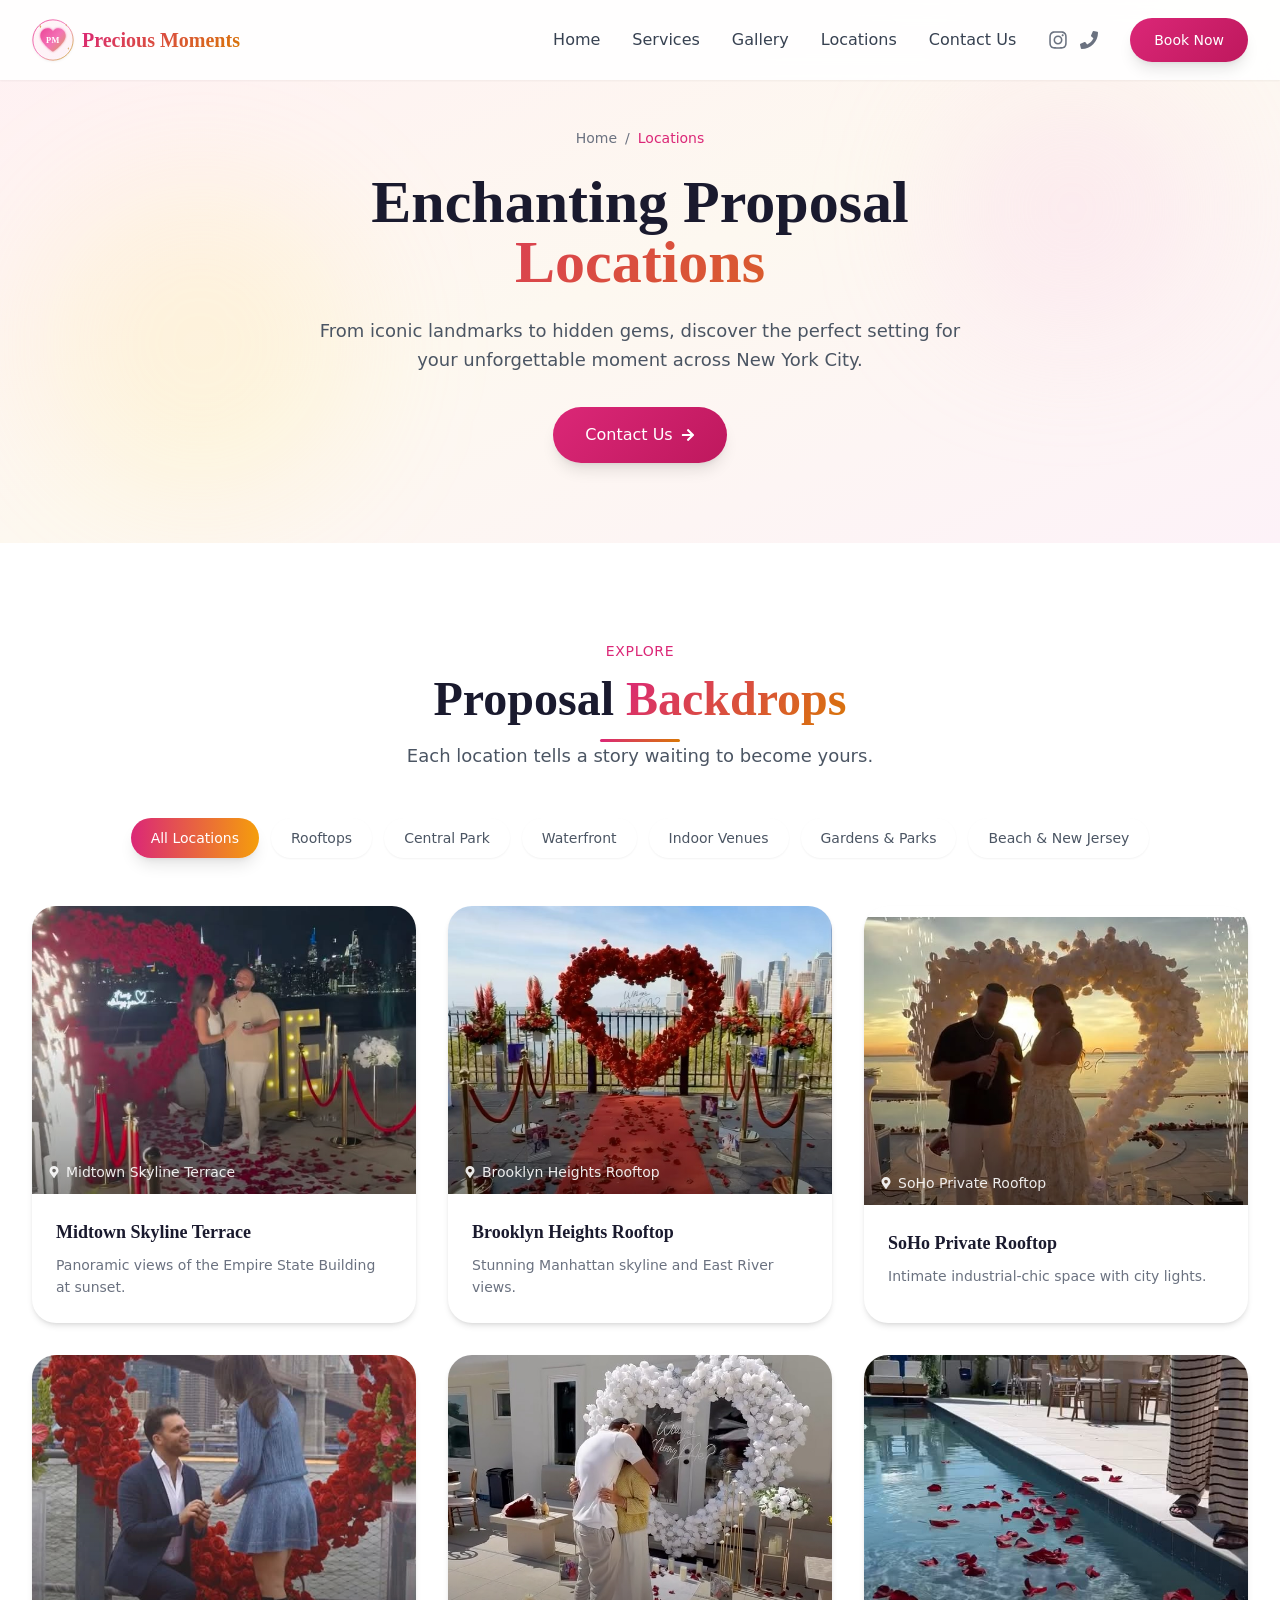
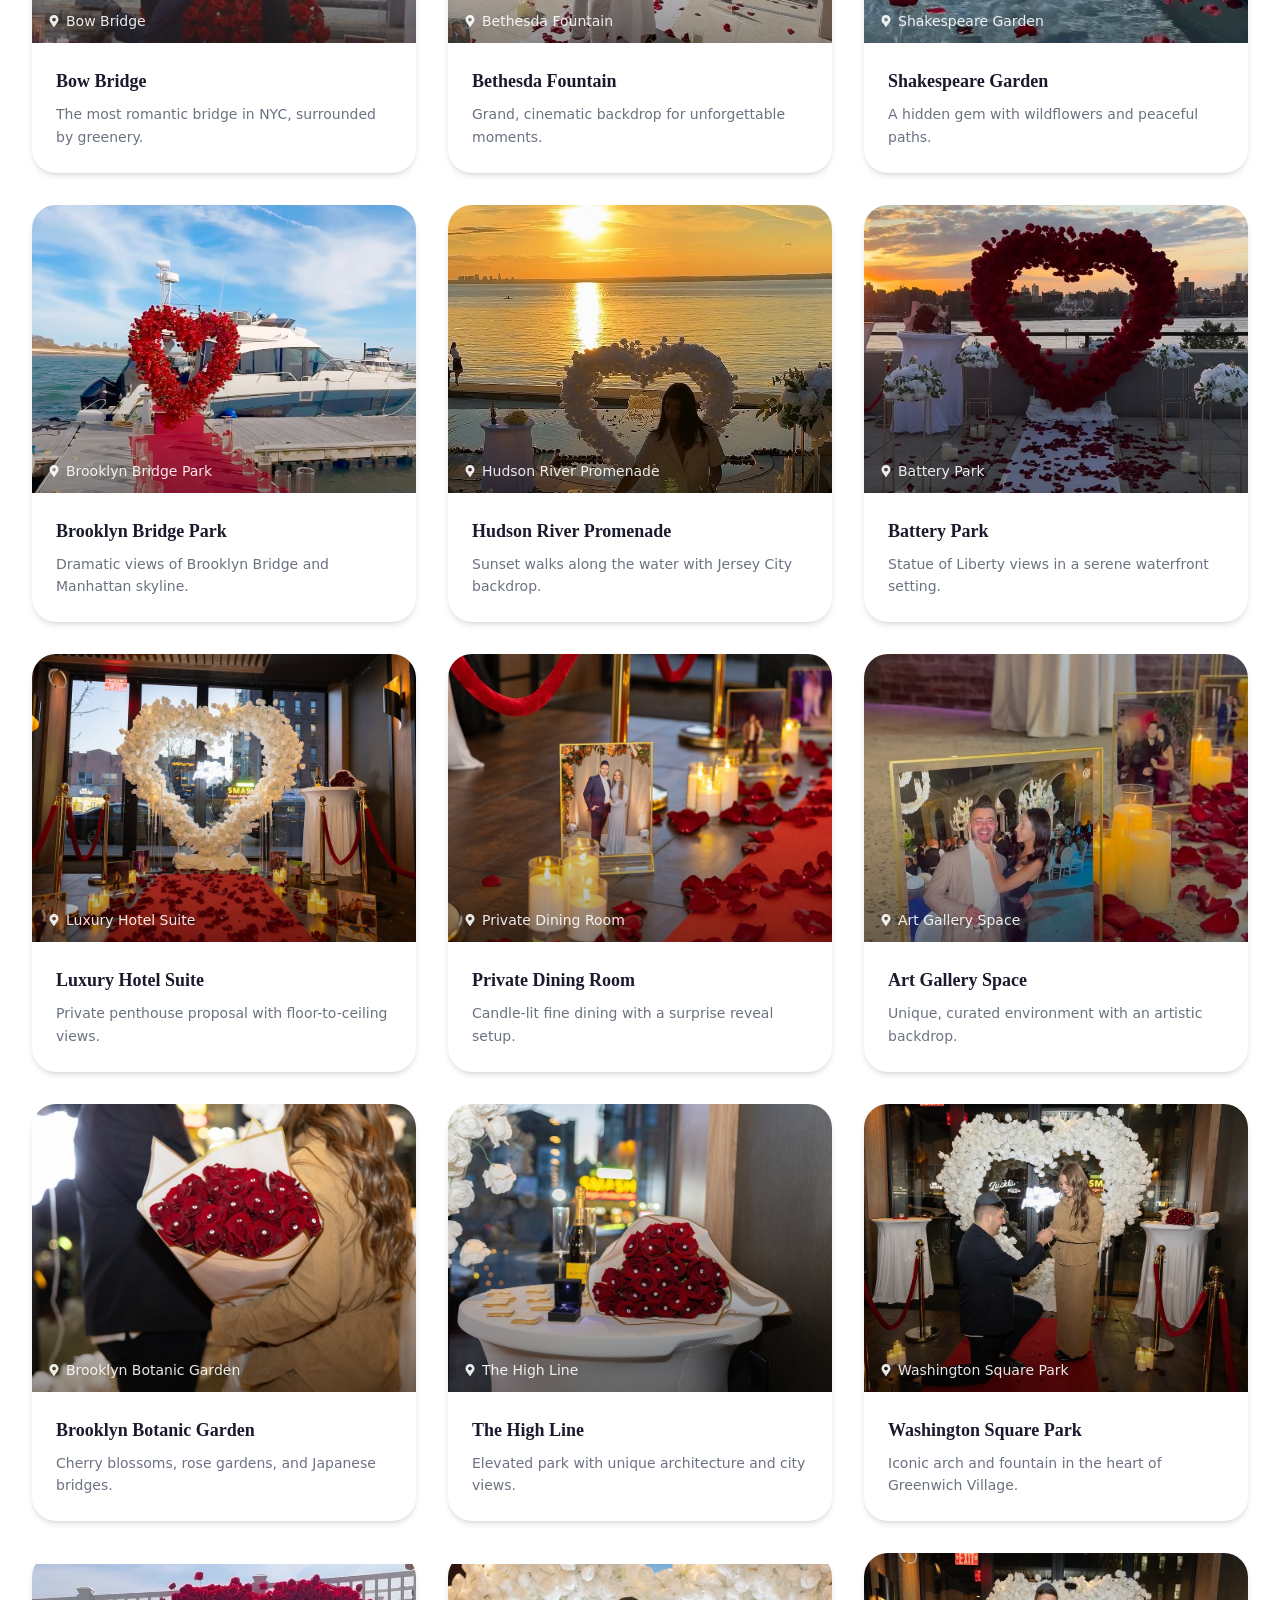
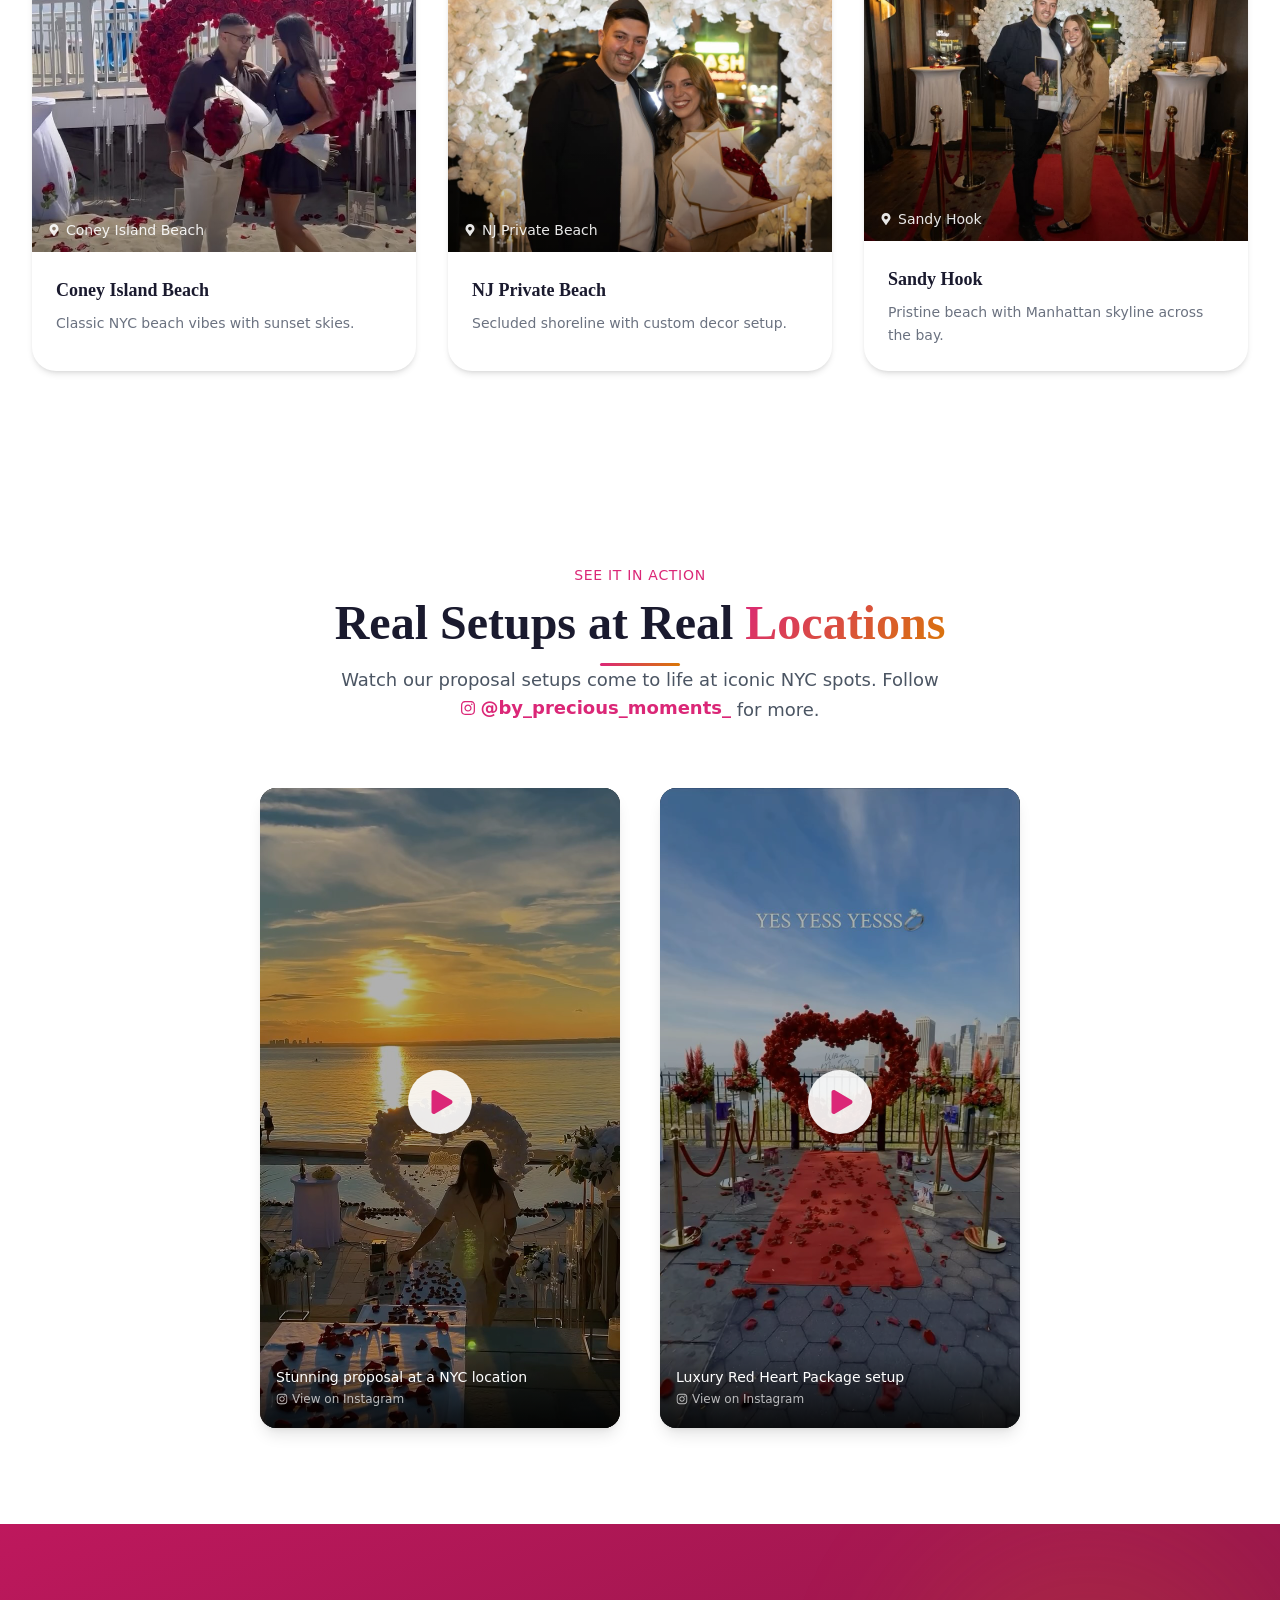
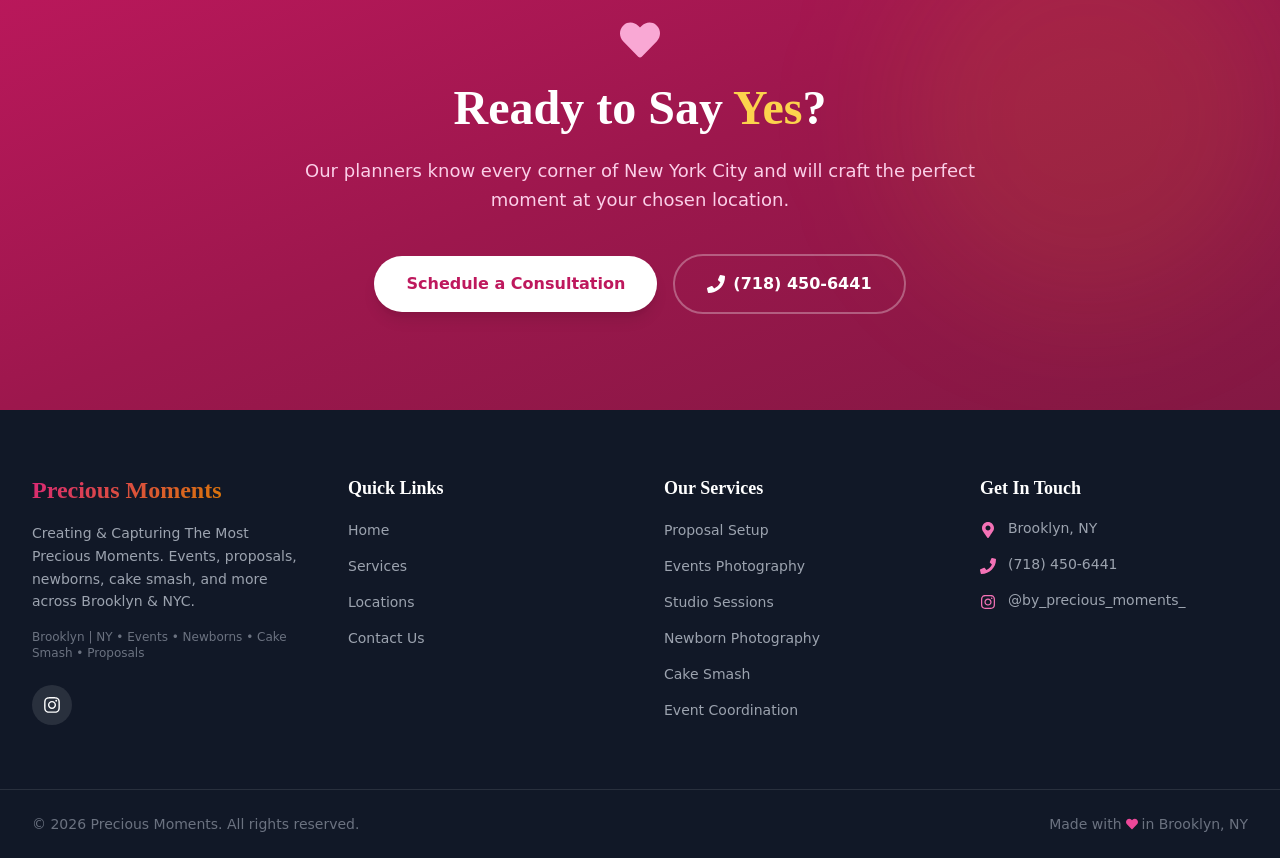
<file: locations.html>
<!DOCTYPE html><html lang="en"><head><meta charSet="utf-8"/><meta name="viewport" content="width=device-width, initial-scale=1"/><link rel="preload" as="image" href="/images/gallery/proposals/20260317-it-was-always-you-proposal-planner-photographer-by-thumb.jpg"/><link rel="preload" as="image" href="/images/reels/luxury-red-heart-proposal-thumb.jpg"/><link rel="preload" as="image" href="/images/gallery/proposals/20260322-proposal-planned-captured-to-perfection-proposal-p-thumb.jpg"/><link rel="preload" as="image" href="/images/gallery/proposals/20260405-when-dreams-met-reality-proposal-planner-photograp-thumb.jpg"/><link rel="preload" as="image" href="/images/reels/reneh-jack-lechaim-thumb.jpg"/><link rel="preload" as="image" href="/images/reels/magical-proposal-thumb.jpg"/><link rel="preload" as="image" href="/images/reels/she-said-yes-proposal-thumb.jpg"/><link rel="preload" as="image" href="/images/reels/planned-to-perfection-thumb.jpg"/><link rel="preload" as="image" href="/images/gallery/proposals/20260319-the-easiest-yes-proposal-planner-photographer-by_p-thumb.jpg"/><link rel="preload" as="image" href="/images/gallery/proposals/20260410-celia-simon-celiajajati-simon_sarweh-proposal-plan-2.jpg"/><link rel="stylesheet" href="/_next/static/css/c803396e19a8f529.css" data-precedence="next"/><link rel="preload" as="script" fetchPriority="low" href="/_next/static/chunks/webpack-a3c37fcbf859f6f9.js"/><script src="/_next/static/chunks/fd9d1056-74f9772e76a2e3aa.js" async=""></script><script src="/_next/static/chunks/117-345476ce096a8d08.js" async=""></script><script src="/_next/static/chunks/main-app-8a642477b52aa923.js" async=""></script><script src="/_next/static/chunks/8e1d74a4-e41f4e96ef0e1950.js" async=""></script><script src="/_next/static/chunks/599-c6e4dcf2e5b2fef2.js" async=""></script><script src="/_next/static/chunks/app/locations/page-14ad3507519a6eb9.js" async=""></script><script src="/_next/static/chunks/app/layout-0360034c27d101a9.js" async=""></script><link rel="preload" as="image" href="/images/gallery/proposals/20260410-celia-simon-celiajajati-simon_sarweh-proposal-plan-4.jpg"/><link rel="preload" as="image" href="/images/reels/orly-jack-proposal-thumb.jpg"/><link rel="preload" as="image" href="/images/gallery/proposals/20260410-celia-simon-celiajajati-simon_sarweh-proposal-plan-8.jpg"/><link rel="preload" as="image" href="/images/gallery/proposals/20260410-celia-simon-celiajajati-simon_sarweh-proposal-plan-6.jpg"/><link rel="preload" as="image" href="/images/gallery/proposals/20260410-celia-simon-celiajajati-simon_sarweh-proposal-plan-1.jpg"/><link rel="preload" as="image" href="/images/reels/sophia-photoshoot-thumb.jpg"/><link rel="preload" as="image" href="/images/gallery/proposals/20260410-celia-simon-celiajajati-simon_sarweh-proposal-plan-5.jpg"/><link rel="preload" as="image" href="/images/gallery/proposals/20260410-celia-simon-celiajajati-simon_sarweh-proposal-plan-11.jpg"/><title>Precious Moments | Events, Proposals, Photography &amp; Newborns in Brooklyn NY</title><meta name="description" content="Precious Moments — Creating &amp; Capturing The Most Precious Moments in Brooklyn, NY. Events, Newborns, Cake Smash, Proposals, Studio Sessions &amp; Photography."/><meta name="keywords" content="proposal planning Brooklyn NY, events photography NYC, newborn photography Brooklyn, cake smash photography, studio sessions NYC, event coordination, precious moments Brooklyn"/><meta property="og:title" content="Precious Moments | Events, Proposals, Photography &amp; Newborns in Brooklyn NY"/><meta property="og:description" content="Creating &amp; Capturing The Most Precious Moments. Events, proposals, newborns, cake smash, studio sessions &amp; more across Brooklyn &amp; NYC."/><meta property="og:locale" content="en_US"/><meta property="og:type" content="website"/><meta name="twitter:card" content="summary"/><meta name="twitter:title" content="Precious Moments | Events, Proposals, Photography &amp; Newborns in Brooklyn NY"/><meta name="twitter:description" content="Creating &amp; Capturing The Most Precious Moments. Events, proposals, newborns, cake smash, studio sessions &amp; more across Brooklyn &amp; NYC."/><link rel="icon" href="/icon.svg"/><link rel="apple-touch-icon" href="/apple-icon.svg"/><script src="/_next/static/chunks/polyfills-42372ed130431b0a.js" noModule=""></script></head><body class="bg-cream"><nav class="fixed top-0 left-0 right-0 z-50 transition-all duration-300 bg-white/90 backdrop-blur-md shadow-sm"><div class="max-w-7xl mx-auto px-4 sm:px-6 lg:px-8"><div class="flex items-center justify-between h-20"><a class="flex items-center space-x-2 group" href="/"><svg width="42" height="42" viewBox="0 0 100 100" fill="none" xmlns="http://www.w3.org/2000/svg" class="flex-shrink-0 drop-shadow-sm group-hover:scale-105 transition-transform duration-300"><defs><linearGradient id="navHeartGrad" x1="20" y1="25" x2="80" y2="80" gradientUnits="userSpaceOnUse"><stop offset="0%" stop-color="#ec4899"></stop><stop offset="50%" stop-color="#f472b6"></stop><stop offset="100%" stop-color="#d4a053"></stop></linearGradient><linearGradient id="navBgGrad" x1="0" y1="0" x2="100" y2="100" gradientUnits="userSpaceOnUse"><stop offset="0%" stop-color="#fff5f7"></stop><stop offset="100%" stop-color="#fdf2f8"></stop></linearGradient><filter id="navGlow" x="-20%" y="-20%" width="140%" height="140%"><feGaussianBlur stdDeviation="2" result="blur"></feGaussianBlur><feComposite in="SourceGraphic" in2="blur" operator="over"></feComposite></filter></defs><circle cx="50" cy="50" r="48" fill="url(#navBgGrad)" stroke="url(#navHeartGrad)" stroke-width="2"></circle><path d="M50 78 C50 78 20 58 20 40 C20 30 28 22 38 22 C44 22 48 26 50 30 C52 26 56 22 62 22 C72 22 80 30 80 40 C80 58 50 78 50 78Z" fill="url(#navHeartGrad)" filter="url(#navGlow)"></path><text x="50" y="56" text-anchor="middle" fill="white" font-size="20" font-weight="bold" font-family="Georgia, serif" letter-spacing="1">PM</text><g fill="#d4a053" opacity="0.9"><polygon points="18,18 20,14 22,18 20,22"></polygon><polygon points="80,15 81.5,12 83,15 81.5,18"></polygon><polygon points="85,70 86.5,67 88,70 86.5,73"></polygon></g></svg><div><span class="text-xl font-serif font-bold gradient-text">Precious Moments</span></div></a><div class="hidden md:flex items-center space-x-8"><a class="text-gray-700 hover:text-primary-600 font-medium transition-colors duration-200 relative group" href="/">Home<span class="absolute -bottom-1 left-0 w-0 h-0.5 bg-gradient-to-r from-primary-600 to-gold-500 transition-all duration-300 group-hover:w-full"></span></a><a class="text-gray-700 hover:text-primary-600 font-medium transition-colors duration-200 relative group" href="/services">Services<span class="absolute -bottom-1 left-0 w-0 h-0.5 bg-gradient-to-r from-primary-600 to-gold-500 transition-all duration-300 group-hover:w-full"></span></a><a class="text-gray-700 hover:text-primary-600 font-medium transition-colors duration-200 relative group" href="/gallery">Gallery<span class="absolute -bottom-1 left-0 w-0 h-0.5 bg-gradient-to-r from-primary-600 to-gold-500 transition-all duration-300 group-hover:w-full"></span></a><a class="text-gray-700 hover:text-primary-600 font-medium transition-colors duration-200 relative group" href="/locations">Locations<span class="absolute -bottom-1 left-0 w-0 h-0.5 bg-gradient-to-r from-primary-600 to-gold-500 transition-all duration-300 group-hover:w-full"></span></a><a class="text-gray-700 hover:text-primary-600 font-medium transition-colors duration-200 relative group" href="/contact">Contact Us<span class="absolute -bottom-1 left-0 w-0 h-0.5 bg-gradient-to-r from-primary-600 to-gold-500 transition-all duration-300 group-hover:w-full"></span></a><div class="flex items-center space-x-3 ml-4"><a href="https://www.instagram.com/by_precious_moments_/" target="_blank" rel="noopener noreferrer" class="text-gray-500 hover:text-primary-600 transition-colors" aria-label="Instagram"><svg stroke="currentColor" fill="currentColor" stroke-width="0" viewBox="0 0 448 512" height="20" width="20" xmlns="http://www.w3.org/2000/svg"><path d="M224.1 141c-63.6 0-114.9 51.3-114.9 114.9s51.3 114.9 114.9 114.9S339 319.5 339 255.9 287.7 141 224.1 141zm0 189.6c-41.1 0-74.7-33.5-74.7-74.7s33.5-74.7 74.7-74.7 74.7 33.5 74.7 74.7-33.6 74.7-74.7 74.7zm146.4-194.3c0 14.9-12 26.8-26.8 26.8-14.9 0-26.8-12-26.8-26.8s12-26.8 26.8-26.8 26.8 12 26.8 26.8zm76.1 27.2c-1.7-35.9-9.9-67.7-36.2-93.9-26.2-26.2-58-34.4-93.9-36.2-37-2.1-147.9-2.1-184.9 0-35.8 1.7-67.6 9.9-93.9 36.1s-34.4 58-36.2 93.9c-2.1 37-2.1 147.9 0 184.9 1.7 35.9 9.9 67.7 36.2 93.9s58 34.4 93.9 36.2c37 2.1 147.9 2.1 184.9 0 35.9-1.7 67.7-9.9 93.9-36.2 26.2-26.2 34.4-58 36.2-93.9 2.1-37 2.1-147.8 0-184.8zM398.8 388c-7.8 19.6-22.9 34.7-42.6 42.6-29.5 11.7-99.5 9-132.1 9s-102.7 2.6-132.1-9c-19.6-7.8-34.7-22.9-42.6-42.6-11.7-29.5-9-99.5-9-132.1s-2.6-102.7 9-132.1c7.8-19.6 22.9-34.7 42.6-42.6 29.5-11.7 99.5-9 132.1-9s102.7-2.6 132.1 9c19.6 7.8 34.7 22.9 42.6 42.6 11.7 29.5 9 99.5 9 132.1s2.7 102.7-9 132.1z"></path></svg></a><a href="tel:+17184506441" class="text-gray-500 hover:text-primary-600 transition-colors" aria-label="Call Us"><svg stroke="currentColor" fill="currentColor" stroke-width="0" viewBox="0 0 512 512" height="18" width="18" xmlns="http://www.w3.org/2000/svg"><path d="M493.4 24.6l-104-24c-11.3-2.6-22.9 3.3-27.5 13.9l-48 112c-4.2 9.8-1.4 21.3 6.9 28l60.6 49.6c-36 76.7-98.9 140.5-177.2 177.2l-49.6-60.6c-6.8-8.3-18.2-11.1-28-6.9l-112 48C3.9 366.5-2 378.1.6 389.4l24 104C27.1 504.2 36.7 512 48 512c256.1 0 464-207.5 464-464 0-11.2-7.7-20.9-18.6-23.4z"></path></svg></a></div><a class="btn-primary text-sm !px-6 !py-3" href="/contact">Book Now</a></div><button class="md:hidden p-2 text-gray-700" aria-label="Toggle navigation menu"><svg stroke="currentColor" fill="currentColor" stroke-width="0" viewBox="0 0 448 512" height="24" width="24" xmlns="http://www.w3.org/2000/svg"><path d="M16 132h416c8.837 0 16-7.163 16-16V76c0-8.837-7.163-16-16-16H16C7.163 60 0 67.163 0 76v40c0 8.837 7.163 16 16 16zm0 160h416c8.837 0 16-7.163 16-16v-40c0-8.837-7.163-16-16-16H16c-8.837 0-16 7.163-16 16v40c0 8.837 7.163 16 16 16zm0 160h416c8.837 0 16-7.163 16-16v-40c0-8.837-7.163-16-16-16H16c-8.837 0-16 7.163-16 16v40c0 8.837 7.163 16 16 16z"></path></svg></button></div></div><div class="md:hidden overflow-hidden transition-all duration-300 max-h-0 opacity-0"><div class="bg-white/95 backdrop-blur-md border-t px-4 py-6 space-y-4"><a class="block text-gray-700 hover:text-primary-600 font-medium py-2" href="/">Home</a><a class="block text-gray-700 hover:text-primary-600 font-medium py-2" href="/services">Services</a><a class="block text-gray-700 hover:text-primary-600 font-medium py-2" href="/gallery">Gallery</a><a class="block text-gray-700 hover:text-primary-600 font-medium py-2" href="/locations">Locations</a><a class="block text-gray-700 hover:text-primary-600 font-medium py-2" href="/contact">Contact Us</a><a href="tel:+17184506441" class="block text-gray-700 hover:text-primary-600 font-medium py-2">📞 (718) 450-6441</a><a class="btn-primary text-sm !px-6 !py-3 w-full text-center" href="/contact">Book Now</a></div></div></nav><main><section class="relative pt-32 pb-20 overflow-hidden"><div class="absolute inset-0 bg-gradient-to-br from-blush via-cream to-primary-50"></div><div class="absolute top-20 right-20 w-64 h-64 bg-primary-200/30 rounded-full blur-3xl"></div><div class="absolute bottom-10 left-10 w-80 h-80 bg-gold-200/20 rounded-full blur-3xl"></div><div class="relative z-10 max-w-4xl mx-auto px-4 text-center"><nav class="text-sm text-gray-500 mb-6"><a class="hover:text-primary-600 transition-colors" href="/">Home</a><span class="mx-2">/</span><span class="text-primary-600">Locations</span></nav><h1 class="text-5xl sm:text-6xl font-serif font-bold mb-6">Enchanting Proposal<span class="block gradient-text">Locations</span></h1><p class="text-lg text-gray-600 max-w-2xl mx-auto leading-relaxed">From iconic landmarks to hidden gems, discover the perfect setting for your unforgettable moment across New York City.</p><div class="mt-8"><a class="btn-primary" href="/contact">Contact Us<svg stroke="currentColor" fill="currentColor" stroke-width="0" viewBox="0 0 448 512" class="ml-2" height="14" width="14" xmlns="http://www.w3.org/2000/svg"><path d="M190.5 66.9l22.2-22.2c9.4-9.4 24.6-9.4 33.9 0L441 239c9.4 9.4 9.4 24.6 0 33.9L246.6 467.3c-9.4 9.4-24.6 9.4-33.9 0l-22.2-22.2c-9.5-9.5-9.3-25 .4-34.3L311.4 296H24c-13.3 0-24-10.7-24-24v-32c0-13.3 10.7-24 24-24h287.4L190.9 101.2c-9.8-9.3-10-24.8-.4-34.3z"></path></svg></a></div></div></section><section id="proposal-backdrops" class="py-24 bg-white"><div class="max-w-7xl mx-auto px-4 sm:px-6 lg:px-8"><div class="text-center mb-12"><span class="text-primary-600 font-medium text-sm uppercase tracking-wider">Explore</span><h2 class="text-4xl sm:text-5xl font-serif font-bold mt-3 mb-4">Proposal <span class="gradient-text">Backdrops</span></h2><div class="section-divider mb-6"></div><p class="text-gray-600 max-w-2xl mx-auto text-lg">Each location tells a story waiting to become yours.</p></div><div class="flex flex-wrap justify-center gap-3 mb-12"><button class="px-5 py-2.5 rounded-full text-sm font-medium transition-all duration-300 bg-gradient-to-r from-primary-600 to-gold-500 text-white shadow-lg">All Locations</button><button class="px-5 py-2.5 rounded-full text-sm font-medium transition-all duration-300 bg-white text-gray-600 hover:text-primary-600 shadow-sm">Rooftops</button><button class="px-5 py-2.5 rounded-full text-sm font-medium transition-all duration-300 bg-white text-gray-600 hover:text-primary-600 shadow-sm">Central Park</button><button class="px-5 py-2.5 rounded-full text-sm font-medium transition-all duration-300 bg-white text-gray-600 hover:text-primary-600 shadow-sm">Waterfront</button><button class="px-5 py-2.5 rounded-full text-sm font-medium transition-all duration-300 bg-white text-gray-600 hover:text-primary-600 shadow-sm">Indoor Venues</button><button class="px-5 py-2.5 rounded-full text-sm font-medium transition-all duration-300 bg-white text-gray-600 hover:text-primary-600 shadow-sm">Gardens &amp; Parks</button><button class="px-5 py-2.5 rounded-full text-sm font-medium transition-all duration-300 bg-white text-gray-600 hover:text-primary-600 shadow-sm">Beach &amp; New Jersey</button></div><div class="grid grid-cols-1 sm:grid-cols-2 lg:grid-cols-3 gap-8"><button class="group text-left w-full rounded-3xl overflow-hidden shadow-md hover:shadow-2xl transition-all duration-500 hover:-translate-y-2 bg-white"><div class="relative aspect-[4/3] overflow-hidden"><img src="/images/gallery/proposals/20260317-it-was-always-you-proposal-planner-photographer-by-thumb.jpg" alt="Midtown Skyline Terrace" class="w-full h-full object-cover group-hover:scale-110 transition-transform duration-700"/><div class="absolute inset-0 bg-gradient-to-t from-black/40 via-transparent to-transparent"></div><div class="absolute bottom-3 left-4 flex items-center gap-1.5 text-white/90 text-sm font-medium"><svg stroke="currentColor" fill="currentColor" stroke-width="0" viewBox="0 0 384 512" height="12" width="12" xmlns="http://www.w3.org/2000/svg"><path d="M172.268 501.67C26.97 291.031 0 269.413 0 192 0 85.961 85.961 0 192 0s192 85.961 192 192c0 77.413-26.97 99.031-172.268 309.67-9.535 13.774-29.93 13.773-39.464 0zM192 272c44.183 0 80-35.817 80-80s-35.817-80-80-80-80 35.817-80 80 35.817 80 80 80z"></path></svg><span>Midtown Skyline Terrace</span></div></div><div class="p-6"><h3 class="font-serif font-bold text-lg mb-2 group-hover:text-primary-600 transition-colors">Midtown Skyline Terrace</h3><p class="text-gray-500 text-sm leading-relaxed">Panoramic views of the Empire State Building at sunset.</p></div></button><button class="group text-left w-full rounded-3xl overflow-hidden shadow-md hover:shadow-2xl transition-all duration-500 hover:-translate-y-2 bg-white"><div class="relative aspect-[4/3] overflow-hidden"><img src="/images/reels/luxury-red-heart-proposal-thumb.jpg" alt="Brooklyn Heights Rooftop" class="w-full h-full object-cover group-hover:scale-110 transition-transform duration-700"/><div class="absolute inset-0 bg-gradient-to-t from-black/40 via-transparent to-transparent"></div><div class="absolute bottom-3 left-4 flex items-center gap-1.5 text-white/90 text-sm font-medium"><svg stroke="currentColor" fill="currentColor" stroke-width="0" viewBox="0 0 384 512" height="12" width="12" xmlns="http://www.w3.org/2000/svg"><path d="M172.268 501.67C26.97 291.031 0 269.413 0 192 0 85.961 85.961 0 192 0s192 85.961 192 192c0 77.413-26.97 99.031-172.268 309.67-9.535 13.774-29.93 13.773-39.464 0zM192 272c44.183 0 80-35.817 80-80s-35.817-80-80-80-80 35.817-80 80 35.817 80 80 80z"></path></svg><span>Brooklyn Heights Rooftop</span></div></div><div class="p-6"><h3 class="font-serif font-bold text-lg mb-2 group-hover:text-primary-600 transition-colors">Brooklyn Heights Rooftop</h3><p class="text-gray-500 text-sm leading-relaxed">Stunning Manhattan skyline and East River views.</p></div></button><button class="group text-left w-full rounded-3xl overflow-hidden shadow-md hover:shadow-2xl transition-all duration-500 hover:-translate-y-2 bg-white"><div class="relative aspect-[4/3] overflow-hidden"><img src="/images/gallery/proposals/20260322-proposal-planned-captured-to-perfection-proposal-p-thumb.jpg" alt="SoHo Private Rooftop" class="w-full h-full object-cover group-hover:scale-110 transition-transform duration-700"/><div class="absolute inset-0 bg-gradient-to-t from-black/40 via-transparent to-transparent"></div><div class="absolute bottom-3 left-4 flex items-center gap-1.5 text-white/90 text-sm font-medium"><svg stroke="currentColor" fill="currentColor" stroke-width="0" viewBox="0 0 384 512" height="12" width="12" xmlns="http://www.w3.org/2000/svg"><path d="M172.268 501.67C26.97 291.031 0 269.413 0 192 0 85.961 85.961 0 192 0s192 85.961 192 192c0 77.413-26.97 99.031-172.268 309.67-9.535 13.774-29.93 13.773-39.464 0zM192 272c44.183 0 80-35.817 80-80s-35.817-80-80-80-80 35.817-80 80 35.817 80 80 80z"></path></svg><span>SoHo Private Rooftop</span></div></div><div class="p-6"><h3 class="font-serif font-bold text-lg mb-2 group-hover:text-primary-600 transition-colors">SoHo Private Rooftop</h3><p class="text-gray-500 text-sm leading-relaxed">Intimate industrial-chic space with city lights.</p></div></button><button class="group text-left w-full rounded-3xl overflow-hidden shadow-md hover:shadow-2xl transition-all duration-500 hover:-translate-y-2 bg-white"><div class="relative aspect-[4/3] overflow-hidden"><img src="/images/gallery/proposals/20260405-when-dreams-met-reality-proposal-planner-photograp-thumb.jpg" alt="Bow Bridge" class="w-full h-full object-cover group-hover:scale-110 transition-transform duration-700"/><div class="absolute inset-0 bg-gradient-to-t from-black/40 via-transparent to-transparent"></div><div class="absolute bottom-3 left-4 flex items-center gap-1.5 text-white/90 text-sm font-medium"><svg stroke="currentColor" fill="currentColor" stroke-width="0" viewBox="0 0 384 512" height="12" width="12" xmlns="http://www.w3.org/2000/svg"><path d="M172.268 501.67C26.97 291.031 0 269.413 0 192 0 85.961 85.961 0 192 0s192 85.961 192 192c0 77.413-26.97 99.031-172.268 309.67-9.535 13.774-29.93 13.773-39.464 0zM192 272c44.183 0 80-35.817 80-80s-35.817-80-80-80-80 35.817-80 80 35.817 80 80 80z"></path></svg><span>Bow Bridge</span></div></div><div class="p-6"><h3 class="font-serif font-bold text-lg mb-2 group-hover:text-primary-600 transition-colors">Bow Bridge</h3><p class="text-gray-500 text-sm leading-relaxed">The most romantic bridge in NYC, surrounded by greenery.</p></div></button><button class="group text-left w-full rounded-3xl overflow-hidden shadow-md hover:shadow-2xl transition-all duration-500 hover:-translate-y-2 bg-white"><div class="relative aspect-[4/3] overflow-hidden"><img src="/images/reels/reneh-jack-lechaim-thumb.jpg" alt="Bethesda Fountain" class="w-full h-full object-cover group-hover:scale-110 transition-transform duration-700"/><div class="absolute inset-0 bg-gradient-to-t from-black/40 via-transparent to-transparent"></div><div class="absolute bottom-3 left-4 flex items-center gap-1.5 text-white/90 text-sm font-medium"><svg stroke="currentColor" fill="currentColor" stroke-width="0" viewBox="0 0 384 512" height="12" width="12" xmlns="http://www.w3.org/2000/svg"><path d="M172.268 501.67C26.97 291.031 0 269.413 0 192 0 85.961 85.961 0 192 0s192 85.961 192 192c0 77.413-26.97 99.031-172.268 309.67-9.535 13.774-29.93 13.773-39.464 0zM192 272c44.183 0 80-35.817 80-80s-35.817-80-80-80-80 35.817-80 80 35.817 80 80 80z"></path></svg><span>Bethesda Fountain</span></div></div><div class="p-6"><h3 class="font-serif font-bold text-lg mb-2 group-hover:text-primary-600 transition-colors">Bethesda Fountain</h3><p class="text-gray-500 text-sm leading-relaxed">Grand, cinematic backdrop for unforgettable moments.</p></div></button><button class="group text-left w-full rounded-3xl overflow-hidden shadow-md hover:shadow-2xl transition-all duration-500 hover:-translate-y-2 bg-white"><div class="relative aspect-[4/3] overflow-hidden"><img src="/images/reels/magical-proposal-thumb.jpg" alt="Shakespeare Garden" class="w-full h-full object-cover group-hover:scale-110 transition-transform duration-700"/><div class="absolute inset-0 bg-gradient-to-t from-black/40 via-transparent to-transparent"></div><div class="absolute bottom-3 left-4 flex items-center gap-1.5 text-white/90 text-sm font-medium"><svg stroke="currentColor" fill="currentColor" stroke-width="0" viewBox="0 0 384 512" height="12" width="12" xmlns="http://www.w3.org/2000/svg"><path d="M172.268 501.67C26.97 291.031 0 269.413 0 192 0 85.961 85.961 0 192 0s192 85.961 192 192c0 77.413-26.97 99.031-172.268 309.67-9.535 13.774-29.93 13.773-39.464 0zM192 272c44.183 0 80-35.817 80-80s-35.817-80-80-80-80 35.817-80 80 35.817 80 80 80z"></path></svg><span>Shakespeare Garden</span></div></div><div class="p-6"><h3 class="font-serif font-bold text-lg mb-2 group-hover:text-primary-600 transition-colors">Shakespeare Garden</h3><p class="text-gray-500 text-sm leading-relaxed">A hidden gem with wildflowers and peaceful paths.</p></div></button><button class="group text-left w-full rounded-3xl overflow-hidden shadow-md hover:shadow-2xl transition-all duration-500 hover:-translate-y-2 bg-white"><div class="relative aspect-[4/3] overflow-hidden"><img src="/images/reels/she-said-yes-proposal-thumb.jpg" alt="Brooklyn Bridge Park" class="w-full h-full object-cover group-hover:scale-110 transition-transform duration-700"/><div class="absolute inset-0 bg-gradient-to-t from-black/40 via-transparent to-transparent"></div><div class="absolute bottom-3 left-4 flex items-center gap-1.5 text-white/90 text-sm font-medium"><svg stroke="currentColor" fill="currentColor" stroke-width="0" viewBox="0 0 384 512" height="12" width="12" xmlns="http://www.w3.org/2000/svg"><path d="M172.268 501.67C26.97 291.031 0 269.413 0 192 0 85.961 85.961 0 192 0s192 85.961 192 192c0 77.413-26.97 99.031-172.268 309.67-9.535 13.774-29.93 13.773-39.464 0zM192 272c44.183 0 80-35.817 80-80s-35.817-80-80-80-80 35.817-80 80 35.817 80 80 80z"></path></svg><span>Brooklyn Bridge Park</span></div></div><div class="p-6"><h3 class="font-serif font-bold text-lg mb-2 group-hover:text-primary-600 transition-colors">Brooklyn Bridge Park</h3><p class="text-gray-500 text-sm leading-relaxed">Dramatic views of Brooklyn Bridge and Manhattan skyline.</p></div></button><button class="group text-left w-full rounded-3xl overflow-hidden shadow-md hover:shadow-2xl transition-all duration-500 hover:-translate-y-2 bg-white"><div class="relative aspect-[4/3] overflow-hidden"><img src="/images/reels/planned-to-perfection-thumb.jpg" alt="Hudson River Promenade" class="w-full h-full object-cover group-hover:scale-110 transition-transform duration-700"/><div class="absolute inset-0 bg-gradient-to-t from-black/40 via-transparent to-transparent"></div><div class="absolute bottom-3 left-4 flex items-center gap-1.5 text-white/90 text-sm font-medium"><svg stroke="currentColor" fill="currentColor" stroke-width="0" viewBox="0 0 384 512" height="12" width="12" xmlns="http://www.w3.org/2000/svg"><path d="M172.268 501.67C26.97 291.031 0 269.413 0 192 0 85.961 85.961 0 192 0s192 85.961 192 192c0 77.413-26.97 99.031-172.268 309.67-9.535 13.774-29.93 13.773-39.464 0zM192 272c44.183 0 80-35.817 80-80s-35.817-80-80-80-80 35.817-80 80 35.817 80 80 80z"></path></svg><span>Hudson River Promenade</span></div></div><div class="p-6"><h3 class="font-serif font-bold text-lg mb-2 group-hover:text-primary-600 transition-colors">Hudson River Promenade</h3><p class="text-gray-500 text-sm leading-relaxed">Sunset walks along the water with Jersey City backdrop.</p></div></button><button class="group text-left w-full rounded-3xl overflow-hidden shadow-md hover:shadow-2xl transition-all duration-500 hover:-translate-y-2 bg-white"><div class="relative aspect-[4/3] overflow-hidden"><img src="/images/gallery/proposals/20260319-the-easiest-yes-proposal-planner-photographer-by_p-thumb.jpg" alt="Battery Park" class="w-full h-full object-cover group-hover:scale-110 transition-transform duration-700"/><div class="absolute inset-0 bg-gradient-to-t from-black/40 via-transparent to-transparent"></div><div class="absolute bottom-3 left-4 flex items-center gap-1.5 text-white/90 text-sm font-medium"><svg stroke="currentColor" fill="currentColor" stroke-width="0" viewBox="0 0 384 512" height="12" width="12" xmlns="http://www.w3.org/2000/svg"><path d="M172.268 501.67C26.97 291.031 0 269.413 0 192 0 85.961 85.961 0 192 0s192 85.961 192 192c0 77.413-26.97 99.031-172.268 309.67-9.535 13.774-29.93 13.773-39.464 0zM192 272c44.183 0 80-35.817 80-80s-35.817-80-80-80-80 35.817-80 80 35.817 80 80 80z"></path></svg><span>Battery Park</span></div></div><div class="p-6"><h3 class="font-serif font-bold text-lg mb-2 group-hover:text-primary-600 transition-colors">Battery Park</h3><p class="text-gray-500 text-sm leading-relaxed">Statue of Liberty views in a serene waterfront setting.</p></div></button><button class="group text-left w-full rounded-3xl overflow-hidden shadow-md hover:shadow-2xl transition-all duration-500 hover:-translate-y-2 bg-white"><div class="relative aspect-[4/3] overflow-hidden"><img src="/images/gallery/proposals/20260410-celia-simon-celiajajati-simon_sarweh-proposal-plan-2.jpg" alt="Luxury Hotel Suite" class="w-full h-full object-cover group-hover:scale-110 transition-transform duration-700"/><div class="absolute inset-0 bg-gradient-to-t from-black/40 via-transparent to-transparent"></div><div class="absolute bottom-3 left-4 flex items-center gap-1.5 text-white/90 text-sm font-medium"><svg stroke="currentColor" fill="currentColor" stroke-width="0" viewBox="0 0 384 512" height="12" width="12" xmlns="http://www.w3.org/2000/svg"><path d="M172.268 501.67C26.97 291.031 0 269.413 0 192 0 85.961 85.961 0 192 0s192 85.961 192 192c0 77.413-26.97 99.031-172.268 309.67-9.535 13.774-29.93 13.773-39.464 0zM192 272c44.183 0 80-35.817 80-80s-35.817-80-80-80-80 35.817-80 80 35.817 80 80 80z"></path></svg><span>Luxury Hotel Suite</span></div></div><div class="p-6"><h3 class="font-serif font-bold text-lg mb-2 group-hover:text-primary-600 transition-colors">Luxury Hotel Suite</h3><p class="text-gray-500 text-sm leading-relaxed">Private penthouse proposal with floor-to-ceiling views.</p></div></button><button class="group text-left w-full rounded-3xl overflow-hidden shadow-md hover:shadow-2xl transition-all duration-500 hover:-translate-y-2 bg-white"><div class="relative aspect-[4/3] overflow-hidden"><img src="/images/gallery/proposals/20260410-celia-simon-celiajajati-simon_sarweh-proposal-plan-4.jpg" alt="Private Dining Room" class="w-full h-full object-cover group-hover:scale-110 transition-transform duration-700"/><div class="absolute inset-0 bg-gradient-to-t from-black/40 via-transparent to-transparent"></div><div class="absolute bottom-3 left-4 flex items-center gap-1.5 text-white/90 text-sm font-medium"><svg stroke="currentColor" fill="currentColor" stroke-width="0" viewBox="0 0 384 512" height="12" width="12" xmlns="http://www.w3.org/2000/svg"><path d="M172.268 501.67C26.97 291.031 0 269.413 0 192 0 85.961 85.961 0 192 0s192 85.961 192 192c0 77.413-26.97 99.031-172.268 309.67-9.535 13.774-29.93 13.773-39.464 0zM192 272c44.183 0 80-35.817 80-80s-35.817-80-80-80-80 35.817-80 80 35.817 80 80 80z"></path></svg><span>Private Dining Room</span></div></div><div class="p-6"><h3 class="font-serif font-bold text-lg mb-2 group-hover:text-primary-600 transition-colors">Private Dining Room</h3><p class="text-gray-500 text-sm leading-relaxed">Candle-lit fine dining with a surprise reveal setup.</p></div></button><button class="group text-left w-full rounded-3xl overflow-hidden shadow-md hover:shadow-2xl transition-all duration-500 hover:-translate-y-2 bg-white"><div class="relative aspect-[4/3] overflow-hidden"><img src="/images/reels/orly-jack-proposal-thumb.jpg" alt="Art Gallery Space" class="w-full h-full object-cover group-hover:scale-110 transition-transform duration-700"/><div class="absolute inset-0 bg-gradient-to-t from-black/40 via-transparent to-transparent"></div><div class="absolute bottom-3 left-4 flex items-center gap-1.5 text-white/90 text-sm font-medium"><svg stroke="currentColor" fill="currentColor" stroke-width="0" viewBox="0 0 384 512" height="12" width="12" xmlns="http://www.w3.org/2000/svg"><path d="M172.268 501.67C26.97 291.031 0 269.413 0 192 0 85.961 85.961 0 192 0s192 85.961 192 192c0 77.413-26.97 99.031-172.268 309.67-9.535 13.774-29.93 13.773-39.464 0zM192 272c44.183 0 80-35.817 80-80s-35.817-80-80-80-80 35.817-80 80 35.817 80 80 80z"></path></svg><span>Art Gallery Space</span></div></div><div class="p-6"><h3 class="font-serif font-bold text-lg mb-2 group-hover:text-primary-600 transition-colors">Art Gallery Space</h3><p class="text-gray-500 text-sm leading-relaxed">Unique, curated environment with an artistic backdrop.</p></div></button><button class="group text-left w-full rounded-3xl overflow-hidden shadow-md hover:shadow-2xl transition-all duration-500 hover:-translate-y-2 bg-white"><div class="relative aspect-[4/3] overflow-hidden"><img src="/images/gallery/proposals/20260410-celia-simon-celiajajati-simon_sarweh-proposal-plan-8.jpg" alt="Brooklyn Botanic Garden" class="w-full h-full object-cover group-hover:scale-110 transition-transform duration-700"/><div class="absolute inset-0 bg-gradient-to-t from-black/40 via-transparent to-transparent"></div><div class="absolute bottom-3 left-4 flex items-center gap-1.5 text-white/90 text-sm font-medium"><svg stroke="currentColor" fill="currentColor" stroke-width="0" viewBox="0 0 384 512" height="12" width="12" xmlns="http://www.w3.org/2000/svg"><path d="M172.268 501.67C26.97 291.031 0 269.413 0 192 0 85.961 85.961 0 192 0s192 85.961 192 192c0 77.413-26.97 99.031-172.268 309.67-9.535 13.774-29.93 13.773-39.464 0zM192 272c44.183 0 80-35.817 80-80s-35.817-80-80-80-80 35.817-80 80 35.817 80 80 80z"></path></svg><span>Brooklyn Botanic Garden</span></div></div><div class="p-6"><h3 class="font-serif font-bold text-lg mb-2 group-hover:text-primary-600 transition-colors">Brooklyn Botanic Garden</h3><p class="text-gray-500 text-sm leading-relaxed">Cherry blossoms, rose gardens, and Japanese bridges.</p></div></button><button class="group text-left w-full rounded-3xl overflow-hidden shadow-md hover:shadow-2xl transition-all duration-500 hover:-translate-y-2 bg-white"><div class="relative aspect-[4/3] overflow-hidden"><img src="/images/gallery/proposals/20260410-celia-simon-celiajajati-simon_sarweh-proposal-plan-6.jpg" alt="The High Line" class="w-full h-full object-cover group-hover:scale-110 transition-transform duration-700"/><div class="absolute inset-0 bg-gradient-to-t from-black/40 via-transparent to-transparent"></div><div class="absolute bottom-3 left-4 flex items-center gap-1.5 text-white/90 text-sm font-medium"><svg stroke="currentColor" fill="currentColor" stroke-width="0" viewBox="0 0 384 512" height="12" width="12" xmlns="http://www.w3.org/2000/svg"><path d="M172.268 501.67C26.97 291.031 0 269.413 0 192 0 85.961 85.961 0 192 0s192 85.961 192 192c0 77.413-26.97 99.031-172.268 309.67-9.535 13.774-29.93 13.773-39.464 0zM192 272c44.183 0 80-35.817 80-80s-35.817-80-80-80-80 35.817-80 80 35.817 80 80 80z"></path></svg><span>The High Line</span></div></div><div class="p-6"><h3 class="font-serif font-bold text-lg mb-2 group-hover:text-primary-600 transition-colors">The High Line</h3><p class="text-gray-500 text-sm leading-relaxed">Elevated park with unique architecture and city views.</p></div></button><button class="group text-left w-full rounded-3xl overflow-hidden shadow-md hover:shadow-2xl transition-all duration-500 hover:-translate-y-2 bg-white"><div class="relative aspect-[4/3] overflow-hidden"><img src="/images/gallery/proposals/20260410-celia-simon-celiajajati-simon_sarweh-proposal-plan-1.jpg" alt="Washington Square Park" class="w-full h-full object-cover group-hover:scale-110 transition-transform duration-700"/><div class="absolute inset-0 bg-gradient-to-t from-black/40 via-transparent to-transparent"></div><div class="absolute bottom-3 left-4 flex items-center gap-1.5 text-white/90 text-sm font-medium"><svg stroke="currentColor" fill="currentColor" stroke-width="0" viewBox="0 0 384 512" height="12" width="12" xmlns="http://www.w3.org/2000/svg"><path d="M172.268 501.67C26.97 291.031 0 269.413 0 192 0 85.961 85.961 0 192 0s192 85.961 192 192c0 77.413-26.97 99.031-172.268 309.67-9.535 13.774-29.93 13.773-39.464 0zM192 272c44.183 0 80-35.817 80-80s-35.817-80-80-80-80 35.817-80 80 35.817 80 80 80z"></path></svg><span>Washington Square Park</span></div></div><div class="p-6"><h3 class="font-serif font-bold text-lg mb-2 group-hover:text-primary-600 transition-colors">Washington Square Park</h3><p class="text-gray-500 text-sm leading-relaxed">Iconic arch and fountain in the heart of Greenwich Village.</p></div></button><button class="group text-left w-full rounded-3xl overflow-hidden shadow-md hover:shadow-2xl transition-all duration-500 hover:-translate-y-2 bg-white"><div class="relative aspect-[4/3] overflow-hidden"><img src="/images/reels/sophia-photoshoot-thumb.jpg" alt="Coney Island Beach" class="w-full h-full object-cover group-hover:scale-110 transition-transform duration-700"/><div class="absolute inset-0 bg-gradient-to-t from-black/40 via-transparent to-transparent"></div><div class="absolute bottom-3 left-4 flex items-center gap-1.5 text-white/90 text-sm font-medium"><svg stroke="currentColor" fill="currentColor" stroke-width="0" viewBox="0 0 384 512" height="12" width="12" xmlns="http://www.w3.org/2000/svg"><path d="M172.268 501.67C26.97 291.031 0 269.413 0 192 0 85.961 85.961 0 192 0s192 85.961 192 192c0 77.413-26.97 99.031-172.268 309.67-9.535 13.774-29.93 13.773-39.464 0zM192 272c44.183 0 80-35.817 80-80s-35.817-80-80-80-80 35.817-80 80 35.817 80 80 80z"></path></svg><span>Coney Island Beach</span></div></div><div class="p-6"><h3 class="font-serif font-bold text-lg mb-2 group-hover:text-primary-600 transition-colors">Coney Island Beach</h3><p class="text-gray-500 text-sm leading-relaxed">Classic NYC beach vibes with sunset skies.</p></div></button><button class="group text-left w-full rounded-3xl overflow-hidden shadow-md hover:shadow-2xl transition-all duration-500 hover:-translate-y-2 bg-white"><div class="relative aspect-[4/3] overflow-hidden"><img src="/images/gallery/proposals/20260410-celia-simon-celiajajati-simon_sarweh-proposal-plan-5.jpg" alt="NJ Private Beach" class="w-full h-full object-cover group-hover:scale-110 transition-transform duration-700"/><div class="absolute inset-0 bg-gradient-to-t from-black/40 via-transparent to-transparent"></div><div class="absolute bottom-3 left-4 flex items-center gap-1.5 text-white/90 text-sm font-medium"><svg stroke="currentColor" fill="currentColor" stroke-width="0" viewBox="0 0 384 512" height="12" width="12" xmlns="http://www.w3.org/2000/svg"><path d="M172.268 501.67C26.97 291.031 0 269.413 0 192 0 85.961 85.961 0 192 0s192 85.961 192 192c0 77.413-26.97 99.031-172.268 309.67-9.535 13.774-29.93 13.773-39.464 0zM192 272c44.183 0 80-35.817 80-80s-35.817-80-80-80-80 35.817-80 80 35.817 80 80 80z"></path></svg><span>NJ Private Beach</span></div></div><div class="p-6"><h3 class="font-serif font-bold text-lg mb-2 group-hover:text-primary-600 transition-colors">NJ Private Beach</h3><p class="text-gray-500 text-sm leading-relaxed">Secluded shoreline with custom decor setup.</p></div></button><button class="group text-left w-full rounded-3xl overflow-hidden shadow-md hover:shadow-2xl transition-all duration-500 hover:-translate-y-2 bg-white"><div class="relative aspect-[4/3] overflow-hidden"><img src="/images/gallery/proposals/20260410-celia-simon-celiajajati-simon_sarweh-proposal-plan-11.jpg" alt="Sandy Hook" class="w-full h-full object-cover group-hover:scale-110 transition-transform duration-700"/><div class="absolute inset-0 bg-gradient-to-t from-black/40 via-transparent to-transparent"></div><div class="absolute bottom-3 left-4 flex items-center gap-1.5 text-white/90 text-sm font-medium"><svg stroke="currentColor" fill="currentColor" stroke-width="0" viewBox="0 0 384 512" height="12" width="12" xmlns="http://www.w3.org/2000/svg"><path d="M172.268 501.67C26.97 291.031 0 269.413 0 192 0 85.961 85.961 0 192 0s192 85.961 192 192c0 77.413-26.97 99.031-172.268 309.67-9.535 13.774-29.93 13.773-39.464 0zM192 272c44.183 0 80-35.817 80-80s-35.817-80-80-80-80 35.817-80 80 35.817 80 80 80z"></path></svg><span>Sandy Hook</span></div></div><div class="p-6"><h3 class="font-serif font-bold text-lg mb-2 group-hover:text-primary-600 transition-colors">Sandy Hook</h3><p class="text-gray-500 text-sm leading-relaxed">Pristine beach with Manhattan skyline across the bay.</p></div></button></div></div></section><section class="py-24 bg-white"><div class="max-w-7xl mx-auto px-4 sm:px-6 lg:px-8"><div class="text-center mb-16"><span class="text-primary-600 font-medium text-sm uppercase tracking-wider">See It In Action</span><h2 class="text-4xl sm:text-5xl font-serif font-bold mt-3 mb-4">Real Setups at Real <span class="gradient-text">Locations</span></h2><div class="section-divider mb-6"></div><p class="text-gray-600 max-w-2xl mx-auto text-lg">Watch our proposal setups come to life at iconic NYC spots. Follow<!-- --> <a href="https://www.instagram.com/by_precious_moments_/" target="_blank" rel="noopener noreferrer" class="text-primary-600 font-semibold hover:underline inline-flex items-center gap-1"><svg stroke="currentColor" fill="currentColor" stroke-width="0" viewBox="0 0 448 512" height="16" width="16" xmlns="http://www.w3.org/2000/svg"><path d="M224.1 141c-63.6 0-114.9 51.3-114.9 114.9s51.3 114.9 114.9 114.9S339 319.5 339 255.9 287.7 141 224.1 141zm0 189.6c-41.1 0-74.7-33.5-74.7-74.7s33.5-74.7 74.7-74.7 74.7 33.5 74.7 74.7-33.6 74.7-74.7 74.7zm146.4-194.3c0 14.9-12 26.8-26.8 26.8-14.9 0-26.8-12-26.8-26.8s12-26.8 26.8-26.8 26.8 12 26.8 26.8zm76.1 27.2c-1.7-35.9-9.9-67.7-36.2-93.9-26.2-26.2-58-34.4-93.9-36.2-37-2.1-147.9-2.1-184.9 0-35.8 1.7-67.6 9.9-93.9 36.1s-34.4 58-36.2 93.9c-2.1 37-2.1 147.9 0 184.9 1.7 35.9 9.9 67.7 36.2 93.9s58 34.4 93.9 36.2c37 2.1 147.9 2.1 184.9 0 35.9-1.7 67.7-9.9 93.9-36.2 26.2-26.2 34.4-58 36.2-93.9 2.1-37 2.1-147.8 0-184.8zM398.8 388c-7.8 19.6-22.9 34.7-42.6 42.6-29.5 11.7-99.5 9-132.1 9s-102.7 2.6-132.1-9c-19.6-7.8-34.7-22.9-42.6-42.6-11.7-29.5-9-99.5-9-132.1s-2.6-102.7 9-132.1c7.8-19.6 22.9-34.7 42.6-42.6 29.5-11.7 99.5-9 132.1-9s102.7-2.6 132.1 9c19.6 7.8 34.7 22.9 42.6 42.6 11.7 29.5 9 99.5 9 132.1s2.7 102.7-9 132.1z"></path></svg>@by_precious_moments_</a> <!-- -->for more.</p></div><div class="grid grid-cols-1 md:grid-cols-2 gap-8 max-w-3xl mx-auto"><div class="group relative rounded-2xl overflow-hidden shadow-lg bg-black aspect-[9/16] max-w-[360px] mx-auto"><video src="/images/reels/planned-to-perfection.mp4" poster="/images/reels/planned-to-perfection-thumb.jpg" playsInline="" preload="none" class="w-full h-full object-cover"></video><button class="absolute inset-0 flex flex-col items-center justify-center bg-black/30 hover:bg-black/40 transition-colors cursor-pointer"><div class="w-16 h-16 rounded-full bg-white/90 flex items-center justify-center mb-3 group-hover:scale-110 transition-transform"><svg stroke="currentColor" fill="currentColor" stroke-width="0" viewBox="0 0 448 512" class="text-primary-600 ml-1" height="24" width="24" xmlns="http://www.w3.org/2000/svg"><path d="M424.4 214.7L72.4 6.6C43.8-10.3 0 6.1 0 47.9V464c0 37.5 40.7 60.1 72.4 41.3l352-208c31.4-18.5 31.5-64.1 0-82.6z"></path></svg></div></button><div class="absolute bottom-0 left-0 right-0 p-4 bg-gradient-to-t from-black/80 to-transparent"><p class="text-white text-sm font-medium">Stunning proposal at a NYC location</p><a href="https://www.instagram.com/reel/DOKL6xVDoD-/" target="_blank" rel="noopener noreferrer" class="inline-flex items-center gap-1 text-white/70 hover:text-white text-xs mt-1 transition-colors"><svg stroke="currentColor" fill="currentColor" stroke-width="0" viewBox="0 0 448 512" height="12" width="12" xmlns="http://www.w3.org/2000/svg"><path d="M224.1 141c-63.6 0-114.9 51.3-114.9 114.9s51.3 114.9 114.9 114.9S339 319.5 339 255.9 287.7 141 224.1 141zm0 189.6c-41.1 0-74.7-33.5-74.7-74.7s33.5-74.7 74.7-74.7 74.7 33.5 74.7 74.7-33.6 74.7-74.7 74.7zm146.4-194.3c0 14.9-12 26.8-26.8 26.8-14.9 0-26.8-12-26.8-26.8s12-26.8 26.8-26.8 26.8 12 26.8 26.8zm76.1 27.2c-1.7-35.9-9.9-67.7-36.2-93.9-26.2-26.2-58-34.4-93.9-36.2-37-2.1-147.9-2.1-184.9 0-35.8 1.7-67.6 9.9-93.9 36.1s-34.4 58-36.2 93.9c-2.1 37-2.1 147.9 0 184.9 1.7 35.9 9.9 67.7 36.2 93.9s58 34.4 93.9 36.2c37 2.1 147.9 2.1 184.9 0 35.9-1.7 67.7-9.9 93.9-36.2 26.2-26.2 34.4-58 36.2-93.9 2.1-37 2.1-147.8 0-184.8zM398.8 388c-7.8 19.6-22.9 34.7-42.6 42.6-29.5 11.7-99.5 9-132.1 9s-102.7 2.6-132.1-9c-19.6-7.8-34.7-22.9-42.6-42.6-11.7-29.5-9-99.5-9-132.1s-2.6-102.7 9-132.1c7.8-19.6 22.9-34.7 42.6-42.6 29.5-11.7 99.5-9 132.1-9s102.7-2.6 132.1 9c19.6 7.8 34.7 22.9 42.6 42.6 11.7 29.5 9 99.5 9 132.1s2.7 102.7-9 132.1z"></path></svg>View on Instagram</a></div></div><div class="group relative rounded-2xl overflow-hidden shadow-lg bg-black aspect-[9/16] max-w-[360px] mx-auto"><video src="/images/reels/luxury-red-heart-proposal.mp4" poster="/images/reels/luxury-red-heart-proposal-thumb.jpg" playsInline="" preload="none" class="w-full h-full object-cover"></video><button class="absolute inset-0 flex flex-col items-center justify-center bg-black/30 hover:bg-black/40 transition-colors cursor-pointer"><div class="w-16 h-16 rounded-full bg-white/90 flex items-center justify-center mb-3 group-hover:scale-110 transition-transform"><svg stroke="currentColor" fill="currentColor" stroke-width="0" viewBox="0 0 448 512" class="text-primary-600 ml-1" height="24" width="24" xmlns="http://www.w3.org/2000/svg"><path d="M424.4 214.7L72.4 6.6C43.8-10.3 0 6.1 0 47.9V464c0 37.5 40.7 60.1 72.4 41.3l352-208c31.4-18.5 31.5-64.1 0-82.6z"></path></svg></div></button><div class="absolute bottom-0 left-0 right-0 p-4 bg-gradient-to-t from-black/80 to-transparent"><p class="text-white text-sm font-medium">Luxury Red Heart Package setup</p><a href="https://www.instagram.com/reel/DQP-pGkjjBQ/" target="_blank" rel="noopener noreferrer" class="inline-flex items-center gap-1 text-white/70 hover:text-white text-xs mt-1 transition-colors"><svg stroke="currentColor" fill="currentColor" stroke-width="0" viewBox="0 0 448 512" height="12" width="12" xmlns="http://www.w3.org/2000/svg"><path d="M224.1 141c-63.6 0-114.9 51.3-114.9 114.9s51.3 114.9 114.9 114.9S339 319.5 339 255.9 287.7 141 224.1 141zm0 189.6c-41.1 0-74.7-33.5-74.7-74.7s33.5-74.7 74.7-74.7 74.7 33.5 74.7 74.7-33.6 74.7-74.7 74.7zm146.4-194.3c0 14.9-12 26.8-26.8 26.8-14.9 0-26.8-12-26.8-26.8s12-26.8 26.8-26.8 26.8 12 26.8 26.8zm76.1 27.2c-1.7-35.9-9.9-67.7-36.2-93.9-26.2-26.2-58-34.4-93.9-36.2-37-2.1-147.9-2.1-184.9 0-35.8 1.7-67.6 9.9-93.9 36.1s-34.4 58-36.2 93.9c-2.1 37-2.1 147.9 0 184.9 1.7 35.9 9.9 67.7 36.2 93.9s58 34.4 93.9 36.2c37 2.1 147.9 2.1 184.9 0 35.9-1.7 67.7-9.9 93.9-36.2 26.2-26.2 34.4-58 36.2-93.9 2.1-37 2.1-147.8 0-184.8zM398.8 388c-7.8 19.6-22.9 34.7-42.6 42.6-29.5 11.7-99.5 9-132.1 9s-102.7 2.6-132.1-9c-19.6-7.8-34.7-22.9-42.6-42.6-11.7-29.5-9-99.5-9-132.1s-2.6-102.7 9-132.1c7.8-19.6 22.9-34.7 42.6-42.6 29.5-11.7 99.5-9 132.1-9s102.7-2.6 132.1 9c19.6 7.8 34.7 22.9 42.6 42.6 11.7 29.5 9 99.5 9 132.1s2.7 102.7-9 132.1z"></path></svg>View on Instagram</a></div></div></div></div></section><section class="py-24 relative overflow-hidden"><div class="absolute inset-0 bg-gradient-to-br from-primary-700 via-primary-800 to-primary-900"></div><div class="absolute top-0 right-0 w-96 h-96 bg-gold-500/10 rounded-full blur-3xl"></div><div class="relative z-10 max-w-4xl mx-auto px-4 text-center"><svg stroke="currentColor" fill="currentColor" stroke-width="0" viewBox="0 0 512 512" class="text-primary-300 mx-auto mb-6" height="40" width="40" xmlns="http://www.w3.org/2000/svg"><path d="M462.3 62.6C407.5 15.9 326 24.3 275.7 76.2L256 96.5l-19.7-20.3C186.1 24.3 104.5 15.9 49.7 62.6c-62.8 53.6-66.1 149.8-9.9 207.9l193.5 199.8c12.5 12.9 32.8 12.9 45.3 0l193.5-199.8c56.3-58.1 53-154.3-9.8-207.9z"></path></svg><h2 class="text-4xl sm:text-5xl font-serif font-bold text-white mb-6">Ready to Say <span class="text-gold-300">Yes</span>?</h2><p class="text-primary-200 text-lg max-w-2xl mx-auto mb-10 leading-relaxed">Our planners know every corner of New York City and will craft the perfect moment at your chosen location.</p><div class="flex flex-col sm:flex-row items-center justify-center gap-4"><a class="inline-flex items-center justify-center px-8 py-4 bg-white text-primary-700 font-semibold rounded-full hover:bg-gold-50 transition-all duration-300 shadow-lg hover:-translate-y-1" href="/contact">Schedule a Consultation</a><a href="tel:+17184506441" class="inline-flex items-center justify-center px-8 py-4 border-2 border-white/30 text-white font-semibold rounded-full hover:bg-white/10 transition-all duration-300"><svg stroke="currentColor" fill="currentColor" stroke-width="0" viewBox="0 0 512 512" class="mr-2" height="18" width="18" xmlns="http://www.w3.org/2000/svg"><path d="M493.4 24.6l-104-24c-11.3-2.6-22.9 3.3-27.5 13.9l-48 112c-4.2 9.8-1.4 21.3 6.9 28l60.6 49.6c-36 76.7-98.9 140.5-177.2 177.2l-49.6-60.6c-6.8-8.3-18.2-11.1-28-6.9l-112 48C3.9 366.5-2 378.1.6 389.4l24 104C27.1 504.2 36.7 512 48 512c256.1 0 464-207.5 464-464 0-11.2-7.7-20.9-18.6-23.4z"></path></svg>(718) 450-6441</a></div></div></section></main><footer class="bg-gray-900 text-white"><div class="max-w-7xl mx-auto px-4 sm:px-6 lg:px-8 py-16"><div class="grid grid-cols-1 md:grid-cols-2 lg:grid-cols-4 gap-12"><div class="lg:col-span-1"><a class="inline-block mb-4" href="/"><span class="text-2xl font-serif font-bold gradient-text">Precious Moments</span></a><p class="text-gray-400 text-sm leading-relaxed mb-4">Creating &amp; Capturing The Most Precious Moments. Events, proposals, newborns, cake smash, and more across Brooklyn &amp; NYC.</p><p class="text-gray-500 text-xs mb-6">Brooklyn | NY • Events • Newborns • Cake Smash • Proposals</p><div class="flex space-x-4"><a href="https://www.instagram.com/by_precious_moments_/" target="_blank" rel="noopener noreferrer" class="w-10 h-10 rounded-full bg-white/10 flex items-center justify-center hover:bg-primary-600 transition-colors" aria-label="Instagram"><svg stroke="currentColor" fill="currentColor" stroke-width="0" viewBox="0 0 448 512" height="18" width="18" xmlns="http://www.w3.org/2000/svg"><path d="M224.1 141c-63.6 0-114.9 51.3-114.9 114.9s51.3 114.9 114.9 114.9S339 319.5 339 255.9 287.7 141 224.1 141zm0 189.6c-41.1 0-74.7-33.5-74.7-74.7s33.5-74.7 74.7-74.7 74.7 33.5 74.7 74.7-33.6 74.7-74.7 74.7zm146.4-194.3c0 14.9-12 26.8-26.8 26.8-14.9 0-26.8-12-26.8-26.8s12-26.8 26.8-26.8 26.8 12 26.8 26.8zm76.1 27.2c-1.7-35.9-9.9-67.7-36.2-93.9-26.2-26.2-58-34.4-93.9-36.2-37-2.1-147.9-2.1-184.9 0-35.8 1.7-67.6 9.9-93.9 36.1s-34.4 58-36.2 93.9c-2.1 37-2.1 147.9 0 184.9 1.7 35.9 9.9 67.7 36.2 93.9s58 34.4 93.9 36.2c37 2.1 147.9 2.1 184.9 0 35.9-1.7 67.7-9.9 93.9-36.2 26.2-26.2 34.4-58 36.2-93.9 2.1-37 2.1-147.8 0-184.8zM398.8 388c-7.8 19.6-22.9 34.7-42.6 42.6-29.5 11.7-99.5 9-132.1 9s-102.7 2.6-132.1-9c-19.6-7.8-34.7-22.9-42.6-42.6-11.7-29.5-9-99.5-9-132.1s-2.6-102.7 9-132.1c7.8-19.6 22.9-34.7 42.6-42.6 29.5-11.7 99.5-9 132.1-9s102.7-2.6 132.1 9c19.6 7.8 34.7 22.9 42.6 42.6 11.7 29.5 9 99.5 9 132.1s2.7 102.7-9 132.1z"></path></svg></a></div></div><div><h3 class="font-serif font-semibold text-lg mb-4">Quick Links</h3><ul class="space-y-3"><li><a class="text-gray-400 hover:text-primary-400 transition-colors text-sm" href="/">Home</a></li><li><a class="text-gray-400 hover:text-primary-400 transition-colors text-sm" href="/services">Services</a></li><li><a class="text-gray-400 hover:text-primary-400 transition-colors text-sm" href="/locations">Locations</a></li><li><a class="text-gray-400 hover:text-primary-400 transition-colors text-sm" href="/contact">Contact Us</a></li></ul></div><div><h3 class="font-serif font-semibold text-lg mb-4">Our Services</h3><ul class="space-y-3"><li><a class="text-gray-400 hover:text-primary-400 transition-colors text-sm" href="/services#proposals">Proposal Setup</a></li><li><a class="text-gray-400 hover:text-primary-400 transition-colors text-sm" href="/services#photography">Events Photography</a></li><li><a class="text-gray-400 hover:text-primary-400 transition-colors text-sm" href="/services#studio">Studio Sessions</a></li><li><a class="text-gray-400 hover:text-primary-400 transition-colors text-sm" href="/services#newborn">Newborn Photography</a></li><li><a class="text-gray-400 hover:text-primary-400 transition-colors text-sm" href="/services#cakesmash">Cake Smash</a></li><li><a class="text-gray-400 hover:text-primary-400 transition-colors text-sm" href="/services#events">Event Coordination</a></li></ul></div><div><h3 class="font-serif font-semibold text-lg mb-4">Get In Touch</h3><ul class="space-y-4"><li class="flex items-start space-x-3"><svg stroke="currentColor" fill="currentColor" stroke-width="0" viewBox="0 0 384 512" class="text-primary-400 mt-1 flex-shrink-0" height="1em" width="1em" xmlns="http://www.w3.org/2000/svg"><path d="M172.268 501.67C26.97 291.031 0 269.413 0 192 0 85.961 85.961 0 192 0s192 85.961 192 192c0 77.413-26.97 99.031-172.268 309.67-9.535 13.774-29.93 13.773-39.464 0zM192 272c44.183 0 80-35.817 80-80s-35.817-80-80-80-80 35.817-80 80 35.817 80 80 80z"></path></svg><span class="text-gray-400 text-sm">Brooklyn, NY</span></li><li class="flex items-start space-x-3"><svg stroke="currentColor" fill="currentColor" stroke-width="0" viewBox="0 0 512 512" class="text-primary-400 mt-1 flex-shrink-0" height="1em" width="1em" xmlns="http://www.w3.org/2000/svg"><path d="M493.4 24.6l-104-24c-11.3-2.6-22.9 3.3-27.5 13.9l-48 112c-4.2 9.8-1.4 21.3 6.9 28l60.6 49.6c-36 76.7-98.9 140.5-177.2 177.2l-49.6-60.6c-6.8-8.3-18.2-11.1-28-6.9l-112 48C3.9 366.5-2 378.1.6 389.4l24 104C27.1 504.2 36.7 512 48 512c256.1 0 464-207.5 464-464 0-11.2-7.7-20.9-18.6-23.4z"></path></svg><a href="tel:+17184506441" class="text-gray-400 hover:text-primary-400 transition-colors text-sm">(718) 450-6441</a></li><li class="flex items-start space-x-3"><svg stroke="currentColor" fill="currentColor" stroke-width="0" viewBox="0 0 448 512" class="text-primary-400 mt-1 flex-shrink-0" height="1em" width="1em" xmlns="http://www.w3.org/2000/svg"><path d="M224.1 141c-63.6 0-114.9 51.3-114.9 114.9s51.3 114.9 114.9 114.9S339 319.5 339 255.9 287.7 141 224.1 141zm0 189.6c-41.1 0-74.7-33.5-74.7-74.7s33.5-74.7 74.7-74.7 74.7 33.5 74.7 74.7-33.6 74.7-74.7 74.7zm146.4-194.3c0 14.9-12 26.8-26.8 26.8-14.9 0-26.8-12-26.8-26.8s12-26.8 26.8-26.8 26.8 12 26.8 26.8zm76.1 27.2c-1.7-35.9-9.9-67.7-36.2-93.9-26.2-26.2-58-34.4-93.9-36.2-37-2.1-147.9-2.1-184.9 0-35.8 1.7-67.6 9.9-93.9 36.1s-34.4 58-36.2 93.9c-2.1 37-2.1 147.9 0 184.9 1.7 35.9 9.9 67.7 36.2 93.9s58 34.4 93.9 36.2c37 2.1 147.9 2.1 184.9 0 35.9-1.7 67.7-9.9 93.9-36.2 26.2-26.2 34.4-58 36.2-93.9 2.1-37 2.1-147.8 0-184.8zM398.8 388c-7.8 19.6-22.9 34.7-42.6 42.6-29.5 11.7-99.5 9-132.1 9s-102.7 2.6-132.1-9c-19.6-7.8-34.7-22.9-42.6-42.6-11.7-29.5-9-99.5-9-132.1s-2.6-102.7 9-132.1c7.8-19.6 22.9-34.7 42.6-42.6 29.5-11.7 99.5-9 132.1-9s102.7-2.6 132.1 9c19.6 7.8 34.7 22.9 42.6 42.6 11.7 29.5 9 99.5 9 132.1s2.7 102.7-9 132.1z"></path></svg><a href="https://www.instagram.com/by_precious_moments_/" target="_blank" rel="noopener noreferrer" class="text-gray-400 hover:text-primary-400 transition-colors text-sm">@by_precious_moments_</a></li></ul></div></div></div><div class="border-t border-white/10"><div class="max-w-7xl mx-auto px-4 sm:px-6 lg:px-8 py-6 flex flex-col sm:flex-row items-center justify-between gap-4"><p class="text-gray-500 text-sm">© <!-- -->2026<!-- --> Precious Moments. All rights reserved.</p><p class="text-gray-500 text-sm flex items-center gap-1">Made with <svg stroke="currentColor" fill="currentColor" stroke-width="0" viewBox="0 0 512 512" class="text-primary-500" height="12" width="12" xmlns="http://www.w3.org/2000/svg"><path d="M462.3 62.6C407.5 15.9 326 24.3 275.7 76.2L256 96.5l-19.7-20.3C186.1 24.3 104.5 15.9 49.7 62.6c-62.8 53.6-66.1 149.8-9.9 207.9l193.5 199.8c12.5 12.9 32.8 12.9 45.3 0l193.5-199.8c56.3-58.1 53-154.3-9.8-207.9z"></path></svg> in Brooklyn, NY</p></div></div></footer><script src="/_next/static/chunks/webpack-a3c37fcbf859f6f9.js" async=""></script><script>(self.__next_f=self.__next_f||[]).push([0]);self.__next_f.push([2,null])</script><script>self.__next_f.push([1,"1:HL[\"/_next/static/css/c803396e19a8f529.css\",\"style\"]\n"])</script><script>self.__next_f.push([1,"2:I[2846,[],\"\"]\n4:I[9107,[],\"ClientPageRoot\"]\n5:I[7060,[\"699\",\"static/chunks/8e1d74a4-e41f4e96ef0e1950.js\",\"599\",\"static/chunks/599-c6e4dcf2e5b2fef2.js\",\"462\",\"static/chunks/app/locations/page-14ad3507519a6eb9.js\"],\"default\",1]\n6:I[4707,[],\"\"]\n7:I[6423,[],\"\"]\n8:I[4114,[\"699\",\"static/chunks/8e1d74a4-e41f4e96ef0e1950.js\",\"599\",\"static/chunks/599-c6e4dcf2e5b2fef2.js\",\"185\",\"static/chunks/app/layout-0360034c27d101a9.js\"],\"default\"]\n9:I[2972,[\"699\",\"static/chunks/8e1d74a4-e41f4e96ef0e1950.js\",\"599\",\"static/chunks/599-c6e4dcf2e5b2fef2.js\",\"185\",\"static/chunks/app/layout-0360034c27d101a9.js\"],\"\"]\nb:I[1060,[],\"\"]\nc:[]\n"])</script><script>self.__next_f.push([1,"0:[\"$\",\"$L2\",null,{\"buildId\":\"w558wraAGQrSkXmimfXsj\",\"assetPrefix\":\"\",\"urlParts\":[\"\",\"locations\"],\"initialTree\":[\"\",{\"children\":[\"locations\",{\"children\":[\"__PAGE__\",{}]}]},\"$undefined\",\"$undefined\",true],\"initialSeedData\":[\"\",{\"children\":[\"locations\",{\"children\":[\"__PAGE__\",{},[[\"$L3\",[\"$\",\"$L4\",null,{\"props\":{\"params\":{},\"searchParams\":{}},\"Component\":\"$5\"}],null],null],null]},[null,[\"$\",\"$L6\",null,{\"parallelRouterKey\":\"children\",\"segmentPath\":[\"children\",\"locations\",\"children\"],\"error\":\"$undefined\",\"errorStyles\":\"$undefined\",\"errorScripts\":\"$undefined\",\"template\":[\"$\",\"$L7\",null,{}],\"templateStyles\":\"$undefined\",\"templateScripts\":\"$undefined\",\"notFound\":\"$undefined\",\"notFoundStyles\":\"$undefined\"}]],null]},[[[[\"$\",\"link\",\"0\",{\"rel\":\"stylesheet\",\"href\":\"/_next/static/css/c803396e19a8f529.css\",\"precedence\":\"next\",\"crossOrigin\":\"$undefined\"}]],[\"$\",\"html\",null,{\"lang\":\"en\",\"children\":[\"$\",\"body\",null,{\"className\":\"bg-cream\",\"children\":[[\"$\",\"$L8\",null,{}],[\"$\",\"main\",null,{\"children\":[\"$\",\"$L6\",null,{\"parallelRouterKey\":\"children\",\"segmentPath\":[\"children\"],\"error\":\"$undefined\",\"errorStyles\":\"$undefined\",\"errorScripts\":\"$undefined\",\"template\":[\"$\",\"$L7\",null,{}],\"templateStyles\":\"$undefined\",\"templateScripts\":\"$undefined\",\"notFound\":[[\"$\",\"title\",null,{\"children\":\"404: This page could not be found.\"}],[\"$\",\"div\",null,{\"style\":{\"fontFamily\":\"system-ui,\\\"Segoe UI\\\",Roboto,Helvetica,Arial,sans-serif,\\\"Apple Color Emoji\\\",\\\"Segoe UI Emoji\\\"\",\"height\":\"100vh\",\"textAlign\":\"center\",\"display\":\"flex\",\"flexDirection\":\"column\",\"alignItems\":\"center\",\"justifyContent\":\"center\"},\"children\":[\"$\",\"div\",null,{\"children\":[[\"$\",\"style\",null,{\"dangerouslySetInnerHTML\":{\"__html\":\"body{color:#000;background:#fff;margin:0}.next-error-h1{border-right:1px solid rgba(0,0,0,.3)}@media (prefers-color-scheme:dark){body{color:#fff;background:#000}.next-error-h1{border-right:1px solid rgba(255,255,255,.3)}}\"}}],[\"$\",\"h1\",null,{\"className\":\"next-error-h1\",\"style\":{\"display\":\"inline-block\",\"margin\":\"0 20px 0 0\",\"padding\":\"0 23px 0 0\",\"fontSize\":24,\"fontWeight\":500,\"verticalAlign\":\"top\",\"lineHeight\":\"49px\"},\"children\":\"404\"}],[\"$\",\"div\",null,{\"style\":{\"display\":\"inline-block\"},\"children\":[\"$\",\"h2\",null,{\"style\":{\"fontSize\":14,\"fontWeight\":400,\"lineHeight\":\"49px\",\"margin\":0},\"children\":\"This page could not be found.\"}]}]]}]}]],\"notFoundStyles\":[]}]}],[\"$\",\"footer\",null,{\"className\":\"bg-gray-900 text-white\",\"children\":[[\"$\",\"div\",null,{\"className\":\"max-w-7xl mx-auto px-4 sm:px-6 lg:px-8 py-16\",\"children\":[\"$\",\"div\",null,{\"className\":\"grid grid-cols-1 md:grid-cols-2 lg:grid-cols-4 gap-12\",\"children\":[[\"$\",\"div\",null,{\"className\":\"lg:col-span-1\",\"children\":[[\"$\",\"$L9\",null,{\"href\":\"/\",\"className\":\"inline-block mb-4\",\"children\":[\"$\",\"span\",null,{\"className\":\"text-2xl font-serif font-bold gradient-text\",\"children\":\"Precious Moments\"}]}],[\"$\",\"p\",null,{\"className\":\"text-gray-400 text-sm leading-relaxed mb-4\",\"children\":\"Creating \u0026 Capturing The Most Precious Moments. Events, proposals, newborns, cake smash, and more across Brooklyn \u0026 NYC.\"}],[\"$\",\"p\",null,{\"className\":\"text-gray-500 text-xs mb-6\",\"children\":\"Brooklyn | NY • Events • Newborns • Cake Smash • Proposals\"}],[\"$\",\"div\",null,{\"className\":\"flex space-x-4\",\"children\":[\"$\",\"a\",null,{\"href\":\"https://www.instagram.com/by_precious_moments_/\",\"target\":\"_blank\",\"rel\":\"noopener noreferrer\",\"className\":\"w-10 h-10 rounded-full bg-white/10 flex items-center justify-center hover:bg-primary-600 transition-colors\",\"aria-label\":\"Instagram\",\"children\":[\"$\",\"svg\",null,{\"stroke\":\"currentColor\",\"fill\":\"currentColor\",\"strokeWidth\":\"0\",\"viewBox\":\"0 0 448 512\",\"children\":[\"$undefined\",[[\"$\",\"path\",\"0\",{\"d\":\"M224.1 141c-63.6 0-114.9 51.3-114.9 114.9s51.3 114.9 114.9 114.9S339 319.5 339 255.9 287.7 141 224.1 141zm0 189.6c-41.1 0-74.7-33.5-74.7-74.7s33.5-74.7 74.7-74.7 74.7 33.5 74.7 74.7-33.6 74.7-74.7 74.7zm146.4-194.3c0 14.9-12 26.8-26.8 26.8-14.9 0-26.8-12-26.8-26.8s12-26.8 26.8-26.8 26.8 12 26.8 26.8zm76.1 27.2c-1.7-35.9-9.9-67.7-36.2-93.9-26.2-26.2-58-34.4-93.9-36.2-37-2.1-147.9-2.1-184.9 0-35.8 1.7-67.6 9.9-93.9 36.1s-34.4 58-36.2 93.9c-2.1 37-2.1 147.9 0 184.9 1.7 35.9 9.9 67.7 36.2 93.9s58 34.4 93.9 36.2c37 2.1 147.9 2.1 184.9 0 35.9-1.7 67.7-9.9 93.9-36.2 26.2-26.2 34.4-58 36.2-93.9 2.1-37 2.1-147.8 0-184.8zM398.8 388c-7.8 19.6-22.9 34.7-42.6 42.6-29.5 11.7-99.5 9-132.1 9s-102.7 2.6-132.1-9c-19.6-7.8-34.7-22.9-42.6-42.6-11.7-29.5-9-99.5-9-132.1s-2.6-102.7 9-132.1c7.8-19.6 22.9-34.7 42.6-42.6 29.5-11.7 99.5-9 132.1-9s102.7-2.6 132.1 9c19.6 7.8 34.7 22.9 42.6 42.6 11.7 29.5 9 99.5 9 132.1s2.7 102.7-9 132.1z\",\"children\":[]}]]],\"className\":\"$undefined\",\"style\":{\"color\":\"$undefined\"},\"height\":18,\"width\":18,\"xmlns\":\"http://www.w3.org/2000/svg\"}]}]}]]}],[\"$\",\"div\",null,{\"children\":[[\"$\",\"h3\",null,{\"className\":\"font-serif font-semibold text-lg mb-4\",\"children\":\"Quick Links\"}],[\"$\",\"ul\",null,{\"className\":\"space-y-3\",\"children\":[[\"$\",\"li\",\"/\",{\"children\":[\"$\",\"$L9\",null,{\"href\":\"/\",\"className\":\"text-gray-400 hover:text-primary-400 transition-colors text-sm\",\"children\":\"Home\"}]}],[\"$\",\"li\",\"/services\",{\"children\":[\"$\",\"$L9\",null,{\"href\":\"/services\",\"className\":\"text-gray-400 hover:text-primary-400 transition-colors text-sm\",\"children\":\"Services\"}]}],[\"$\",\"li\",\"/locations\",{\"children\":[\"$\",\"$L9\",null,{\"href\":\"/locations\",\"className\":\"text-gray-400 hover:text-primary-400 transition-colors text-sm\",\"children\":\"Locations\"}]}],[\"$\",\"li\",\"/contact\",{\"children\":[\"$\",\"$L9\",null,{\"href\":\"/contact\",\"className\":\"text-gray-400 hover:text-primary-400 transition-colors text-sm\",\"children\":\"Contact Us\"}]}]]}]]}],[\"$\",\"div\",null,{\"children\":[[\"$\",\"h3\",null,{\"className\":\"font-serif font-semibold text-lg mb-4\",\"children\":\"Our Services\"}],[\"$\",\"ul\",null,{\"className\":\"space-y-3\",\"children\":[[\"$\",\"li\",\"/services#proposals\",{\"children\":[\"$\",\"$L9\",null,{\"href\":\"/services#proposals\",\"className\":\"text-gray-400 hover:text-primary-400 transition-colors text-sm\",\"children\":\"Proposal Setup\"}]}],[\"$\",\"li\",\"/services#photography\",{\"children\":[\"$\",\"$L9\",null,{\"href\":\"/services#photography\",\"className\":\"text-gray-400 hover:text-primary-400 transition-colors text-sm\",\"children\":\"Events Photography\"}]}],[\"$\",\"li\",\"/services#studio\",{\"children\":[\"$\",\"$L9\",null,{\"href\":\"/services#studio\",\"className\":\"text-gray-400 hover:text-primary-400 transition-colors text-sm\",\"children\":\"Studio Sessions\"}]}],[\"$\",\"li\",\"/services#newborn\",{\"children\":[\"$\",\"$L9\",null,{\"href\":\"/services#newborn\",\"className\":\"text-gray-400 hover:text-primary-400 transition-colors text-sm\",\"children\":\"Newborn Photography\"}]}],[\"$\",\"li\",\"/services#cakesmash\",{\"children\":[\"$\",\"$L9\",null,{\"href\":\"/services#cakesmash\",\"className\":\"text-gray-400 hover:text-primary-400 transition-colors text-sm\",\"children\":\"Cake Smash\"}]}],[\"$\",\"li\",\"/services#events\",{\"children\":[\"$\",\"$L9\",null,{\"href\":\"/services#events\",\"className\":\"text-gray-400 hover:text-primary-400 transition-colors text-sm\",\"children\":\"Event Coordination\"}]}]]}]]}],[\"$\",\"div\",null,{\"children\":[[\"$\",\"h3\",null,{\"className\":\"font-serif font-semibold text-lg mb-4\",\"children\":\"Get In Touch\"}],[\"$\",\"ul\",null,{\"className\":\"space-y-4\",\"children\":[[\"$\",\"li\",null,{\"className\":\"flex items-start space-x-3\",\"children\":[[\"$\",\"svg\",null,{\"stroke\":\"currentColor\",\"fill\":\"currentColor\",\"strokeWidth\":\"0\",\"viewBox\":\"0 0 384 512\",\"className\":\"text-primary-400 mt-1 flex-shrink-0\",\"children\":[\"$undefined\",[[\"$\",\"path\",\"0\",{\"d\":\"M172.268 501.67C26.97 291.031 0 269.413 0 192 0 85.961 85.961 0 192 0s192 85.961 192 192c0 77.413-26.97 99.031-172.268 309.67-9.535 13.774-29.93 13.773-39.464 0zM192 272c44.183 0 80-35.817 80-80s-35.817-80-80-80-80 35.817-80 80 35.817 80 80 80z\",\"children\":[]}]]],\"style\":{\"color\":\"$undefined\"},\"height\":\"1em\",\"width\":\"1em\",\"xmlns\":\"http://www.w3.org/2000/svg\"}],[\"$\",\"span\",null,{\"className\":\"text-gray-400 text-sm\",\"children\":\"Brooklyn, NY\"}]]}],[\"$\",\"li\",null,{\"className\":\"flex items-start space-x-3\",\"children\":[[\"$\",\"svg\",null,{\"stroke\":\"currentColor\",\"fill\":\"currentColor\",\"strokeWidth\":\"0\",\"viewBox\":\"0 0 512 512\",\"className\":\"text-primary-400 mt-1 flex-shrink-0\",\"children\":[\"$undefined\",[[\"$\",\"path\",\"0\",{\"d\":\"M493.4 24.6l-104-24c-11.3-2.6-22.9 3.3-27.5 13.9l-48 112c-4.2 9.8-1.4 21.3 6.9 28l60.6 49.6c-36 76.7-98.9 140.5-177.2 177.2l-49.6-60.6c-6.8-8.3-18.2-11.1-28-6.9l-112 48C3.9 366.5-2 378.1.6 389.4l24 104C27.1 504.2 36.7 512 48 512c256.1 0 464-207.5 464-464 0-11.2-7.7-20.9-18.6-23.4z\",\"children\":[]}]]],\"style\":{\"color\":\"$undefined\"},\"height\":\"1em\",\"width\":\"1em\",\"xmlns\":\"http://www.w3.org/2000/svg\"}],[\"$\",\"a\",null,{\"href\":\"tel:+17184506441\",\"className\":\"text-gray-400 hover:text-primary-400 transition-colors text-sm\",\"children\":\"(718) 450-6441\"}]]}],[\"$\",\"li\",null,{\"className\":\"flex items-start space-x-3\",\"children\":[[\"$\",\"svg\",null,{\"stroke\":\"currentColor\",\"fill\":\"currentColor\",\"strokeWidth\":\"0\",\"viewBox\":\"0 0 448 512\",\"className\":\"text-primary-400 mt-1 flex-shrink-0\",\"children\":[\"$undefined\",[[\"$\",\"path\",\"0\",{\"d\":\"M224.1 141c-63.6 0-114.9 51.3-114.9 114.9s51.3 114.9 114.9 114.9S339 319.5 339 255.9 287.7 141 224.1 141zm0 189.6c-41.1 0-74.7-33.5-74.7-74.7s33.5-74.7 74.7-74.7 74.7 33.5 74.7 74.7-33.6 74.7-74.7 74.7zm146.4-194.3c0 14.9-12 26.8-26.8 26.8-14.9 0-26.8-12-26.8-26.8s12-26.8 26.8-26.8 26.8 12 26.8 26.8zm76.1 27.2c-1.7-35.9-9.9-67.7-36.2-93.9-26.2-26.2-58-34.4-93.9-36.2-37-2.1-147.9-2.1-184.9 0-35.8 1.7-67.6 9.9-93.9 36.1s-34.4 58-36.2 93.9c-2.1 37-2.1 147.9 0 184.9 1.7 35.9 9.9 67.7 36.2 93.9s58 34.4 93.9 36.2c37 2.1 147.9 2.1 184.9 0 35.9-1.7 67.7-9.9 93.9-36.2 26.2-26.2 34.4-58 36.2-93.9 2.1-37 2.1-147.8 0-184.8zM398.8 388c-7.8 19.6-22.9 34.7-42.6 42.6-29.5 11.7-99.5 9-132.1 9s-102.7 2.6-132.1-9c-19.6-7.8-34.7-22.9-42.6-42.6-11.7-29.5-9-99.5-9-132.1s-2.6-102.7 9-132.1c7.8-19.6 22.9-34.7 42.6-42.6 29.5-11.7 99.5-9 132.1-9s102.7-2.6 132.1 9c19.6 7.8 34.7 22.9 42.6 42.6 11.7 29.5 9 99.5 9 132.1s2.7 102.7-9 132.1z\",\"children\":[]}]]],\"style\":{\"color\":\"$undefined\"},\"height\":\"1em\",\"width\":\"1em\",\"xmlns\":\"http://www.w3.org/2000/svg\"}],[\"$\",\"a\",null,{\"href\":\"https://www.instagram.com/by_precious_moments_/\",\"target\":\"_blank\",\"rel\":\"noopener noreferrer\",\"className\":\"text-gray-400 hover:text-primary-400 transition-colors text-sm\",\"children\":\"@by_precious_moments_\"}]]}]]}]]}]]}]}],[\"$\",\"div\",null,{\"className\":\"border-t border-white/10\",\"children\":[\"$\",\"div\",null,{\"className\":\"max-w-7xl mx-auto px-4 sm:px-6 lg:px-8 py-6 flex flex-col sm:flex-row items-center justify-between gap-4\",\"children\":[[\"$\",\"p\",null,{\"className\":\"text-gray-500 text-sm\",\"children\":[\"© \",2026,\" Precious Moments. All rights reserved.\"]}],[\"$\",\"p\",null,{\"className\":\"text-gray-500 text-sm flex items-center gap-1\",\"children\":[\"Made with \",[\"$\",\"svg\",null,{\"stroke\":\"currentColor\",\"fill\":\"currentColor\",\"strokeWidth\":\"0\",\"viewBox\":\"0 0 512 512\",\"className\":\"text-primary-500\",\"children\":[\"$undefined\",[[\"$\",\"path\",\"0\",{\"d\":\"M462.3 62.6C407.5 15.9 326 24.3 275.7 76.2L256 96.5l-19.7-20.3C186.1 24.3 104.5 15.9 49.7 62.6c-62.8 53.6-66.1 149.8-9.9 207.9l193.5 199.8c12.5 12.9 32.8 12.9 45.3 0l193.5-199.8c56.3-58.1 53-154.3-9.8-207.9z\",\"children\":[]}]]],\"style\":{\"color\":\"$undefined\"},\"height\":12,\"width\":12,\"xmlns\":\"http://www.w3.org/2000/svg\"}],\" in Brooklyn, NY\"]}]]}]}]]}]]}]}]],null],null],\"couldBeIntercepted\":false,\"initialHead\":[null,\"$La\"],\"globalErrorComponent\":\"$b\",\"missingSlots\":\"$Wc\"}]\n"])</script><script>self.__next_f.push([1,"a:[[\"$\",\"meta\",\"0\",{\"name\":\"viewport\",\"content\":\"width=device-width, initial-scale=1\"}],[\"$\",\"meta\",\"1\",{\"charSet\":\"utf-8\"}],[\"$\",\"title\",\"2\",{\"children\":\"Precious Moments | Events, Proposals, Photography \u0026 Newborns in Brooklyn NY\"}],[\"$\",\"meta\",\"3\",{\"name\":\"description\",\"content\":\"Precious Moments — Creating \u0026 Capturing The Most Precious Moments in Brooklyn, NY. Events, Newborns, Cake Smash, Proposals, Studio Sessions \u0026 Photography.\"}],[\"$\",\"meta\",\"4\",{\"name\":\"keywords\",\"content\":\"proposal planning Brooklyn NY, events photography NYC, newborn photography Brooklyn, cake smash photography, studio sessions NYC, event coordination, precious moments Brooklyn\"}],[\"$\",\"meta\",\"5\",{\"property\":\"og:title\",\"content\":\"Precious Moments | Events, Proposals, Photography \u0026 Newborns in Brooklyn NY\"}],[\"$\",\"meta\",\"6\",{\"property\":\"og:description\",\"content\":\"Creating \u0026 Capturing The Most Precious Moments. Events, proposals, newborns, cake smash, studio sessions \u0026 more across Brooklyn \u0026 NYC.\"}],[\"$\",\"meta\",\"7\",{\"property\":\"og:locale\",\"content\":\"en_US\"}],[\"$\",\"meta\",\"8\",{\"property\":\"og:type\",\"content\":\"website\"}],[\"$\",\"meta\",\"9\",{\"name\":\"twitter:card\",\"content\":\"summary\"}],[\"$\",\"meta\",\"10\",{\"name\":\"twitter:title\",\"content\":\"Precious Moments | Events, Proposals, Photography \u0026 Newborns in Brooklyn NY\"}],[\"$\",\"meta\",\"11\",{\"name\":\"twitter:description\",\"content\":\"Creating \u0026 Capturing The Most Precious Moments. Events, proposals, newborns, cake smash, studio sessions \u0026 more across Brooklyn \u0026 NYC.\"}],[\"$\",\"link\",\"12\",{\"rel\":\"icon\",\"href\":\"/icon.svg\"}],[\"$\",\"link\",\"13\",{\"rel\":\"apple-touch-icon\",\"href\":\"/apple-icon.svg\"}]]\n3:null\n"])</script></body></html>
</file>
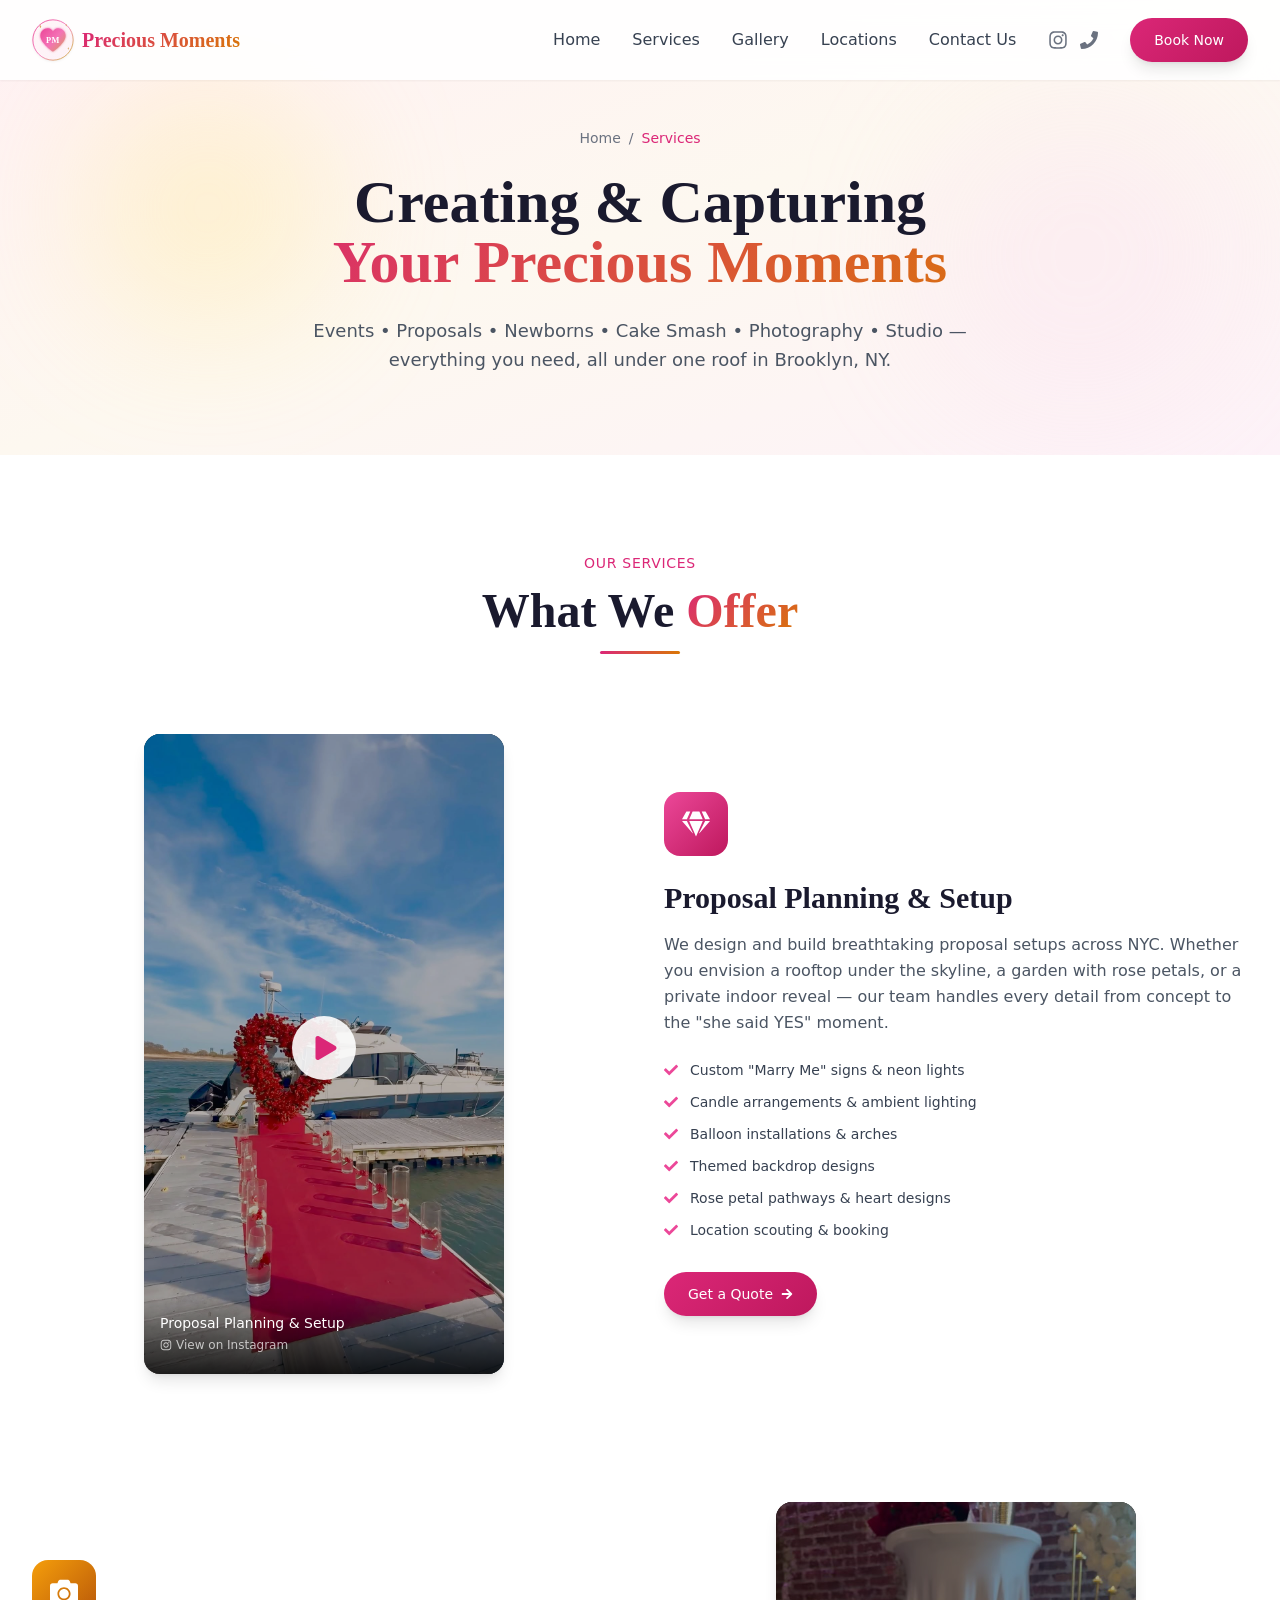
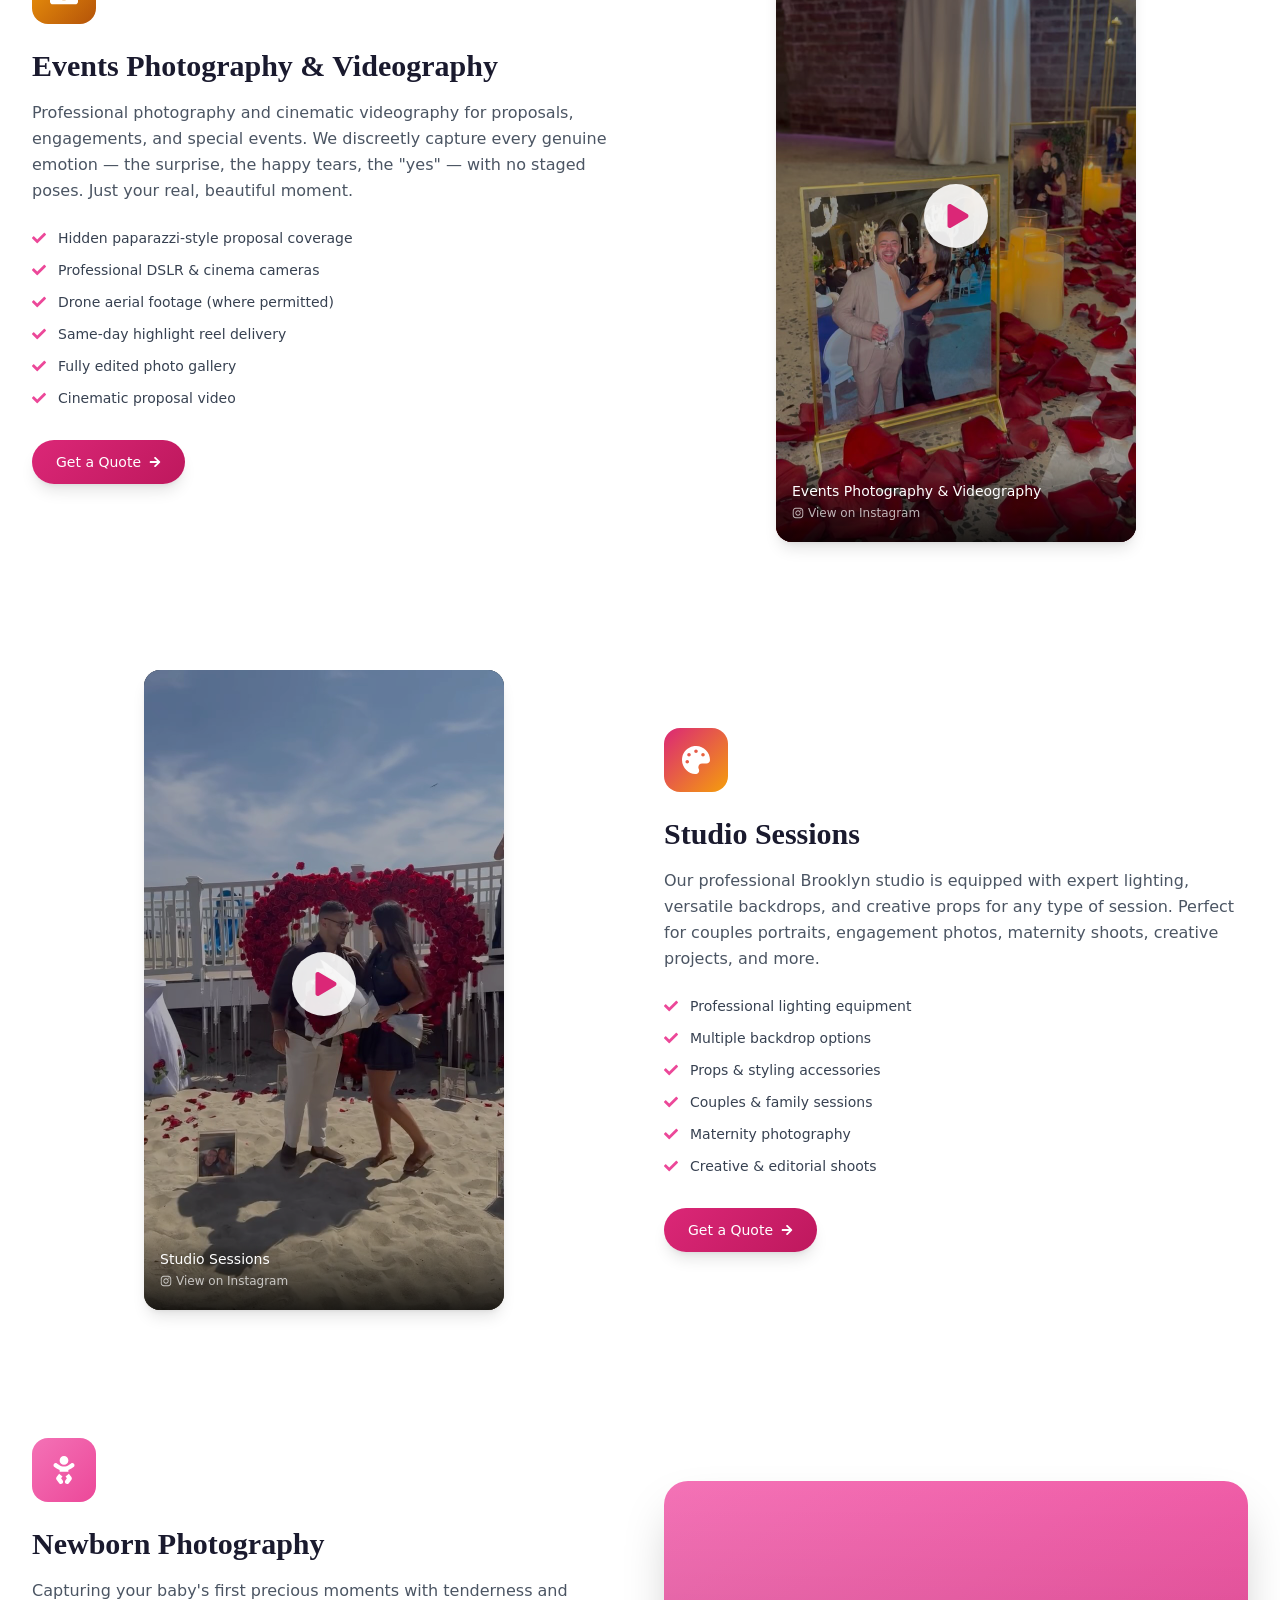
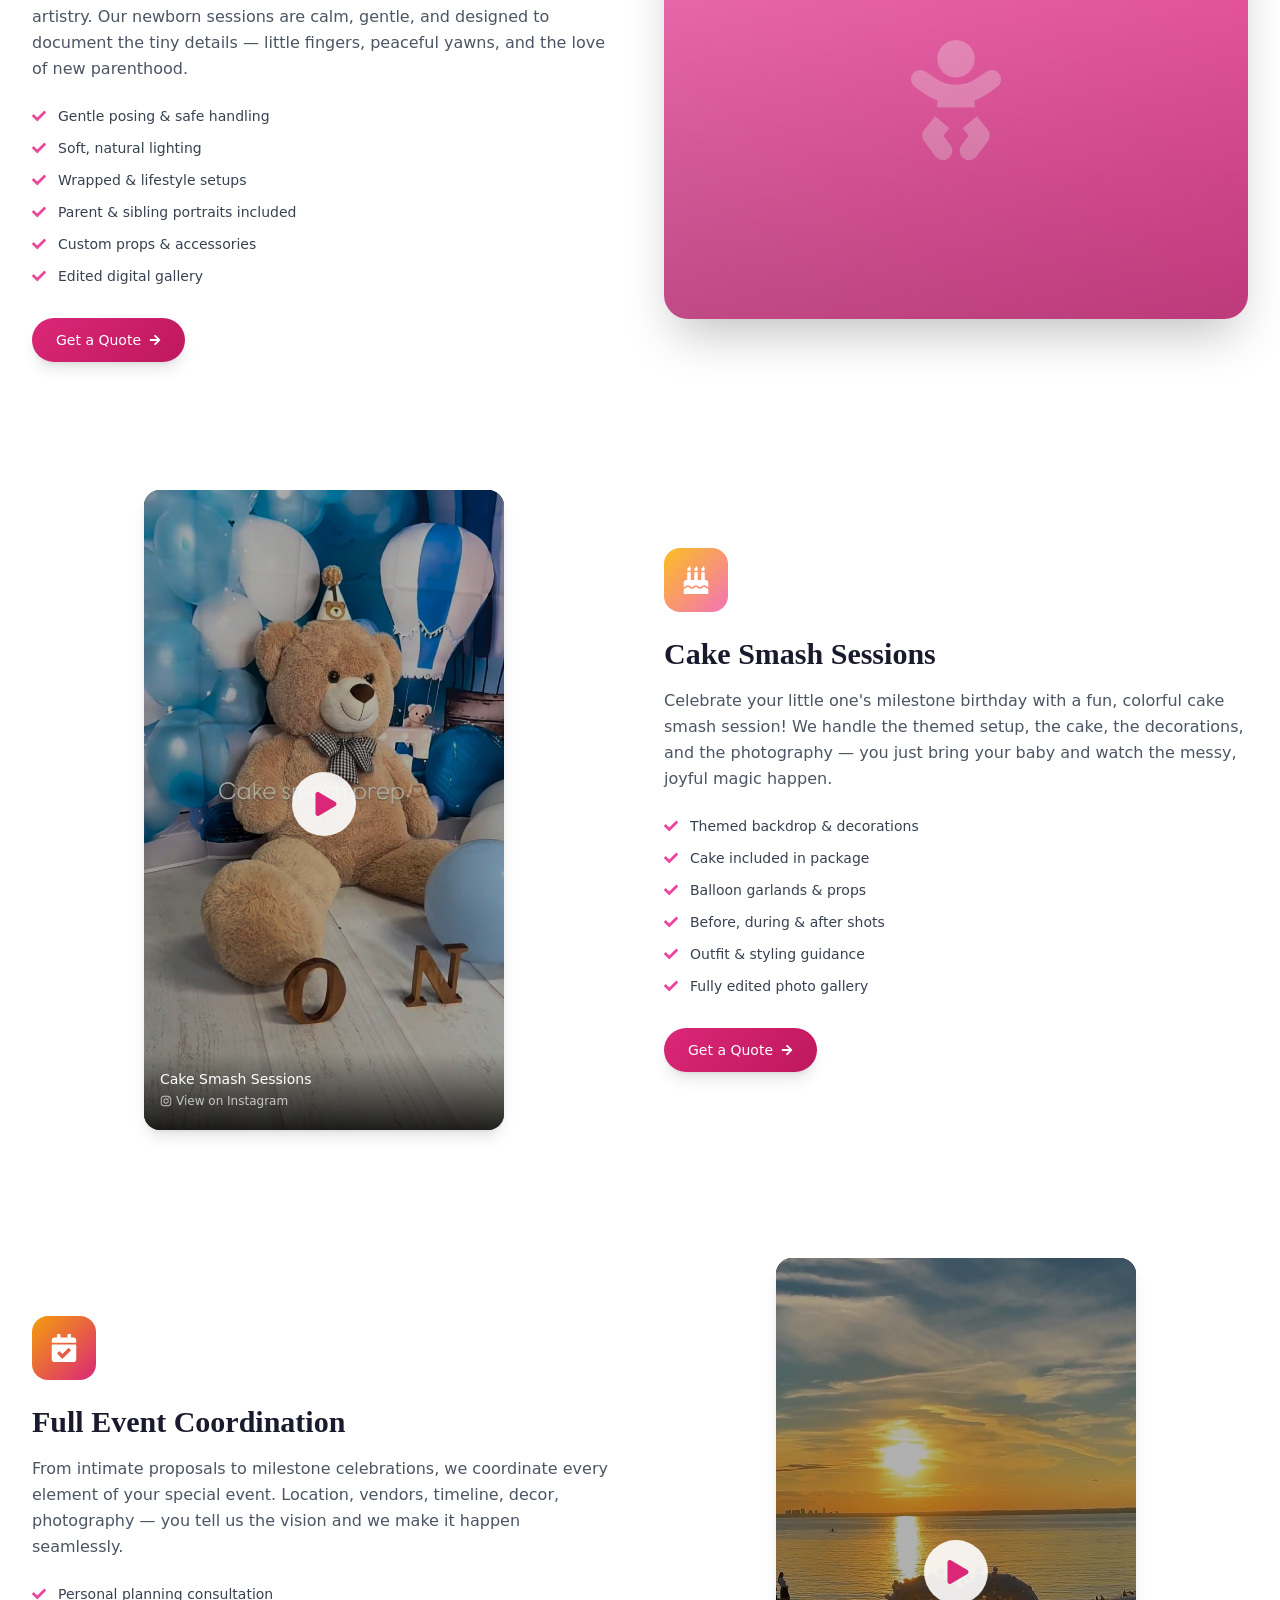
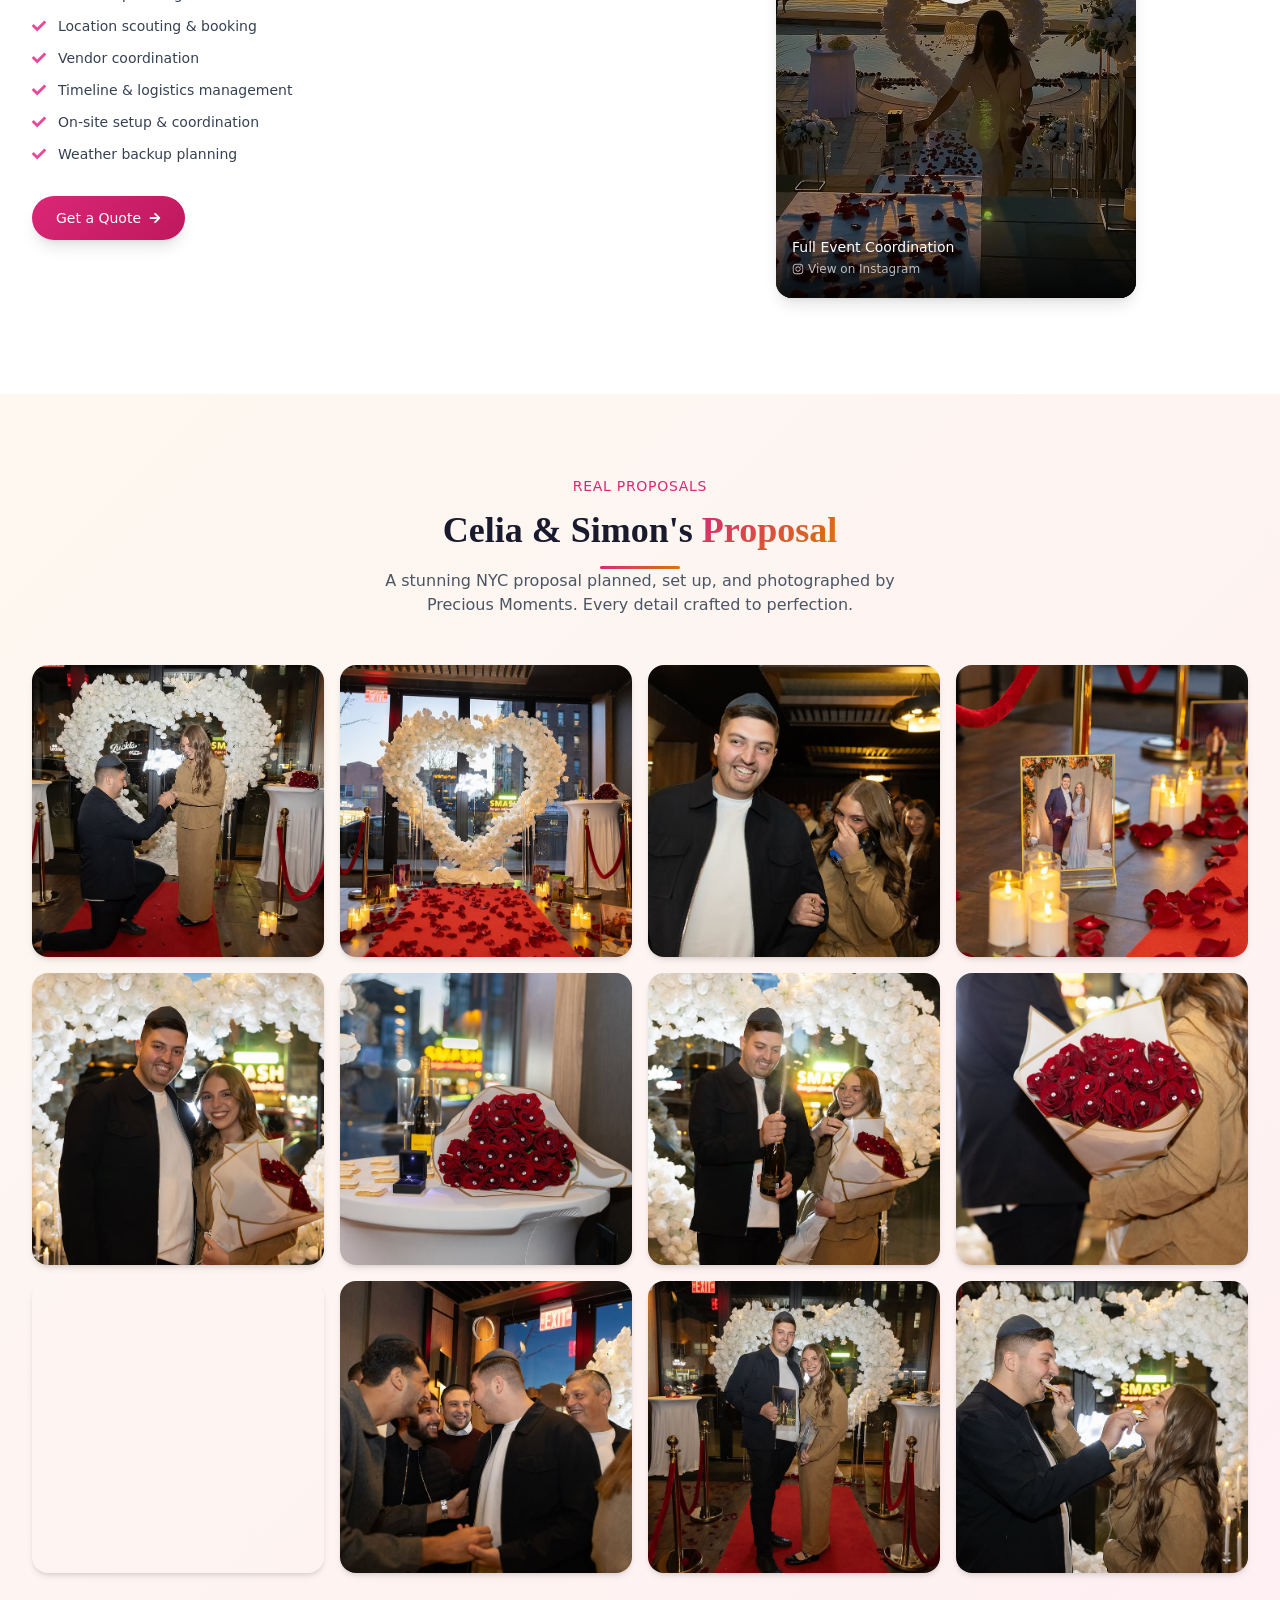
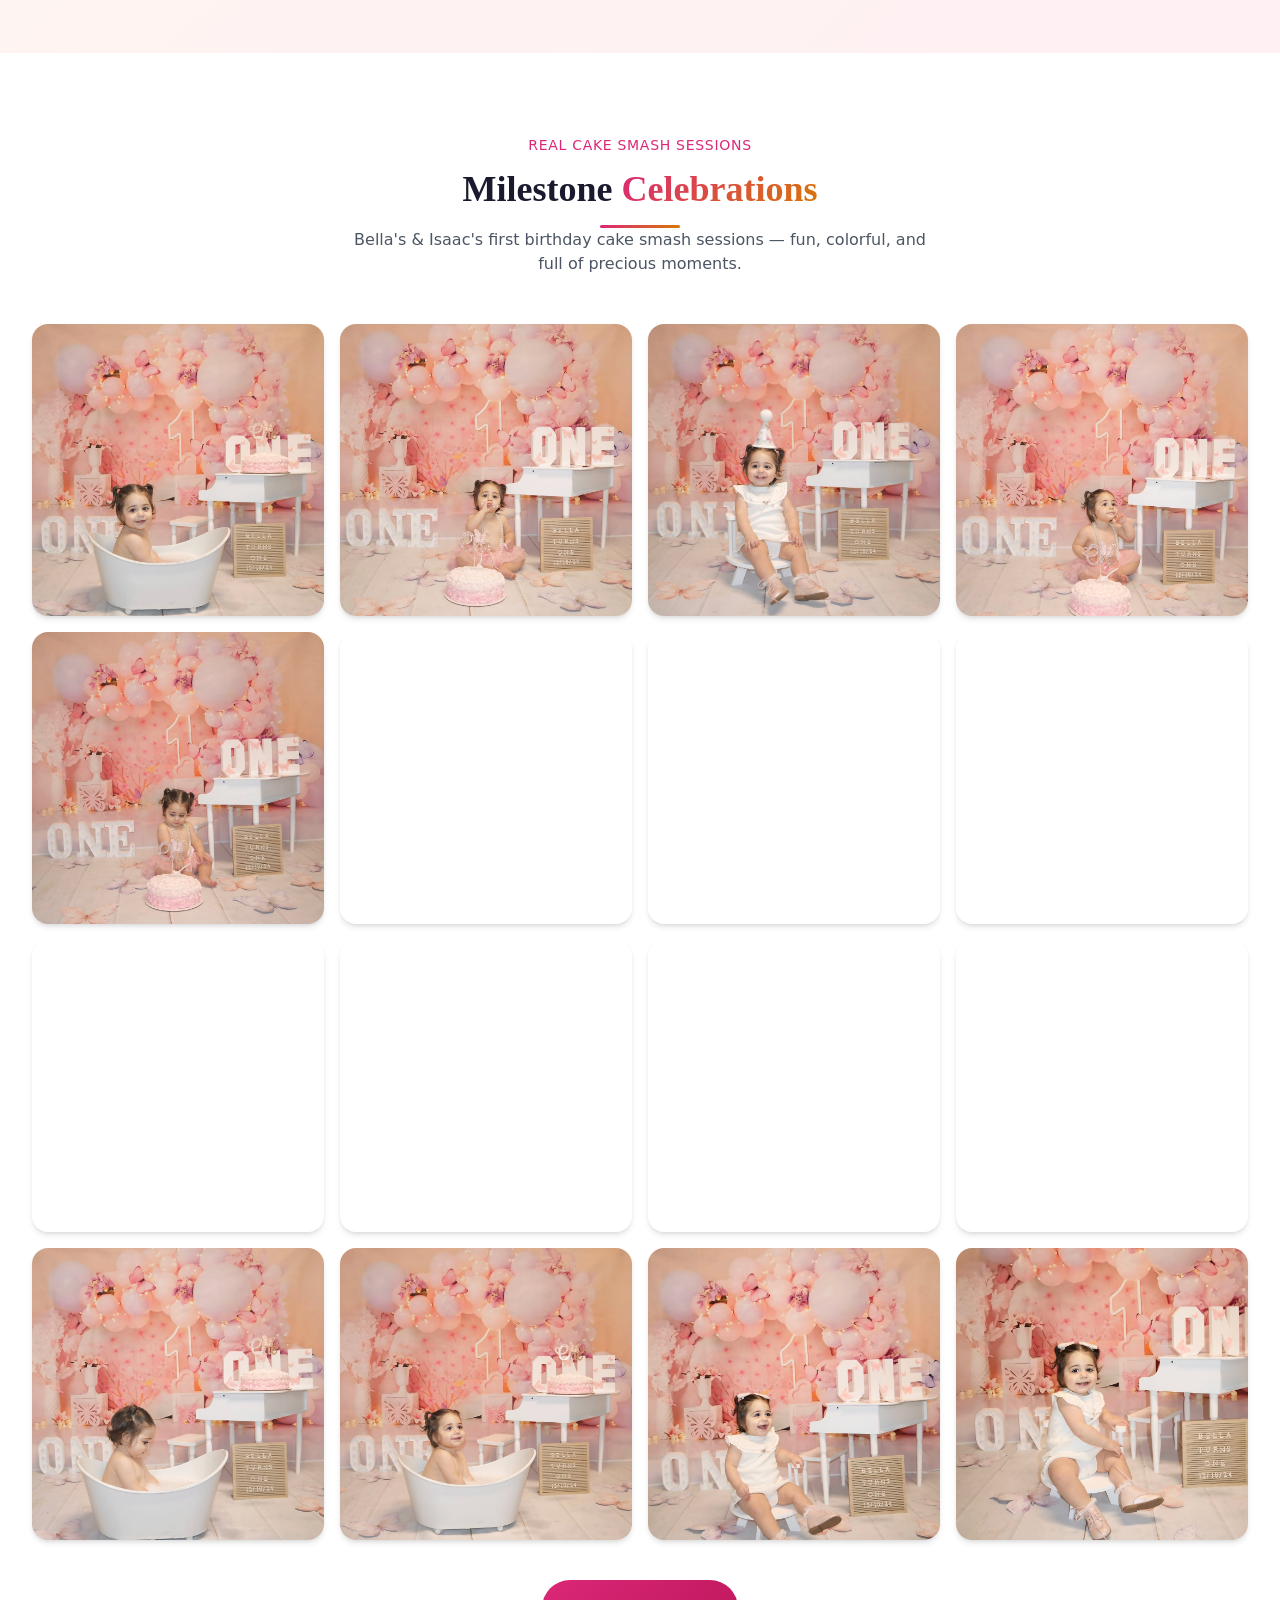
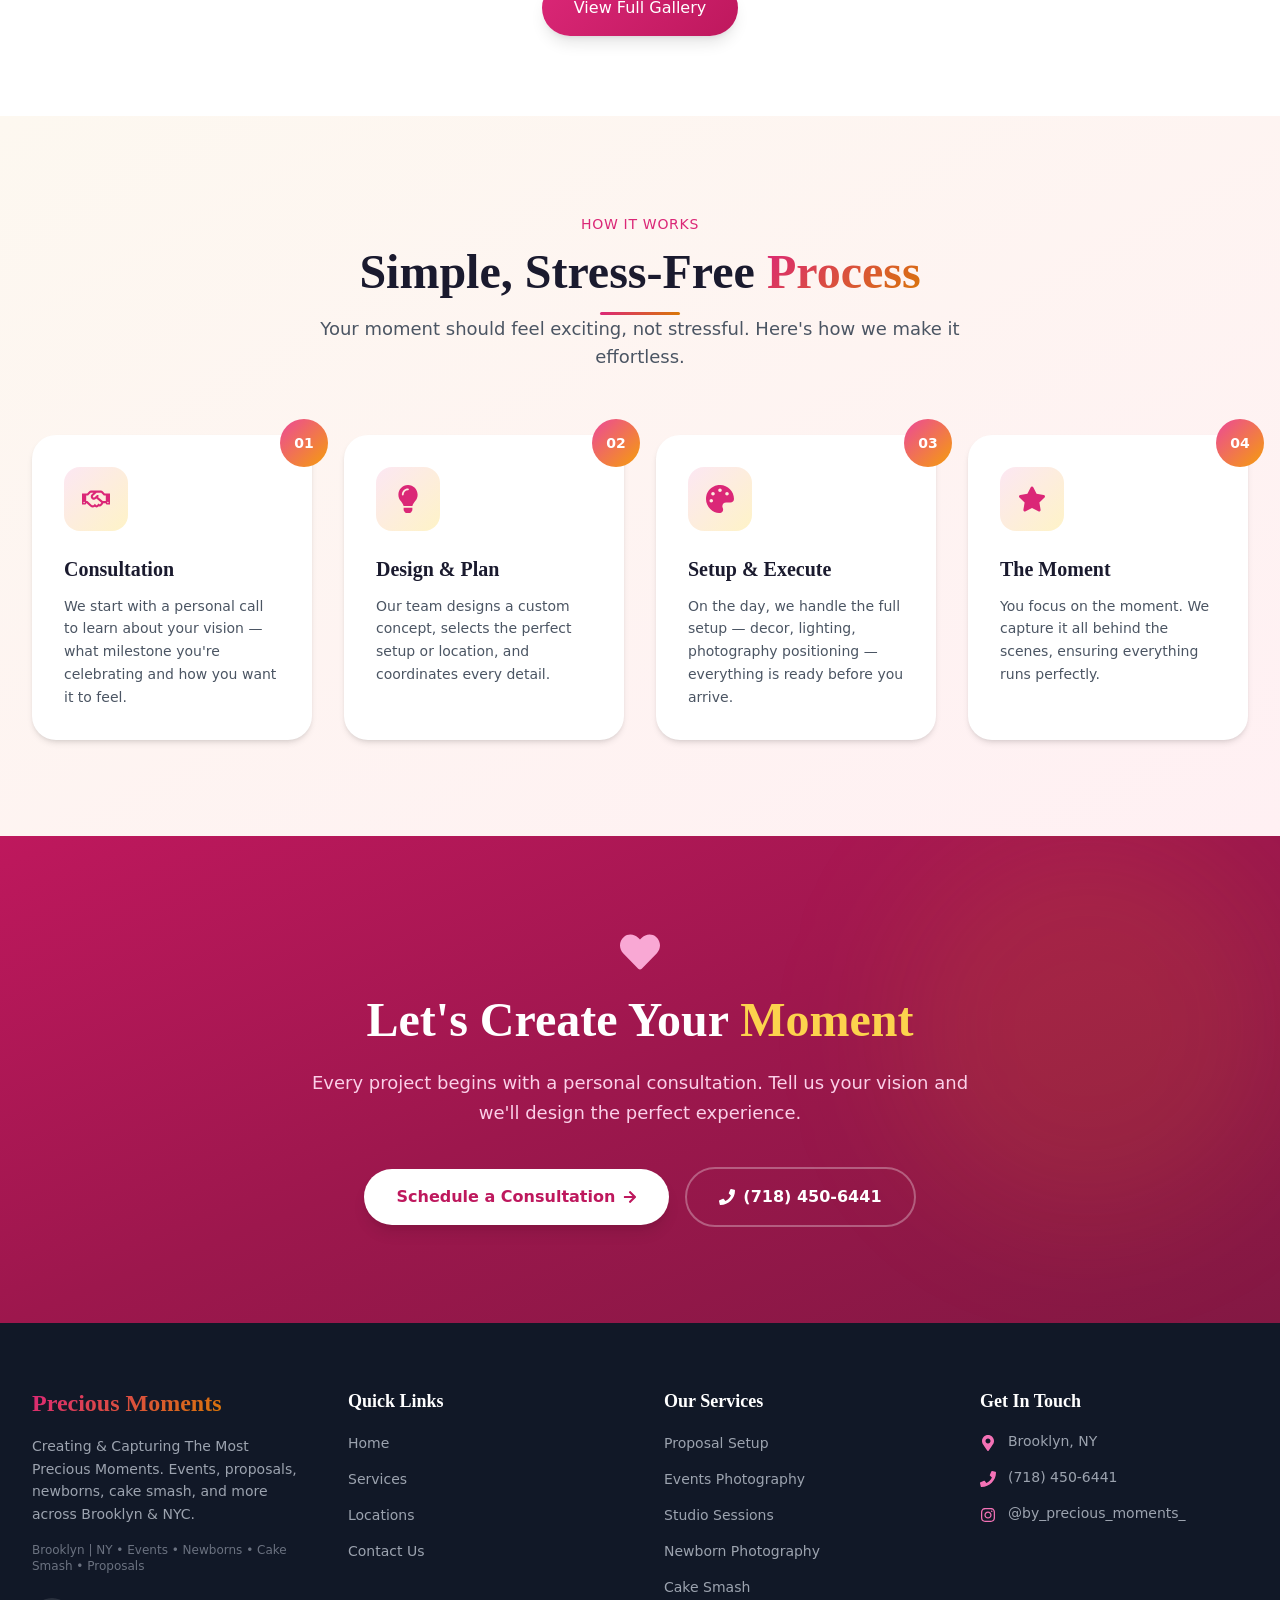
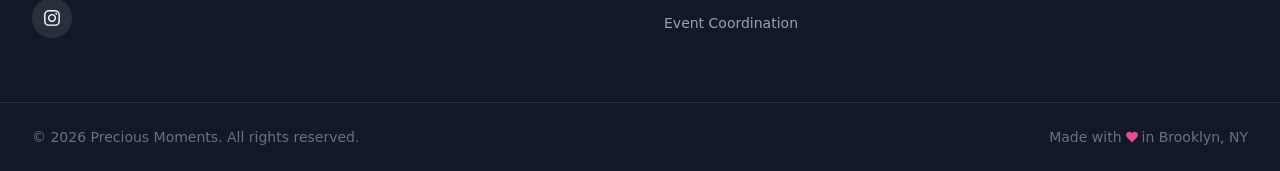
<file: services.html>
<!DOCTYPE html><html lang="en"><head><meta charSet="utf-8"/><meta name="viewport" content="width=device-width, initial-scale=1"/><link rel="stylesheet" href="/_next/static/css/c803396e19a8f529.css" data-precedence="next"/><link rel="preload" as="script" fetchPriority="low" href="/_next/static/chunks/webpack-a3c37fcbf859f6f9.js"/><script src="/_next/static/chunks/fd9d1056-74f9772e76a2e3aa.js" async=""></script><script src="/_next/static/chunks/117-345476ce096a8d08.js" async=""></script><script src="/_next/static/chunks/main-app-8a642477b52aa923.js" async=""></script><script src="/_next/static/chunks/8e1d74a4-e41f4e96ef0e1950.js" async=""></script><script src="/_next/static/chunks/599-c6e4dcf2e5b2fef2.js" async=""></script><script src="/_next/static/chunks/498-23d25856a78d8689.js" async=""></script><script src="/_next/static/chunks/800-3fa224bf98664abd.js" async=""></script><script src="/_next/static/chunks/app/services/page-b1e98eb1b5476268.js" async=""></script><script src="/_next/static/chunks/app/layout-0360034c27d101a9.js" async=""></script><title>Precious Moments | Events, Proposals, Photography &amp; Newborns in Brooklyn NY</title><meta name="description" content="Precious Moments — Creating &amp; Capturing The Most Precious Moments in Brooklyn, NY. Events, Newborns, Cake Smash, Proposals, Studio Sessions &amp; Photography."/><meta name="keywords" content="proposal planning Brooklyn NY, events photography NYC, newborn photography Brooklyn, cake smash photography, studio sessions NYC, event coordination, precious moments Brooklyn"/><meta property="og:title" content="Precious Moments | Events, Proposals, Photography &amp; Newborns in Brooklyn NY"/><meta property="og:description" content="Creating &amp; Capturing The Most Precious Moments. Events, proposals, newborns, cake smash, studio sessions &amp; more across Brooklyn &amp; NYC."/><meta property="og:locale" content="en_US"/><meta property="og:type" content="website"/><meta name="twitter:card" content="summary"/><meta name="twitter:title" content="Precious Moments | Events, Proposals, Photography &amp; Newborns in Brooklyn NY"/><meta name="twitter:description" content="Creating &amp; Capturing The Most Precious Moments. Events, proposals, newborns, cake smash, studio sessions &amp; more across Brooklyn &amp; NYC."/><link rel="icon" href="/icon.svg"/><link rel="apple-touch-icon" href="/apple-icon.svg"/><script src="/_next/static/chunks/polyfills-42372ed130431b0a.js" noModule=""></script></head><body class="bg-cream"><nav class="fixed top-0 left-0 right-0 z-50 transition-all duration-300 bg-white/90 backdrop-blur-md shadow-sm"><div class="max-w-7xl mx-auto px-4 sm:px-6 lg:px-8"><div class="flex items-center justify-between h-20"><a class="flex items-center space-x-2 group" href="/"><svg width="42" height="42" viewBox="0 0 100 100" fill="none" xmlns="http://www.w3.org/2000/svg" class="flex-shrink-0 drop-shadow-sm group-hover:scale-105 transition-transform duration-300"><defs><linearGradient id="navHeartGrad" x1="20" y1="25" x2="80" y2="80" gradientUnits="userSpaceOnUse"><stop offset="0%" stop-color="#ec4899"></stop><stop offset="50%" stop-color="#f472b6"></stop><stop offset="100%" stop-color="#d4a053"></stop></linearGradient><linearGradient id="navBgGrad" x1="0" y1="0" x2="100" y2="100" gradientUnits="userSpaceOnUse"><stop offset="0%" stop-color="#fff5f7"></stop><stop offset="100%" stop-color="#fdf2f8"></stop></linearGradient><filter id="navGlow" x="-20%" y="-20%" width="140%" height="140%"><feGaussianBlur stdDeviation="2" result="blur"></feGaussianBlur><feComposite in="SourceGraphic" in2="blur" operator="over"></feComposite></filter></defs><circle cx="50" cy="50" r="48" fill="url(#navBgGrad)" stroke="url(#navHeartGrad)" stroke-width="2"></circle><path d="M50 78 C50 78 20 58 20 40 C20 30 28 22 38 22 C44 22 48 26 50 30 C52 26 56 22 62 22 C72 22 80 30 80 40 C80 58 50 78 50 78Z" fill="url(#navHeartGrad)" filter="url(#navGlow)"></path><text x="50" y="56" text-anchor="middle" fill="white" font-size="20" font-weight="bold" font-family="Georgia, serif" letter-spacing="1">PM</text><g fill="#d4a053" opacity="0.9"><polygon points="18,18 20,14 22,18 20,22"></polygon><polygon points="80,15 81.5,12 83,15 81.5,18"></polygon><polygon points="85,70 86.5,67 88,70 86.5,73"></polygon></g></svg><div><span class="text-xl font-serif font-bold gradient-text">Precious Moments</span></div></a><div class="hidden md:flex items-center space-x-8"><a class="text-gray-700 hover:text-primary-600 font-medium transition-colors duration-200 relative group" href="/">Home<span class="absolute -bottom-1 left-0 w-0 h-0.5 bg-gradient-to-r from-primary-600 to-gold-500 transition-all duration-300 group-hover:w-full"></span></a><a class="text-gray-700 hover:text-primary-600 font-medium transition-colors duration-200 relative group" href="/services">Services<span class="absolute -bottom-1 left-0 w-0 h-0.5 bg-gradient-to-r from-primary-600 to-gold-500 transition-all duration-300 group-hover:w-full"></span></a><a class="text-gray-700 hover:text-primary-600 font-medium transition-colors duration-200 relative group" href="/gallery">Gallery<span class="absolute -bottom-1 left-0 w-0 h-0.5 bg-gradient-to-r from-primary-600 to-gold-500 transition-all duration-300 group-hover:w-full"></span></a><a class="text-gray-700 hover:text-primary-600 font-medium transition-colors duration-200 relative group" href="/locations">Locations<span class="absolute -bottom-1 left-0 w-0 h-0.5 bg-gradient-to-r from-primary-600 to-gold-500 transition-all duration-300 group-hover:w-full"></span></a><a class="text-gray-700 hover:text-primary-600 font-medium transition-colors duration-200 relative group" href="/contact">Contact Us<span class="absolute -bottom-1 left-0 w-0 h-0.5 bg-gradient-to-r from-primary-600 to-gold-500 transition-all duration-300 group-hover:w-full"></span></a><div class="flex items-center space-x-3 ml-4"><a href="https://www.instagram.com/by_precious_moments_/" target="_blank" rel="noopener noreferrer" class="text-gray-500 hover:text-primary-600 transition-colors" aria-label="Instagram"><svg stroke="currentColor" fill="currentColor" stroke-width="0" viewBox="0 0 448 512" height="20" width="20" xmlns="http://www.w3.org/2000/svg"><path d="M224.1 141c-63.6 0-114.9 51.3-114.9 114.9s51.3 114.9 114.9 114.9S339 319.5 339 255.9 287.7 141 224.1 141zm0 189.6c-41.1 0-74.7-33.5-74.7-74.7s33.5-74.7 74.7-74.7 74.7 33.5 74.7 74.7-33.6 74.7-74.7 74.7zm146.4-194.3c0 14.9-12 26.8-26.8 26.8-14.9 0-26.8-12-26.8-26.8s12-26.8 26.8-26.8 26.8 12 26.8 26.8zm76.1 27.2c-1.7-35.9-9.9-67.7-36.2-93.9-26.2-26.2-58-34.4-93.9-36.2-37-2.1-147.9-2.1-184.9 0-35.8 1.7-67.6 9.9-93.9 36.1s-34.4 58-36.2 93.9c-2.1 37-2.1 147.9 0 184.9 1.7 35.9 9.9 67.7 36.2 93.9s58 34.4 93.9 36.2c37 2.1 147.9 2.1 184.9 0 35.9-1.7 67.7-9.9 93.9-36.2 26.2-26.2 34.4-58 36.2-93.9 2.1-37 2.1-147.8 0-184.8zM398.8 388c-7.8 19.6-22.9 34.7-42.6 42.6-29.5 11.7-99.5 9-132.1 9s-102.7 2.6-132.1-9c-19.6-7.8-34.7-22.9-42.6-42.6-11.7-29.5-9-99.5-9-132.1s-2.6-102.7 9-132.1c7.8-19.6 22.9-34.7 42.6-42.6 29.5-11.7 99.5-9 132.1-9s102.7-2.6 132.1 9c19.6 7.8 34.7 22.9 42.6 42.6 11.7 29.5 9 99.5 9 132.1s2.7 102.7-9 132.1z"></path></svg></a><a href="tel:+17184506441" class="text-gray-500 hover:text-primary-600 transition-colors" aria-label="Call Us"><svg stroke="currentColor" fill="currentColor" stroke-width="0" viewBox="0 0 512 512" height="18" width="18" xmlns="http://www.w3.org/2000/svg"><path d="M493.4 24.6l-104-24c-11.3-2.6-22.9 3.3-27.5 13.9l-48 112c-4.2 9.8-1.4 21.3 6.9 28l60.6 49.6c-36 76.7-98.9 140.5-177.2 177.2l-49.6-60.6c-6.8-8.3-18.2-11.1-28-6.9l-112 48C3.9 366.5-2 378.1.6 389.4l24 104C27.1 504.2 36.7 512 48 512c256.1 0 464-207.5 464-464 0-11.2-7.7-20.9-18.6-23.4z"></path></svg></a></div><a class="btn-primary text-sm !px-6 !py-3" href="/contact">Book Now</a></div><button class="md:hidden p-2 text-gray-700" aria-label="Toggle navigation menu"><svg stroke="currentColor" fill="currentColor" stroke-width="0" viewBox="0 0 448 512" height="24" width="24" xmlns="http://www.w3.org/2000/svg"><path d="M16 132h416c8.837 0 16-7.163 16-16V76c0-8.837-7.163-16-16-16H16C7.163 60 0 67.163 0 76v40c0 8.837 7.163 16 16 16zm0 160h416c8.837 0 16-7.163 16-16v-40c0-8.837-7.163-16-16-16H16c-8.837 0-16 7.163-16 16v40c0 8.837 7.163 16 16 16zm0 160h416c8.837 0 16-7.163 16-16v-40c0-8.837-7.163-16-16-16H16c-8.837 0-16 7.163-16 16v40c0 8.837 7.163 16 16 16z"></path></svg></button></div></div><div class="md:hidden overflow-hidden transition-all duration-300 max-h-0 opacity-0"><div class="bg-white/95 backdrop-blur-md border-t px-4 py-6 space-y-4"><a class="block text-gray-700 hover:text-primary-600 font-medium py-2" href="/">Home</a><a class="block text-gray-700 hover:text-primary-600 font-medium py-2" href="/services">Services</a><a class="block text-gray-700 hover:text-primary-600 font-medium py-2" href="/gallery">Gallery</a><a class="block text-gray-700 hover:text-primary-600 font-medium py-2" href="/locations">Locations</a><a class="block text-gray-700 hover:text-primary-600 font-medium py-2" href="/contact">Contact Us</a><a href="tel:+17184506441" class="block text-gray-700 hover:text-primary-600 font-medium py-2">📞 (718) 450-6441</a><a class="btn-primary text-sm !px-6 !py-3 w-full text-center" href="/contact">Book Now</a></div></div></nav><main><section class="relative pt-32 pb-20 overflow-hidden"><div class="absolute inset-0 bg-gradient-to-br from-blush via-cream to-primary-50"></div><div class="absolute top-20 left-20 w-64 h-64 bg-gold-200/30 rounded-full blur-3xl"></div><div class="absolute bottom-10 right-10 w-80 h-80 bg-primary-200/20 rounded-full blur-3xl"></div><div class="relative z-10 max-w-4xl mx-auto px-4 text-center"><nav class="text-sm text-gray-500 mb-6"><a class="hover:text-primary-600 transition-colors" href="/">Home</a><span class="mx-2">/</span><span class="text-primary-600">Services</span></nav><h1 class="text-5xl sm:text-6xl font-serif font-bold mb-6">Creating &amp; Capturing<span class="block gradient-text">Your Precious Moments</span></h1><p class="text-lg text-gray-600 max-w-2xl mx-auto leading-relaxed">Events • Proposals • Newborns • Cake Smash • Photography • Studio — everything you need, all under one roof in Brooklyn, NY.</p></div></section><section class="py-24 bg-white"><div class="max-w-7xl mx-auto px-4 sm:px-6 lg:px-8"><div class="text-center mb-20"><span class="text-primary-600 font-medium text-sm uppercase tracking-wider">Our Services</span><h2 class="text-4xl sm:text-5xl font-serif font-bold mt-3 mb-4">What We <span class="gradient-text">Offer</span></h2><div class="section-divider"></div></div><div class="space-y-32"><div id="proposals" class="flex flex-col lg:flex-row gap-12 items-center"><div class="flex-1 w-full"><div class="flex justify-center"><div class="group relative rounded-2xl overflow-hidden shadow-lg bg-black aspect-[9/16] max-w-[360px] mx-auto"><video src="/images/reels/she-said-yes-proposal.mp4" poster="/images/reels/she-said-yes-proposal-thumb.jpg" playsInline="" preload="none" class="w-full h-full object-cover"></video><button class="absolute inset-0 flex flex-col items-center justify-center bg-black/30 hover:bg-black/40 transition-colors cursor-pointer"><div class="w-16 h-16 rounded-full bg-white/90 flex items-center justify-center mb-3 group-hover:scale-110 transition-transform"><svg stroke="currentColor" fill="currentColor" stroke-width="0" viewBox="0 0 448 512" class="text-primary-600 ml-1" height="24" width="24" xmlns="http://www.w3.org/2000/svg"><path d="M424.4 214.7L72.4 6.6C43.8-10.3 0 6.1 0 47.9V464c0 37.5 40.7 60.1 72.4 41.3l352-208c31.4-18.5 31.5-64.1 0-82.6z"></path></svg></div></button><div class="absolute bottom-0 left-0 right-0 p-4 bg-gradient-to-t from-black/80 to-transparent"><p class="text-white text-sm font-medium">Proposal Planning &amp; Setup</p><a href="https://www.instagram.com/reel/DJNkqeepOnU/" target="_blank" rel="noopener noreferrer" class="inline-flex items-center gap-1 text-white/70 hover:text-white text-xs mt-1 transition-colors"><svg stroke="currentColor" fill="currentColor" stroke-width="0" viewBox="0 0 448 512" height="12" width="12" xmlns="http://www.w3.org/2000/svg"><path d="M224.1 141c-63.6 0-114.9 51.3-114.9 114.9s51.3 114.9 114.9 114.9S339 319.5 339 255.9 287.7 141 224.1 141zm0 189.6c-41.1 0-74.7-33.5-74.7-74.7s33.5-74.7 74.7-74.7 74.7 33.5 74.7 74.7-33.6 74.7-74.7 74.7zm146.4-194.3c0 14.9-12 26.8-26.8 26.8-14.9 0-26.8-12-26.8-26.8s12-26.8 26.8-26.8 26.8 12 26.8 26.8zm76.1 27.2c-1.7-35.9-9.9-67.7-36.2-93.9-26.2-26.2-58-34.4-93.9-36.2-37-2.1-147.9-2.1-184.9 0-35.8 1.7-67.6 9.9-93.9 36.1s-34.4 58-36.2 93.9c-2.1 37-2.1 147.9 0 184.9 1.7 35.9 9.9 67.7 36.2 93.9s58 34.4 93.9 36.2c37 2.1 147.9 2.1 184.9 0 35.9-1.7 67.7-9.9 93.9-36.2 26.2-26.2 34.4-58 36.2-93.9 2.1-37 2.1-147.8 0-184.8zM398.8 388c-7.8 19.6-22.9 34.7-42.6 42.6-29.5 11.7-99.5 9-132.1 9s-102.7 2.6-132.1-9c-19.6-7.8-34.7-22.9-42.6-42.6-11.7-29.5-9-99.5-9-132.1s-2.6-102.7 9-132.1c7.8-19.6 22.9-34.7 42.6-42.6 29.5-11.7 99.5-9 132.1-9s102.7-2.6 132.1 9c19.6 7.8 34.7 22.9 42.6 42.6 11.7 29.5 9 99.5 9 132.1s2.7 102.7-9 132.1z"></path></svg>View on Instagram</a></div></div></div></div><div class="flex-1"><div class="inline-flex items-center justify-center w-16 h-16 rounded-2xl bg-gradient-to-br from-primary-500 to-primary-700 mb-6"><svg stroke="currentColor" fill="currentColor" stroke-width="0" viewBox="0 0 576 512" class="text-white" height="28" width="28" xmlns="http://www.w3.org/2000/svg"><path d="M485.5 0L576 160H474.9L405.7 0h79.8zm-128 0l69.2 160H149.3L218.5 0h139zm-267 0h79.8l-69.2 160H0L90.5 0zM0 192h100.7l123 251.7c1.5 3.1-2.7 5.9-5 3.3L0 192zm148.2 0h279.6l-137 318.2c-1 2.4-4.5 2.4-5.5 0L148.2 192zm204.1 251.7l123-251.7H576L357.3 446.9c-2.3 2.7-6.5-.1-5-3.2z"></path></svg></div><h3 class="text-3xl font-serif font-bold mb-4">Proposal Planning &amp; Setup</h3><p class="text-gray-600 leading-relaxed mb-6">We design and build breathtaking proposal setups across NYC. Whether you envision a rooftop under the skyline, a garden with rose petals, or a private indoor reveal — our team handles every detail from concept to the &quot;she said YES&quot; moment.</p><ul class="space-y-3 mb-8"><li class="flex items-center gap-3"><svg stroke="currentColor" fill="currentColor" stroke-width="0" viewBox="0 0 512 512" class="text-primary-500 flex-shrink-0" height="14" width="14" xmlns="http://www.w3.org/2000/svg"><path d="M173.898 439.404l-166.4-166.4c-9.997-9.997-9.997-26.206 0-36.204l36.203-36.204c9.997-9.998 26.207-9.998 36.204 0L192 312.69 432.095 72.596c9.997-9.997 26.207-9.997 36.204 0l36.203 36.204c9.997 9.997 9.997 26.206 0 36.204l-294.4 294.401c-9.998 9.997-26.207 9.997-36.204-.001z"></path></svg><span class="text-gray-700 text-sm">Custom &quot;Marry Me&quot; signs &amp; neon lights</span></li><li class="flex items-center gap-3"><svg stroke="currentColor" fill="currentColor" stroke-width="0" viewBox="0 0 512 512" class="text-primary-500 flex-shrink-0" height="14" width="14" xmlns="http://www.w3.org/2000/svg"><path d="M173.898 439.404l-166.4-166.4c-9.997-9.997-9.997-26.206 0-36.204l36.203-36.204c9.997-9.998 26.207-9.998 36.204 0L192 312.69 432.095 72.596c9.997-9.997 26.207-9.997 36.204 0l36.203 36.204c9.997 9.997 9.997 26.206 0 36.204l-294.4 294.401c-9.998 9.997-26.207 9.997-36.204-.001z"></path></svg><span class="text-gray-700 text-sm">Candle arrangements &amp; ambient lighting</span></li><li class="flex items-center gap-3"><svg stroke="currentColor" fill="currentColor" stroke-width="0" viewBox="0 0 512 512" class="text-primary-500 flex-shrink-0" height="14" width="14" xmlns="http://www.w3.org/2000/svg"><path d="M173.898 439.404l-166.4-166.4c-9.997-9.997-9.997-26.206 0-36.204l36.203-36.204c9.997-9.998 26.207-9.998 36.204 0L192 312.69 432.095 72.596c9.997-9.997 26.207-9.997 36.204 0l36.203 36.204c9.997 9.997 9.997 26.206 0 36.204l-294.4 294.401c-9.998 9.997-26.207 9.997-36.204-.001z"></path></svg><span class="text-gray-700 text-sm">Balloon installations &amp; arches</span></li><li class="flex items-center gap-3"><svg stroke="currentColor" fill="currentColor" stroke-width="0" viewBox="0 0 512 512" class="text-primary-500 flex-shrink-0" height="14" width="14" xmlns="http://www.w3.org/2000/svg"><path d="M173.898 439.404l-166.4-166.4c-9.997-9.997-9.997-26.206 0-36.204l36.203-36.204c9.997-9.998 26.207-9.998 36.204 0L192 312.69 432.095 72.596c9.997-9.997 26.207-9.997 36.204 0l36.203 36.204c9.997 9.997 9.997 26.206 0 36.204l-294.4 294.401c-9.998 9.997-26.207 9.997-36.204-.001z"></path></svg><span class="text-gray-700 text-sm">Themed backdrop designs</span></li><li class="flex items-center gap-3"><svg stroke="currentColor" fill="currentColor" stroke-width="0" viewBox="0 0 512 512" class="text-primary-500 flex-shrink-0" height="14" width="14" xmlns="http://www.w3.org/2000/svg"><path d="M173.898 439.404l-166.4-166.4c-9.997-9.997-9.997-26.206 0-36.204l36.203-36.204c9.997-9.998 26.207-9.998 36.204 0L192 312.69 432.095 72.596c9.997-9.997 26.207-9.997 36.204 0l36.203 36.204c9.997 9.997 9.997 26.206 0 36.204l-294.4 294.401c-9.998 9.997-26.207 9.997-36.204-.001z"></path></svg><span class="text-gray-700 text-sm">Rose petal pathways &amp; heart designs</span></li><li class="flex items-center gap-3"><svg stroke="currentColor" fill="currentColor" stroke-width="0" viewBox="0 0 512 512" class="text-primary-500 flex-shrink-0" height="14" width="14" xmlns="http://www.w3.org/2000/svg"><path d="M173.898 439.404l-166.4-166.4c-9.997-9.997-9.997-26.206 0-36.204l36.203-36.204c9.997-9.998 26.207-9.998 36.204 0L192 312.69 432.095 72.596c9.997-9.997 26.207-9.997 36.204 0l36.203 36.204c9.997 9.997 9.997 26.206 0 36.204l-294.4 294.401c-9.998 9.997-26.207 9.997-36.204-.001z"></path></svg><span class="text-gray-700 text-sm">Location scouting &amp; booking</span></li></ul><a class="btn-primary text-sm !px-6 !py-3" href="/contact">Get a Quote<svg stroke="currentColor" fill="currentColor" stroke-width="0" viewBox="0 0 448 512" class="ml-2" height="12" width="12" xmlns="http://www.w3.org/2000/svg"><path d="M190.5 66.9l22.2-22.2c9.4-9.4 24.6-9.4 33.9 0L441 239c9.4 9.4 9.4 24.6 0 33.9L246.6 467.3c-9.4 9.4-24.6 9.4-33.9 0l-22.2-22.2c-9.5-9.5-9.3-25 .4-34.3L311.4 296H24c-13.3 0-24-10.7-24-24v-32c0-13.3 10.7-24 24-24h287.4L190.9 101.2c-9.8-9.3-10-24.8-.4-34.3z"></path></svg></a></div></div><div id="photography" class="flex flex-col lg:flex-row-reverse gap-12 items-center"><div class="flex-1 w-full"><div class="flex justify-center"><div class="group relative rounded-2xl overflow-hidden shadow-lg bg-black aspect-[9/16] max-w-[360px] mx-auto"><video src="/images/reels/orly-jack-proposal.mp4" poster="/images/reels/orly-jack-proposal-thumb.jpg" playsInline="" preload="none" class="w-full h-full object-cover"></video><button class="absolute inset-0 flex flex-col items-center justify-center bg-black/30 hover:bg-black/40 transition-colors cursor-pointer"><div class="w-16 h-16 rounded-full bg-white/90 flex items-center justify-center mb-3 group-hover:scale-110 transition-transform"><svg stroke="currentColor" fill="currentColor" stroke-width="0" viewBox="0 0 448 512" class="text-primary-600 ml-1" height="24" width="24" xmlns="http://www.w3.org/2000/svg"><path d="M424.4 214.7L72.4 6.6C43.8-10.3 0 6.1 0 47.9V464c0 37.5 40.7 60.1 72.4 41.3l352-208c31.4-18.5 31.5-64.1 0-82.6z"></path></svg></div></button><div class="absolute bottom-0 left-0 right-0 p-4 bg-gradient-to-t from-black/80 to-transparent"><p class="text-white text-sm font-medium">Events Photography &amp; Videography</p><a href="https://www.instagram.com/reel/DE04qDPplF_/" target="_blank" rel="noopener noreferrer" class="inline-flex items-center gap-1 text-white/70 hover:text-white text-xs mt-1 transition-colors"><svg stroke="currentColor" fill="currentColor" stroke-width="0" viewBox="0 0 448 512" height="12" width="12" xmlns="http://www.w3.org/2000/svg"><path d="M224.1 141c-63.6 0-114.9 51.3-114.9 114.9s51.3 114.9 114.9 114.9S339 319.5 339 255.9 287.7 141 224.1 141zm0 189.6c-41.1 0-74.7-33.5-74.7-74.7s33.5-74.7 74.7-74.7 74.7 33.5 74.7 74.7-33.6 74.7-74.7 74.7zm146.4-194.3c0 14.9-12 26.8-26.8 26.8-14.9 0-26.8-12-26.8-26.8s12-26.8 26.8-26.8 26.8 12 26.8 26.8zm76.1 27.2c-1.7-35.9-9.9-67.7-36.2-93.9-26.2-26.2-58-34.4-93.9-36.2-37-2.1-147.9-2.1-184.9 0-35.8 1.7-67.6 9.9-93.9 36.1s-34.4 58-36.2 93.9c-2.1 37-2.1 147.9 0 184.9 1.7 35.9 9.9 67.7 36.2 93.9s58 34.4 93.9 36.2c37 2.1 147.9 2.1 184.9 0 35.9-1.7 67.7-9.9 93.9-36.2 26.2-26.2 34.4-58 36.2-93.9 2.1-37 2.1-147.8 0-184.8zM398.8 388c-7.8 19.6-22.9 34.7-42.6 42.6-29.5 11.7-99.5 9-132.1 9s-102.7 2.6-132.1-9c-19.6-7.8-34.7-22.9-42.6-42.6-11.7-29.5-9-99.5-9-132.1s-2.6-102.7 9-132.1c7.8-19.6 22.9-34.7 42.6-42.6 29.5-11.7 99.5-9 132.1-9s102.7-2.6 132.1 9c19.6 7.8 34.7 22.9 42.6 42.6 11.7 29.5 9 99.5 9 132.1s2.7 102.7-9 132.1z"></path></svg>View on Instagram</a></div></div></div></div><div class="flex-1"><div class="inline-flex items-center justify-center w-16 h-16 rounded-2xl bg-gradient-to-br from-gold-500 to-gold-700 mb-6"><svg stroke="currentColor" fill="currentColor" stroke-width="0" viewBox="0 0 512 512" class="text-white" height="28" width="28" xmlns="http://www.w3.org/2000/svg"><path d="M512 144v288c0 26.5-21.5 48-48 48H48c-26.5 0-48-21.5-48-48V144c0-26.5 21.5-48 48-48h88l12.3-32.9c7-18.7 24.9-31.1 44.9-31.1h125.5c20 0 37.9 12.4 44.9 31.1L376 96h88c26.5 0 48 21.5 48 48zM376 288c0-66.2-53.8-120-120-120s-120 53.8-120 120 53.8 120 120 120 120-53.8 120-120zm-32 0c0 48.5-39.5 88-88 88s-88-39.5-88-88 39.5-88 88-88 88 39.5 88 88z"></path></svg></div><h3 class="text-3xl font-serif font-bold mb-4">Events Photography &amp; Videography</h3><p class="text-gray-600 leading-relaxed mb-6">Professional photography and cinematic videography for proposals, engagements, and special events. We discreetly capture every genuine emotion — the surprise, the happy tears, the &quot;yes&quot; — with no staged poses. Just your real, beautiful moment.</p><ul class="space-y-3 mb-8"><li class="flex items-center gap-3"><svg stroke="currentColor" fill="currentColor" stroke-width="0" viewBox="0 0 512 512" class="text-primary-500 flex-shrink-0" height="14" width="14" xmlns="http://www.w3.org/2000/svg"><path d="M173.898 439.404l-166.4-166.4c-9.997-9.997-9.997-26.206 0-36.204l36.203-36.204c9.997-9.998 26.207-9.998 36.204 0L192 312.69 432.095 72.596c9.997-9.997 26.207-9.997 36.204 0l36.203 36.204c9.997 9.997 9.997 26.206 0 36.204l-294.4 294.401c-9.998 9.997-26.207 9.997-36.204-.001z"></path></svg><span class="text-gray-700 text-sm">Hidden paparazzi-style proposal coverage</span></li><li class="flex items-center gap-3"><svg stroke="currentColor" fill="currentColor" stroke-width="0" viewBox="0 0 512 512" class="text-primary-500 flex-shrink-0" height="14" width="14" xmlns="http://www.w3.org/2000/svg"><path d="M173.898 439.404l-166.4-166.4c-9.997-9.997-9.997-26.206 0-36.204l36.203-36.204c9.997-9.998 26.207-9.998 36.204 0L192 312.69 432.095 72.596c9.997-9.997 26.207-9.997 36.204 0l36.203 36.204c9.997 9.997 9.997 26.206 0 36.204l-294.4 294.401c-9.998 9.997-26.207 9.997-36.204-.001z"></path></svg><span class="text-gray-700 text-sm">Professional DSLR &amp; cinema cameras</span></li><li class="flex items-center gap-3"><svg stroke="currentColor" fill="currentColor" stroke-width="0" viewBox="0 0 512 512" class="text-primary-500 flex-shrink-0" height="14" width="14" xmlns="http://www.w3.org/2000/svg"><path d="M173.898 439.404l-166.4-166.4c-9.997-9.997-9.997-26.206 0-36.204l36.203-36.204c9.997-9.998 26.207-9.998 36.204 0L192 312.69 432.095 72.596c9.997-9.997 26.207-9.997 36.204 0l36.203 36.204c9.997 9.997 9.997 26.206 0 36.204l-294.4 294.401c-9.998 9.997-26.207 9.997-36.204-.001z"></path></svg><span class="text-gray-700 text-sm">Drone aerial footage (where permitted)</span></li><li class="flex items-center gap-3"><svg stroke="currentColor" fill="currentColor" stroke-width="0" viewBox="0 0 512 512" class="text-primary-500 flex-shrink-0" height="14" width="14" xmlns="http://www.w3.org/2000/svg"><path d="M173.898 439.404l-166.4-166.4c-9.997-9.997-9.997-26.206 0-36.204l36.203-36.204c9.997-9.998 26.207-9.998 36.204 0L192 312.69 432.095 72.596c9.997-9.997 26.207-9.997 36.204 0l36.203 36.204c9.997 9.997 9.997 26.206 0 36.204l-294.4 294.401c-9.998 9.997-26.207 9.997-36.204-.001z"></path></svg><span class="text-gray-700 text-sm">Same-day highlight reel delivery</span></li><li class="flex items-center gap-3"><svg stroke="currentColor" fill="currentColor" stroke-width="0" viewBox="0 0 512 512" class="text-primary-500 flex-shrink-0" height="14" width="14" xmlns="http://www.w3.org/2000/svg"><path d="M173.898 439.404l-166.4-166.4c-9.997-9.997-9.997-26.206 0-36.204l36.203-36.204c9.997-9.998 26.207-9.998 36.204 0L192 312.69 432.095 72.596c9.997-9.997 26.207-9.997 36.204 0l36.203 36.204c9.997 9.997 9.997 26.206 0 36.204l-294.4 294.401c-9.998 9.997-26.207 9.997-36.204-.001z"></path></svg><span class="text-gray-700 text-sm">Fully edited photo gallery</span></li><li class="flex items-center gap-3"><svg stroke="currentColor" fill="currentColor" stroke-width="0" viewBox="0 0 512 512" class="text-primary-500 flex-shrink-0" height="14" width="14" xmlns="http://www.w3.org/2000/svg"><path d="M173.898 439.404l-166.4-166.4c-9.997-9.997-9.997-26.206 0-36.204l36.203-36.204c9.997-9.998 26.207-9.998 36.204 0L192 312.69 432.095 72.596c9.997-9.997 26.207-9.997 36.204 0l36.203 36.204c9.997 9.997 9.997 26.206 0 36.204l-294.4 294.401c-9.998 9.997-26.207 9.997-36.204-.001z"></path></svg><span class="text-gray-700 text-sm">Cinematic proposal video</span></li></ul><a class="btn-primary text-sm !px-6 !py-3" href="/contact">Get a Quote<svg stroke="currentColor" fill="currentColor" stroke-width="0" viewBox="0 0 448 512" class="ml-2" height="12" width="12" xmlns="http://www.w3.org/2000/svg"><path d="M190.5 66.9l22.2-22.2c9.4-9.4 24.6-9.4 33.9 0L441 239c9.4 9.4 9.4 24.6 0 33.9L246.6 467.3c-9.4 9.4-24.6 9.4-33.9 0l-22.2-22.2c-9.5-9.5-9.3-25 .4-34.3L311.4 296H24c-13.3 0-24-10.7-24-24v-32c0-13.3 10.7-24 24-24h287.4L190.9 101.2c-9.8-9.3-10-24.8-.4-34.3z"></path></svg></a></div></div><div id="studio" class="flex flex-col lg:flex-row gap-12 items-center"><div class="flex-1 w-full"><div class="flex justify-center"><div class="group relative rounded-2xl overflow-hidden shadow-lg bg-black aspect-[9/16] max-w-[360px] mx-auto"><video src="/images/reels/sophia-photoshoot.mp4" poster="/images/reels/sophia-photoshoot-thumb.jpg" playsInline="" preload="none" class="w-full h-full object-cover"></video><button class="absolute inset-0 flex flex-col items-center justify-center bg-black/30 hover:bg-black/40 transition-colors cursor-pointer"><div class="w-16 h-16 rounded-full bg-white/90 flex items-center justify-center mb-3 group-hover:scale-110 transition-transform"><svg stroke="currentColor" fill="currentColor" stroke-width="0" viewBox="0 0 448 512" class="text-primary-600 ml-1" height="24" width="24" xmlns="http://www.w3.org/2000/svg"><path d="M424.4 214.7L72.4 6.6C43.8-10.3 0 6.1 0 47.9V464c0 37.5 40.7 60.1 72.4 41.3l352-208c31.4-18.5 31.5-64.1 0-82.6z"></path></svg></div></button><div class="absolute bottom-0 left-0 right-0 p-4 bg-gradient-to-t from-black/80 to-transparent"><p class="text-white text-sm font-medium">Studio Sessions</p><a href="https://www.instagram.com/reel/DNej59LNYq_/" target="_blank" rel="noopener noreferrer" class="inline-flex items-center gap-1 text-white/70 hover:text-white text-xs mt-1 transition-colors"><svg stroke="currentColor" fill="currentColor" stroke-width="0" viewBox="0 0 448 512" height="12" width="12" xmlns="http://www.w3.org/2000/svg"><path d="M224.1 141c-63.6 0-114.9 51.3-114.9 114.9s51.3 114.9 114.9 114.9S339 319.5 339 255.9 287.7 141 224.1 141zm0 189.6c-41.1 0-74.7-33.5-74.7-74.7s33.5-74.7 74.7-74.7 74.7 33.5 74.7 74.7-33.6 74.7-74.7 74.7zm146.4-194.3c0 14.9-12 26.8-26.8 26.8-14.9 0-26.8-12-26.8-26.8s12-26.8 26.8-26.8 26.8 12 26.8 26.8zm76.1 27.2c-1.7-35.9-9.9-67.7-36.2-93.9-26.2-26.2-58-34.4-93.9-36.2-37-2.1-147.9-2.1-184.9 0-35.8 1.7-67.6 9.9-93.9 36.1s-34.4 58-36.2 93.9c-2.1 37-2.1 147.9 0 184.9 1.7 35.9 9.9 67.7 36.2 93.9s58 34.4 93.9 36.2c37 2.1 147.9 2.1 184.9 0 35.9-1.7 67.7-9.9 93.9-36.2 26.2-26.2 34.4-58 36.2-93.9 2.1-37 2.1-147.8 0-184.8zM398.8 388c-7.8 19.6-22.9 34.7-42.6 42.6-29.5 11.7-99.5 9-132.1 9s-102.7 2.6-132.1-9c-19.6-7.8-34.7-22.9-42.6-42.6-11.7-29.5-9-99.5-9-132.1s-2.6-102.7 9-132.1c7.8-19.6 22.9-34.7 42.6-42.6 29.5-11.7 99.5-9 132.1-9s102.7-2.6 132.1 9c19.6 7.8 34.7 22.9 42.6 42.6 11.7 29.5 9 99.5 9 132.1s2.7 102.7-9 132.1z"></path></svg>View on Instagram</a></div></div></div></div><div class="flex-1"><div class="inline-flex items-center justify-center w-16 h-16 rounded-2xl bg-gradient-to-br from-primary-600 to-gold-500 mb-6"><svg stroke="currentColor" fill="currentColor" stroke-width="0" viewBox="0 0 512 512" class="text-white" height="28" width="28" xmlns="http://www.w3.org/2000/svg"><path d="M204.3 5C104.9 24.4 24.8 104.3 5.2 203.4c-37 187 131.7 326.4 258.8 306.7 41.2-6.4 61.4-54.6 42.5-91.7-23.1-45.4 9.9-98.4 60.9-98.4h79.7c35.8 0 64.8-29.6 64.9-65.3C511.5 97.1 368.1-26.9 204.3 5zM96 320c-17.7 0-32-14.3-32-32s14.3-32 32-32 32 14.3 32 32-14.3 32-32 32zm32-128c-17.7 0-32-14.3-32-32s14.3-32 32-32 32 14.3 32 32-14.3 32-32 32zm128-64c-17.7 0-32-14.3-32-32s14.3-32 32-32 32 14.3 32 32-14.3 32-32 32zm128 64c-17.7 0-32-14.3-32-32s14.3-32 32-32 32 14.3 32 32-14.3 32-32 32z"></path></svg></div><h3 class="text-3xl font-serif font-bold mb-4">Studio Sessions</h3><p class="text-gray-600 leading-relaxed mb-6">Our professional Brooklyn studio is equipped with expert lighting, versatile backdrops, and creative props for any type of session. Perfect for couples portraits, engagement photos, maternity shoots, creative projects, and more.</p><ul class="space-y-3 mb-8"><li class="flex items-center gap-3"><svg stroke="currentColor" fill="currentColor" stroke-width="0" viewBox="0 0 512 512" class="text-primary-500 flex-shrink-0" height="14" width="14" xmlns="http://www.w3.org/2000/svg"><path d="M173.898 439.404l-166.4-166.4c-9.997-9.997-9.997-26.206 0-36.204l36.203-36.204c9.997-9.998 26.207-9.998 36.204 0L192 312.69 432.095 72.596c9.997-9.997 26.207-9.997 36.204 0l36.203 36.204c9.997 9.997 9.997 26.206 0 36.204l-294.4 294.401c-9.998 9.997-26.207 9.997-36.204-.001z"></path></svg><span class="text-gray-700 text-sm">Professional lighting equipment</span></li><li class="flex items-center gap-3"><svg stroke="currentColor" fill="currentColor" stroke-width="0" viewBox="0 0 512 512" class="text-primary-500 flex-shrink-0" height="14" width="14" xmlns="http://www.w3.org/2000/svg"><path d="M173.898 439.404l-166.4-166.4c-9.997-9.997-9.997-26.206 0-36.204l36.203-36.204c9.997-9.998 26.207-9.998 36.204 0L192 312.69 432.095 72.596c9.997-9.997 26.207-9.997 36.204 0l36.203 36.204c9.997 9.997 9.997 26.206 0 36.204l-294.4 294.401c-9.998 9.997-26.207 9.997-36.204-.001z"></path></svg><span class="text-gray-700 text-sm">Multiple backdrop options</span></li><li class="flex items-center gap-3"><svg stroke="currentColor" fill="currentColor" stroke-width="0" viewBox="0 0 512 512" class="text-primary-500 flex-shrink-0" height="14" width="14" xmlns="http://www.w3.org/2000/svg"><path d="M173.898 439.404l-166.4-166.4c-9.997-9.997-9.997-26.206 0-36.204l36.203-36.204c9.997-9.998 26.207-9.998 36.204 0L192 312.69 432.095 72.596c9.997-9.997 26.207-9.997 36.204 0l36.203 36.204c9.997 9.997 9.997 26.206 0 36.204l-294.4 294.401c-9.998 9.997-26.207 9.997-36.204-.001z"></path></svg><span class="text-gray-700 text-sm">Props &amp; styling accessories</span></li><li class="flex items-center gap-3"><svg stroke="currentColor" fill="currentColor" stroke-width="0" viewBox="0 0 512 512" class="text-primary-500 flex-shrink-0" height="14" width="14" xmlns="http://www.w3.org/2000/svg"><path d="M173.898 439.404l-166.4-166.4c-9.997-9.997-9.997-26.206 0-36.204l36.203-36.204c9.997-9.998 26.207-9.998 36.204 0L192 312.69 432.095 72.596c9.997-9.997 26.207-9.997 36.204 0l36.203 36.204c9.997 9.997 9.997 26.206 0 36.204l-294.4 294.401c-9.998 9.997-26.207 9.997-36.204-.001z"></path></svg><span class="text-gray-700 text-sm">Couples &amp; family sessions</span></li><li class="flex items-center gap-3"><svg stroke="currentColor" fill="currentColor" stroke-width="0" viewBox="0 0 512 512" class="text-primary-500 flex-shrink-0" height="14" width="14" xmlns="http://www.w3.org/2000/svg"><path d="M173.898 439.404l-166.4-166.4c-9.997-9.997-9.997-26.206 0-36.204l36.203-36.204c9.997-9.998 26.207-9.998 36.204 0L192 312.69 432.095 72.596c9.997-9.997 26.207-9.997 36.204 0l36.203 36.204c9.997 9.997 9.997 26.206 0 36.204l-294.4 294.401c-9.998 9.997-26.207 9.997-36.204-.001z"></path></svg><span class="text-gray-700 text-sm">Maternity photography</span></li><li class="flex items-center gap-3"><svg stroke="currentColor" fill="currentColor" stroke-width="0" viewBox="0 0 512 512" class="text-primary-500 flex-shrink-0" height="14" width="14" xmlns="http://www.w3.org/2000/svg"><path d="M173.898 439.404l-166.4-166.4c-9.997-9.997-9.997-26.206 0-36.204l36.203-36.204c9.997-9.998 26.207-9.998 36.204 0L192 312.69 432.095 72.596c9.997-9.997 26.207-9.997 36.204 0l36.203 36.204c9.997 9.997 9.997 26.206 0 36.204l-294.4 294.401c-9.998 9.997-26.207 9.997-36.204-.001z"></path></svg><span class="text-gray-700 text-sm">Creative &amp; editorial shoots</span></li></ul><a class="btn-primary text-sm !px-6 !py-3" href="/contact">Get a Quote<svg stroke="currentColor" fill="currentColor" stroke-width="0" viewBox="0 0 448 512" class="ml-2" height="12" width="12" xmlns="http://www.w3.org/2000/svg"><path d="M190.5 66.9l22.2-22.2c9.4-9.4 24.6-9.4 33.9 0L441 239c9.4 9.4 9.4 24.6 0 33.9L246.6 467.3c-9.4 9.4-24.6 9.4-33.9 0l-22.2-22.2c-9.5-9.5-9.3-25 .4-34.3L311.4 296H24c-13.3 0-24-10.7-24-24v-32c0-13.3 10.7-24 24-24h287.4L190.9 101.2c-9.8-9.3-10-24.8-.4-34.3z"></path></svg></a></div></div><div id="newborn" class="flex flex-col lg:flex-row-reverse gap-12 items-center"><div class="flex-1 w-full"><div class="relative rounded-3xl overflow-hidden aspect-[4/3] bg-gradient-to-br from-pink-400 to-primary-500 flex items-center justify-center shadow-2xl"><svg stroke="currentColor" fill="currentColor" stroke-width="0" viewBox="0 0 384 512" class="text-white/30" height="120" width="120" xmlns="http://www.w3.org/2000/svg"><path d="M192 160c44.2 0 80-35.8 80-80S236.2 0 192 0s-80 35.8-80 80 35.8 80 80 80zm-53.4 248.8l25.6-32-61.5-51.2L56.8 383c-11.4 14.2-11.7 34.4-.8 49l48 64c7.9 10.5 19.9 16 32 16 8.3 0 16.8-2.6 24-8 17.7-13.2 21.2-38.3 8-56l-29.4-39.2zm142.7-83.2l-61.5 51.2 25.6 32L216 448c-13.2 17.7-9.7 42.8 8 56 7.2 5.4 15.6 8 24 8 12.2 0 24.2-5.5 32-16l48-64c10.9-14.6 10.6-34.8-.8-49l-45.9-57.4zM376.7 145c-12.7-18.1-37.6-22.4-55.7-9.8l-40.6 28.5c-52.7 37-124.2 37-176.8 0L63 135.3C44.9 122.6 20 127 7.3 145-5.4 163.1-1 188 17 200.7l40.6 28.5c17 11.9 35.4 20.9 54.4 27.9V288h160v-30.8c19-7 37.4-16 54.4-27.9l40.6-28.5c18.1-12.8 22.4-37.7 9.7-55.8z"></path></svg><div class="absolute inset-0 bg-gradient-to-t from-black/20 to-transparent"></div></div></div><div class="flex-1"><div class="inline-flex items-center justify-center w-16 h-16 rounded-2xl bg-gradient-to-br from-pink-400 to-primary-500 mb-6"><svg stroke="currentColor" fill="currentColor" stroke-width="0" viewBox="0 0 384 512" class="text-white" height="28" width="28" xmlns="http://www.w3.org/2000/svg"><path d="M192 160c44.2 0 80-35.8 80-80S236.2 0 192 0s-80 35.8-80 80 35.8 80 80 80zm-53.4 248.8l25.6-32-61.5-51.2L56.8 383c-11.4 14.2-11.7 34.4-.8 49l48 64c7.9 10.5 19.9 16 32 16 8.3 0 16.8-2.6 24-8 17.7-13.2 21.2-38.3 8-56l-29.4-39.2zm142.7-83.2l-61.5 51.2 25.6 32L216 448c-13.2 17.7-9.7 42.8 8 56 7.2 5.4 15.6 8 24 8 12.2 0 24.2-5.5 32-16l48-64c10.9-14.6 10.6-34.8-.8-49l-45.9-57.4zM376.7 145c-12.7-18.1-37.6-22.4-55.7-9.8l-40.6 28.5c-52.7 37-124.2 37-176.8 0L63 135.3C44.9 122.6 20 127 7.3 145-5.4 163.1-1 188 17 200.7l40.6 28.5c17 11.9 35.4 20.9 54.4 27.9V288h160v-30.8c19-7 37.4-16 54.4-27.9l40.6-28.5c18.1-12.8 22.4-37.7 9.7-55.8z"></path></svg></div><h3 class="text-3xl font-serif font-bold mb-4">Newborn Photography</h3><p class="text-gray-600 leading-relaxed mb-6">Capturing your baby&#x27;s first precious moments with tenderness and artistry. Our newborn sessions are calm, gentle, and designed to document the tiny details — little fingers, peaceful yawns, and the love of new parenthood.</p><ul class="space-y-3 mb-8"><li class="flex items-center gap-3"><svg stroke="currentColor" fill="currentColor" stroke-width="0" viewBox="0 0 512 512" class="text-primary-500 flex-shrink-0" height="14" width="14" xmlns="http://www.w3.org/2000/svg"><path d="M173.898 439.404l-166.4-166.4c-9.997-9.997-9.997-26.206 0-36.204l36.203-36.204c9.997-9.998 26.207-9.998 36.204 0L192 312.69 432.095 72.596c9.997-9.997 26.207-9.997 36.204 0l36.203 36.204c9.997 9.997 9.997 26.206 0 36.204l-294.4 294.401c-9.998 9.997-26.207 9.997-36.204-.001z"></path></svg><span class="text-gray-700 text-sm">Gentle posing &amp; safe handling</span></li><li class="flex items-center gap-3"><svg stroke="currentColor" fill="currentColor" stroke-width="0" viewBox="0 0 512 512" class="text-primary-500 flex-shrink-0" height="14" width="14" xmlns="http://www.w3.org/2000/svg"><path d="M173.898 439.404l-166.4-166.4c-9.997-9.997-9.997-26.206 0-36.204l36.203-36.204c9.997-9.998 26.207-9.998 36.204 0L192 312.69 432.095 72.596c9.997-9.997 26.207-9.997 36.204 0l36.203 36.204c9.997 9.997 9.997 26.206 0 36.204l-294.4 294.401c-9.998 9.997-26.207 9.997-36.204-.001z"></path></svg><span class="text-gray-700 text-sm">Soft, natural lighting</span></li><li class="flex items-center gap-3"><svg stroke="currentColor" fill="currentColor" stroke-width="0" viewBox="0 0 512 512" class="text-primary-500 flex-shrink-0" height="14" width="14" xmlns="http://www.w3.org/2000/svg"><path d="M173.898 439.404l-166.4-166.4c-9.997-9.997-9.997-26.206 0-36.204l36.203-36.204c9.997-9.998 26.207-9.998 36.204 0L192 312.69 432.095 72.596c9.997-9.997 26.207-9.997 36.204 0l36.203 36.204c9.997 9.997 9.997 26.206 0 36.204l-294.4 294.401c-9.998 9.997-26.207 9.997-36.204-.001z"></path></svg><span class="text-gray-700 text-sm">Wrapped &amp; lifestyle setups</span></li><li class="flex items-center gap-3"><svg stroke="currentColor" fill="currentColor" stroke-width="0" viewBox="0 0 512 512" class="text-primary-500 flex-shrink-0" height="14" width="14" xmlns="http://www.w3.org/2000/svg"><path d="M173.898 439.404l-166.4-166.4c-9.997-9.997-9.997-26.206 0-36.204l36.203-36.204c9.997-9.998 26.207-9.998 36.204 0L192 312.69 432.095 72.596c9.997-9.997 26.207-9.997 36.204 0l36.203 36.204c9.997 9.997 9.997 26.206 0 36.204l-294.4 294.401c-9.998 9.997-26.207 9.997-36.204-.001z"></path></svg><span class="text-gray-700 text-sm">Parent &amp; sibling portraits included</span></li><li class="flex items-center gap-3"><svg stroke="currentColor" fill="currentColor" stroke-width="0" viewBox="0 0 512 512" class="text-primary-500 flex-shrink-0" height="14" width="14" xmlns="http://www.w3.org/2000/svg"><path d="M173.898 439.404l-166.4-166.4c-9.997-9.997-9.997-26.206 0-36.204l36.203-36.204c9.997-9.998 26.207-9.998 36.204 0L192 312.69 432.095 72.596c9.997-9.997 26.207-9.997 36.204 0l36.203 36.204c9.997 9.997 9.997 26.206 0 36.204l-294.4 294.401c-9.998 9.997-26.207 9.997-36.204-.001z"></path></svg><span class="text-gray-700 text-sm">Custom props &amp; accessories</span></li><li class="flex items-center gap-3"><svg stroke="currentColor" fill="currentColor" stroke-width="0" viewBox="0 0 512 512" class="text-primary-500 flex-shrink-0" height="14" width="14" xmlns="http://www.w3.org/2000/svg"><path d="M173.898 439.404l-166.4-166.4c-9.997-9.997-9.997-26.206 0-36.204l36.203-36.204c9.997-9.998 26.207-9.998 36.204 0L192 312.69 432.095 72.596c9.997-9.997 26.207-9.997 36.204 0l36.203 36.204c9.997 9.997 9.997 26.206 0 36.204l-294.4 294.401c-9.998 9.997-26.207 9.997-36.204-.001z"></path></svg><span class="text-gray-700 text-sm">Edited digital gallery</span></li></ul><a class="btn-primary text-sm !px-6 !py-3" href="/contact">Get a Quote<svg stroke="currentColor" fill="currentColor" stroke-width="0" viewBox="0 0 448 512" class="ml-2" height="12" width="12" xmlns="http://www.w3.org/2000/svg"><path d="M190.5 66.9l22.2-22.2c9.4-9.4 24.6-9.4 33.9 0L441 239c9.4 9.4 9.4 24.6 0 33.9L246.6 467.3c-9.4 9.4-24.6 9.4-33.9 0l-22.2-22.2c-9.5-9.5-9.3-25 .4-34.3L311.4 296H24c-13.3 0-24-10.7-24-24v-32c0-13.3 10.7-24 24-24h287.4L190.9 101.2c-9.8-9.3-10-24.8-.4-34.3z"></path></svg></a></div></div><div id="cakesmash" class="flex flex-col lg:flex-row gap-12 items-center"><div class="flex-1 w-full"><div class="flex justify-center"><div class="group relative rounded-2xl overflow-hidden shadow-lg bg-black aspect-[9/16] max-w-[360px] mx-auto"><video src="/images/reels/behind-the-scenes.mp4" poster="/images/reels/behind-the-scenes-thumb.jpg" playsInline="" preload="none" class="w-full h-full object-cover"></video><button class="absolute inset-0 flex flex-col items-center justify-center bg-black/30 hover:bg-black/40 transition-colors cursor-pointer"><div class="w-16 h-16 rounded-full bg-white/90 flex items-center justify-center mb-3 group-hover:scale-110 transition-transform"><svg stroke="currentColor" fill="currentColor" stroke-width="0" viewBox="0 0 448 512" class="text-primary-600 ml-1" height="24" width="24" xmlns="http://www.w3.org/2000/svg"><path d="M424.4 214.7L72.4 6.6C43.8-10.3 0 6.1 0 47.9V464c0 37.5 40.7 60.1 72.4 41.3l352-208c31.4-18.5 31.5-64.1 0-82.6z"></path></svg></div></button><div class="absolute bottom-0 left-0 right-0 p-4 bg-gradient-to-t from-black/80 to-transparent"><p class="text-white text-sm font-medium">Cake Smash Sessions</p><a href="https://www.instagram.com/reel/DTYY_5CDijN/" target="_blank" rel="noopener noreferrer" class="inline-flex items-center gap-1 text-white/70 hover:text-white text-xs mt-1 transition-colors"><svg stroke="currentColor" fill="currentColor" stroke-width="0" viewBox="0 0 448 512" height="12" width="12" xmlns="http://www.w3.org/2000/svg"><path d="M224.1 141c-63.6 0-114.9 51.3-114.9 114.9s51.3 114.9 114.9 114.9S339 319.5 339 255.9 287.7 141 224.1 141zm0 189.6c-41.1 0-74.7-33.5-74.7-74.7s33.5-74.7 74.7-74.7 74.7 33.5 74.7 74.7-33.6 74.7-74.7 74.7zm146.4-194.3c0 14.9-12 26.8-26.8 26.8-14.9 0-26.8-12-26.8-26.8s12-26.8 26.8-26.8 26.8 12 26.8 26.8zm76.1 27.2c-1.7-35.9-9.9-67.7-36.2-93.9-26.2-26.2-58-34.4-93.9-36.2-37-2.1-147.9-2.1-184.9 0-35.8 1.7-67.6 9.9-93.9 36.1s-34.4 58-36.2 93.9c-2.1 37-2.1 147.9 0 184.9 1.7 35.9 9.9 67.7 36.2 93.9s58 34.4 93.9 36.2c37 2.1 147.9 2.1 184.9 0 35.9-1.7 67.7-9.9 93.9-36.2 26.2-26.2 34.4-58 36.2-93.9 2.1-37 2.1-147.8 0-184.8zM398.8 388c-7.8 19.6-22.9 34.7-42.6 42.6-29.5 11.7-99.5 9-132.1 9s-102.7 2.6-132.1-9c-19.6-7.8-34.7-22.9-42.6-42.6-11.7-29.5-9-99.5-9-132.1s-2.6-102.7 9-132.1c7.8-19.6 22.9-34.7 42.6-42.6 29.5-11.7 99.5-9 132.1-9s102.7-2.6 132.1 9c19.6 7.8 34.7 22.9 42.6 42.6 11.7 29.5 9 99.5 9 132.1s2.7 102.7-9 132.1z"></path></svg>View on Instagram</a></div></div></div></div><div class="flex-1"><div class="inline-flex items-center justify-center w-16 h-16 rounded-2xl bg-gradient-to-br from-gold-400 to-pink-400 mb-6"><svg stroke="currentColor" fill="currentColor" stroke-width="0" viewBox="0 0 448 512" class="text-white" height="28" width="28" xmlns="http://www.w3.org/2000/svg"><path d="M448 384c-28.02 0-31.26-32-74.5-32-43.43 0-46.825 32-74.75 32-27.695 0-31.454-32-74.75-32-42.842 0-47.218 32-74.5 32-28.148 0-31.202-32-74.75-32-43.547 0-46.653 32-74.75 32v-80c0-26.5 21.5-48 48-48h16V112h64v144h64V112h64v144h64V112h64v144h16c26.5 0 48 21.5 48 48v80zm0 128H0v-96c43.356 0 46.767-32 74.75-32 27.951 0 31.253 32 74.75 32 42.843 0 47.217-32 74.5-32 28.148 0 31.201 32 74.75 32 43.357 0 46.767-32 74.75-32 27.488 0 31.252 32 74.5 32v96zM96 96c-17.75 0-32-14.25-32-32 0-31 32-23 32-64 12 0 32 29.5 32 56s-14.25 40-32 40zm128 0c-17.75 0-32-14.25-32-32 0-31 32-23 32-64 12 0 32 29.5 32 56s-14.25 40-32 40zm128 0c-17.75 0-32-14.25-32-32 0-31 32-23 32-64 12 0 32 29.5 32 56s-14.25 40-32 40z"></path></svg></div><h3 class="text-3xl font-serif font-bold mb-4">Cake Smash Sessions</h3><p class="text-gray-600 leading-relaxed mb-6">Celebrate your little one&#x27;s milestone birthday with a fun, colorful cake smash session! We handle the themed setup, the cake, the decorations, and the photography — you just bring your baby and watch the messy, joyful magic happen.</p><ul class="space-y-3 mb-8"><li class="flex items-center gap-3"><svg stroke="currentColor" fill="currentColor" stroke-width="0" viewBox="0 0 512 512" class="text-primary-500 flex-shrink-0" height="14" width="14" xmlns="http://www.w3.org/2000/svg"><path d="M173.898 439.404l-166.4-166.4c-9.997-9.997-9.997-26.206 0-36.204l36.203-36.204c9.997-9.998 26.207-9.998 36.204 0L192 312.69 432.095 72.596c9.997-9.997 26.207-9.997 36.204 0l36.203 36.204c9.997 9.997 9.997 26.206 0 36.204l-294.4 294.401c-9.998 9.997-26.207 9.997-36.204-.001z"></path></svg><span class="text-gray-700 text-sm">Themed backdrop &amp; decorations</span></li><li class="flex items-center gap-3"><svg stroke="currentColor" fill="currentColor" stroke-width="0" viewBox="0 0 512 512" class="text-primary-500 flex-shrink-0" height="14" width="14" xmlns="http://www.w3.org/2000/svg"><path d="M173.898 439.404l-166.4-166.4c-9.997-9.997-9.997-26.206 0-36.204l36.203-36.204c9.997-9.998 26.207-9.998 36.204 0L192 312.69 432.095 72.596c9.997-9.997 26.207-9.997 36.204 0l36.203 36.204c9.997 9.997 9.997 26.206 0 36.204l-294.4 294.401c-9.998 9.997-26.207 9.997-36.204-.001z"></path></svg><span class="text-gray-700 text-sm">Cake included in package</span></li><li class="flex items-center gap-3"><svg stroke="currentColor" fill="currentColor" stroke-width="0" viewBox="0 0 512 512" class="text-primary-500 flex-shrink-0" height="14" width="14" xmlns="http://www.w3.org/2000/svg"><path d="M173.898 439.404l-166.4-166.4c-9.997-9.997-9.997-26.206 0-36.204l36.203-36.204c9.997-9.998 26.207-9.998 36.204 0L192 312.69 432.095 72.596c9.997-9.997 26.207-9.997 36.204 0l36.203 36.204c9.997 9.997 9.997 26.206 0 36.204l-294.4 294.401c-9.998 9.997-26.207 9.997-36.204-.001z"></path></svg><span class="text-gray-700 text-sm">Balloon garlands &amp; props</span></li><li class="flex items-center gap-3"><svg stroke="currentColor" fill="currentColor" stroke-width="0" viewBox="0 0 512 512" class="text-primary-500 flex-shrink-0" height="14" width="14" xmlns="http://www.w3.org/2000/svg"><path d="M173.898 439.404l-166.4-166.4c-9.997-9.997-9.997-26.206 0-36.204l36.203-36.204c9.997-9.998 26.207-9.998 36.204 0L192 312.69 432.095 72.596c9.997-9.997 26.207-9.997 36.204 0l36.203 36.204c9.997 9.997 9.997 26.206 0 36.204l-294.4 294.401c-9.998 9.997-26.207 9.997-36.204-.001z"></path></svg><span class="text-gray-700 text-sm">Before, during &amp; after shots</span></li><li class="flex items-center gap-3"><svg stroke="currentColor" fill="currentColor" stroke-width="0" viewBox="0 0 512 512" class="text-primary-500 flex-shrink-0" height="14" width="14" xmlns="http://www.w3.org/2000/svg"><path d="M173.898 439.404l-166.4-166.4c-9.997-9.997-9.997-26.206 0-36.204l36.203-36.204c9.997-9.998 26.207-9.998 36.204 0L192 312.69 432.095 72.596c9.997-9.997 26.207-9.997 36.204 0l36.203 36.204c9.997 9.997 9.997 26.206 0 36.204l-294.4 294.401c-9.998 9.997-26.207 9.997-36.204-.001z"></path></svg><span class="text-gray-700 text-sm">Outfit &amp; styling guidance</span></li><li class="flex items-center gap-3"><svg stroke="currentColor" fill="currentColor" stroke-width="0" viewBox="0 0 512 512" class="text-primary-500 flex-shrink-0" height="14" width="14" xmlns="http://www.w3.org/2000/svg"><path d="M173.898 439.404l-166.4-166.4c-9.997-9.997-9.997-26.206 0-36.204l36.203-36.204c9.997-9.998 26.207-9.998 36.204 0L192 312.69 432.095 72.596c9.997-9.997 26.207-9.997 36.204 0l36.203 36.204c9.997 9.997 9.997 26.206 0 36.204l-294.4 294.401c-9.998 9.997-26.207 9.997-36.204-.001z"></path></svg><span class="text-gray-700 text-sm">Fully edited photo gallery</span></li></ul><a class="btn-primary text-sm !px-6 !py-3" href="/contact">Get a Quote<svg stroke="currentColor" fill="currentColor" stroke-width="0" viewBox="0 0 448 512" class="ml-2" height="12" width="12" xmlns="http://www.w3.org/2000/svg"><path d="M190.5 66.9l22.2-22.2c9.4-9.4 24.6-9.4 33.9 0L441 239c9.4 9.4 9.4 24.6 0 33.9L246.6 467.3c-9.4 9.4-24.6 9.4-33.9 0l-22.2-22.2c-9.5-9.5-9.3-25 .4-34.3L311.4 296H24c-13.3 0-24-10.7-24-24v-32c0-13.3 10.7-24 24-24h287.4L190.9 101.2c-9.8-9.3-10-24.8-.4-34.3z"></path></svg></a></div></div><div id="events" class="flex flex-col lg:flex-row-reverse gap-12 items-center"><div class="flex-1 w-full"><div class="flex justify-center"><div class="group relative rounded-2xl overflow-hidden shadow-lg bg-black aspect-[9/16] max-w-[360px] mx-auto"><video src="/images/reels/planned-to-perfection.mp4" poster="/images/reels/planned-to-perfection-thumb.jpg" playsInline="" preload="none" class="w-full h-full object-cover"></video><button class="absolute inset-0 flex flex-col items-center justify-center bg-black/30 hover:bg-black/40 transition-colors cursor-pointer"><div class="w-16 h-16 rounded-full bg-white/90 flex items-center justify-center mb-3 group-hover:scale-110 transition-transform"><svg stroke="currentColor" fill="currentColor" stroke-width="0" viewBox="0 0 448 512" class="text-primary-600 ml-1" height="24" width="24" xmlns="http://www.w3.org/2000/svg"><path d="M424.4 214.7L72.4 6.6C43.8-10.3 0 6.1 0 47.9V464c0 37.5 40.7 60.1 72.4 41.3l352-208c31.4-18.5 31.5-64.1 0-82.6z"></path></svg></div></button><div class="absolute bottom-0 left-0 right-0 p-4 bg-gradient-to-t from-black/80 to-transparent"><p class="text-white text-sm font-medium">Full Event Coordination</p><a href="https://www.instagram.com/reel/DOKL6xVDoD-/" target="_blank" rel="noopener noreferrer" class="inline-flex items-center gap-1 text-white/70 hover:text-white text-xs mt-1 transition-colors"><svg stroke="currentColor" fill="currentColor" stroke-width="0" viewBox="0 0 448 512" height="12" width="12" xmlns="http://www.w3.org/2000/svg"><path d="M224.1 141c-63.6 0-114.9 51.3-114.9 114.9s51.3 114.9 114.9 114.9S339 319.5 339 255.9 287.7 141 224.1 141zm0 189.6c-41.1 0-74.7-33.5-74.7-74.7s33.5-74.7 74.7-74.7 74.7 33.5 74.7 74.7-33.6 74.7-74.7 74.7zm146.4-194.3c0 14.9-12 26.8-26.8 26.8-14.9 0-26.8-12-26.8-26.8s12-26.8 26.8-26.8 26.8 12 26.8 26.8zm76.1 27.2c-1.7-35.9-9.9-67.7-36.2-93.9-26.2-26.2-58-34.4-93.9-36.2-37-2.1-147.9-2.1-184.9 0-35.8 1.7-67.6 9.9-93.9 36.1s-34.4 58-36.2 93.9c-2.1 37-2.1 147.9 0 184.9 1.7 35.9 9.9 67.7 36.2 93.9s58 34.4 93.9 36.2c37 2.1 147.9 2.1 184.9 0 35.9-1.7 67.7-9.9 93.9-36.2 26.2-26.2 34.4-58 36.2-93.9 2.1-37 2.1-147.8 0-184.8zM398.8 388c-7.8 19.6-22.9 34.7-42.6 42.6-29.5 11.7-99.5 9-132.1 9s-102.7 2.6-132.1-9c-19.6-7.8-34.7-22.9-42.6-42.6-11.7-29.5-9-99.5-9-132.1s-2.6-102.7 9-132.1c7.8-19.6 22.9-34.7 42.6-42.6 29.5-11.7 99.5-9 132.1-9s102.7-2.6 132.1 9c19.6 7.8 34.7 22.9 42.6 42.6 11.7 29.5 9 99.5 9 132.1s2.7 102.7-9 132.1z"></path></svg>View on Instagram</a></div></div></div></div><div class="flex-1"><div class="inline-flex items-center justify-center w-16 h-16 rounded-2xl bg-gradient-to-br from-gold-500 to-primary-600 mb-6"><svg stroke="currentColor" fill="currentColor" stroke-width="0" viewBox="0 0 448 512" class="text-white" height="28" width="28" xmlns="http://www.w3.org/2000/svg"><path d="M436 160H12c-6.627 0-12-5.373-12-12v-36c0-26.51 21.49-48 48-48h48V12c0-6.627 5.373-12 12-12h40c6.627 0 12 5.373 12 12v52h128V12c0-6.627 5.373-12 12-12h40c6.627 0 12 5.373 12 12v52h48c26.51 0 48 21.49 48 48v36c0 6.627-5.373 12-12 12zM12 192h424c6.627 0 12 5.373 12 12v260c0 26.51-21.49 48-48 48H48c-26.51 0-48-21.49-48-48V204c0-6.627 5.373-12 12-12zm333.296 95.947l-28.169-28.398c-4.667-4.705-12.265-4.736-16.97-.068L194.12 364.665l-45.98-46.352c-4.667-4.705-12.266-4.736-16.971-.068l-28.397 28.17c-4.705 4.667-4.736 12.265-.068 16.97l82.601 83.269c4.667 4.705 12.265 4.736 16.97.068l142.953-141.805c4.705-4.667 4.736-12.265.068-16.97z"></path></svg></div><h3 class="text-3xl font-serif font-bold mb-4">Full Event Coordination</h3><p class="text-gray-600 leading-relaxed mb-6">From intimate proposals to milestone celebrations, we coordinate every element of your special event. Location, vendors, timeline, decor, photography — you tell us the vision and we make it happen seamlessly.</p><ul class="space-y-3 mb-8"><li class="flex items-center gap-3"><svg stroke="currentColor" fill="currentColor" stroke-width="0" viewBox="0 0 512 512" class="text-primary-500 flex-shrink-0" height="14" width="14" xmlns="http://www.w3.org/2000/svg"><path d="M173.898 439.404l-166.4-166.4c-9.997-9.997-9.997-26.206 0-36.204l36.203-36.204c9.997-9.998 26.207-9.998 36.204 0L192 312.69 432.095 72.596c9.997-9.997 26.207-9.997 36.204 0l36.203 36.204c9.997 9.997 9.997 26.206 0 36.204l-294.4 294.401c-9.998 9.997-26.207 9.997-36.204-.001z"></path></svg><span class="text-gray-700 text-sm">Personal planning consultation</span></li><li class="flex items-center gap-3"><svg stroke="currentColor" fill="currentColor" stroke-width="0" viewBox="0 0 512 512" class="text-primary-500 flex-shrink-0" height="14" width="14" xmlns="http://www.w3.org/2000/svg"><path d="M173.898 439.404l-166.4-166.4c-9.997-9.997-9.997-26.206 0-36.204l36.203-36.204c9.997-9.998 26.207-9.998 36.204 0L192 312.69 432.095 72.596c9.997-9.997 26.207-9.997 36.204 0l36.203 36.204c9.997 9.997 9.997 26.206 0 36.204l-294.4 294.401c-9.998 9.997-26.207 9.997-36.204-.001z"></path></svg><span class="text-gray-700 text-sm">Location scouting &amp; booking</span></li><li class="flex items-center gap-3"><svg stroke="currentColor" fill="currentColor" stroke-width="0" viewBox="0 0 512 512" class="text-primary-500 flex-shrink-0" height="14" width="14" xmlns="http://www.w3.org/2000/svg"><path d="M173.898 439.404l-166.4-166.4c-9.997-9.997-9.997-26.206 0-36.204l36.203-36.204c9.997-9.998 26.207-9.998 36.204 0L192 312.69 432.095 72.596c9.997-9.997 26.207-9.997 36.204 0l36.203 36.204c9.997 9.997 9.997 26.206 0 36.204l-294.4 294.401c-9.998 9.997-26.207 9.997-36.204-.001z"></path></svg><span class="text-gray-700 text-sm">Vendor coordination</span></li><li class="flex items-center gap-3"><svg stroke="currentColor" fill="currentColor" stroke-width="0" viewBox="0 0 512 512" class="text-primary-500 flex-shrink-0" height="14" width="14" xmlns="http://www.w3.org/2000/svg"><path d="M173.898 439.404l-166.4-166.4c-9.997-9.997-9.997-26.206 0-36.204l36.203-36.204c9.997-9.998 26.207-9.998 36.204 0L192 312.69 432.095 72.596c9.997-9.997 26.207-9.997 36.204 0l36.203 36.204c9.997 9.997 9.997 26.206 0 36.204l-294.4 294.401c-9.998 9.997-26.207 9.997-36.204-.001z"></path></svg><span class="text-gray-700 text-sm">Timeline &amp; logistics management</span></li><li class="flex items-center gap-3"><svg stroke="currentColor" fill="currentColor" stroke-width="0" viewBox="0 0 512 512" class="text-primary-500 flex-shrink-0" height="14" width="14" xmlns="http://www.w3.org/2000/svg"><path d="M173.898 439.404l-166.4-166.4c-9.997-9.997-9.997-26.206 0-36.204l36.203-36.204c9.997-9.998 26.207-9.998 36.204 0L192 312.69 432.095 72.596c9.997-9.997 26.207-9.997 36.204 0l36.203 36.204c9.997 9.997 9.997 26.206 0 36.204l-294.4 294.401c-9.998 9.997-26.207 9.997-36.204-.001z"></path></svg><span class="text-gray-700 text-sm">On-site setup &amp; coordination</span></li><li class="flex items-center gap-3"><svg stroke="currentColor" fill="currentColor" stroke-width="0" viewBox="0 0 512 512" class="text-primary-500 flex-shrink-0" height="14" width="14" xmlns="http://www.w3.org/2000/svg"><path d="M173.898 439.404l-166.4-166.4c-9.997-9.997-9.997-26.206 0-36.204l36.203-36.204c9.997-9.998 26.207-9.998 36.204 0L192 312.69 432.095 72.596c9.997-9.997 26.207-9.997 36.204 0l36.203 36.204c9.997 9.997 9.997 26.206 0 36.204l-294.4 294.401c-9.998 9.997-26.207 9.997-36.204-.001z"></path></svg><span class="text-gray-700 text-sm">Weather backup planning</span></li></ul><a class="btn-primary text-sm !px-6 !py-3" href="/contact">Get a Quote<svg stroke="currentColor" fill="currentColor" stroke-width="0" viewBox="0 0 448 512" class="ml-2" height="12" width="12" xmlns="http://www.w3.org/2000/svg"><path d="M190.5 66.9l22.2-22.2c9.4-9.4 24.6-9.4 33.9 0L441 239c9.4 9.4 9.4 24.6 0 33.9L246.6 467.3c-9.4 9.4-24.6 9.4-33.9 0l-22.2-22.2c-9.5-9.5-9.3-25 .4-34.3L311.4 296H24c-13.3 0-24-10.7-24-24v-32c0-13.3 10.7-24 24-24h287.4L190.9 101.2c-9.8-9.3-10-24.8-.4-34.3z"></path></svg></a></div></div></div></div></section><section class="py-20 bg-gradient-to-br from-cream to-blush"><div class="max-w-7xl mx-auto px-4 sm:px-6 lg:px-8"><div class="text-center mb-12"><span class="text-primary-600 font-medium text-sm uppercase tracking-wider">Real Proposals</span><h2 class="text-3xl sm:text-4xl font-serif font-bold mt-3 mb-4">Celia &amp; Simon&#x27;s <span class="gradient-text">Proposal</span></h2><div class="section-divider mb-4"></div><p class="text-gray-600 max-w-xl mx-auto">A stunning NYC proposal planned, set up, and photographed by Precious Moments. Every detail crafted to perfection.</p></div><div class="grid grid-cols-2 sm:grid-cols-3 lg:grid-cols-4 gap-3 sm:gap-4 "><button class="group relative aspect-square rounded-2xl overflow-hidden shadow-md hover:shadow-xl transition-all duration-300 hover:-translate-y-1 cursor-pointer"><img alt="Celia &amp; Simon💍" loading="lazy" decoding="async" data-nimg="fill" class="object-cover group-hover:scale-105 transition-transform duration-500" style="position:absolute;height:100%;width:100%;left:0;top:0;right:0;bottom:0;color:transparent" src="/images/gallery/proposals/20260410-celia-simon-celiajajati-simon_sarweh-proposal-plan-1.jpg"/><div class="absolute inset-0 bg-gradient-to-t from-black/50 via-transparent to-transparent opacity-0 group-hover:opacity-100 transition-opacity duration-300"></div><div class="absolute bottom-0 left-0 right-0 p-3 translate-y-full group-hover:translate-y-0 transition-transform duration-300"><p class="text-white text-xs font-medium line-clamp-1">Celia &amp; Simon💍</p></div></button><button class="group relative aspect-square rounded-2xl overflow-hidden shadow-md hover:shadow-xl transition-all duration-300 hover:-translate-y-1 cursor-pointer"><img alt="Celia &amp; Simon💍" loading="lazy" decoding="async" data-nimg="fill" class="object-cover group-hover:scale-105 transition-transform duration-500" style="position:absolute;height:100%;width:100%;left:0;top:0;right:0;bottom:0;color:transparent" src="/images/gallery/proposals/20260410-celia-simon-celiajajati-simon_sarweh-proposal-plan-2.jpg"/><div class="absolute inset-0 bg-gradient-to-t from-black/50 via-transparent to-transparent opacity-0 group-hover:opacity-100 transition-opacity duration-300"></div><div class="absolute bottom-0 left-0 right-0 p-3 translate-y-full group-hover:translate-y-0 transition-transform duration-300"><p class="text-white text-xs font-medium line-clamp-1">Celia &amp; Simon💍</p></div></button><button class="group relative aspect-square rounded-2xl overflow-hidden shadow-md hover:shadow-xl transition-all duration-300 hover:-translate-y-1 cursor-pointer"><img alt="Celia &amp; Simon💍" loading="lazy" decoding="async" data-nimg="fill" class="object-cover group-hover:scale-105 transition-transform duration-500" style="position:absolute;height:100%;width:100%;left:0;top:0;right:0;bottom:0;color:transparent" src="/images/gallery/proposals/20260410-celia-simon-celiajajati-simon_sarweh-proposal-plan-3.jpg"/><div class="absolute inset-0 bg-gradient-to-t from-black/50 via-transparent to-transparent opacity-0 group-hover:opacity-100 transition-opacity duration-300"></div><div class="absolute bottom-0 left-0 right-0 p-3 translate-y-full group-hover:translate-y-0 transition-transform duration-300"><p class="text-white text-xs font-medium line-clamp-1">Celia &amp; Simon💍</p></div></button><button class="group relative aspect-square rounded-2xl overflow-hidden shadow-md hover:shadow-xl transition-all duration-300 hover:-translate-y-1 cursor-pointer"><img alt="Celia &amp; Simon💍" loading="lazy" decoding="async" data-nimg="fill" class="object-cover group-hover:scale-105 transition-transform duration-500" style="position:absolute;height:100%;width:100%;left:0;top:0;right:0;bottom:0;color:transparent" src="/images/gallery/proposals/20260410-celia-simon-celiajajati-simon_sarweh-proposal-plan-4.jpg"/><div class="absolute inset-0 bg-gradient-to-t from-black/50 via-transparent to-transparent opacity-0 group-hover:opacity-100 transition-opacity duration-300"></div><div class="absolute bottom-0 left-0 right-0 p-3 translate-y-full group-hover:translate-y-0 transition-transform duration-300"><p class="text-white text-xs font-medium line-clamp-1">Celia &amp; Simon💍</p></div></button><button class="group relative aspect-square rounded-2xl overflow-hidden shadow-md hover:shadow-xl transition-all duration-300 hover:-translate-y-1 cursor-pointer"><img alt="Celia &amp; Simon💍" loading="lazy" decoding="async" data-nimg="fill" class="object-cover group-hover:scale-105 transition-transform duration-500" style="position:absolute;height:100%;width:100%;left:0;top:0;right:0;bottom:0;color:transparent" src="/images/gallery/proposals/20260410-celia-simon-celiajajati-simon_sarweh-proposal-plan-5.jpg"/><div class="absolute inset-0 bg-gradient-to-t from-black/50 via-transparent to-transparent opacity-0 group-hover:opacity-100 transition-opacity duration-300"></div><div class="absolute bottom-0 left-0 right-0 p-3 translate-y-full group-hover:translate-y-0 transition-transform duration-300"><p class="text-white text-xs font-medium line-clamp-1">Celia &amp; Simon💍</p></div></button><button class="group relative aspect-square rounded-2xl overflow-hidden shadow-md hover:shadow-xl transition-all duration-300 hover:-translate-y-1 cursor-pointer"><img alt="Celia &amp; Simon💍" loading="lazy" decoding="async" data-nimg="fill" class="object-cover group-hover:scale-105 transition-transform duration-500" style="position:absolute;height:100%;width:100%;left:0;top:0;right:0;bottom:0;color:transparent" src="/images/gallery/proposals/20260410-celia-simon-celiajajati-simon_sarweh-proposal-plan-6.jpg"/><div class="absolute inset-0 bg-gradient-to-t from-black/50 via-transparent to-transparent opacity-0 group-hover:opacity-100 transition-opacity duration-300"></div><div class="absolute bottom-0 left-0 right-0 p-3 translate-y-full group-hover:translate-y-0 transition-transform duration-300"><p class="text-white text-xs font-medium line-clamp-1">Celia &amp; Simon💍</p></div></button><button class="group relative aspect-square rounded-2xl overflow-hidden shadow-md hover:shadow-xl transition-all duration-300 hover:-translate-y-1 cursor-pointer"><img alt="Celia &amp; Simon💍" loading="lazy" decoding="async" data-nimg="fill" class="object-cover group-hover:scale-105 transition-transform duration-500" style="position:absolute;height:100%;width:100%;left:0;top:0;right:0;bottom:0;color:transparent" src="/images/gallery/proposals/20260410-celia-simon-celiajajati-simon_sarweh-proposal-plan-7.jpg"/><div class="absolute inset-0 bg-gradient-to-t from-black/50 via-transparent to-transparent opacity-0 group-hover:opacity-100 transition-opacity duration-300"></div><div class="absolute bottom-0 left-0 right-0 p-3 translate-y-full group-hover:translate-y-0 transition-transform duration-300"><p class="text-white text-xs font-medium line-clamp-1">Celia &amp; Simon💍</p></div></button><button class="group relative aspect-square rounded-2xl overflow-hidden shadow-md hover:shadow-xl transition-all duration-300 hover:-translate-y-1 cursor-pointer"><img alt="Celia &amp; Simon💍" loading="lazy" decoding="async" data-nimg="fill" class="object-cover group-hover:scale-105 transition-transform duration-500" style="position:absolute;height:100%;width:100%;left:0;top:0;right:0;bottom:0;color:transparent" src="/images/gallery/proposals/20260410-celia-simon-celiajajati-simon_sarweh-proposal-plan-8.jpg"/><div class="absolute inset-0 bg-gradient-to-t from-black/50 via-transparent to-transparent opacity-0 group-hover:opacity-100 transition-opacity duration-300"></div><div class="absolute bottom-0 left-0 right-0 p-3 translate-y-full group-hover:translate-y-0 transition-transform duration-300"><p class="text-white text-xs font-medium line-clamp-1">Celia &amp; Simon💍</p></div></button><button class="group relative aspect-square rounded-2xl overflow-hidden shadow-md hover:shadow-xl transition-all duration-300 hover:-translate-y-1 cursor-pointer"><img alt="Celia &amp; Simon💍" loading="lazy" decoding="async" data-nimg="fill" class="object-cover group-hover:scale-105 transition-transform duration-500" style="position:absolute;height:100%;width:100%;left:0;top:0;right:0;bottom:0;color:transparent" src="/images/gallery/proposals/20260410-celia-simon-celiajajati-simon_sarweh-proposal-plan-9.jpg"/><div class="absolute inset-0 bg-gradient-to-t from-black/50 via-transparent to-transparent opacity-0 group-hover:opacity-100 transition-opacity duration-300"></div><div class="absolute bottom-0 left-0 right-0 p-3 translate-y-full group-hover:translate-y-0 transition-transform duration-300"><p class="text-white text-xs font-medium line-clamp-1">Celia &amp; Simon💍</p></div></button><button class="group relative aspect-square rounded-2xl overflow-hidden shadow-md hover:shadow-xl transition-all duration-300 hover:-translate-y-1 cursor-pointer"><img alt="Celia &amp; Simon💍" loading="lazy" decoding="async" data-nimg="fill" class="object-cover group-hover:scale-105 transition-transform duration-500" style="position:absolute;height:100%;width:100%;left:0;top:0;right:0;bottom:0;color:transparent" src="/images/gallery/proposals/20260410-celia-simon-celiajajati-simon_sarweh-proposal-plan-10.jpg"/><div class="absolute inset-0 bg-gradient-to-t from-black/50 via-transparent to-transparent opacity-0 group-hover:opacity-100 transition-opacity duration-300"></div><div class="absolute bottom-0 left-0 right-0 p-3 translate-y-full group-hover:translate-y-0 transition-transform duration-300"><p class="text-white text-xs font-medium line-clamp-1">Celia &amp; Simon💍</p></div></button><button class="group relative aspect-square rounded-2xl overflow-hidden shadow-md hover:shadow-xl transition-all duration-300 hover:-translate-y-1 cursor-pointer"><img alt="Celia &amp; Simon💍" loading="lazy" decoding="async" data-nimg="fill" class="object-cover group-hover:scale-105 transition-transform duration-500" style="position:absolute;height:100%;width:100%;left:0;top:0;right:0;bottom:0;color:transparent" src="/images/gallery/proposals/20260410-celia-simon-celiajajati-simon_sarweh-proposal-plan-11.jpg"/><div class="absolute inset-0 bg-gradient-to-t from-black/50 via-transparent to-transparent opacity-0 group-hover:opacity-100 transition-opacity duration-300"></div><div class="absolute bottom-0 left-0 right-0 p-3 translate-y-full group-hover:translate-y-0 transition-transform duration-300"><p class="text-white text-xs font-medium line-clamp-1">Celia &amp; Simon💍</p></div></button><button class="group relative aspect-square rounded-2xl overflow-hidden shadow-md hover:shadow-xl transition-all duration-300 hover:-translate-y-1 cursor-pointer"><img alt="Celia &amp; Simon💍" loading="lazy" decoding="async" data-nimg="fill" class="object-cover group-hover:scale-105 transition-transform duration-500" style="position:absolute;height:100%;width:100%;left:0;top:0;right:0;bottom:0;color:transparent" src="/images/gallery/proposals/20260410-celia-simon-celiajajati-simon_sarweh-proposal-plan-12.jpg"/><div class="absolute inset-0 bg-gradient-to-t from-black/50 via-transparent to-transparent opacity-0 group-hover:opacity-100 transition-opacity duration-300"></div><div class="absolute bottom-0 left-0 right-0 p-3 translate-y-full group-hover:translate-y-0 transition-transform duration-300"><p class="text-white text-xs font-medium line-clamp-1">Celia &amp; Simon💍</p></div></button></div></div></section><section class="py-20 bg-white"><div class="max-w-7xl mx-auto px-4 sm:px-6 lg:px-8"><div class="text-center mb-12"><span class="text-primary-600 font-medium text-sm uppercase tracking-wider">Real Cake Smash Sessions</span><h2 class="text-3xl sm:text-4xl font-serif font-bold mt-3 mb-4">Milestone <span class="gradient-text">Celebrations</span></h2><div class="section-divider mb-4"></div><p class="text-gray-600 max-w-xl mx-auto">Bella&#x27;s &amp; Isaac&#x27;s first birthday cake smash sessions — fun, colorful, and full of precious moments.</p></div><div class="grid grid-cols-2 sm:grid-cols-3 lg:grid-cols-4 gap-3 sm:gap-4 "><button class="group relative aspect-square rounded-2xl overflow-hidden shadow-md hover:shadow-xl transition-all duration-300 hover:-translate-y-1 cursor-pointer"><img alt="Bella Turns ONE! 👐🏻" loading="lazy" decoding="async" data-nimg="fill" class="object-cover group-hover:scale-105 transition-transform duration-500" style="position:absolute;height:100%;width:100%;left:0;top:0;right:0;bottom:0;color:transparent" src="/images/gallery/cakesmash/20260316-bella-turns-one-bellaammach-1.jpg"/><div class="absolute inset-0 bg-gradient-to-t from-black/50 via-transparent to-transparent opacity-0 group-hover:opacity-100 transition-opacity duration-300"></div><div class="absolute bottom-0 left-0 right-0 p-3 translate-y-full group-hover:translate-y-0 transition-transform duration-300"><p class="text-white text-xs font-medium line-clamp-1">Bella Turns ONE! 👐🏻</p></div></button><button class="group relative aspect-square rounded-2xl overflow-hidden shadow-md hover:shadow-xl transition-all duration-300 hover:-translate-y-1 cursor-pointer"><img alt="Bella Turns ONE! 👐🏻" loading="lazy" decoding="async" data-nimg="fill" class="object-cover group-hover:scale-105 transition-transform duration-500" style="position:absolute;height:100%;width:100%;left:0;top:0;right:0;bottom:0;color:transparent" src="/images/gallery/cakesmash/20260316-bella-turns-one-bellaammach-2.jpg"/><div class="absolute inset-0 bg-gradient-to-t from-black/50 via-transparent to-transparent opacity-0 group-hover:opacity-100 transition-opacity duration-300"></div><div class="absolute bottom-0 left-0 right-0 p-3 translate-y-full group-hover:translate-y-0 transition-transform duration-300"><p class="text-white text-xs font-medium line-clamp-1">Bella Turns ONE! 👐🏻</p></div></button><button class="group relative aspect-square rounded-2xl overflow-hidden shadow-md hover:shadow-xl transition-all duration-300 hover:-translate-y-1 cursor-pointer"><img alt="Bella Turns ONE! 👐🏻" loading="lazy" decoding="async" data-nimg="fill" class="object-cover group-hover:scale-105 transition-transform duration-500" style="position:absolute;height:100%;width:100%;left:0;top:0;right:0;bottom:0;color:transparent" src="/images/gallery/cakesmash/20260316-bella-turns-one-bellaammach-3.jpg"/><div class="absolute inset-0 bg-gradient-to-t from-black/50 via-transparent to-transparent opacity-0 group-hover:opacity-100 transition-opacity duration-300"></div><div class="absolute bottom-0 left-0 right-0 p-3 translate-y-full group-hover:translate-y-0 transition-transform duration-300"><p class="text-white text-xs font-medium line-clamp-1">Bella Turns ONE! 👐🏻</p></div></button><button class="group relative aspect-square rounded-2xl overflow-hidden shadow-md hover:shadow-xl transition-all duration-300 hover:-translate-y-1 cursor-pointer"><img alt="Bella Turns ONE! 👐🏻" loading="lazy" decoding="async" data-nimg="fill" class="object-cover group-hover:scale-105 transition-transform duration-500" style="position:absolute;height:100%;width:100%;left:0;top:0;right:0;bottom:0;color:transparent" src="/images/gallery/cakesmash/20260316-bella-turns-one-bellaammach-4.jpg"/><div class="absolute inset-0 bg-gradient-to-t from-black/50 via-transparent to-transparent opacity-0 group-hover:opacity-100 transition-opacity duration-300"></div><div class="absolute bottom-0 left-0 right-0 p-3 translate-y-full group-hover:translate-y-0 transition-transform duration-300"><p class="text-white text-xs font-medium line-clamp-1">Bella Turns ONE! 👐🏻</p></div></button><button class="group relative aspect-square rounded-2xl overflow-hidden shadow-md hover:shadow-xl transition-all duration-300 hover:-translate-y-1 cursor-pointer"><img alt="Bella Turns ONE! 👐🏻" loading="lazy" decoding="async" data-nimg="fill" class="object-cover group-hover:scale-105 transition-transform duration-500" style="position:absolute;height:100%;width:100%;left:0;top:0;right:0;bottom:0;color:transparent" src="/images/gallery/cakesmash/20260316-bella-turns-one-bellaammach-5.jpg"/><div class="absolute inset-0 bg-gradient-to-t from-black/50 via-transparent to-transparent opacity-0 group-hover:opacity-100 transition-opacity duration-300"></div><div class="absolute bottom-0 left-0 right-0 p-3 translate-y-full group-hover:translate-y-0 transition-transform duration-300"><p class="text-white text-xs font-medium line-clamp-1">Bella Turns ONE! 👐🏻</p></div></button><button class="group relative aspect-square rounded-2xl overflow-hidden shadow-md hover:shadow-xl transition-all duration-300 hover:-translate-y-1 cursor-pointer"><img alt="Bella Turns ONE! 👐🏻" loading="lazy" decoding="async" data-nimg="fill" class="object-cover group-hover:scale-105 transition-transform duration-500" style="position:absolute;height:100%;width:100%;left:0;top:0;right:0;bottom:0;color:transparent" src="/images/gallery/cakesmash/20260316-bella-turns-one-bellaammach-6.jpg"/><div class="absolute inset-0 bg-gradient-to-t from-black/50 via-transparent to-transparent opacity-0 group-hover:opacity-100 transition-opacity duration-300"></div><div class="absolute bottom-0 left-0 right-0 p-3 translate-y-full group-hover:translate-y-0 transition-transform duration-300"><p class="text-white text-xs font-medium line-clamp-1">Bella Turns ONE! 👐🏻</p></div></button><button class="group relative aspect-square rounded-2xl overflow-hidden shadow-md hover:shadow-xl transition-all duration-300 hover:-translate-y-1 cursor-pointer"><img alt="Bella Turns ONE! 👐🏻" loading="lazy" decoding="async" data-nimg="fill" class="object-cover group-hover:scale-105 transition-transform duration-500" style="position:absolute;height:100%;width:100%;left:0;top:0;right:0;bottom:0;color:transparent" src="/images/gallery/cakesmash/20260316-bella-turns-one-bellaammach-7.jpg"/><div class="absolute inset-0 bg-gradient-to-t from-black/50 via-transparent to-transparent opacity-0 group-hover:opacity-100 transition-opacity duration-300"></div><div class="absolute bottom-0 left-0 right-0 p-3 translate-y-full group-hover:translate-y-0 transition-transform duration-300"><p class="text-white text-xs font-medium line-clamp-1">Bella Turns ONE! 👐🏻</p></div></button><button class="group relative aspect-square rounded-2xl overflow-hidden shadow-md hover:shadow-xl transition-all duration-300 hover:-translate-y-1 cursor-pointer"><img alt="Bella Turns ONE! 👐🏻" loading="lazy" decoding="async" data-nimg="fill" class="object-cover group-hover:scale-105 transition-transform duration-500" style="position:absolute;height:100%;width:100%;left:0;top:0;right:0;bottom:0;color:transparent" src="/images/gallery/cakesmash/20260316-bella-turns-one-bellaammach-8.jpg"/><div class="absolute inset-0 bg-gradient-to-t from-black/50 via-transparent to-transparent opacity-0 group-hover:opacity-100 transition-opacity duration-300"></div><div class="absolute bottom-0 left-0 right-0 p-3 translate-y-full group-hover:translate-y-0 transition-transform duration-300"><p class="text-white text-xs font-medium line-clamp-1">Bella Turns ONE! 👐🏻</p></div></button><button class="group relative aspect-square rounded-2xl overflow-hidden shadow-md hover:shadow-xl transition-all duration-300 hover:-translate-y-1 cursor-pointer"><img alt="Bella Turns ONE! 👐🏻" loading="lazy" decoding="async" data-nimg="fill" class="object-cover group-hover:scale-105 transition-transform duration-500" style="position:absolute;height:100%;width:100%;left:0;top:0;right:0;bottom:0;color:transparent" src="/images/gallery/cakesmash/20260316-bella-turns-one-bellaammach-9.jpg"/><div class="absolute inset-0 bg-gradient-to-t from-black/50 via-transparent to-transparent opacity-0 group-hover:opacity-100 transition-opacity duration-300"></div><div class="absolute bottom-0 left-0 right-0 p-3 translate-y-full group-hover:translate-y-0 transition-transform duration-300"><p class="text-white text-xs font-medium line-clamp-1">Bella Turns ONE! 👐🏻</p></div></button><button class="group relative aspect-square rounded-2xl overflow-hidden shadow-md hover:shadow-xl transition-all duration-300 hover:-translate-y-1 cursor-pointer"><img alt="Bella Turns ONE! 👐🏻" loading="lazy" decoding="async" data-nimg="fill" class="object-cover group-hover:scale-105 transition-transform duration-500" style="position:absolute;height:100%;width:100%;left:0;top:0;right:0;bottom:0;color:transparent" src="/images/gallery/cakesmash/20260316-bella-turns-one-bellaammach-10.jpg"/><div class="absolute inset-0 bg-gradient-to-t from-black/50 via-transparent to-transparent opacity-0 group-hover:opacity-100 transition-opacity duration-300"></div><div class="absolute bottom-0 left-0 right-0 p-3 translate-y-full group-hover:translate-y-0 transition-transform duration-300"><p class="text-white text-xs font-medium line-clamp-1">Bella Turns ONE! 👐🏻</p></div></button><button class="group relative aspect-square rounded-2xl overflow-hidden shadow-md hover:shadow-xl transition-all duration-300 hover:-translate-y-1 cursor-pointer"><img alt="Bella Turns ONE! 👐🏻" loading="lazy" decoding="async" data-nimg="fill" class="object-cover group-hover:scale-105 transition-transform duration-500" style="position:absolute;height:100%;width:100%;left:0;top:0;right:0;bottom:0;color:transparent" src="/images/gallery/cakesmash/20260316-bella-turns-one-bellaammach-11.jpg"/><div class="absolute inset-0 bg-gradient-to-t from-black/50 via-transparent to-transparent opacity-0 group-hover:opacity-100 transition-opacity duration-300"></div><div class="absolute bottom-0 left-0 right-0 p-3 translate-y-full group-hover:translate-y-0 transition-transform duration-300"><p class="text-white text-xs font-medium line-clamp-1">Bella Turns ONE! 👐🏻</p></div></button><button class="group relative aspect-square rounded-2xl overflow-hidden shadow-md hover:shadow-xl transition-all duration-300 hover:-translate-y-1 cursor-pointer"><img alt="Bella Turns ONE! 👐🏻" loading="lazy" decoding="async" data-nimg="fill" class="object-cover group-hover:scale-105 transition-transform duration-500" style="position:absolute;height:100%;width:100%;left:0;top:0;right:0;bottom:0;color:transparent" src="/images/gallery/cakesmash/20260316-bella-turns-one-bellaammach-12.jpg"/><div class="absolute inset-0 bg-gradient-to-t from-black/50 via-transparent to-transparent opacity-0 group-hover:opacity-100 transition-opacity duration-300"></div><div class="absolute bottom-0 left-0 right-0 p-3 translate-y-full group-hover:translate-y-0 transition-transform duration-300"><p class="text-white text-xs font-medium line-clamp-1">Bella Turns ONE! 👐🏻</p></div></button><button class="group relative aspect-square rounded-2xl overflow-hidden shadow-md hover:shadow-xl transition-all duration-300 hover:-translate-y-1 cursor-pointer"><img alt="Bella Turns ONE! 👐🏻" loading="lazy" decoding="async" data-nimg="fill" class="object-cover group-hover:scale-105 transition-transform duration-500" style="position:absolute;height:100%;width:100%;left:0;top:0;right:0;bottom:0;color:transparent" src="/images/gallery/cakesmash/20260316-bella-turns-one-bellaammach-13.jpg"/><div class="absolute inset-0 bg-gradient-to-t from-black/50 via-transparent to-transparent opacity-0 group-hover:opacity-100 transition-opacity duration-300"></div><div class="absolute bottom-0 left-0 right-0 p-3 translate-y-full group-hover:translate-y-0 transition-transform duration-300"><p class="text-white text-xs font-medium line-clamp-1">Bella Turns ONE! 👐🏻</p></div></button><button class="group relative aspect-square rounded-2xl overflow-hidden shadow-md hover:shadow-xl transition-all duration-300 hover:-translate-y-1 cursor-pointer"><img alt="Bella Turns ONE! 👐🏻" loading="lazy" decoding="async" data-nimg="fill" class="object-cover group-hover:scale-105 transition-transform duration-500" style="position:absolute;height:100%;width:100%;left:0;top:0;right:0;bottom:0;color:transparent" src="/images/gallery/cakesmash/20260316-bella-turns-one-bellaammach-14.jpg"/><div class="absolute inset-0 bg-gradient-to-t from-black/50 via-transparent to-transparent opacity-0 group-hover:opacity-100 transition-opacity duration-300"></div><div class="absolute bottom-0 left-0 right-0 p-3 translate-y-full group-hover:translate-y-0 transition-transform duration-300"><p class="text-white text-xs font-medium line-clamp-1">Bella Turns ONE! 👐🏻</p></div></button><button class="group relative aspect-square rounded-2xl overflow-hidden shadow-md hover:shadow-xl transition-all duration-300 hover:-translate-y-1 cursor-pointer"><img alt="Bella Turns ONE! 👐🏻" loading="lazy" decoding="async" data-nimg="fill" class="object-cover group-hover:scale-105 transition-transform duration-500" style="position:absolute;height:100%;width:100%;left:0;top:0;right:0;bottom:0;color:transparent" src="/images/gallery/cakesmash/20260316-bella-turns-one-bellaammach-15.jpg"/><div class="absolute inset-0 bg-gradient-to-t from-black/50 via-transparent to-transparent opacity-0 group-hover:opacity-100 transition-opacity duration-300"></div><div class="absolute bottom-0 left-0 right-0 p-3 translate-y-full group-hover:translate-y-0 transition-transform duration-300"><p class="text-white text-xs font-medium line-clamp-1">Bella Turns ONE! 👐🏻</p></div></button><button class="group relative aspect-square rounded-2xl overflow-hidden shadow-md hover:shadow-xl transition-all duration-300 hover:-translate-y-1 cursor-pointer"><img alt="Bella Turns ONE! 👐🏻" loading="lazy" decoding="async" data-nimg="fill" class="object-cover group-hover:scale-105 transition-transform duration-500" style="position:absolute;height:100%;width:100%;left:0;top:0;right:0;bottom:0;color:transparent" src="/images/gallery/cakesmash/20260316-bella-turns-one-bellaammach-16.jpg"/><div class="absolute inset-0 bg-gradient-to-t from-black/50 via-transparent to-transparent opacity-0 group-hover:opacity-100 transition-opacity duration-300"></div><div class="absolute bottom-0 left-0 right-0 p-3 translate-y-full group-hover:translate-y-0 transition-transform duration-300"><p class="text-white text-xs font-medium line-clamp-1">Bella Turns ONE! 👐🏻</p></div></button></div><div class="text-center mt-10"><a href="/gallery" class="btn-primary">View Full Gallery</a></div></div></section><section class="py-24 bg-gradient-to-br from-cream to-blush"><div class="max-w-7xl mx-auto px-4 sm:px-6 lg:px-8"><div class="text-center mb-16"><span class="text-primary-600 font-medium text-sm uppercase tracking-wider">How It Works</span><h2 class="text-4xl sm:text-5xl font-serif font-bold mt-3 mb-4">Simple, Stress-Free <span class="gradient-text">Process</span></h2><div class="section-divider mb-6"></div><p class="text-gray-600 max-w-2xl mx-auto text-lg">Your moment should feel exciting, not stressful. Here&#x27;s how we make it effortless.</p></div><div class="grid grid-cols-1 md:grid-cols-2 lg:grid-cols-4 gap-8"><div class="relative group p-8 rounded-3xl bg-white shadow-md hover:shadow-xl transition-all duration-500 hover:-translate-y-2"><div class="absolute -top-4 -right-4 w-12 h-12 rounded-full bg-gradient-to-br from-primary-500 to-gold-500 flex items-center justify-center text-white font-bold text-sm">01</div><div class="w-16 h-16 rounded-2xl bg-gradient-to-br from-primary-100 to-gold-100 flex items-center justify-center mb-6"><svg stroke="currentColor" fill="currentColor" stroke-width="0" viewBox="0 0 640 512" class="text-primary-600" height="28" width="28" xmlns="http://www.w3.org/2000/svg"><path d="M519.2 127.9l-47.6-47.6A56.252 56.252 0 0 0 432 64H205.2c-14.8 0-29.1 5.9-39.6 16.3L118 127.9H0v255.7h64c17.6 0 31.8-14.2 31.9-31.7h9.1l84.6 76.4c30.9 25.1 73.8 25.7 105.6 3.8 12.5 10.8 26 15.9 41.1 15.9 18.2 0 35.3-7.4 48.8-24 22.1 8.7 48.2 2.6 64-16.8l26.2-32.3c5.6-6.9 9.1-14.8 10.9-23h57.9c.1 17.5 14.4 31.7 31.9 31.7h64V127.9H519.2zM48 351.6c-8.8 0-16-7.2-16-16s7.2-16 16-16 16 7.2 16 16c0 8.9-7.2 16-16 16zm390-6.9l-26.1 32.2c-2.8 3.4-7.8 4-11.3 1.2l-23.9-19.4-30 36.5c-6 7.3-15 4.8-18 2.4l-36.8-31.5-15.6 19.2c-13.9 17.1-39.2 19.7-55.3 6.6l-97.3-88H96V175.8h41.9l61.7-61.6c2-.8 3.7-1.5 5.7-2.3H262l-38.7 35.5c-29.4 26.9-31.1 72.3-4.4 101.3 14.8 16.2 61.2 41.2 101.5 4.4l8.2-7.5 108.2 87.8c3.4 2.8 3.9 7.9 1.2 11.3zm106-40.8h-69.2c-2.3-2.8-4.9-5.4-7.7-7.7l-102.7-83.4 12.5-11.4c6.5-6 7-16.1 1-22.6L367 167.1c-6-6.5-16.1-6.9-22.6-1l-55.2 50.6c-9.5 8.7-25.7 9.4-34.6 0-9.3-9.9-8.5-25.1 1.2-33.9l65.6-60.1c7.4-6.8 17-10.5 27-10.5l83.7-.2c2.1 0 4.1.8 5.5 2.3l61.7 61.6H544v128zm48 47.7c-8.8 0-16-7.2-16-16s7.2-16 16-16 16 7.2 16 16c0 8.9-7.2 16-16 16z"></path></svg></div><h3 class="text-xl font-serif font-bold mb-3">Consultation</h3><p class="text-gray-600 text-sm leading-relaxed">We start with a personal call to learn about your vision — what milestone you&#x27;re celebrating and how you want it to feel.</p></div><div class="relative group p-8 rounded-3xl bg-white shadow-md hover:shadow-xl transition-all duration-500 hover:-translate-y-2"><div class="absolute -top-4 -right-4 w-12 h-12 rounded-full bg-gradient-to-br from-primary-500 to-gold-500 flex items-center justify-center text-white font-bold text-sm">02</div><div class="w-16 h-16 rounded-2xl bg-gradient-to-br from-primary-100 to-gold-100 flex items-center justify-center mb-6"><svg stroke="currentColor" fill="currentColor" stroke-width="0" viewBox="0 0 352 512" class="text-primary-600" height="28" width="28" xmlns="http://www.w3.org/2000/svg"><path d="M96.06 454.35c.01 6.29 1.87 12.45 5.36 17.69l17.09 25.69a31.99 31.99 0 0 0 26.64 14.28h61.71a31.99 31.99 0 0 0 26.64-14.28l17.09-25.69a31.989 31.989 0 0 0 5.36-17.69l.04-38.35H96.01l.05 38.35zM0 176c0 44.37 16.45 84.85 43.56 115.78 16.52 18.85 42.36 58.23 52.21 91.45.04.26.07.52.11.78h160.24c.04-.26.07-.51.11-.78 9.85-33.22 35.69-72.6 52.21-91.45C335.55 260.85 352 220.37 352 176 352 78.61 272.91-.3 175.45 0 73.44.31 0 82.97 0 176zm176-80c-44.11 0-80 35.89-80 80 0 8.84-7.16 16-16 16s-16-7.16-16-16c0-61.76 50.24-112 112-112 8.84 0 16 7.16 16 16s-7.16 16-16 16z"></path></svg></div><h3 class="text-xl font-serif font-bold mb-3">Design &amp; Plan</h3><p class="text-gray-600 text-sm leading-relaxed">Our team designs a custom concept, selects the perfect setup or location, and coordinates every detail.</p></div><div class="relative group p-8 rounded-3xl bg-white shadow-md hover:shadow-xl transition-all duration-500 hover:-translate-y-2"><div class="absolute -top-4 -right-4 w-12 h-12 rounded-full bg-gradient-to-br from-primary-500 to-gold-500 flex items-center justify-center text-white font-bold text-sm">03</div><div class="w-16 h-16 rounded-2xl bg-gradient-to-br from-primary-100 to-gold-100 flex items-center justify-center mb-6"><svg stroke="currentColor" fill="currentColor" stroke-width="0" viewBox="0 0 512 512" class="text-primary-600" height="28" width="28" xmlns="http://www.w3.org/2000/svg"><path d="M204.3 5C104.9 24.4 24.8 104.3 5.2 203.4c-37 187 131.7 326.4 258.8 306.7 41.2-6.4 61.4-54.6 42.5-91.7-23.1-45.4 9.9-98.4 60.9-98.4h79.7c35.8 0 64.8-29.6 64.9-65.3C511.5 97.1 368.1-26.9 204.3 5zM96 320c-17.7 0-32-14.3-32-32s14.3-32 32-32 32 14.3 32 32-14.3 32-32 32zm32-128c-17.7 0-32-14.3-32-32s14.3-32 32-32 32 14.3 32 32-14.3 32-32 32zm128-64c-17.7 0-32-14.3-32-32s14.3-32 32-32 32 14.3 32 32-14.3 32-32 32zm128 64c-17.7 0-32-14.3-32-32s14.3-32 32-32 32 14.3 32 32-14.3 32-32 32z"></path></svg></div><h3 class="text-xl font-serif font-bold mb-3">Setup &amp; Execute</h3><p class="text-gray-600 text-sm leading-relaxed">On the day, we handle the full setup — decor, lighting, photography positioning — everything is ready before you arrive.</p></div><div class="relative group p-8 rounded-3xl bg-white shadow-md hover:shadow-xl transition-all duration-500 hover:-translate-y-2"><div class="absolute -top-4 -right-4 w-12 h-12 rounded-full bg-gradient-to-br from-primary-500 to-gold-500 flex items-center justify-center text-white font-bold text-sm">04</div><div class="w-16 h-16 rounded-2xl bg-gradient-to-br from-primary-100 to-gold-100 flex items-center justify-center mb-6"><svg stroke="currentColor" fill="currentColor" stroke-width="0" viewBox="0 0 576 512" class="text-primary-600" height="28" width="28" xmlns="http://www.w3.org/2000/svg"><path d="M259.3 17.8L194 150.2 47.9 171.5c-26.2 3.8-36.7 36.1-17.7 54.6l105.7 103-25 145.5c-4.5 26.3 23.2 46 46.4 33.7L288 439.6l130.7 68.7c23.2 12.2 50.9-7.4 46.4-33.7l-25-145.5 105.7-103c19-18.5 8.5-50.8-17.7-54.6L382 150.2 316.7 17.8c-11.7-23.6-45.6-23.9-57.4 0z"></path></svg></div><h3 class="text-xl font-serif font-bold mb-3">The Moment</h3><p class="text-gray-600 text-sm leading-relaxed">You focus on the moment. We capture it all behind the scenes, ensuring everything runs perfectly.</p></div></div></div></section><section class="py-24 relative overflow-hidden"><div class="absolute inset-0 bg-gradient-to-br from-primary-700 via-primary-800 to-primary-900"></div><div class="absolute top-0 right-0 w-96 h-96 bg-gold-500/10 rounded-full blur-3xl"></div><div class="relative z-10 max-w-4xl mx-auto px-4 text-center"><svg stroke="currentColor" fill="currentColor" stroke-width="0" viewBox="0 0 512 512" class="text-primary-300 mx-auto mb-6" height="40" width="40" xmlns="http://www.w3.org/2000/svg"><path d="M462.3 62.6C407.5 15.9 326 24.3 275.7 76.2L256 96.5l-19.7-20.3C186.1 24.3 104.5 15.9 49.7 62.6c-62.8 53.6-66.1 149.8-9.9 207.9l193.5 199.8c12.5 12.9 32.8 12.9 45.3 0l193.5-199.8c56.3-58.1 53-154.3-9.8-207.9z"></path></svg><h2 class="text-4xl sm:text-5xl font-serif font-bold text-white mb-6">Let&#x27;s Create Your<!-- --> <span class="text-gold-300">Moment</span></h2><p class="text-primary-200 text-lg max-w-2xl mx-auto mb-10 leading-relaxed">Every project begins with a personal consultation. Tell us your vision and we&#x27;ll design the perfect experience.</p><div class="flex flex-col sm:flex-row items-center justify-center gap-4"><a class="inline-flex items-center justify-center px-8 py-4 bg-white text-primary-700 font-semibold rounded-full hover:bg-gold-50 transition-all duration-300 shadow-lg hover:-translate-y-1" href="/contact">Schedule a Consultation<svg stroke="currentColor" fill="currentColor" stroke-width="0" viewBox="0 0 448 512" class="ml-2" height="14" width="14" xmlns="http://www.w3.org/2000/svg"><path d="M190.5 66.9l22.2-22.2c9.4-9.4 24.6-9.4 33.9 0L441 239c9.4 9.4 9.4 24.6 0 33.9L246.6 467.3c-9.4 9.4-24.6 9.4-33.9 0l-22.2-22.2c-9.5-9.5-9.3-25 .4-34.3L311.4 296H24c-13.3 0-24-10.7-24-24v-32c0-13.3 10.7-24 24-24h287.4L190.9 101.2c-9.8-9.3-10-24.8-.4-34.3z"></path></svg></a><a href="tel:+17184506441" class="inline-flex items-center justify-center px-8 py-4 border-2 border-white/30 text-white font-semibold rounded-full hover:bg-white/10 transition-all duration-300"><svg stroke="currentColor" fill="currentColor" stroke-width="0" viewBox="0 0 512 512" class="mr-2" height="16" width="16" xmlns="http://www.w3.org/2000/svg"><path d="M493.4 24.6l-104-24c-11.3-2.6-22.9 3.3-27.5 13.9l-48 112c-4.2 9.8-1.4 21.3 6.9 28l60.6 49.6c-36 76.7-98.9 140.5-177.2 177.2l-49.6-60.6c-6.8-8.3-18.2-11.1-28-6.9l-112 48C3.9 366.5-2 378.1.6 389.4l24 104C27.1 504.2 36.7 512 48 512c256.1 0 464-207.5 464-464 0-11.2-7.7-20.9-18.6-23.4z"></path></svg>(718) 450-6441</a></div></div></section></main><footer class="bg-gray-900 text-white"><div class="max-w-7xl mx-auto px-4 sm:px-6 lg:px-8 py-16"><div class="grid grid-cols-1 md:grid-cols-2 lg:grid-cols-4 gap-12"><div class="lg:col-span-1"><a class="inline-block mb-4" href="/"><span class="text-2xl font-serif font-bold gradient-text">Precious Moments</span></a><p class="text-gray-400 text-sm leading-relaxed mb-4">Creating &amp; Capturing The Most Precious Moments. Events, proposals, newborns, cake smash, and more across Brooklyn &amp; NYC.</p><p class="text-gray-500 text-xs mb-6">Brooklyn | NY • Events • Newborns • Cake Smash • Proposals</p><div class="flex space-x-4"><a href="https://www.instagram.com/by_precious_moments_/" target="_blank" rel="noopener noreferrer" class="w-10 h-10 rounded-full bg-white/10 flex items-center justify-center hover:bg-primary-600 transition-colors" aria-label="Instagram"><svg stroke="currentColor" fill="currentColor" stroke-width="0" viewBox="0 0 448 512" height="18" width="18" xmlns="http://www.w3.org/2000/svg"><path d="M224.1 141c-63.6 0-114.9 51.3-114.9 114.9s51.3 114.9 114.9 114.9S339 319.5 339 255.9 287.7 141 224.1 141zm0 189.6c-41.1 0-74.7-33.5-74.7-74.7s33.5-74.7 74.7-74.7 74.7 33.5 74.7 74.7-33.6 74.7-74.7 74.7zm146.4-194.3c0 14.9-12 26.8-26.8 26.8-14.9 0-26.8-12-26.8-26.8s12-26.8 26.8-26.8 26.8 12 26.8 26.8zm76.1 27.2c-1.7-35.9-9.9-67.7-36.2-93.9-26.2-26.2-58-34.4-93.9-36.2-37-2.1-147.9-2.1-184.9 0-35.8 1.7-67.6 9.9-93.9 36.1s-34.4 58-36.2 93.9c-2.1 37-2.1 147.9 0 184.9 1.7 35.9 9.9 67.7 36.2 93.9s58 34.4 93.9 36.2c37 2.1 147.9 2.1 184.9 0 35.9-1.7 67.7-9.9 93.9-36.2 26.2-26.2 34.4-58 36.2-93.9 2.1-37 2.1-147.8 0-184.8zM398.8 388c-7.8 19.6-22.9 34.7-42.6 42.6-29.5 11.7-99.5 9-132.1 9s-102.7 2.6-132.1-9c-19.6-7.8-34.7-22.9-42.6-42.6-11.7-29.5-9-99.5-9-132.1s-2.6-102.7 9-132.1c7.8-19.6 22.9-34.7 42.6-42.6 29.5-11.7 99.5-9 132.1-9s102.7-2.6 132.1 9c19.6 7.8 34.7 22.9 42.6 42.6 11.7 29.5 9 99.5 9 132.1s2.7 102.7-9 132.1z"></path></svg></a></div></div><div><h3 class="font-serif font-semibold text-lg mb-4">Quick Links</h3><ul class="space-y-3"><li><a class="text-gray-400 hover:text-primary-400 transition-colors text-sm" href="/">Home</a></li><li><a class="text-gray-400 hover:text-primary-400 transition-colors text-sm" href="/services">Services</a></li><li><a class="text-gray-400 hover:text-primary-400 transition-colors text-sm" href="/locations">Locations</a></li><li><a class="text-gray-400 hover:text-primary-400 transition-colors text-sm" href="/contact">Contact Us</a></li></ul></div><div><h3 class="font-serif font-semibold text-lg mb-4">Our Services</h3><ul class="space-y-3"><li><a class="text-gray-400 hover:text-primary-400 transition-colors text-sm" href="/services#proposals">Proposal Setup</a></li><li><a class="text-gray-400 hover:text-primary-400 transition-colors text-sm" href="/services#photography">Events Photography</a></li><li><a class="text-gray-400 hover:text-primary-400 transition-colors text-sm" href="/services#studio">Studio Sessions</a></li><li><a class="text-gray-400 hover:text-primary-400 transition-colors text-sm" href="/services#newborn">Newborn Photography</a></li><li><a class="text-gray-400 hover:text-primary-400 transition-colors text-sm" href="/services#cakesmash">Cake Smash</a></li><li><a class="text-gray-400 hover:text-primary-400 transition-colors text-sm" href="/services#events">Event Coordination</a></li></ul></div><div><h3 class="font-serif font-semibold text-lg mb-4">Get In Touch</h3><ul class="space-y-4"><li class="flex items-start space-x-3"><svg stroke="currentColor" fill="currentColor" stroke-width="0" viewBox="0 0 384 512" class="text-primary-400 mt-1 flex-shrink-0" height="1em" width="1em" xmlns="http://www.w3.org/2000/svg"><path d="M172.268 501.67C26.97 291.031 0 269.413 0 192 0 85.961 85.961 0 192 0s192 85.961 192 192c0 77.413-26.97 99.031-172.268 309.67-9.535 13.774-29.93 13.773-39.464 0zM192 272c44.183 0 80-35.817 80-80s-35.817-80-80-80-80 35.817-80 80 35.817 80 80 80z"></path></svg><span class="text-gray-400 text-sm">Brooklyn, NY</span></li><li class="flex items-start space-x-3"><svg stroke="currentColor" fill="currentColor" stroke-width="0" viewBox="0 0 512 512" class="text-primary-400 mt-1 flex-shrink-0" height="1em" width="1em" xmlns="http://www.w3.org/2000/svg"><path d="M493.4 24.6l-104-24c-11.3-2.6-22.9 3.3-27.5 13.9l-48 112c-4.2 9.8-1.4 21.3 6.9 28l60.6 49.6c-36 76.7-98.9 140.5-177.2 177.2l-49.6-60.6c-6.8-8.3-18.2-11.1-28-6.9l-112 48C3.9 366.5-2 378.1.6 389.4l24 104C27.1 504.2 36.7 512 48 512c256.1 0 464-207.5 464-464 0-11.2-7.7-20.9-18.6-23.4z"></path></svg><a href="tel:+17184506441" class="text-gray-400 hover:text-primary-400 transition-colors text-sm">(718) 450-6441</a></li><li class="flex items-start space-x-3"><svg stroke="currentColor" fill="currentColor" stroke-width="0" viewBox="0 0 448 512" class="text-primary-400 mt-1 flex-shrink-0" height="1em" width="1em" xmlns="http://www.w3.org/2000/svg"><path d="M224.1 141c-63.6 0-114.9 51.3-114.9 114.9s51.3 114.9 114.9 114.9S339 319.5 339 255.9 287.7 141 224.1 141zm0 189.6c-41.1 0-74.7-33.5-74.7-74.7s33.5-74.7 74.7-74.7 74.7 33.5 74.7 74.7-33.6 74.7-74.7 74.7zm146.4-194.3c0 14.9-12 26.8-26.8 26.8-14.9 0-26.8-12-26.8-26.8s12-26.8 26.8-26.8 26.8 12 26.8 26.8zm76.1 27.2c-1.7-35.9-9.9-67.7-36.2-93.9-26.2-26.2-58-34.4-93.9-36.2-37-2.1-147.9-2.1-184.9 0-35.8 1.7-67.6 9.9-93.9 36.1s-34.4 58-36.2 93.9c-2.1 37-2.1 147.9 0 184.9 1.7 35.9 9.9 67.7 36.2 93.9s58 34.4 93.9 36.2c37 2.1 147.9 2.1 184.9 0 35.9-1.7 67.7-9.9 93.9-36.2 26.2-26.2 34.4-58 36.2-93.9 2.1-37 2.1-147.8 0-184.8zM398.8 388c-7.8 19.6-22.9 34.7-42.6 42.6-29.5 11.7-99.5 9-132.1 9s-102.7 2.6-132.1-9c-19.6-7.8-34.7-22.9-42.6-42.6-11.7-29.5-9-99.5-9-132.1s-2.6-102.7 9-132.1c7.8-19.6 22.9-34.7 42.6-42.6 29.5-11.7 99.5-9 132.1-9s102.7-2.6 132.1 9c19.6 7.8 34.7 22.9 42.6 42.6 11.7 29.5 9 99.5 9 132.1s2.7 102.7-9 132.1z"></path></svg><a href="https://www.instagram.com/by_precious_moments_/" target="_blank" rel="noopener noreferrer" class="text-gray-400 hover:text-primary-400 transition-colors text-sm">@by_precious_moments_</a></li></ul></div></div></div><div class="border-t border-white/10"><div class="max-w-7xl mx-auto px-4 sm:px-6 lg:px-8 py-6 flex flex-col sm:flex-row items-center justify-between gap-4"><p class="text-gray-500 text-sm">© <!-- -->2026<!-- --> Precious Moments. All rights reserved.</p><p class="text-gray-500 text-sm flex items-center gap-1">Made with <svg stroke="currentColor" fill="currentColor" stroke-width="0" viewBox="0 0 512 512" class="text-primary-500" height="12" width="12" xmlns="http://www.w3.org/2000/svg"><path d="M462.3 62.6C407.5 15.9 326 24.3 275.7 76.2L256 96.5l-19.7-20.3C186.1 24.3 104.5 15.9 49.7 62.6c-62.8 53.6-66.1 149.8-9.9 207.9l193.5 199.8c12.5 12.9 32.8 12.9 45.3 0l193.5-199.8c56.3-58.1 53-154.3-9.8-207.9z"></path></svg> in Brooklyn, NY</p></div></div></footer><script src="/_next/static/chunks/webpack-a3c37fcbf859f6f9.js" async=""></script><script>(self.__next_f=self.__next_f||[]).push([0]);self.__next_f.push([2,null])</script><script>self.__next_f.push([1,"1:HL[\"/_next/static/css/c803396e19a8f529.css\",\"style\"]\n"])</script><script>self.__next_f.push([1,"2:I[2846,[],\"\"]\n4:I[9107,[],\"ClientPageRoot\"]\n5:I[5490,[\"699\",\"static/chunks/8e1d74a4-e41f4e96ef0e1950.js\",\"599\",\"static/chunks/599-c6e4dcf2e5b2fef2.js\",\"498\",\"static/chunks/498-23d25856a78d8689.js\",\"800\",\"static/chunks/800-3fa224bf98664abd.js\",\"469\",\"static/chunks/app/services/page-b1e98eb1b5476268.js\"],\"default\",1]\n6:I[4707,[],\"\"]\n7:I[6423,[],\"\"]\n8:I[4114,[\"699\",\"static/chunks/8e1d74a4-e41f4e96ef0e1950.js\",\"599\",\"static/chunks/599-c6e4dcf2e5b2fef2.js\",\"185\",\"static/chunks/app/layout-0360034c27d101a9.js\"],\"default\"]\n9:I[2972,[\"699\",\"static/chunks/8e1d74a4-e41f4e96ef0e1950.js\",\"599\",\"static/chunks/599-c6e4dcf2e5b2fef2.js\",\"185\",\"static/chunks/app/layout-0360034c27d101a9.js\"],\"\"]\nb:I[1060,[],\"\"]\nc:[]\n"])</script><script>self.__next_f.push([1,"0:[\"$\",\"$L2\",null,{\"buildId\":\"w558wraAGQrSkXmimfXsj\",\"assetPrefix\":\"\",\"urlParts\":[\"\",\"services\"],\"initialTree\":[\"\",{\"children\":[\"services\",{\"children\":[\"__PAGE__\",{}]}]},\"$undefined\",\"$undefined\",true],\"initialSeedData\":[\"\",{\"children\":[\"services\",{\"children\":[\"__PAGE__\",{},[[\"$L3\",[\"$\",\"$L4\",null,{\"props\":{\"params\":{},\"searchParams\":{}},\"Component\":\"$5\"}],null],null],null]},[null,[\"$\",\"$L6\",null,{\"parallelRouterKey\":\"children\",\"segmentPath\":[\"children\",\"services\",\"children\"],\"error\":\"$undefined\",\"errorStyles\":\"$undefined\",\"errorScripts\":\"$undefined\",\"template\":[\"$\",\"$L7\",null,{}],\"templateStyles\":\"$undefined\",\"templateScripts\":\"$undefined\",\"notFound\":\"$undefined\",\"notFoundStyles\":\"$undefined\"}]],null]},[[[[\"$\",\"link\",\"0\",{\"rel\":\"stylesheet\",\"href\":\"/_next/static/css/c803396e19a8f529.css\",\"precedence\":\"next\",\"crossOrigin\":\"$undefined\"}]],[\"$\",\"html\",null,{\"lang\":\"en\",\"children\":[\"$\",\"body\",null,{\"className\":\"bg-cream\",\"children\":[[\"$\",\"$L8\",null,{}],[\"$\",\"main\",null,{\"children\":[\"$\",\"$L6\",null,{\"parallelRouterKey\":\"children\",\"segmentPath\":[\"children\"],\"error\":\"$undefined\",\"errorStyles\":\"$undefined\",\"errorScripts\":\"$undefined\",\"template\":[\"$\",\"$L7\",null,{}],\"templateStyles\":\"$undefined\",\"templateScripts\":\"$undefined\",\"notFound\":[[\"$\",\"title\",null,{\"children\":\"404: This page could not be found.\"}],[\"$\",\"div\",null,{\"style\":{\"fontFamily\":\"system-ui,\\\"Segoe UI\\\",Roboto,Helvetica,Arial,sans-serif,\\\"Apple Color Emoji\\\",\\\"Segoe UI Emoji\\\"\",\"height\":\"100vh\",\"textAlign\":\"center\",\"display\":\"flex\",\"flexDirection\":\"column\",\"alignItems\":\"center\",\"justifyContent\":\"center\"},\"children\":[\"$\",\"div\",null,{\"children\":[[\"$\",\"style\",null,{\"dangerouslySetInnerHTML\":{\"__html\":\"body{color:#000;background:#fff;margin:0}.next-error-h1{border-right:1px solid rgba(0,0,0,.3)}@media (prefers-color-scheme:dark){body{color:#fff;background:#000}.next-error-h1{border-right:1px solid rgba(255,255,255,.3)}}\"}}],[\"$\",\"h1\",null,{\"className\":\"next-error-h1\",\"style\":{\"display\":\"inline-block\",\"margin\":\"0 20px 0 0\",\"padding\":\"0 23px 0 0\",\"fontSize\":24,\"fontWeight\":500,\"verticalAlign\":\"top\",\"lineHeight\":\"49px\"},\"children\":\"404\"}],[\"$\",\"div\",null,{\"style\":{\"display\":\"inline-block\"},\"children\":[\"$\",\"h2\",null,{\"style\":{\"fontSize\":14,\"fontWeight\":400,\"lineHeight\":\"49px\",\"margin\":0},\"children\":\"This page could not be found.\"}]}]]}]}]],\"notFoundStyles\":[]}]}],[\"$\",\"footer\",null,{\"className\":\"bg-gray-900 text-white\",\"children\":[[\"$\",\"div\",null,{\"className\":\"max-w-7xl mx-auto px-4 sm:px-6 lg:px-8 py-16\",\"children\":[\"$\",\"div\",null,{\"className\":\"grid grid-cols-1 md:grid-cols-2 lg:grid-cols-4 gap-12\",\"children\":[[\"$\",\"div\",null,{\"className\":\"lg:col-span-1\",\"children\":[[\"$\",\"$L9\",null,{\"href\":\"/\",\"className\":\"inline-block mb-4\",\"children\":[\"$\",\"span\",null,{\"className\":\"text-2xl font-serif font-bold gradient-text\",\"children\":\"Precious Moments\"}]}],[\"$\",\"p\",null,{\"className\":\"text-gray-400 text-sm leading-relaxed mb-4\",\"children\":\"Creating \u0026 Capturing The Most Precious Moments. Events, proposals, newborns, cake smash, and more across Brooklyn \u0026 NYC.\"}],[\"$\",\"p\",null,{\"className\":\"text-gray-500 text-xs mb-6\",\"children\":\"Brooklyn | NY • Events • Newborns • Cake Smash • Proposals\"}],[\"$\",\"div\",null,{\"className\":\"flex space-x-4\",\"children\":[\"$\",\"a\",null,{\"href\":\"https://www.instagram.com/by_precious_moments_/\",\"target\":\"_blank\",\"rel\":\"noopener noreferrer\",\"className\":\"w-10 h-10 rounded-full bg-white/10 flex items-center justify-center hover:bg-primary-600 transition-colors\",\"aria-label\":\"Instagram\",\"children\":[\"$\",\"svg\",null,{\"stroke\":\"currentColor\",\"fill\":\"currentColor\",\"strokeWidth\":\"0\",\"viewBox\":\"0 0 448 512\",\"children\":[\"$undefined\",[[\"$\",\"path\",\"0\",{\"d\":\"M224.1 141c-63.6 0-114.9 51.3-114.9 114.9s51.3 114.9 114.9 114.9S339 319.5 339 255.9 287.7 141 224.1 141zm0 189.6c-41.1 0-74.7-33.5-74.7-74.7s33.5-74.7 74.7-74.7 74.7 33.5 74.7 74.7-33.6 74.7-74.7 74.7zm146.4-194.3c0 14.9-12 26.8-26.8 26.8-14.9 0-26.8-12-26.8-26.8s12-26.8 26.8-26.8 26.8 12 26.8 26.8zm76.1 27.2c-1.7-35.9-9.9-67.7-36.2-93.9-26.2-26.2-58-34.4-93.9-36.2-37-2.1-147.9-2.1-184.9 0-35.8 1.7-67.6 9.9-93.9 36.1s-34.4 58-36.2 93.9c-2.1 37-2.1 147.9 0 184.9 1.7 35.9 9.9 67.7 36.2 93.9s58 34.4 93.9 36.2c37 2.1 147.9 2.1 184.9 0 35.9-1.7 67.7-9.9 93.9-36.2 26.2-26.2 34.4-58 36.2-93.9 2.1-37 2.1-147.8 0-184.8zM398.8 388c-7.8 19.6-22.9 34.7-42.6 42.6-29.5 11.7-99.5 9-132.1 9s-102.7 2.6-132.1-9c-19.6-7.8-34.7-22.9-42.6-42.6-11.7-29.5-9-99.5-9-132.1s-2.6-102.7 9-132.1c7.8-19.6 22.9-34.7 42.6-42.6 29.5-11.7 99.5-9 132.1-9s102.7-2.6 132.1 9c19.6 7.8 34.7 22.9 42.6 42.6 11.7 29.5 9 99.5 9 132.1s2.7 102.7-9 132.1z\",\"children\":[]}]]],\"className\":\"$undefined\",\"style\":{\"color\":\"$undefined\"},\"height\":18,\"width\":18,\"xmlns\":\"http://www.w3.org/2000/svg\"}]}]}]]}],[\"$\",\"div\",null,{\"children\":[[\"$\",\"h3\",null,{\"className\":\"font-serif font-semibold text-lg mb-4\",\"children\":\"Quick Links\"}],[\"$\",\"ul\",null,{\"className\":\"space-y-3\",\"children\":[[\"$\",\"li\",\"/\",{\"children\":[\"$\",\"$L9\",null,{\"href\":\"/\",\"className\":\"text-gray-400 hover:text-primary-400 transition-colors text-sm\",\"children\":\"Home\"}]}],[\"$\",\"li\",\"/services\",{\"children\":[\"$\",\"$L9\",null,{\"href\":\"/services\",\"className\":\"text-gray-400 hover:text-primary-400 transition-colors text-sm\",\"children\":\"Services\"}]}],[\"$\",\"li\",\"/locations\",{\"children\":[\"$\",\"$L9\",null,{\"href\":\"/locations\",\"className\":\"text-gray-400 hover:text-primary-400 transition-colors text-sm\",\"children\":\"Locations\"}]}],[\"$\",\"li\",\"/contact\",{\"children\":[\"$\",\"$L9\",null,{\"href\":\"/contact\",\"className\":\"text-gray-400 hover:text-primary-400 transition-colors text-sm\",\"children\":\"Contact Us\"}]}]]}]]}],[\"$\",\"div\",null,{\"children\":[[\"$\",\"h3\",null,{\"className\":\"font-serif font-semibold text-lg mb-4\",\"children\":\"Our Services\"}],[\"$\",\"ul\",null,{\"className\":\"space-y-3\",\"children\":[[\"$\",\"li\",\"/services#proposals\",{\"children\":[\"$\",\"$L9\",null,{\"href\":\"/services#proposals\",\"className\":\"text-gray-400 hover:text-primary-400 transition-colors text-sm\",\"children\":\"Proposal Setup\"}]}],[\"$\",\"li\",\"/services#photography\",{\"children\":[\"$\",\"$L9\",null,{\"href\":\"/services#photography\",\"className\":\"text-gray-400 hover:text-primary-400 transition-colors text-sm\",\"children\":\"Events Photography\"}]}],[\"$\",\"li\",\"/services#studio\",{\"children\":[\"$\",\"$L9\",null,{\"href\":\"/services#studio\",\"className\":\"text-gray-400 hover:text-primary-400 transition-colors text-sm\",\"children\":\"Studio Sessions\"}]}],[\"$\",\"li\",\"/services#newborn\",{\"children\":[\"$\",\"$L9\",null,{\"href\":\"/services#newborn\",\"className\":\"text-gray-400 hover:text-primary-400 transition-colors text-sm\",\"children\":\"Newborn Photography\"}]}],[\"$\",\"li\",\"/services#cakesmash\",{\"children\":[\"$\",\"$L9\",null,{\"href\":\"/services#cakesmash\",\"className\":\"text-gray-400 hover:text-primary-400 transition-colors text-sm\",\"children\":\"Cake Smash\"}]}],[\"$\",\"li\",\"/services#events\",{\"children\":[\"$\",\"$L9\",null,{\"href\":\"/services#events\",\"className\":\"text-gray-400 hover:text-primary-400 transition-colors text-sm\",\"children\":\"Event Coordination\"}]}]]}]]}],[\"$\",\"div\",null,{\"children\":[[\"$\",\"h3\",null,{\"className\":\"font-serif font-semibold text-lg mb-4\",\"children\":\"Get In Touch\"}],[\"$\",\"ul\",null,{\"className\":\"space-y-4\",\"children\":[[\"$\",\"li\",null,{\"className\":\"flex items-start space-x-3\",\"children\":[[\"$\",\"svg\",null,{\"stroke\":\"currentColor\",\"fill\":\"currentColor\",\"strokeWidth\":\"0\",\"viewBox\":\"0 0 384 512\",\"className\":\"text-primary-400 mt-1 flex-shrink-0\",\"children\":[\"$undefined\",[[\"$\",\"path\",\"0\",{\"d\":\"M172.268 501.67C26.97 291.031 0 269.413 0 192 0 85.961 85.961 0 192 0s192 85.961 192 192c0 77.413-26.97 99.031-172.268 309.67-9.535 13.774-29.93 13.773-39.464 0zM192 272c44.183 0 80-35.817 80-80s-35.817-80-80-80-80 35.817-80 80 35.817 80 80 80z\",\"children\":[]}]]],\"style\":{\"color\":\"$undefined\"},\"height\":\"1em\",\"width\":\"1em\",\"xmlns\":\"http://www.w3.org/2000/svg\"}],[\"$\",\"span\",null,{\"className\":\"text-gray-400 text-sm\",\"children\":\"Brooklyn, NY\"}]]}],[\"$\",\"li\",null,{\"className\":\"flex items-start space-x-3\",\"children\":[[\"$\",\"svg\",null,{\"stroke\":\"currentColor\",\"fill\":\"currentColor\",\"strokeWidth\":\"0\",\"viewBox\":\"0 0 512 512\",\"className\":\"text-primary-400 mt-1 flex-shrink-0\",\"children\":[\"$undefined\",[[\"$\",\"path\",\"0\",{\"d\":\"M493.4 24.6l-104-24c-11.3-2.6-22.9 3.3-27.5 13.9l-48 112c-4.2 9.8-1.4 21.3 6.9 28l60.6 49.6c-36 76.7-98.9 140.5-177.2 177.2l-49.6-60.6c-6.8-8.3-18.2-11.1-28-6.9l-112 48C3.9 366.5-2 378.1.6 389.4l24 104C27.1 504.2 36.7 512 48 512c256.1 0 464-207.5 464-464 0-11.2-7.7-20.9-18.6-23.4z\",\"children\":[]}]]],\"style\":{\"color\":\"$undefined\"},\"height\":\"1em\",\"width\":\"1em\",\"xmlns\":\"http://www.w3.org/2000/svg\"}],[\"$\",\"a\",null,{\"href\":\"tel:+17184506441\",\"className\":\"text-gray-400 hover:text-primary-400 transition-colors text-sm\",\"children\":\"(718) 450-6441\"}]]}],[\"$\",\"li\",null,{\"className\":\"flex items-start space-x-3\",\"children\":[[\"$\",\"svg\",null,{\"stroke\":\"currentColor\",\"fill\":\"currentColor\",\"strokeWidth\":\"0\",\"viewBox\":\"0 0 448 512\",\"className\":\"text-primary-400 mt-1 flex-shrink-0\",\"children\":[\"$undefined\",[[\"$\",\"path\",\"0\",{\"d\":\"M224.1 141c-63.6 0-114.9 51.3-114.9 114.9s51.3 114.9 114.9 114.9S339 319.5 339 255.9 287.7 141 224.1 141zm0 189.6c-41.1 0-74.7-33.5-74.7-74.7s33.5-74.7 74.7-74.7 74.7 33.5 74.7 74.7-33.6 74.7-74.7 74.7zm146.4-194.3c0 14.9-12 26.8-26.8 26.8-14.9 0-26.8-12-26.8-26.8s12-26.8 26.8-26.8 26.8 12 26.8 26.8zm76.1 27.2c-1.7-35.9-9.9-67.7-36.2-93.9-26.2-26.2-58-34.4-93.9-36.2-37-2.1-147.9-2.1-184.9 0-35.8 1.7-67.6 9.9-93.9 36.1s-34.4 58-36.2 93.9c-2.1 37-2.1 147.9 0 184.9 1.7 35.9 9.9 67.7 36.2 93.9s58 34.4 93.9 36.2c37 2.1 147.9 2.1 184.9 0 35.9-1.7 67.7-9.9 93.9-36.2 26.2-26.2 34.4-58 36.2-93.9 2.1-37 2.1-147.8 0-184.8zM398.8 388c-7.8 19.6-22.9 34.7-42.6 42.6-29.5 11.7-99.5 9-132.1 9s-102.7 2.6-132.1-9c-19.6-7.8-34.7-22.9-42.6-42.6-11.7-29.5-9-99.5-9-132.1s-2.6-102.7 9-132.1c7.8-19.6 22.9-34.7 42.6-42.6 29.5-11.7 99.5-9 132.1-9s102.7-2.6 132.1 9c19.6 7.8 34.7 22.9 42.6 42.6 11.7 29.5 9 99.5 9 132.1s2.7 102.7-9 132.1z\",\"children\":[]}]]],\"style\":{\"color\":\"$undefined\"},\"height\":\"1em\",\"width\":\"1em\",\"xmlns\":\"http://www.w3.org/2000/svg\"}],[\"$\",\"a\",null,{\"href\":\"https://www.instagram.com/by_precious_moments_/\",\"target\":\"_blank\",\"rel\":\"noopener noreferrer\",\"className\":\"text-gray-400 hover:text-primary-400 transition-colors text-sm\",\"children\":\"@by_precious_moments_\"}]]}]]}]]}]]}]}],[\"$\",\"div\",null,{\"className\":\"border-t border-white/10\",\"children\":[\"$\",\"div\",null,{\"className\":\"max-w-7xl mx-auto px-4 sm:px-6 lg:px-8 py-6 flex flex-col sm:flex-row items-center justify-between gap-4\",\"children\":[[\"$\",\"p\",null,{\"className\":\"text-gray-500 text-sm\",\"children\":[\"© \",2026,\" Precious Moments. All rights reserved.\"]}],[\"$\",\"p\",null,{\"className\":\"text-gray-500 text-sm flex items-center gap-1\",\"children\":[\"Made with \",[\"$\",\"svg\",null,{\"stroke\":\"currentColor\",\"fill\":\"currentColor\",\"strokeWidth\":\"0\",\"viewBox\":\"0 0 512 512\",\"className\":\"text-primary-500\",\"children\":[\"$undefined\",[[\"$\",\"path\",\"0\",{\"d\":\"M462.3 62.6C407.5 15.9 326 24.3 275.7 76.2L256 96.5l-19.7-20.3C186.1 24.3 104.5 15.9 49.7 62.6c-62.8 53.6-66.1 149.8-9.9 207.9l193.5 199.8c12.5 12.9 32.8 12.9 45.3 0l193.5-199.8c56.3-58.1 53-154.3-9.8-207.9z\",\"children\":[]}]]],\"style\":{\"color\":\"$undefined\"},\"height\":12,\"width\":12,\"xmlns\":\"http://www.w3.org/2000/svg\"}],\" in Brooklyn, NY\"]}]]}]}]]}]]}]}]],null],null],\"couldBeIntercepted\":false,\"initialHead\":[null,\"$La\"],\"globalErrorComponent\":\"$b\",\"missingSlots\":\"$Wc\"}]\n"])</script><script>self.__next_f.push([1,"a:[[\"$\",\"meta\",\"0\",{\"name\":\"viewport\",\"content\":\"width=device-width, initial-scale=1\"}],[\"$\",\"meta\",\"1\",{\"charSet\":\"utf-8\"}],[\"$\",\"title\",\"2\",{\"children\":\"Precious Moments | Events, Proposals, Photography \u0026 Newborns in Brooklyn NY\"}],[\"$\",\"meta\",\"3\",{\"name\":\"description\",\"content\":\"Precious Moments — Creating \u0026 Capturing The Most Precious Moments in Brooklyn, NY. Events, Newborns, Cake Smash, Proposals, Studio Sessions \u0026 Photography.\"}],[\"$\",\"meta\",\"4\",{\"name\":\"keywords\",\"content\":\"proposal planning Brooklyn NY, events photography NYC, newborn photography Brooklyn, cake smash photography, studio sessions NYC, event coordination, precious moments Brooklyn\"}],[\"$\",\"meta\",\"5\",{\"property\":\"og:title\",\"content\":\"Precious Moments | Events, Proposals, Photography \u0026 Newborns in Brooklyn NY\"}],[\"$\",\"meta\",\"6\",{\"property\":\"og:description\",\"content\":\"Creating \u0026 Capturing The Most Precious Moments. Events, proposals, newborns, cake smash, studio sessions \u0026 more across Brooklyn \u0026 NYC.\"}],[\"$\",\"meta\",\"7\",{\"property\":\"og:locale\",\"content\":\"en_US\"}],[\"$\",\"meta\",\"8\",{\"property\":\"og:type\",\"content\":\"website\"}],[\"$\",\"meta\",\"9\",{\"name\":\"twitter:card\",\"content\":\"summary\"}],[\"$\",\"meta\",\"10\",{\"name\":\"twitter:title\",\"content\":\"Precious Moments | Events, Proposals, Photography \u0026 Newborns in Brooklyn NY\"}],[\"$\",\"meta\",\"11\",{\"name\":\"twitter:description\",\"content\":\"Creating \u0026 Capturing The Most Precious Moments. Events, proposals, newborns, cake smash, studio sessions \u0026 more across Brooklyn \u0026 NYC.\"}],[\"$\",\"link\",\"12\",{\"rel\":\"icon\",\"href\":\"/icon.svg\"}],[\"$\",\"link\",\"13\",{\"rel\":\"apple-touch-icon\",\"href\":\"/apple-icon.svg\"}]]\n3:null\n"])</script></body></html>
</file>
<file: _next/static/css/c803396e19a8f529.css>
*,:after,:before{--tw-border-spacing-x:0;--tw-border-spacing-y:0;--tw-translate-x:0;--tw-translate-y:0;--tw-rotate:0;--tw-skew-x:0;--tw-skew-y:0;--tw-scale-x:1;--tw-scale-y:1;--tw-pan-x: ;--tw-pan-y: ;--tw-pinch-zoom: ;--tw-scroll-snap-strictness:proximity;--tw-gradient-from-position: ;--tw-gradient-via-position: ;--tw-gradient-to-position: ;--tw-ordinal: ;--tw-slashed-zero: ;--tw-numeric-figure: ;--tw-numeric-spacing: ;--tw-numeric-fraction: ;--tw-ring-inset: ;--tw-ring-offset-width:0px;--tw-ring-offset-color:#fff;--tw-ring-color:rgba(59,130,246,.5);--tw-ring-offset-shadow:0 0 #0000;--tw-ring-shadow:0 0 #0000;--tw-shadow:0 0 #0000;--tw-shadow-colored:0 0 #0000;--tw-blur: ;--tw-brightness: ;--tw-contrast: ;--tw-grayscale: ;--tw-hue-rotate: ;--tw-invert: ;--tw-saturate: ;--tw-sepia: ;--tw-drop-shadow: ;--tw-backdrop-blur: ;--tw-backdrop-brightness: ;--tw-backdrop-contrast: ;--tw-backdrop-grayscale: ;--tw-backdrop-hue-rotate: ;--tw-backdrop-invert: ;--tw-backdrop-opacity: ;--tw-backdrop-saturate: ;--tw-backdrop-sepia: ;--tw-contain-size: ;--tw-contain-layout: ;--tw-contain-paint: ;--tw-contain-style: }::backdrop{--tw-border-spacing-x:0;--tw-border-spacing-y:0;--tw-translate-x:0;--tw-translate-y:0;--tw-rotate:0;--tw-skew-x:0;--tw-skew-y:0;--tw-scale-x:1;--tw-scale-y:1;--tw-pan-x: ;--tw-pan-y: ;--tw-pinch-zoom: ;--tw-scroll-snap-strictness:proximity;--tw-gradient-from-position: ;--tw-gradient-via-position: ;--tw-gradient-to-position: ;--tw-ordinal: ;--tw-slashed-zero: ;--tw-numeric-figure: ;--tw-numeric-spacing: ;--tw-numeric-fraction: ;--tw-ring-inset: ;--tw-ring-offset-width:0px;--tw-ring-offset-color:#fff;--tw-ring-color:rgba(59,130,246,.5);--tw-ring-offset-shadow:0 0 #0000;--tw-ring-shadow:0 0 #0000;--tw-shadow:0 0 #0000;--tw-shadow-colored:0 0 #0000;--tw-blur: ;--tw-brightness: ;--tw-contrast: ;--tw-grayscale: ;--tw-hue-rotate: ;--tw-invert: ;--tw-saturate: ;--tw-sepia: ;--tw-drop-shadow: ;--tw-backdrop-blur: ;--tw-backdrop-brightness: ;--tw-backdrop-contrast: ;--tw-backdrop-grayscale: ;--tw-backdrop-hue-rotate: ;--tw-backdrop-invert: ;--tw-backdrop-opacity: ;--tw-backdrop-saturate: ;--tw-backdrop-sepia: ;--tw-contain-size: ;--tw-contain-layout: ;--tw-contain-paint: ;--tw-contain-style: }/*
! tailwindcss v3.4.19 | MIT License | https://tailwindcss.com
*/*,:after,:before{box-sizing:border-box;border:0 solid #e5e7eb}:after,:before{--tw-content:""}:host,html{line-height:1.5;-webkit-text-size-adjust:100%;-moz-tab-size:4;-o-tab-size:4;tab-size:4;font-family:Inter,system-ui,sans-serif;font-feature-settings:normal;font-variation-settings:normal;-webkit-tap-highlight-color:transparent}body{margin:0;line-height:inherit}hr{height:0;color:inherit;border-top-width:1px}abbr:where([title]){-webkit-text-decoration:underline dotted;text-decoration:underline dotted}h1,h2,h3,h4,h5,h6{font-size:inherit;font-weight:inherit}a{color:inherit;text-decoration:inherit}b,strong{font-weight:bolder}code,kbd,pre,samp{font-family:ui-monospace,SFMono-Regular,Menlo,Monaco,Consolas,Liberation Mono,Courier New,monospace;font-feature-settings:normal;font-variation-settings:normal;font-size:1em}small{font-size:80%}sub,sup{font-size:75%;line-height:0;position:relative;vertical-align:baseline}sub{bottom:-.25em}sup{top:-.5em}table{text-indent:0;border-color:inherit;border-collapse:collapse}button,input,optgroup,select,textarea{font-family:inherit;font-feature-settings:inherit;font-variation-settings:inherit;font-size:100%;font-weight:inherit;line-height:inherit;letter-spacing:inherit;color:inherit;margin:0;padding:0}button,select{text-transform:none}button,input:where([type=button]),input:where([type=reset]),input:where([type=submit]){-webkit-appearance:button;background-color:transparent;background-image:none}:-moz-focusring{outline:auto}:-moz-ui-invalid{box-shadow:none}progress{vertical-align:baseline}::-webkit-inner-spin-button,::-webkit-outer-spin-button{height:auto}[type=search]{-webkit-appearance:textfield;outline-offset:-2px}::-webkit-search-decoration{-webkit-appearance:none}::-webkit-file-upload-button{-webkit-appearance:button;font:inherit}summary{display:list-item}blockquote,dd,dl,figure,h1,h2,h3,h4,h5,h6,hr,p,pre{margin:0}fieldset{margin:0}fieldset,legend{padding:0}menu,ol,ul{list-style:none;margin:0;padding:0}dialog{padding:0}textarea{resize:vertical}input::-moz-placeholder,textarea::-moz-placeholder{opacity:1;color:#9ca3af}input::placeholder,textarea::placeholder{opacity:1;color:#9ca3af}[role=button],button{cursor:pointer}:disabled{cursor:default}audio,canvas,embed,iframe,img,object,svg,video{display:block;vertical-align:middle}img,video{max-width:100%;height:auto}[hidden]:where(:not([hidden=until-found])){display:none}.fixed{position:fixed}.absolute{position:absolute}.relative{position:relative}.inset-0{inset:0}.-bottom-1{bottom:-.25rem}.-bottom-6{bottom:-1.5rem}.-right-4{right:-1rem}.-right-6{right:-1.5rem}.-top-4{top:-1rem}.bottom-0{bottom:0}.bottom-10{bottom:2.5rem}.bottom-20{bottom:5rem}.bottom-3{bottom:.75rem}.left-0{left:0}.left-1\/2{left:50%}.left-10{left:2.5rem}.left-20{left:5rem}.left-4{left:1rem}.right-0{right:0}.right-10{right:2.5rem}.right-20{right:5rem}.right-4{right:1rem}.top-0{top:0}.top-1\/2{top:50%}.top-20{top:5rem}.top-4{top:1rem}.z-10{z-index:10}.z-20{z-index:20}.z-50{z-index:50}.z-\[100\]{z-index:100}.mx-2{margin-left:.5rem;margin-right:.5rem}.mx-4{margin-left:1rem;margin-right:1rem}.mx-auto{margin-left:auto;margin-right:auto}.-ml-1{margin-left:-.25rem}.-mt-8{margin-top:-2rem}.mb-1{margin-bottom:.25rem}.mb-10{margin-bottom:2.5rem}.mb-12{margin-bottom:3rem}.mb-16{margin-bottom:4rem}.mb-2{margin-bottom:.5rem}.mb-20{margin-bottom:5rem}.mb-3{margin-bottom:.75rem}.mb-4{margin-bottom:1rem}.mb-5{margin-bottom:1.25rem}.mb-6{margin-bottom:1.5rem}.mb-8{margin-bottom:2rem}.ml-1{margin-left:.25rem}.ml-1\.5{margin-left:.375rem}.ml-2{margin-left:.5rem}.ml-4{margin-left:1rem}.mr-2{margin-right:.5rem}.mr-3{margin-right:.75rem}.mt-1{margin-top:.25rem}.mt-10{margin-top:2.5rem}.mt-12{margin-top:3rem}.mt-2{margin-top:.5rem}.mt-3{margin-top:.75rem}.mt-6{margin-top:1.5rem}.mt-8{margin-top:2rem}.line-clamp-1{overflow:hidden;display:-webkit-box;-webkit-box-orient:vertical;-webkit-line-clamp:1}.block{display:block}.inline-block{display:inline-block}.flex{display:flex}.inline-flex{display:inline-flex}.table{display:table}.grid{display:grid}.hidden{display:none}.aspect-\[4\/3\]{aspect-ratio:4/3}.aspect-\[9\/16\]{aspect-ratio:9/16}.aspect-square{aspect-ratio:1/1}.aspect-video{aspect-ratio:16/9}.h-0\.5{height:.125rem}.h-10{height:2.5rem}.h-12{height:3rem}.h-14{height:3.5rem}.h-16{height:4rem}.h-20{height:5rem}.h-5{height:1.25rem}.h-64{height:16rem}.h-72{height:18rem}.h-80{height:20rem}.h-96{height:24rem}.h-\[400px\]{height:400px}.h-\[600px\]{height:600px}.h-auto{height:auto}.h-full{height:100%}.max-h-0{max-height:0}.max-h-96{max-height:24rem}.max-h-\[80vh\]{max-height:80vh}.max-h-\[85vh\]{max-height:85vh}.min-h-screen{min-height:100vh}.w-0{width:0}.w-10{width:2.5rem}.w-12{width:3rem}.w-14{width:3.5rem}.w-16{width:4rem}.w-5{width:1.25rem}.w-64{width:16rem}.w-72{width:18rem}.w-80{width:20rem}.w-96{width:24rem}.w-\[400px\]{width:400px}.w-\[600px\]{width:600px}.w-full{width:100%}.max-w-2xl{max-width:42rem}.max-w-3xl{max-width:48rem}.max-w-4xl{max-width:56rem}.max-w-5xl{max-width:64rem}.max-w-6xl{max-width:72rem}.max-w-7xl{max-width:80rem}.max-w-\[360px\]{max-width:360px}.max-w-xl{max-width:36rem}.flex-1{flex:1 1 0%}.flex-shrink-0{flex-shrink:0}.-translate-x-1\/2{--tw-translate-x:-50%}.-translate-x-1\/2,.-translate-y-1\/2{transform:translate(var(--tw-translate-x),var(--tw-translate-y)) rotate(var(--tw-rotate)) skewX(var(--tw-skew-x)) skewY(var(--tw-skew-y)) scaleX(var(--tw-scale-x)) scaleY(var(--tw-scale-y))}.-translate-y-1\/2{--tw-translate-y:-50%}.translate-y-full{--tw-translate-y:100%;transform:translate(var(--tw-translate-x),var(--tw-translate-y)) rotate(var(--tw-rotate)) skewX(var(--tw-skew-x)) skewY(var(--tw-skew-y)) scaleX(var(--tw-scale-x)) scaleY(var(--tw-scale-y))}@keyframes spin{to{transform:rotate(1turn)}}.animate-spin{animation:spin 1s linear infinite}.cursor-pointer{cursor:pointer}.resize-none{resize:none}.grid-cols-1{grid-template-columns:repeat(1,minmax(0,1fr))}.grid-cols-2{grid-template-columns:repeat(2,minmax(0,1fr))}.flex-col{flex-direction:column}.flex-wrap{flex-wrap:wrap}.items-start{align-items:flex-start}.items-center{align-items:center}.justify-center{justify-content:center}.justify-between{justify-content:space-between}.gap-1{gap:.25rem}.gap-1\.5{gap:.375rem}.gap-12{gap:3rem}.gap-16{gap:4rem}.gap-2{gap:.5rem}.gap-3{gap:.75rem}.gap-4{gap:1rem}.gap-6{gap:1.5rem}.gap-8{gap:2rem}.space-x-2>:not([hidden])~:not([hidden]){--tw-space-x-reverse:0;margin-right:calc(.5rem * var(--tw-space-x-reverse));margin-left:calc(.5rem * calc(1 - var(--tw-space-x-reverse)))}.space-x-3>:not([hidden])~:not([hidden]){--tw-space-x-reverse:0;margin-right:calc(.75rem * var(--tw-space-x-reverse));margin-left:calc(.75rem * calc(1 - var(--tw-space-x-reverse)))}.space-x-4>:not([hidden])~:not([hidden]){--tw-space-x-reverse:0;margin-right:calc(1rem * var(--tw-space-x-reverse));margin-left:calc(1rem * calc(1 - var(--tw-space-x-reverse)))}.space-x-8>:not([hidden])~:not([hidden]){--tw-space-x-reverse:0;margin-right:calc(2rem * var(--tw-space-x-reverse));margin-left:calc(2rem * calc(1 - var(--tw-space-x-reverse)))}.space-y-3>:not([hidden])~:not([hidden]){--tw-space-y-reverse:0;margin-top:calc(.75rem * calc(1 - var(--tw-space-y-reverse)));margin-bottom:calc(.75rem * var(--tw-space-y-reverse))}.space-y-32>:not([hidden])~:not([hidden]){--tw-space-y-reverse:0;margin-top:calc(8rem * calc(1 - var(--tw-space-y-reverse)));margin-bottom:calc(8rem * var(--tw-space-y-reverse))}.space-y-4>:not([hidden])~:not([hidden]){--tw-space-y-reverse:0;margin-top:calc(1rem * calc(1 - var(--tw-space-y-reverse)));margin-bottom:calc(1rem * var(--tw-space-y-reverse))}.space-y-5>:not([hidden])~:not([hidden]){--tw-space-y-reverse:0;margin-top:calc(1.25rem * calc(1 - var(--tw-space-y-reverse)));margin-bottom:calc(1.25rem * var(--tw-space-y-reverse))}.space-y-6>:not([hidden])~:not([hidden]){--tw-space-y-reverse:0;margin-top:calc(1.5rem * calc(1 - var(--tw-space-y-reverse)));margin-bottom:calc(1.5rem * var(--tw-space-y-reverse))}.space-y-8>:not([hidden])~:not([hidden]){--tw-space-y-reverse:0;margin-top:calc(2rem * calc(1 - var(--tw-space-y-reverse)));margin-bottom:calc(2rem * var(--tw-space-y-reverse))}.overflow-hidden{overflow:hidden}.rounded-2xl{border-radius:1rem}.rounded-3xl{border-radius:1.5rem}.rounded-full{border-radius:9999px}.rounded-lg{border-radius:.5rem}.rounded-xl{border-radius:.75rem}.rounded-b-lg{border-bottom-right-radius:.5rem;border-bottom-left-radius:.5rem}.border{border-width:1px}.border-2{border-width:2px}.border-t{border-top-width:1px}.border-gold-200\/20{border-color:hsla(48,97%,77%,.2)}.border-gray-100{--tw-border-opacity:1;border-color:rgb(243 244 246/var(--tw-border-opacity,1))}.border-gray-200{--tw-border-opacity:1;border-color:rgb(229 231 235/var(--tw-border-opacity,1))}.border-primary-100{--tw-border-opacity:1;border-color:rgb(252 231 243/var(--tw-border-opacity,1))}.border-primary-200\/20{border-color:rgba(251,207,232,.2)}.border-white\/10{border-color:hsla(0,0%,100%,.1)}.border-white\/20{border-color:hsla(0,0%,100%,.2)}.border-white\/30{border-color:hsla(0,0%,100%,.3)}.bg-black{--tw-bg-opacity:1;background-color:rgb(0 0 0/var(--tw-bg-opacity,1))}.bg-black\/30{background-color:rgba(0,0,0,.3)}.bg-black\/80{background-color:rgba(0,0,0,.8)}.bg-black\/90{background-color:rgba(0,0,0,.9)}.bg-cream{--tw-bg-opacity:1;background-color:rgb(253 248 240/var(--tw-bg-opacity,1))}.bg-gold-200\/20{background-color:hsla(48,97%,77%,.2)}.bg-gold-200\/30{background-color:hsla(48,97%,77%,.3)}.bg-gold-500\/10{background-color:rgba(245,158,11,.1)}.bg-gray-900{--tw-bg-opacity:1;background-color:rgb(17 24 39/var(--tw-bg-opacity,1))}.bg-primary-200\/20{background-color:rgba(251,207,232,.2)}.bg-primary-200\/30{background-color:rgba(251,207,232,.3)}.bg-primary-400\/20{background-color:rgba(244,114,182,.2)}.bg-white{--tw-bg-opacity:1;background-color:rgb(255 255 255/var(--tw-bg-opacity,1))}.bg-white\/10{background-color:hsla(0,0%,100%,.1)}.bg-white\/60{background-color:hsla(0,0%,100%,.6)}.bg-white\/90{background-color:hsla(0,0%,100%,.9)}.bg-white\/95{background-color:hsla(0,0%,100%,.95)}.bg-gradient-to-br{background-image:linear-gradient(to bottom right,var(--tw-gradient-stops))}.bg-gradient-to-r{background-image:linear-gradient(to right,var(--tw-gradient-stops))}.bg-gradient-to-t{background-image:linear-gradient(to top,var(--tw-gradient-stops))}.from-black\/20{--tw-gradient-from:rgba(0,0,0,.2) var(--tw-gradient-from-position);--tw-gradient-to:transparent var(--tw-gradient-to-position);--tw-gradient-stops:var(--tw-gradient-from),var(--tw-gradient-to)}.from-black\/40{--tw-gradient-from:rgba(0,0,0,.4) var(--tw-gradient-from-position);--tw-gradient-to:transparent var(--tw-gradient-to-position);--tw-gradient-stops:var(--tw-gradient-from),var(--tw-gradient-to)}.from-black\/50{--tw-gradient-from:rgba(0,0,0,.5) var(--tw-gradient-from-position);--tw-gradient-to:transparent var(--tw-gradient-to-position);--tw-gradient-stops:var(--tw-gradient-from),var(--tw-gradient-to)}.from-black\/70{--tw-gradient-from:rgba(0,0,0,.7) var(--tw-gradient-from-position);--tw-gradient-to:transparent var(--tw-gradient-to-position);--tw-gradient-stops:var(--tw-gradient-from),var(--tw-gradient-to)}.from-black\/80{--tw-gradient-from:rgba(0,0,0,.8) var(--tw-gradient-from-position);--tw-gradient-to:transparent var(--tw-gradient-to-position);--tw-gradient-stops:var(--tw-gradient-from),var(--tw-gradient-to)}.from-blue-300{--tw-gradient-from:#93c5fd var(--tw-gradient-from-position);--tw-gradient-to:rgba(147,197,253,0) var(--tw-gradient-to-position);--tw-gradient-stops:var(--tw-gradient-from),var(--tw-gradient-to)}.from-blush{--tw-gradient-from:#fff0f3 var(--tw-gradient-from-position);--tw-gradient-to:rgba(255,240,243,0) var(--tw-gradient-to-position);--tw-gradient-stops:var(--tw-gradient-from),var(--tw-gradient-to)}.from-cream{--tw-gradient-from:#fdf8f0 var(--tw-gradient-from-position);--tw-gradient-to:hsla(37,76%,97%,0) var(--tw-gradient-to-position);--tw-gradient-stops:var(--tw-gradient-from),var(--tw-gradient-to)}.from-gold-200{--tw-gradient-from:#fde68a var(--tw-gradient-from-position);--tw-gradient-to:hsla(48,97%,77%,0) var(--tw-gradient-to-position);--tw-gradient-stops:var(--tw-gradient-from),var(--tw-gradient-to)}.from-gold-300{--tw-gradient-from:#fcd34d var(--tw-gradient-from-position);--tw-gradient-to:rgba(252,211,77,0) var(--tw-gradient-to-position);--tw-gradient-stops:var(--tw-gradient-from),var(--tw-gradient-to)}.from-gold-400{--tw-gradient-from:#fbbf24 var(--tw-gradient-from-position);--tw-gradient-to:rgba(251,191,36,0) var(--tw-gradient-to-position);--tw-gradient-stops:var(--tw-gradient-from),var(--tw-gradient-to)}.from-gold-500{--tw-gradient-from:#f59e0b var(--tw-gradient-from-position);--tw-gradient-to:rgba(245,158,11,0) var(--tw-gradient-to-position);--tw-gradient-stops:var(--tw-gradient-from),var(--tw-gradient-to)}.from-green-300{--tw-gradient-from:#86efac var(--tw-gradient-from-position);--tw-gradient-to:rgba(134,239,172,0) var(--tw-gradient-to-position);--tw-gradient-stops:var(--tw-gradient-from),var(--tw-gradient-to)}.from-green-500{--tw-gradient-from:#22c55e var(--tw-gradient-from-position);--tw-gradient-to:rgba(34,197,94,0) var(--tw-gradient-to-position);--tw-gradient-stops:var(--tw-gradient-from),var(--tw-gradient-to)}.from-pink-400{--tw-gradient-from:#f472b6 var(--tw-gradient-from-position);--tw-gradient-to:rgba(244,114,182,0) var(--tw-gradient-to-position);--tw-gradient-stops:var(--tw-gradient-from),var(--tw-gradient-to)}.from-pink-500{--tw-gradient-from:#ec4899 var(--tw-gradient-from-position);--tw-gradient-to:rgba(236,72,153,0) var(--tw-gradient-to-position);--tw-gradient-stops:var(--tw-gradient-from),var(--tw-gradient-to)}.from-primary-100{--tw-gradient-from:#fce7f3 var(--tw-gradient-from-position);--tw-gradient-to:rgba(252,231,243,0) var(--tw-gradient-to-position);--tw-gradient-stops:var(--tw-gradient-from),var(--tw-gradient-to)}.from-primary-200{--tw-gradient-from:#fbcfe8 var(--tw-gradient-from-position);--tw-gradient-to:rgba(251,207,232,0) var(--tw-gradient-to-position);--tw-gradient-stops:var(--tw-gradient-from),var(--tw-gradient-to)}.from-primary-300{--tw-gradient-from:#f9a8d4 var(--tw-gradient-from-position);--tw-gradient-to:rgba(249,168,212,0) var(--tw-gradient-to-position);--tw-gradient-stops:var(--tw-gradient-from),var(--tw-gradient-to)}.from-primary-400{--tw-gradient-from:#f472b6 var(--tw-gradient-from-position);--tw-gradient-to:rgba(244,114,182,0) var(--tw-gradient-to-position);--tw-gradient-stops:var(--tw-gradient-from),var(--tw-gradient-to)}.from-primary-500{--tw-gradient-from:#ec4899 var(--tw-gradient-from-position);--tw-gradient-to:rgba(236,72,153,0) var(--tw-gradient-to-position);--tw-gradient-stops:var(--tw-gradient-from),var(--tw-gradient-to)}.from-primary-600{--tw-gradient-from:#db2777 var(--tw-gradient-from-position);--tw-gradient-to:rgba(219,39,119,0) var(--tw-gradient-to-position);--tw-gradient-stops:var(--tw-gradient-from),var(--tw-gradient-to)}.from-primary-700{--tw-gradient-from:#be185d var(--tw-gradient-from-position);--tw-gradient-to:rgba(190,24,93,0) var(--tw-gradient-to-position);--tw-gradient-stops:var(--tw-gradient-from),var(--tw-gradient-to)}.via-cream{--tw-gradient-to:hsla(37,76%,97%,0) var(--tw-gradient-to-position);--tw-gradient-stops:var(--tw-gradient-from),#fdf8f0 var(--tw-gradient-via-position),var(--tw-gradient-to)}.via-primary-800{--tw-gradient-to:rgba(157,23,77,0) var(--tw-gradient-to-position);--tw-gradient-stops:var(--tw-gradient-from),#9d174d var(--tw-gradient-via-position),var(--tw-gradient-to)}.via-transparent{--tw-gradient-to:transparent var(--tw-gradient-to-position);--tw-gradient-stops:var(--tw-gradient-from),transparent var(--tw-gradient-via-position),var(--tw-gradient-to)}.to-blue-300{--tw-gradient-to:#93c5fd var(--tw-gradient-to-position)}.to-blue-400{--tw-gradient-to:#60a5fa var(--tw-gradient-to-position)}.to-blush{--tw-gradient-to:#fff0f3 var(--tw-gradient-to-position)}.to-cream{--tw-gradient-to:#fdf8f0 var(--tw-gradient-to-position)}.to-gold-100{--tw-gradient-to:#fef3c7 var(--tw-gradient-to-position)}.to-gold-200{--tw-gradient-to:#fde68a var(--tw-gradient-to-position)}.to-gold-300{--tw-gradient-to:#fcd34d var(--tw-gradient-to-position)}.to-gold-400{--tw-gradient-to:#fbbf24 var(--tw-gradient-to-position)}.to-gold-500{--tw-gradient-to:#f59e0b var(--tw-gradient-to-position)}.to-gold-700{--tw-gradient-to:#b45309 var(--tw-gradient-to-position)}.to-green-300{--tw-gradient-to:#86efac var(--tw-gradient-to-position)}.to-green-400{--tw-gradient-to:#4ade80 var(--tw-gradient-to-position)}.to-green-700{--tw-gradient-to:#15803d var(--tw-gradient-to-position)}.to-pink-400{--tw-gradient-to:#f472b6 var(--tw-gradient-to-position)}.to-primary-300{--tw-gradient-to:#f9a8d4 var(--tw-gradient-to-position)}.to-primary-400{--tw-gradient-to:#f472b6 var(--tw-gradient-to-position)}.to-primary-50{--tw-gradient-to:#fdf2f8 var(--tw-gradient-to-position)}.to-primary-500{--tw-gradient-to:#ec4899 var(--tw-gradient-to-position)}.to-primary-600{--tw-gradient-to:#db2777 var(--tw-gradient-to-position)}.to-primary-700{--tw-gradient-to:#be185d var(--tw-gradient-to-position)}.to-primary-800{--tw-gradient-to:#9d174d var(--tw-gradient-to-position)}.to-primary-900{--tw-gradient-to:#831843 var(--tw-gradient-to-position)}.to-purple-600{--tw-gradient-to:#9333ea var(--tw-gradient-to-position)}.to-transparent{--tw-gradient-to:transparent var(--tw-gradient-to-position)}.to-white{--tw-gradient-to:#fff var(--tw-gradient-to-position)}.object-contain{-o-object-fit:contain;object-fit:contain}.object-cover{-o-object-fit:cover;object-fit:cover}.p-12{padding:3rem}.p-2{padding:.5rem}.p-3{padding:.75rem}.p-4{padding:1rem}.p-6{padding:1.5rem}.p-8{padding:2rem}.\!px-6{padding-left:1.5rem!important;padding-right:1.5rem!important}.\!py-3{padding-top:.75rem!important;padding-bottom:.75rem!important}.px-4{padding-left:1rem;padding-right:1rem}.px-5{padding-left:1.25rem;padding-right:1.25rem}.px-8{padding-left:2rem;padding-right:2rem}.py-16{padding-top:4rem;padding-bottom:4rem}.py-2{padding-top:.5rem;padding-bottom:.5rem}.py-2\.5{padding-top:.625rem;padding-bottom:.625rem}.py-20{padding-top:5rem;padding-bottom:5rem}.py-24{padding-top:6rem;padding-bottom:6rem}.py-3{padding-top:.75rem;padding-bottom:.75rem}.py-4{padding-top:1rem;padding-bottom:1rem}.py-6{padding-top:1.5rem;padding-bottom:1.5rem}.pb-16{padding-bottom:4rem}.pb-20{padding-bottom:5rem}.pt-24{padding-top:6rem}.pt-32{padding-top:8rem}.pt-6{padding-top:1.5rem}.text-left{text-align:left}.text-center{text-align:center}.font-serif{font-family:Playfair Display,Georgia,serif}.text-2xl{font-size:1.5rem;line-height:2rem}.text-3xl{font-size:1.875rem;line-height:2.25rem}.text-4xl{font-size:2.25rem;line-height:2.5rem}.text-5xl{font-size:3rem;line-height:1}.text-lg{font-size:1.125rem;line-height:1.75rem}.text-sm{font-size:.875rem;line-height:1.25rem}.text-xl{font-size:1.25rem;line-height:1.75rem}.text-xs{font-size:.75rem;line-height:1rem}.font-bold{font-weight:700}.font-medium{font-weight:500}.font-semibold{font-weight:600}.uppercase{text-transform:uppercase}.italic{font-style:italic}.leading-relaxed{line-height:1.625}.leading-tight{line-height:1.25}.tracking-wider{letter-spacing:.05em}.text-gold-300{--tw-text-opacity:1;color:rgb(252 211 77/var(--tw-text-opacity,1))}.text-gray-400{--tw-text-opacity:1;color:rgb(156 163 175/var(--tw-text-opacity,1))}.text-gray-500{--tw-text-opacity:1;color:rgb(107 114 128/var(--tw-text-opacity,1))}.text-gray-600{--tw-text-opacity:1;color:rgb(75 85 99/var(--tw-text-opacity,1))}.text-gray-700{--tw-text-opacity:1;color:rgb(55 65 81/var(--tw-text-opacity,1))}.text-gray-900{--tw-text-opacity:1;color:rgb(17 24 39/var(--tw-text-opacity,1))}.text-primary-100{--tw-text-opacity:1;color:rgb(252 231 243/var(--tw-text-opacity,1))}.text-primary-200{--tw-text-opacity:1;color:rgb(251 207 232/var(--tw-text-opacity,1))}.text-primary-300{--tw-text-opacity:1;color:rgb(249 168 212/var(--tw-text-opacity,1))}.text-primary-400{--tw-text-opacity:1;color:rgb(244 114 182/var(--tw-text-opacity,1))}.text-primary-500{--tw-text-opacity:1;color:rgb(236 72 153/var(--tw-text-opacity,1))}.text-primary-600{--tw-text-opacity:1;color:rgb(219 39 119/var(--tw-text-opacity,1))}.text-primary-700{--tw-text-opacity:1;color:rgb(190 24 93/var(--tw-text-opacity,1))}.text-red-600{--tw-text-opacity:1;color:rgb(220 38 38/var(--tw-text-opacity,1))}.text-white{--tw-text-opacity:1;color:rgb(255 255 255/var(--tw-text-opacity,1))}.text-white\/30{color:hsla(0,0%,100%,.3)}.text-white\/60{color:hsla(0,0%,100%,.6)}.text-white\/70{color:hsla(0,0%,100%,.7)}.text-white\/80{color:hsla(0,0%,100%,.8)}.text-white\/90{color:hsla(0,0%,100%,.9)}.opacity-0{opacity:0}.opacity-100{opacity:1}.opacity-25{opacity:.25}.opacity-70{opacity:.7}.opacity-75{opacity:.75}.shadow-2xl{--tw-shadow:0 25px 50px -12px rgba(0,0,0,.25);--tw-shadow-colored:0 25px 50px -12px var(--tw-shadow-color)}.shadow-2xl,.shadow-lg{box-shadow:var(--tw-ring-offset-shadow,0 0 #0000),var(--tw-ring-shadow,0 0 #0000),var(--tw-shadow)}.shadow-lg{--tw-shadow:0 10px 15px -3px rgba(0,0,0,.1),0 4px 6px -4px rgba(0,0,0,.1);--tw-shadow-colored:0 10px 15px -3px var(--tw-shadow-color),0 4px 6px -4px var(--tw-shadow-color)}.shadow-md{--tw-shadow:0 4px 6px -1px rgba(0,0,0,.1),0 2px 4px -2px rgba(0,0,0,.1);--tw-shadow-colored:0 4px 6px -1px var(--tw-shadow-color),0 2px 4px -2px var(--tw-shadow-color)}.shadow-md,.shadow-sm{box-shadow:var(--tw-ring-offset-shadow,0 0 #0000),var(--tw-ring-shadow,0 0 #0000),var(--tw-shadow)}.shadow-sm{--tw-shadow:0 1px 2px 0 rgba(0,0,0,.05);--tw-shadow-colored:0 1px 2px 0 var(--tw-shadow-color)}.shadow-xl{--tw-shadow:0 20px 25px -5px rgba(0,0,0,.1),0 8px 10px -6px rgba(0,0,0,.1);--tw-shadow-colored:0 20px 25px -5px var(--tw-shadow-color),0 8px 10px -6px var(--tw-shadow-color);box-shadow:var(--tw-ring-offset-shadow,0 0 #0000),var(--tw-ring-shadow,0 0 #0000),var(--tw-shadow)}.outline-none{outline:2px solid transparent;outline-offset:2px}.blur{--tw-blur:blur(8px)}.blur,.blur-3xl{filter:var(--tw-blur) var(--tw-brightness) var(--tw-contrast) var(--tw-grayscale) var(--tw-hue-rotate) var(--tw-invert) var(--tw-saturate) var(--tw-sepia) var(--tw-drop-shadow)}.blur-3xl{--tw-blur:blur(64px)}.drop-shadow-sm{--tw-drop-shadow:drop-shadow(0 1px 1px rgba(0,0,0,.05))}.drop-shadow-sm,.filter{filter:var(--tw-blur) var(--tw-brightness) var(--tw-contrast) var(--tw-grayscale) var(--tw-hue-rotate) var(--tw-invert) var(--tw-saturate) var(--tw-sepia) var(--tw-drop-shadow)}.backdrop-blur-md{--tw-backdrop-blur:blur(12px)}.backdrop-blur-md,.backdrop-blur-sm{backdrop-filter:var(--tw-backdrop-blur) var(--tw-backdrop-brightness) var(--tw-backdrop-contrast) var(--tw-backdrop-grayscale) var(--tw-backdrop-hue-rotate) var(--tw-backdrop-invert) var(--tw-backdrop-opacity) var(--tw-backdrop-saturate) var(--tw-backdrop-sepia)}.backdrop-blur-sm{--tw-backdrop-blur:blur(4px)}.transition-all{transition-property:all;transition-timing-function:cubic-bezier(.4,0,.2,1);transition-duration:.15s}.transition-colors{transition-property:color,background-color,border-color,text-decoration-color,fill,stroke;transition-timing-function:cubic-bezier(.4,0,.2,1);transition-duration:.15s}.transition-opacity{transition-property:opacity;transition-timing-function:cubic-bezier(.4,0,.2,1);transition-duration:.15s}.transition-transform{transition-property:transform;transition-timing-function:cubic-bezier(.4,0,.2,1);transition-duration:.15s}.duration-200{transition-duration:.2s}.duration-300{transition-duration:.3s}.duration-500{transition-duration:.5s}.duration-700{transition-duration:.7s}@import url("https://fonts.googleapis.com/css2?family=Playfair+Display:ital,wght@0,400;0,500;0,600;0,700;0,800;1,400;1,500&family=Inter:wght@300;400;500;600;700&display=swap");:root{--color-primary:#db2777;--color-gold:#d97706;--color-cream:#fdf8f0;--color-blush:#fff0f3}html{scroll-behavior:smooth}body{font-family:Inter,system-ui,sans-serif;color:#1a1a2e;-webkit-font-smoothing:antialiased}.gradient-text{background:linear-gradient(135deg,#db2777,#d97706);-webkit-background-clip:text;-webkit-text-fill-color:transparent;background-clip:text}.glass-card{background:hsla(0,0%,100%,.7);backdrop-filter:blur(20px);border:1px solid hsla(0,0%,100%,.3)}@keyframes shimmer{0%{background-position:-200% 0}to{background-position:200% 0}}.shimmer{background:linear-gradient(90deg,transparent,hsla(0,0%,100%,.4),transparent);background-size:200% 100%;animation:shimmer 3s infinite}@keyframes fadeInUp{0%{opacity:0;transform:translateY(30px)}to{opacity:1;transform:translateY(0)}}.animate-fade-in-up{animation:fadeInUp .8s ease-out forwards}.animate-fade-in-up-delay-1{animation:fadeInUp .8s ease-out .2s forwards;opacity:0}.animate-fade-in-up-delay-2{animation:fadeInUp .8s ease-out .4s forwards;opacity:0}.animate-fade-in-up-delay-3{animation:fadeInUp .8s ease-out .6s forwards;opacity:0}@keyframes float{0%,to{transform:translateY(0)}50%{transform:translateY(-10px)}}.animate-float{animation:float 6s ease-in-out infinite}.img-zoom{overflow:hidden}.img-zoom img{transition:transform .7s ease}.img-zoom:hover img{transform:scale(1.08)}::-webkit-scrollbar{width:8px}::-webkit-scrollbar-track{background:#fdf8f0}::-webkit-scrollbar-thumb{background:linear-gradient(180deg,#db2777,#d97706);border-radius:4px}.section-divider{width:80px;height:3px;background:linear-gradient(90deg,#db2777,#d97706);margin:0 auto;border-radius:2px}.btn-primary{display:inline-flex;align-items:center;justify-content:center;border-radius:9999px;padding:1rem 2rem;font-weight:500;--tw-text-opacity:1;color:rgb(255 255 255/var(--tw-text-opacity,1));--tw-shadow:0 10px 15px -3px rgba(0,0,0,.1),0 4px 6px -4px rgba(0,0,0,.1);--tw-shadow-colored:0 10px 15px -3px var(--tw-shadow-color),0 4px 6px -4px var(--tw-shadow-color);box-shadow:var(--tw-ring-offset-shadow,0 0 #0000),var(--tw-ring-shadow,0 0 #0000),var(--tw-shadow);transition-property:all;transition-timing-function:cubic-bezier(.4,0,.2,1);transition-duration:.3s;background:linear-gradient(135deg,#db2777,#be185d)}.btn-primary:hover{background:linear-gradient(135deg,#be185d,#9d174d);transform:translateY(-2px);box-shadow:0 20px 40px rgba(219,39,119,.3)}.btn-secondary{display:inline-flex;align-items:center;justify-content:center;border-radius:9999px;border-width:2px;padding:1rem 2rem;font-weight:500;transition-property:all;transition-timing-function:cubic-bezier(.4,0,.2,1);transition-duration:.3s;border-color:#db2777;color:#db2777}.btn-secondary:hover{background:#db2777;color:#fff;transform:translateY(-2px)}.hover\:-translate-y-1:hover{--tw-translate-y:-0.25rem}.hover\:-translate-y-1:hover,.hover\:-translate-y-2:hover{transform:translate(var(--tw-translate-x),var(--tw-translate-y)) rotate(var(--tw-rotate)) skewX(var(--tw-skew-x)) skewY(var(--tw-skew-y)) scaleX(var(--tw-scale-x)) scaleY(var(--tw-scale-y))}.hover\:-translate-y-2:hover{--tw-translate-y:-0.5rem}.hover\:bg-black\/40:hover{background-color:rgba(0,0,0,.4)}.hover\:bg-gold-50:hover{--tw-bg-opacity:1;background-color:rgb(255 251 235/var(--tw-bg-opacity,1))}.hover\:bg-primary-50:hover{--tw-bg-opacity:1;background-color:rgb(253 242 248/var(--tw-bg-opacity,1))}.hover\:bg-primary-600:hover{--tw-bg-opacity:1;background-color:rgb(219 39 119/var(--tw-bg-opacity,1))}.hover\:bg-white\/10:hover{background-color:hsla(0,0%,100%,.1)}.hover\:bg-white\/20:hover{background-color:hsla(0,0%,100%,.2)}.hover\:text-primary-400:hover{--tw-text-opacity:1;color:rgb(244 114 182/var(--tw-text-opacity,1))}.hover\:text-primary-600:hover{--tw-text-opacity:1;color:rgb(219 39 119/var(--tw-text-opacity,1))}.hover\:text-white:hover{--tw-text-opacity:1;color:rgb(255 255 255/var(--tw-text-opacity,1))}.hover\:underline:hover{text-decoration-line:underline}.hover\:shadow-2xl:hover{--tw-shadow:0 25px 50px -12px rgba(0,0,0,.25);--tw-shadow-colored:0 25px 50px -12px var(--tw-shadow-color)}.hover\:shadow-2xl:hover,.hover\:shadow-xl:hover{box-shadow:var(--tw-ring-offset-shadow,0 0 #0000),var(--tw-ring-shadow,0 0 #0000),var(--tw-shadow)}.hover\:shadow-xl:hover{--tw-shadow:0 20px 25px -5px rgba(0,0,0,.1),0 8px 10px -6px rgba(0,0,0,.1);--tw-shadow-colored:0 20px 25px -5px var(--tw-shadow-color),0 8px 10px -6px var(--tw-shadow-color)}.focus\:border-primary-500:focus{--tw-border-opacity:1;border-color:rgb(236 72 153/var(--tw-border-opacity,1))}.focus\:ring-2:focus{--tw-ring-offset-shadow:var(--tw-ring-inset) 0 0 0 var(--tw-ring-offset-width) var(--tw-ring-offset-color);--tw-ring-shadow:var(--tw-ring-inset) 0 0 0 calc(2px + var(--tw-ring-offset-width)) var(--tw-ring-color);box-shadow:var(--tw-ring-offset-shadow),var(--tw-ring-shadow),var(--tw-shadow,0 0 #0000)}.focus\:ring-primary-200:focus{--tw-ring-opacity:1;--tw-ring-color:rgb(251 207 232/var(--tw-ring-opacity,1))}.disabled\:cursor-not-allowed:disabled{cursor:not-allowed}.disabled\:opacity-60:disabled{opacity:.6}.group:hover .group-hover\:w-full{width:100%}.group:hover .group-hover\:translate-y-0{--tw-translate-y:0px}.group:hover .group-hover\:scale-105,.group:hover .group-hover\:translate-y-0{transform:translate(var(--tw-translate-x),var(--tw-translate-y)) rotate(var(--tw-rotate)) skewX(var(--tw-skew-x)) skewY(var(--tw-skew-y)) scaleX(var(--tw-scale-x)) scaleY(var(--tw-scale-y))}.group:hover .group-hover\:scale-105{--tw-scale-x:1.05;--tw-scale-y:1.05}.group:hover .group-hover\:scale-110{--tw-scale-x:1.1;--tw-scale-y:1.1;transform:translate(var(--tw-translate-x),var(--tw-translate-y)) rotate(var(--tw-rotate)) skewX(var(--tw-skew-x)) skewY(var(--tw-skew-y)) scaleX(var(--tw-scale-x)) scaleY(var(--tw-scale-y))}.group:hover .group-hover\:text-primary-600{--tw-text-opacity:1;color:rgb(219 39 119/var(--tw-text-opacity,1))}.group:hover .group-hover\:opacity-100{opacity:1}@media (min-width:640px){.sm\:grid-cols-2{grid-template-columns:repeat(2,minmax(0,1fr))}.sm\:grid-cols-3{grid-template-columns:repeat(3,minmax(0,1fr))}.sm\:flex-row{flex-direction:row}.sm\:gap-4{gap:1rem}.sm\:p-12{padding:3rem}.sm\:px-6{padding-left:1.5rem;padding-right:1.5rem}.sm\:text-4xl{font-size:2.25rem;line-height:2.5rem}.sm\:text-5xl{font-size:3rem;line-height:1}.sm\:text-6xl{font-size:3.75rem;line-height:1}.sm\:text-xl{font-size:1.25rem;line-height:1.75rem}}@media (min-width:768px){.md\:flex{display:flex}.md\:hidden{display:none}.md\:grid-cols-2{grid-template-columns:repeat(2,minmax(0,1fr))}.md\:grid-cols-3{grid-template-columns:repeat(3,minmax(0,1fr))}}@media (min-width:1024px){.lg\:col-span-1{grid-column:span 1/span 1}.lg\:grid-cols-2{grid-template-columns:repeat(2,minmax(0,1fr))}.lg\:grid-cols-3{grid-template-columns:repeat(3,minmax(0,1fr))}.lg\:grid-cols-4{grid-template-columns:repeat(4,minmax(0,1fr))}.lg\:flex-row{flex-direction:row}.lg\:flex-row-reverse{flex-direction:row-reverse}.lg\:px-8{padding-left:2rem;padding-right:2rem}.lg\:text-7xl{font-size:4.5rem;line-height:1}}
</file>
